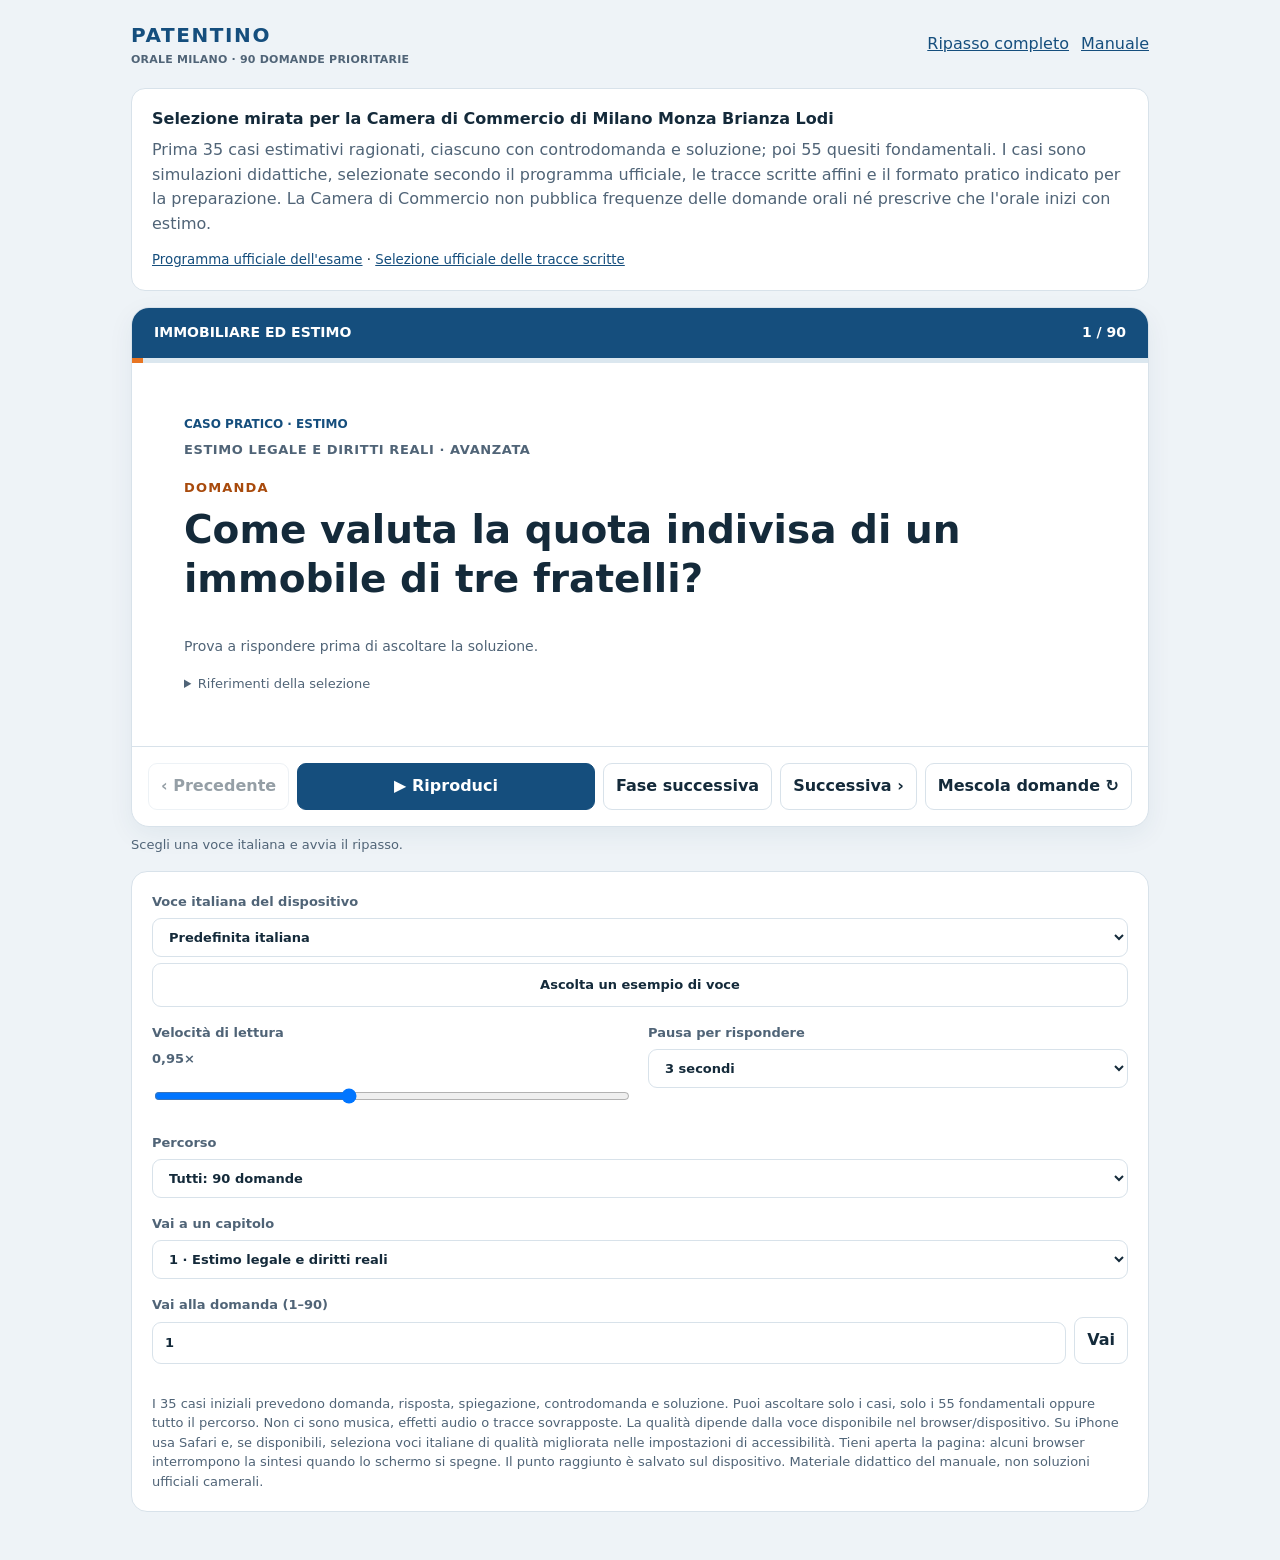
<file: orale-milano.html>
<!doctype html>
<html lang="it"><head><meta charset="utf-8"><meta name="viewport" content="width=device-width,initial-scale=1,viewport-fit=cover"><meta name="theme-color" content="#154e7d"><title>PATENTINO | Orale Milano – Domande prioritarie</title>
<style>
:root{color-scheme:light;--blue:#154e7d;--ink:#142a3a;--orange:#e87522;--paper:#fff;--muted:#506477;--line:#d8e2ea}*{box-sizing:border-box}body{margin:0;font:16px/1.55 system-ui,-apple-system,BlinkMacSystemFont,"Segoe UI",sans-serif;background:#eef3f7;color:var(--ink)}main{max-width:1050px;margin:auto;padding:20px 16px 48px}header{display:flex;align-items:center;justify-content:space-between;gap:16px;margin:0 0 20px}.brand{font-weight:850;letter-spacing:.08em;color:var(--blue);font-size:20px}.brand small{display:block;font-size:11px;letter-spacing:.02em;font-weight:600;color:var(--muted)}a{color:var(--blue)}.screen{background:white;border:1px solid var(--line);border-radius:18px;overflow:hidden;box-shadow:0 8px 26px #173e6010}.top{background:var(--blue);color:#fff;padding:14px 22px;display:flex;justify-content:space-between;gap:12px;font-size:14px;font-weight:600}.progress{height:5px;background:#dbe7ef}.progress b{height:100%;display:block;background:var(--orange);transition:width .2s}.content{padding:clamp(22px,5vw,52px);min-height:340px;display:flex;flex-direction:column;justify-content:center}.module{font-size:13px;font-weight:700;letter-spacing:.045em;color:var(--muted);text-transform:uppercase}.stage{font-size:13px;font-weight:800;color:#a84a0c;margin:18px 0 8px;letter-spacing:.09em}h1{font-size:clamp(23px,3.8vw,39px);line-height:1.25;margin:0 0 20px;overflow-wrap:anywhere}.body{font-size:clamp(17px,2.6vw,25px);line-height:1.6;white-space:pre-wrap;overflow-wrap:anywhere}.hint{font-size:14px;color:var(--muted);margin:12px 0 0}.controls{display:flex;align-items:center;flex-wrap:wrap;gap:8px;padding:16px;border-top:1px solid var(--line)}button,select,input{font:inherit;border:1px solid var(--line);border-radius:9px;background:white;color:var(--ink);padding:10px 12px;max-width:100%}button{cursor:pointer;font-weight:650;min-height:44px}button:disabled{opacity:.45;cursor:default}.primary{background:var(--blue);border-color:var(--blue);color:#fff;flex:1;min-width:145px}.settings{display:grid;grid-template-columns:repeat(2,minmax(0,1fr));gap:16px;background:#fff;padding:20px;margin-top:16px;border:1px solid var(--line);border-radius:16px}label{display:flex;flex-direction:column;gap:6px;font-size:13px;font-weight:650;color:var(--muted)}select{width:100%;color:var(--ink)}.inline{display:flex;align-items:center;gap:8px}.inline input{flex:1;min-width:0}.wide{grid-column:1/-1}.note{color:var(--muted);font-size:13px;line-height:1.5;margin-top:14px}#status{font-size:13px;color:var(--muted);min-height:1.5em;margin:8px 0}.question-picker{display:flex;gap:8px;align-items:end}.question-picker label{flex:1}.question-picker input{width:100%}.error{color:#a52719}button:focus-visible,select:focus-visible,input:focus-visible,a:focus-visible{outline:3px solid #e87522;outline-offset:2px}@media(max-width:600px){.settings{grid-template-columns:1fr}.wide{grid-column:auto}.content{min-height:350px}.top{font-size:12px;padding:12px 15px}.controls button{padding:9px 10px}.brand{font-size:17px}}@media(prefers-reduced-motion:reduce){*{transition:none!important}}
</style></head><body><main><header><div class="brand">PATENTINO<small>ORALE MILANO · 90 DOMANDE PRIORITARIE</small></div><div style="display:flex;gap:12px;flex-wrap:wrap;justify-content:flex-end"><a href="./videoripasso-voce.html">Ripasso completo</a><a href="./index.html">Manuale</a></div></header>
<section style="background:#fff;border:1px solid var(--line);border-radius:14px;padding:18px 20px;margin-bottom:16px"><strong>Selezione mirata per la Camera di Commercio di Milano Monza Brianza Lodi</strong><p style="margin:6px 0 10px;color:var(--muted)">Prima 35 casi estimativi ragionati, ciascuno con controdomanda e soluzione; poi 55 quesiti fondamentali. I casi sono simulazioni didattiche, selezionate secondo il programma ufficiale, le tracce scritte affini e il formato pratico indicato per la preparazione. La Camera di Commercio non pubblica frequenze delle domande orali né prescrive che l'orale inizi con estimo.</p><small><a href="https://www.milomb.camcom.it/materie-e-svolgimento-esame-mediatori" target="_blank" rel="noopener">Programma ufficiale dell'esame</a> · <a href="https://www.milomb.camcom.it/database-esami-selezione-domande-prove-scritte" target="_blank" rel="noopener">Selezione ufficiale delle tracce scritte</a></small></section>
<section class="screen" aria-label="Lettore didattico"><div class="top"><span id="sector">IMMOBILIARE ED ESTIMO</span><span id="counter">1 / 90</span></div><div class="progress"><b id="progress"></b></div><div class="content"><div id="case-type" style="font-size:12px;font-weight:800;color:var(--blue);margin-bottom:7px"></div><div id="module" class="module"></div><div id="stage" class="stage"></div><h1 id="question"></h1><div id="body" class="body"></div><p class="hint" id="hint"></p><details id="evidence" style="margin-top:16px;font-size:13px;color:var(--muted)"><summary>Riferimenti della selezione</summary><div id="evidence-body"></div></details></div><div class="controls"><button id="prev" type="button">‹ Precedente</button><button id="play" class="primary" type="button">▶ Avvia ripasso</button><button id="skip" type="button">Fase successiva</button><button id="next" type="button">Successiva ›</button><button id="mix" type="button" title="Estrai una nuova disposizione casuale delle 90 domande">Mescola domande ↻</button></div></section>
<p id="status" role="status">Scegli una voce italiana e avvia il ripasso.</p>
<section class="settings"><label class="wide">Voce italiana del dispositivo<select id="voice"><option value="">Predefinita italiana</option></select><button id="preview" type="button">Ascolta un esempio di voce</button></label><label>Velocità di lettura <span id="rateLabel">0,95×</span><input id="rate" type="range" min="0.75" max="1.25" step="0.05" value="0.95"></label><label>Pausa per rispondere<select id="delay"><option value="0">Nessuna</option><option value="3" selected>3 secondi</option><option value="5">5 secondi</option><option value="10">10 secondi</option></select></label><label class="wide">Percorso<select id="section"><option value="all">Tutti: 90 domande</option><option value="case">Solo casi estimativi: 35</option><option value="theory">Solo fondamentali: 55</option></select></label><label class="wide">Vai a un capitolo<select id="chapter"></select></label><div class="wide question-picker"><label>Vai alla domanda (1–90)<input type="number" id="jump" min="1" max="90" value="1"></label><button id="go" type="button">Vai</button></div><div class="wide note">I 35 casi iniziali prevedono domanda, risposta, spiegazione, controdomanda e soluzione. Puoi ascoltare solo i casi, solo i 55 fondamentali oppure tutto il percorso. Non ci sono musica, effetti audio o tracce sovrapposte. La qualità dipende dalla voce disponibile nel browser/dispositivo. Su iPhone usa Safari e, se disponibili, seleziona voci italiane di qualità migliorata nelle impostazioni di accessibilità. Tieni aperta la pagina: alcuni browser interrompono la sintesi quando lo schermo si spegne. Il punto raggiunto è salvato sul dispositivo. Materiale didattico del manuale, non soluzioni ufficiali camerali.</div></section></main>
<script id="data" type="application/json">[{"sector":"immobiliare","module":"Immobili speciali e scelta del procedimento","level":"AVANZATA","q":"Come valuterebbe una caserma dei Carabinieri?","a":"Definisco oggetto, scopo, data di stima, proprietà, disponibilità e destinazione legittima. Se è una piccola caserma ricavata in un edificio ordinario, cerco comparabili effettivamente simili, tenendo conto della destinazione e della possibilità di riuso. Se è una caserma privata locata all'amministrazione, posso stimare il reddito immobiliare netto. Per un complesso specialistico senza mercato né redditi attendibili considero il costo di sostituzione deprezzato, cioè valore dell'area più costo di un equivalente funzionale, rettificato per obsolescenze. Per una cascina storica dismessa verifico vincoli e fattibilità di una trasformazione.","e":"La caserma non è una categoria estimativa unica. Un ospedale può fornire dati indiretti su costi o caratteristiche specialistiche, ma non è automaticamente un comparabile di mercato. Verifico anche l'eventuale regime di bene pubblico e l'alienabilità.","follow":"Se è una caserma privata locata allo Stato con reddito netto annuo di 60.000 euro e saggio del 5%, quanto vale? E se la locazione scade tra due anni?","fa":"In capitalizzazione diretta, nell'ipotesi di reddito stabilizzato, 60.000 diviso 0,05 equivale a 1.200.000 euro. Con scadenza imminente analizzo invece i flussi residui, il rinnovo, il possibile sfitto, gli adeguamenti e il valore finale, senza presumere una rendita perpetua.","original":null,"trace":[{"line":498,"topic":"ESTIMO","question":"Che cos'è la comparazione?"},{"line":510,"topic":"ESTIMO","question":"Per l'estimo e gli standards valutativi Internazionali ed europei, il fondamentale metodo di stima consiste nel"},{"line":525,"topic":"ESTIMO","question":"Con quale criterio economico vengono valutati di prassi gli opifici?"},{"line":544,"topic":"ESTIMO","question":"Quando si utilizza la stima per capitalizzazione dei redditi nella valutazione del fabbricati?"}],"source":"https://ivsc.org/wp-content/uploads/2024/01/IVS-effective-31-January-2025.pdf","kind":"caso","n":1},{"sector":"immobiliare","module":"Immobili speciali e scelta del procedimento","level":"AVANZATA","q":"Come stimerebbe un ospedale pubblico ancora in funzione?","a":"Chiarisco se valuto i muri, un diritto d'uso, l'azienda sanitaria o il costo assicurativo. Per un ospedale specialistico privo di transazioni comparabili e di un reddito immobiliare identificabile, il costo di sostituzione deprezzato è un procedimento possibile. Valuto l'area e il costo di una struttura moderna equivalente, compresi impianti e costi accessori, detraendo degrado e obsolescenze. Verifico destinazione sanitaria, regime di proprietà e disponibilità.","e":"Il costo storico e il valore delle attrezzature sanitarie non sono il valore dei muri. Non tratto un bene pubblico non liberamente disponibile come un immobile ordinario.","follow":"E se fosse una clinica privata affittata a un operatore sanitario?","fa":"Cerco compravendite e canoni di strutture analoghe e considero il reddito netto, la durata della locazione, i costi e l'affidabilità del conduttore. L'approccio reddituale può diventare il principale, con il costo come eventuale riscontro.","original":null,"trace":[{"line":477,"topic":"ESTIMO","question":"Cos'è il costo di ricostruzione?"},{"line":498,"topic":"ESTIMO","question":"Che cos'è la comparazione?"},{"line":525,"topic":"ESTIMO","question":"Con quale criterio economico vengono valutati di prassi gli opifici?"},{"line":534,"topic":"ESTIMO","question":"La stima in base al costo di costruzione si utilizza"},{"line":544,"topic":"ESTIMO","question":"Quando si utilizza la stima per capitalizzazione dei redditi nella valutazione del fabbricati?"}],"source":"https://ivsc.org/wp-content/uploads/2024/01/IVS-effective-31-January-2025.pdf","kind":"caso","n":2},{"sector":"immobiliare","module":"Immobili speciali e scelta del procedimento","level":"AVANZATA","q":"Come valuta una chiesa sconsacrata?","a":"Verifico proprietà, cessazione della destinazione al culto, vincoli culturali e destinazioni ammesse. Cerco transazioni di edifici analoghi riconvertibili. Se una trasformazione è lecita, tecnicamente possibile e conveniente, stimo il valore finale meno costi, oneri, tempi, rischio e remunerazione imprenditoriale. Il costo deprezzato può essere pertinente per altre finalità o come controllo.","e":"Il pregio storico non comporta automaticamente un premio. La sconsacrazione non autorizza da sola il cambio d'uso. La tutela culturale può ridurre le alternative e aumentare i costi.","follow":"Un vincolo culturale impedisce sempre la vendita?","fa":"No. Occorre verificare il proprietario e la natura del vincolo. Il D.Lgs. 42/2004 disciplina, secondo il caso, autorizzazione all'alienazione, denuncia e prelazione pubblica. Non ogni bene vincolato è incommerciabile.","original":null,"trace":[{"line":517,"topic":"ESTIMO","question":"Quando si applica la stima in base al valore di trasformazione di un fabbricato?"},{"line":535,"topic":"ESTIMO","question":"Nel caso si voglia verificare la convenienza o meno di effettuare una ristrutturazione di un immobile quale procedimento occorre applicare?"},{"line":598,"topic":"URBANISTICA","question":"E' consentito, in caso di un intervento realizzato abusivamente , il rilascio del permesso in sanatoria al titolare dell'abuso che presenta domanda di sanatoria edilizia?"},{"line":604,"topic":"URBANISTICA","question":"La destinazione urbanistica di un'area cosa rappresenta?"},{"line":605,"topic":"URBANISTICA","question":"La legge n° 431 del 8 agosto 1985 introduceva il vincolo paesaggistico che comporta:"}],"source":"https://www.normattiva.it/","kind":"caso","n":3},{"sector":"immobiliare","module":"Immobili speciali e scelta del procedimento","level":"AVANZATA","q":"Come si stima una scuola privata o un asilo?","a":"Distinguo la proprietà dall'azienda scolastica. Se l'immobile è locato, analizzo il reddito netto e i canoni comparabili; se esiste un mercato di strutture simili confronto le transazioni. Per una struttura altamente specializzata senza mercato considero il costo di sostituzione deprezzato. Esamino dotazioni, accessibilità, sicurezza, aree esterne e destinazione legittima.","e":"Le rette scolastiche sono ricavi dell'attività, non automaticamente reddito dell'immobile. Un edificio funzionale a un solo uso può avere un mercato molto ristretto.","follow":"La scuola chiude e si vuole trasformarla in abitazioni: quale criterio?","fa":"Verifico l'ammissibilità urbanistica, tecnica ed economica. Se il progetto è fattibile, applico il valore di trasformazione, detraendo dal valore finale tutti i costi, tempi e rischi.","original":null,"trace":[{"line":498,"topic":"ESTIMO","question":"Che cos'è la comparazione?"},{"line":517,"topic":"ESTIMO","question":"Quando si applica la stima in base al valore di trasformazione di un fabbricato?"},{"line":534,"topic":"ESTIMO","question":"La stima in base al costo di costruzione si utilizza"},{"line":544,"topic":"ESTIMO","question":"Quando si utilizza la stima per capitalizzazione dei redditi nella valutazione del fabbricati?"},{"line":604,"topic":"URBANISTICA","question":"La destinazione urbanistica di un'area cosa rappresenta?"}],"source":"https://ivsc.org/wp-content/uploads/2024/01/IVS-effective-31-January-2025.pdf","kind":"caso","n":4},{"sector":"immobiliare","module":"Immobili speciali e scelta del procedimento","level":"AVANZATA","q":"Come valuta un albergo di quaranta camere?","a":"Chiarisco se stimo i muri, l'azienda o entrambi. Se l'albergo è locato, posso capitalizzare o attualizzare il canone netto sostenibile; se è gestito direttamente, analizzo la capacità di generare reddito separando costi operativi, compenso del gestore, avviamento e arredi dalla quota imputabile all'immobile. Confronto transazioni di alberghi per posizione, categoria e dotazioni.","e":"Il prezzo per camera è solo un parametro comparativo. Non capitalizzo il fatturato lordo come reddito fondiario; occupazione, stagionalità e investimenti futuri incidono sul valore.","follow":"Fattura un milione di euro l'anno: posso dividerlo per il 5%?","fa":"No. Venti milioni sarebbe il risultato aritmetico, ma il fatturato non è reddito immobiliare. Devo identificare il reddito netto pertinente, il rischio e il saggio coerente.","original":null,"trace":[{"line":498,"topic":"ESTIMO","question":"Che cos'è la comparazione?"},{"line":510,"topic":"ESTIMO","question":"Per l'estimo e gli standards valutativi Internazionali ed europei, il fondamentale metodo di stima consiste nel"},{"line":525,"topic":"ESTIMO","question":"Con quale criterio economico vengono valutati di prassi gli opifici?"},{"line":544,"topic":"ESTIMO","question":"Quando si utilizza la stima per capitalizzazione dei redditi nella valutazione del fabbricati?"}],"source":"https://ivsc.org/wp-content/uploads/2024/01/IVS-effective-31-January-2025.pdf","kind":"caso","n":5},{"sector":"immobiliare","module":"Immobili speciali e scelta del procedimento","level":"AVANZATA","q":"Come valuta un capannone industriale costruito su misura?","a":"Rilevo mercato industriale, superficie, altezza, portate, accessi, impianti, destinazione, ambiente e possibilità di riuso. Se trovo compravendite confrontabili, uso il metodo di mercato. Per un opificio molto specialistico posso ricorrere al costo di sostituzione deprezzato; se è locato analizzo il reddito immobiliare.","e":"Distinguo muri, impianti integrati, macchinari e azienda. Il costo pagato dal proprietario non garantisce un pari valore di mercato.","follow":"Il capannone è ben conservato ma troppo basso per i mezzi moderni. Quale deprezzamento?","fa":"Obsolescenza funzionale. Considero perdita di utilità, costi di adeguamento e minore domanda; non è soltanto vetustà fisica.","original":null,"trace":[{"line":477,"topic":"ESTIMO","question":"Cos'è il costo di ricostruzione?"},{"line":525,"topic":"ESTIMO","question":"Con quale criterio economico vengono valutati di prassi gli opifici?"},{"line":534,"topic":"ESTIMO","question":"La stima in base al costo di costruzione si utilizza"},{"line":543,"topic":"ESTIMO","question":"Quali sono le caratteristiche dei beni influenti sul valore?"}],"source":"https://ivsc.org/wp-content/uploads/2024/01/IVS-effective-31-January-2025.pdf","kind":"caso","n":6},{"sector":"immobiliare","module":"Immobili speciali e scelta del procedimento","level":"AVANZATA","q":"Come valuta un distributore di carburante?","a":"Distinguo area, fabbricati, impianti, autorizzazioni e azienda. Verifico titoli, contratti, accessi, destinazione e rischi ambientali. Confronto vendite o locazioni di impianti analoghi; uso il reddito se quello immobiliare è isolabile, o il costo deprezzato per componenti specialistiche senza mercato.","e":"Il fatturato del carburante non è il reddito dei muri. Serbatoi e contaminazioni possono comportare spese e vincoli importanti.","follow":"Se è chiuso e destinato alla demolizione?","fa":"Accerto la destinazione futura ammissibile e la presenza di obblighi ambientali. Stimo l'area o il progetto al netto di demolizione, smaltimento, bonifica, tempi e rischi.","original":null,"trace":[{"line":474,"topic":"ESTIMO","question":"Che stima si applica nel caso di un immobile da demolire per il suo pessimo stato?"},{"line":493,"topic":"ESTIMO","question":"Il valore di un'area da cosa dipende principalmente?"},{"line":517,"topic":"ESTIMO","question":"Quando si applica la stima in base al valore di trasformazione di un fabbricato?"},{"line":525,"topic":"ESTIMO","question":"Con quale criterio economico vengono valutati di prassi gli opifici?"}],"source":"https://ivsc.org/wp-content/uploads/2024/01/IVS-effective-31-January-2025.pdf","kind":"caso","n":7},{"sector":"immobiliare","module":"Immobili speciali e scelta del procedimento","level":"AVANZATA","q":"Come valuta un cinema o un teatro non più utilizzato?","a":"Verifico destinazioni consentite, vincoli e domanda. Cerco comparabili di immobili simili; per un'attività operativa distinguo reddito dell'impresa e reddito dei muri. Se è dismesso, considero una trasformazione legittima e conveniente, detraendo dal valore finale i costi di adeguamento, demolizione o recupero, tempi e rischi.","e":"Il costo storico del palcoscenico e degli impianti non è necessariamente recuperabile. Un edificio centrale non è automaticamente riconvertibile a residenza.","follow":"Posso applicare direttamente i prezzi delle abitazioni vicine?","fa":"No. Prima dimostro la possibilità di cambio d'uso e la fattibilità tecnica; poi valuto il progetto residuo, non gli appartamenti come se fossero già costruiti.","original":null,"trace":[{"line":474,"topic":"ESTIMO","question":"Che stima si applica nel caso di un immobile da demolire per il suo pessimo stato?"},{"line":517,"topic":"ESTIMO","question":"Quando si applica la stima in base al valore di trasformazione di un fabbricato?"},{"line":524,"topic":"ESTIMO","question":"Che cosa significa, in Estimo, Valore di Mercato\" di un immobile?\""},{"line":535,"topic":"ESTIMO","question":"Nel caso si voglia verificare la convenienza o meno di effettuare una ristrutturazione di un immobile quale procedimento occorre applicare?"}],"source":"https://ivsc.org/wp-content/uploads/2024/01/IVS-effective-31-January-2025.pdf","kind":"caso","n":8},{"sector":"immobiliare","module":"Immobili speciali e scelta del procedimento","level":"AVANZATA","q":"Come valuta un'autorimessa multipiano o un parcheggio a pagamento?","a":"Identifico se stimo i posti auto, l'edificio, la concessione o l'azienda. Per posti con mercato uso comparabili per dimensione, accesso e posizione. Per una gestione unitaria a reddito, stimo i flussi netti pertinenti al diritto, con costi, occupazione, manutenzioni e durata.","e":"Numero di posti e incasso lordo non sono da soli il valore. Una concessione o un diritto temporaneo modifica l'orizzonte reddituale.","follow":"Il diritto di gestione dura ancora dieci anni. Posso usare una rendita perpetua?","fa":"No. Attualizzo i benefici per la durata residua, considerando obblighi ed eventuale valore finale effettivamente spettante al titolare.","original":null,"trace":[{"line":482,"topic":"ESTIMO","question":"Di prassi negli immobili i parametri tecnici sono:"},{"line":498,"topic":"ESTIMO","question":"Che cos'è la comparazione?"},{"line":510,"topic":"ESTIMO","question":"Per l'estimo e gli standards valutativi Internazionali ed europei, il fondamentale metodo di stima consiste nel"},{"line":542,"topic":"ESTIMO","question":"Quali sono i problemi estimativi relativi ad un diritto di superficie?"},{"line":544,"topic":"ESTIMO","question":"Quando si utilizza la stima per capitalizzazione dei redditi nella valutazione del fabbricati?"}],"source":"https://ivsc.org/wp-content/uploads/2024/01/IVS-effective-31-January-2025.pdf","kind":"caso","n":9},{"sector":"immobiliare","module":"Immobili speciali e scelta del procedimento","level":"AVANZATA","q":"Come valuta un castello o una villa storica senza comparabili diretti?","a":"Analizzo vincoli, stato, conservazione, dimensioni, accessibilità e usi leciti. Estendo la ricerca a dimore analoghe anche in mercati più ampi, motivando le rettifiche. Se esiste una riconversione fattibile, ne studio il valore residuo; per finalità di costo considero il procedimento appropriato. Esplicito la maggiore incertezza.","e":"Il pregio storico non equivale a un coefficiente fisso. La manutenzione e la limitata domanda possono incidere negativamente.","follow":"Posso usare i prezzi al metro quadrato di appartamenti di lusso vicini?","fa":"Solo come riferimento indiretto e con motivazione: dimensione, costi, mercato e utilità sono diversi. Non applico automaticamente lo stesso prezzo unitario.","original":null,"trace":[{"line":498,"topic":"ESTIMO","question":"Che cos'è la comparazione?"},{"line":504,"topic":"ESTIMO","question":"Cosa comporta, nella stima analitica, la presenza di finiture di pregio straordinario?"},{"line":517,"topic":"ESTIMO","question":"Quando si applica la stima in base al valore di trasformazione di un fabbricato?"},{"line":521,"topic":"ESTIMO","question":"Una condizione estrinseca influente sul valore degli immobili è:"},{"line":543,"topic":"ESTIMO","question":"Quali sono le caratteristiche dei beni influenti sul valore?"}],"source":"https://ivsc.org/wp-content/uploads/2024/01/IVS-effective-31-January-2025.pdf","kind":"caso","n":10},{"sector":"immobiliare","module":"Trasformazione e terreni edificabili","level":"AVANZATA","q":"Come stima una cascina antica da trasformare in abitazioni?","a":"Accerto proprietà, stato legittimo, vincoli, accessi e possibilità di cambio d'uso. Studio un progetto realistico e stimo i ricavi delle abitazioni finite, detraendo lavori, oneri, tecnici, finanziamento, commercializzazione, tempi, rischio e utile. Verifico il residuo con vendite di immobili da recuperare.","e":"Il valore di trasformazione non è il valore finale meno la sola ristrutturazione. Se parte del complesso deve conservare la destinazione rurale, ne tengo conto.","follow":"Valore finale 900.000 euro, lavori 420.000, altri costi 90.000 e utile 120.000. Qual è il residuo statico?","fa":"270.000 euro. È un calcolo semplificato; per tempi significativi attualizzo i flussi e controllo che il rischio non sia contato due volte.","original":null,"trace":[{"line":474,"topic":"ESTIMO","question":"Che stima si applica nel caso di un immobile da demolire per il suo pessimo stato?"},{"line":517,"topic":"ESTIMO","question":"Quando si applica la stima in base al valore di trasformazione di un fabbricato?"},{"line":535,"topic":"ESTIMO","question":"Nel caso si voglia verificare la convenienza o meno di effettuare una ristrutturazione di un immobile quale procedimento occorre applicare?"},{"line":541,"topic":"ESTIMO","question":"Quali caratteristiche sono da considerare intrinseche per un fondo rustico ?"}],"source":"https://ivsc.org/wp-content/uploads/2024/01/IVS-effective-31-January-2025.pdf","kind":"caso","n":11},{"sector":"immobiliare","module":"Trasformazione e terreni edificabili","level":"AVANZATA","q":"Come stima un rudere da demolire su un lotto edificabile?","a":"Verifico PGT, indici, vincoli, titoli, possibilità di ricostruzione e bonifica. Se demolizione e ricostruzione sono ammissibili e convenienti, confronto terreni simili o stimo il progetto residuo. Il rudere può avere contributo negativo per demolizione, smaltimento e rischi.","e":"Non presumo che tutta la volumetria esistente sia recuperabile. La verifica urbanistica precede il calcolo.","follow":"Un lotto libero comparabile vale 200.000 euro e demolire il rudere costa 35.000. Qual è il valore indicativo?","fa":"165.000 euro, a parità delle altre condizioni e prima di ulteriori costi, tempi e rischi. Devo rettificare per eventuali differenti diritti edificatori.","original":null,"trace":[{"line":474,"topic":"ESTIMO","question":"Che stima si applica nel caso di un immobile da demolire per il suo pessimo stato?"},{"line":493,"topic":"ESTIMO","question":"Il valore di un'area da cosa dipende principalmente?"},{"line":505,"topic":"ESTIMO","question":"Nella stima delle aree fabbricabili quale criterio è generalmente più apprezzato?"},{"line":517,"topic":"ESTIMO","question":"Quando si applica la stima in base al valore di trasformazione di un fabbricato?"},{"line":539,"topic":"ESTIMO","question":"Per un'area fabbricabile, la superficie fondiaria è riferita:"},{"line":621,"topic":"URBANISTICA","question":"Che cosa si intende per area edificabile?"}],"source":"https://ivsc.org/wp-content/uploads/2024/01/IVS-effective-31-January-2025.pdf","kind":"caso","n":12},{"sector":"immobiliare","module":"Trasformazione e terreni edificabili","level":"AVANZATA","q":"Come valuta un terreno edificabile nel comune di Milano?","a":"Verifico CDU, PGT, usi consentiti, indice, superficie fondiaria o territoriale, cessioni, urbanizzazioni e vincoli. Confronto lotti analoghi per superficie fondiaria o capacità edificatoria, utilizzando parametri coerenti. In alternativa stimo il valore residuo del prodotto finito dopo costi, tempi, rischio e remunerazione.","e":"Due lotti di pari estensione possono avere capacità edificatorie diverse. Il catasto non determina la destinazione urbanistica.","follow":"Lotto di 1.000 metri quadrati e indice fondiario 0,8 metri quadrati per metro quadrato: cosa ottengo?","fa":"800 metri quadrati di superficie edificabile teorica, da verificare rispetto alle definizioni del piano, distanze, cessioni e altri vincoli. Non sono automaticamente 800 metri quadrati commerciali vendibili.","original":null,"trace":[{"line":493,"topic":"ESTIMO","question":"Il valore di un'area da cosa dipende principalmente?"},{"line":505,"topic":"ESTIMO","question":"Nella stima delle aree fabbricabili quale criterio è generalmente più apprezzato?"},{"line":539,"topic":"ESTIMO","question":"Per un'area fabbricabile, la superficie fondiaria è riferita:"},{"line":584,"topic":"URBANISTICA","question":"Che cosa si intende per superficie fondiaria?"},{"line":601,"topic":"URBANISTICA","question":"L'indice di edificabilità di un lotto edificabile è:"},{"line":621,"topic":"URBANISTICA","question":"Che cosa si intende per area edificabile?"},{"line":631,"topic":"URBANISTICA","question":"Che cosa sono le NTA?"},{"line":633,"topic":"URBANISTICA","question":"Quale è la differenza fondamentale tra PGT e PRG?"}],"source":"https://ivsc.org/wp-content/uploads/2024/01/IVS-effective-31-January-2025.pdf","kind":"caso","n":13},{"sector":"immobiliare","module":"Trasformazione e terreni edificabili","level":"AVANZATA","q":"Come valuta un appartamento al rustico o un cantiere interrotto?","a":"Cerco vendite comparabili allo stesso stato oppure stimo il bene finito detraendo costi e tempi di completamento, oneri, adeguamenti, rischi e margine necessario. Verifico titoli, stato delle opere, contratti e possibilità di ultimazione.","e":"La percentuale dei lavori eseguiti non corrisponde necessariamente alla percentuale del valore finale.","follow":"L'appartamento finito vale 300.000 euro e mancano 70.000 di lavori: vale 230.000?","fa":"È solo un primo residuo. Vanno considerati ulteriori costi, tempo, rischi e remunerazione, oltre alla reale possibilità di completare l'intervento.","original":null,"trace":[{"line":477,"topic":"ESTIMO","question":"Cos'è il costo di ricostruzione?"},{"line":505,"topic":"ESTIMO","question":"Nella stima delle aree fabbricabili quale criterio è generalmente più apprezzato?"},{"line":517,"topic":"ESTIMO","question":"Quando si applica la stima in base al valore di trasformazione di un fabbricato?"},{"line":535,"topic":"ESTIMO","question":"Nel caso si voglia verificare la convenienza o meno di effettuare una ristrutturazione di un immobile quale procedimento occorre applicare?"}],"source":"https://ivsc.org/wp-content/uploads/2024/01/IVS-effective-31-January-2025.pdf","kind":"caso","n":14},{"sector":"immobiliare","module":"Trasformazione e terreni edificabili","level":"AVANZATA","q":"Come valuta un negozio da trasformare in abitazione?","a":"Confronto valore commerciale attuale e valore residuo di una conversione lecita. Verifico PGT, cambio d'uso, requisiti igienico-sanitari, titolo edilizio e regolamento condominiale. Stimo il valore residenziale finale al netto di tutti i costi, tempi e rischi.","e":"Un C/1 non diventa abitazione mediante la sola variazione catastale. Il valore residenziale non è applicabile prima di verificare la conversione.","follow":"Se i costi superano l'incremento di valore ottenibile?","fa":"La trasformazione non è conveniente nelle ipotesi analizzate. Si valuta l'uso lecito, realizzabile ed economicamente più conveniente, non il ricavo lordo massimo.","original":null,"trace":[{"line":517,"topic":"ESTIMO","question":"Quando si applica la stima in base al valore di trasformazione di un fabbricato?"},{"line":535,"topic":"ESTIMO","question":"Nel caso si voglia verificare la convenienza o meno di effettuare una ristrutturazione di un immobile quale procedimento occorre applicare?"},{"line":589,"topic":"URBANISTICA","question":"Cosa significa SCIA?"},{"line":604,"topic":"URBANISTICA","question":"La destinazione urbanistica di un'area cosa rappresenta?"}],"source":"https://ivsc.org/wp-content/uploads/2024/01/IVS-effective-31-January-2025.pdf","kind":"caso","n":15},{"sector":"immobiliare","module":"Trasformazione e terreni edificabili","level":"AVANZATA","q":"Come stima un appartamento con abuso edilizio?","a":"Richiedo a un tecnico la ricostruzione dello stato legittimo e l'identificazione della difformità. Verifico tolleranze, possibilità di sanatoria o necessità di ripristino. Stimo nello stato effettivo considerando costi, tempi, rischio, limiti alla commerciabilità e al finanziamento.","e":"Catasto e agibilità non sanano l'abuso. Non considero certo un esito di sanatoria senza verificarne i presupposti.","follow":"La planimetria catastale rappresenta l'abuso e il Comune ha rilasciato agibilità: è urbanisticamente conforme?","fa":"Non necessariamente. Occorre verificare i titoli e lo stato legittimo secondo il DPR 380/2001; il mediatore deve comunicare le circostanze rilevanti conosciute o conoscibili con la dovuta diligenza.","original":null,"trace":[{"line":484,"topic":"ESTIMO","question":"Cosa hanno consentito di regolarizzare i condoni edilizi previsti dalla legge?"},{"line":520,"topic":"ESTIMO","question":"Un fabbricato abusivo presenta un proprio valore di mercato?"},{"line":598,"topic":"URBANISTICA","question":"E' consentito, in caso di un intervento realizzato abusivamente , il rilascio del permesso in sanatoria al titolare dell'abuso che presenta domanda di sanatoria edilizia?"},{"line":609,"topic":"URBANISTICA","question":"Per quali interventi, eseguiti in difformità delle normative urbanistiche, si incorre in sanzioni amministrative e penali?"},{"line":626,"topic":"URBANISTICA","question":"Cosa attesta il certificato di agibilità?"}],"source":"https://www.normattiva.it/","kind":"caso","n":16},{"sector":"immobiliare","module":"Immobili ordinari e a reddito","level":"AVANZATA","q":"Come valuta un attico di lusso senza vendite recenti nello stesso palazzo?","a":"Definisco il segmento e cerco transazioni assimilabili anche in zone vicine, confrontando piano, vista, esposizione, terrazzi, ascensore, stato e pertinenze. Rettifico le differenze con evidenza di mercato e dichiaro l'incertezza quando i dati sono scarsi.","e":"Non applico coefficienti universali al pregio né uso la media di annunci generici.","follow":"Il proprietario ha speso 150.000 euro di finiture: il valore aumenta della stessa somma?","fa":"No. Il costo sostenuto non misura necessariamente il contributo al valore. Stimo quanto un acquirente del segmento riconoscerebbe in più.","original":null,"trace":[{"line":480,"topic":"ESTIMO","question":"Costituisce una caratteristica intrinseca di una unità immobiliare residenziale"},{"line":498,"topic":"ESTIMO","question":"Che cos'è la comparazione?"},{"line":502,"topic":"ESTIMO","question":"Nella stesura della stima di un appartamento, le opere di finitura, l'ampiezza dei vani, gli infissi, si identificano con:"},{"line":504,"topic":"ESTIMO","question":"Cosa comporta, nella stima analitica, la presenza di finiture di pregio straordinario?"},{"line":512,"topic":"ESTIMO","question":"Qual è la differenza tra prezzo di mercato e valore di stima di un bene?"},{"line":521,"topic":"ESTIMO","question":"Una condizione estrinseca influente sul valore degli immobili è:"}],"source":"https://ivsc.org/wp-content/uploads/2024/01/IVS-effective-31-January-2025.pdf","kind":"caso","n":17},{"sector":"immobiliare","module":"Immobili ordinari e a reddito","level":"AVANZATA","q":"Come valuta un appartamento con terrazzo, cantina e box?","a":"Misuro superfici principali e accessorie e applico ragguagli coerenti con la finalità e i comparabili. Se il mercato valorizza il box separatamente, lo stimo a parte. Dichiaro i criteri utilizzati e controllo che il prezzo unitario non comprenda già le pertinenze.","e":"Superficie commerciale e catastale non sono necessariamente uguali. I coefficienti non sono automaticamente validi in ogni mercato.","follow":"Casa 100 metri quadrati, terrazzo 20 al 25%, cantina 10 al 20%, prezzo 2.000 euro al metro quadrato, box separato 18.000: quanto vale?","fa":"Superficie ragguagliata 107 metri quadrati; 107 per 2.000 dà 214.000, più 18.000 uguale 232.000 euro, nelle ipotesi indicate.","original":null,"trace":[{"line":482,"topic":"ESTIMO","question":"Di prassi negli immobili i parametri tecnici sono:"},{"line":500,"topic":"ESTIMO","question":"La superficie lorda complessiva di pavimento è:"},{"line":501,"topic":"ESTIMO","question":"Nel calcolo della superficie commerciale , come vengono conteggiati i muri interni di un'unità abitativa ?"},{"line":514,"topic":"ESTIMO","question":"Quali sono i principali parametri tecnici?"}],"source":"https://ivsc.org/wp-content/uploads/2024/01/IVS-effective-31-January-2025.pdf","kind":"caso","n":18},{"sector":"immobiliare","module":"Immobili ordinari e a reddito","level":"AVANZATA","q":"Come stima un appartamento locato a un canone inferiore al mercato?","a":"Esamino il diritto gravato da locazione, durata residua, opponibilità, canone, costi, rischio e condizioni di rilascio. Confronto vendite di immobili locati oppure attualizzo reddito contrattuale, spese e valore futuro alla scadenza.","e":"Non presumo che il bene sia libero né che il canone ridotto duri indefinitamente. Durata e differenza di canone incidono sul valore.","follow":"L'acquirente può far uscire subito l'inquilino?","fa":"No, se la locazione è opponibile: normalmente subentra nella posizione del locatore. La vendita non è di per sé causa di rilascio.","original":null,"trace":[{"line":510,"topic":"ESTIMO","question":"Per l'estimo e gli standards valutativi Internazionali ed europei, il fondamentale metodo di stima consiste nel"},{"line":544,"topic":"ESTIMO","question":"Quando si utilizza la stima per capitalizzazione dei redditi nella valutazione del fabbricati?"},{"line":573,"topic":"PUBBLICITÀ IMMOBILIARE","question":"I contratti di locazione di beni immobili, di durata superiore ai nove anni, devono essere trascritti?"}],"source":"https://ivsc.org/wp-content/uploads/2024/01/IVS-effective-31-January-2025.pdf","kind":"caso","n":19},{"sector":"immobiliare","module":"Immobili ordinari e a reddito","level":"AVANZATA","q":"Come valuta un negozio affittato a 2.000 euro mensili?","a":"Parto dal canone annuo e ricavo il reddito netto ordinario dopo costi del locatore, sfitto e rischio pertinente. Utilizzo un saggio ricavato da immobili comparabili o attualizzo i flussi se variabili. Controllo contratto, durata e rischio del conduttore.","e":"Il saggio deve essere coerente con il reddito. Nelle locazioni commerciali verifico anche eventuali prelazioni e indennità di avviamento nei casi previsti.","follow":"Canone lordo 24.000 euro, costi 4.000, saggio netto 5%: quale valore?","fa":"400.000 euro, pari a 20.000 diviso 0,05, assumendo reddito netto stabilizzato. Se la locazione scade presto, considero flussi e valore futuro.","original":null,"trace":[{"line":510,"topic":"ESTIMO","question":"Per l'estimo e gli standards valutativi Internazionali ed europei, il fondamentale metodo di stima consiste nel"},{"line":533,"topic":"ESTIMO","question":"La determinazione del saggio medio di capitalizzazione si ottiene"},{"line":544,"topic":"ESTIMO","question":"Quando si utilizza la stima per capitalizzazione dei redditi nella valutazione del fabbricati?"}],"source":"https://ivsc.org/wp-content/uploads/2024/01/IVS-effective-31-January-2025.pdf","kind":"caso","n":20},{"sector":"immobiliare","module":"Immobili ordinari e a reddito","level":"AVANZATA","q":"Come valuta un intero fabbricato di dieci appartamenti venduto in blocco?","a":"Valuto proprietà, occupazione, contratti, manutenzioni e parti comuni. Confronto compravendite in blocco o capitalizzo e attualizzo i redditi netti. Analizzo anche l'eventuale vendita frazionata, sottraendo tempi, costi di commercializzazione e rischi, se lecita e fattibile.","e":"La somma dei valori al dettaglio non coincide necessariamente con il valore di un compendio unitario.","follow":"Ogni appartamento vale singolarmente 150.000 euro. Il blocco vale necessariamente 1,5 milioni?","fa":"No. È un ricavo lordo potenziale da vendita frazionata. Le condizioni di un acquirente in blocco e i costi e tempi della vendita separata possono cambiare il valore.","original":null,"trace":[{"line":498,"topic":"ESTIMO","question":"Che cos'è la comparazione?"},{"line":510,"topic":"ESTIMO","question":"Per l'estimo e gli standards valutativi Internazionali ed europei, il fondamentale metodo di stima consiste nel"},{"line":515,"topic":"ESTIMO","question":"Quali sono le fasi principali nelle quali si articola la stima a valore di mercato?"},{"line":544,"topic":"ESTIMO","question":"Quando si utilizza la stima per capitalizzazione dei redditi nella valutazione del fabbricati?"}],"source":"https://ivsc.org/wp-content/uploads/2024/01/IVS-effective-31-January-2025.pdf","kind":"caso","n":21},{"sector":"immobiliare","module":"Immobili ordinari e a reddito","level":"AVANZATA","q":"Come valuta la nuda proprietà di un appartamento con usufruttuario anziano?","a":"Stimo piena proprietà e beneficio economico dell'usufrutto, considerando durata, redditi o utilità, spese, dati demografici e saggio appropriato. La nuda proprietà riflette la futura disponibilità del bene. Confronto eventuali transazioni di diritti analoghi.","e":"I coefficienti fiscali non sono automaticamente valori di mercato. L'usufrutto di una persona fisica non può eccederne la vita.","follow":"Piena proprietà 300.000 euro e usufrutto economicamente stimato 110.000. Quanto vale la nuda proprietà?","fa":"190.000 euro come differenza teorica, se le basi e le ipotesi coincidono. Il prezzo effettivo della nuda proprietà va confrontato con il suo mercato.","original":null,"trace":[{"line":470,"topic":"ESTIMO","question":"A cosa corrisponde il reddito netto dell'usufruttuario?"},{"line":490,"topic":"ESTIMO","question":"Il valore del diritto di usufrutto si ottiene:"},{"line":545,"topic":"ESTIMO","question":"Un alloggio gravato da diritto di usufrutto ha un valore di mercato pari al :"},{"line":55,"topic":"DIRITTO CIVILE","question":"Che cosa attribuisce l’usufrutto al titolare del diritto?"},{"line":62,"topic":"DIRITTO CIVILE","question":"La durata dell’usufrutto può eccedere la vita dell’usufruttuario?"}],"source":"https://ivsc.org/wp-content/uploads/2024/01/IVS-effective-31-January-2025.pdf","kind":"caso","n":22},{"sector":"immobiliare","module":"Estimo legale e diritti reali","level":"AVANZATA","q":"Come valuta un immobile gravato da ipoteca?","a":"Distinguo il valore immobiliare dal debito del proprietario. Stimo il bene con il procedimento appropriato e verifico iscrizione, grado, debito residuo e modalità di liberazione. Le condizioni particolari del diritto trasferito devono essere esplicitate.","e":"L'importo dell'iscrizione può essere superiore al debito. L'ipoteca non impedisce automaticamente la vendita e non va sottratta meccanicamente dal valore.","follow":"Casa da 250.000 euro, ipoteca iscritta per 300.000 e debito residuo 100.000: quali valori?","fa":"Il bene vale 250.000 nelle ipotesi date; la posizione netta teorica del proprietario è 150.000 prima di spese. Per il rogito verifico conteggio estintivo e modalità di cancellazione o accordo.","original":null,"trace":[{"line":9,"topic":"DIRITTO CIVILE","question":"Cosa determina il grado di un'ipoteca?"},{"line":32,"topic":"DIRITTO CIVILE","question":"Da che cosa dipende il grado dell’ipoteca?"},{"line":519,"topic":"ESTIMO","question":"Se si vende un immobile ipotecato, si deve necessariamente estinguere il relativo mutuo?"},{"line":566,"topic":"MUTUI","question":"Nel caso in cui su un immobile gravi un mutuo ipotecario, il suo valore, come può essere determinato?"},{"line":574,"topic":"PUBBLICITÀ IMMOBILIARE","question":"Con quale atto può essere ottenuta la cancellazione dell'ipoteca volontaria dopo il 03/04/2007?"}],"source":"https://ivsc.org/wp-content/uploads/2024/01/IVS-effective-31-January-2025.pdf","kind":"caso","n":23},{"sector":"immobiliare","module":"Estimo legale e diritti reali","level":"AVANZATA","q":"Come stima un terreno attraversato da una servitù di passaggio?","a":"Verifico titolo, localizzazione, esercizio, ampiezza, opponibilità e impatto. Confronto il valore del fondo senza servitù e quello gravato, considerando accesso, privacy, edificabilità e utilizzabilità del residuo. Per la servitù coattiva verifico anche la disciplina dell'indennità.","e":"Non si perde automaticamente la proprietà della striscia gravata. Il pregiudizio può interessare l'intero fondo.","follow":"La servitù occupa 50 metri quadrati: basta moltiplicare per il prezzo unitario?","fa":"No. Il danno dipende dall'effettiva perdita di utilità e può riguardare anche il residuo; l'indennità legale segue le disposizioni applicabili.","original":null,"trace":[{"line":12,"topic":"DIRITTO CIVILE","question":"E' ammissibile una servitù fra due fondi appartenenti allo stesso proprietario?"},{"line":13,"topic":"DIRITTO CIVILE","question":"E' possibile che una servitù sia costituita su un fondo senza il volere del proprietario?"},{"line":471,"topic":"ESTIMO","question":"Attribuire un valore complementare ad un bene immobile significa:"},{"line":494,"topic":"ESTIMO","question":"In caso di esproprio parziale di un bene per pubblica utilità è rispondente ricercare:"},{"line":529,"topic":"ESTIMO","question":"Il valore complementare come criterio di stima è normalmente utilizzato in caso di:"}],"source":"https://www.normattiva.it/","kind":"caso","n":24},{"sector":"immobiliare","module":"Estimo legale e diritti reali","level":"AVANZATA","q":"Come valuta una porzione di terreno espropriata per una strada?","a":"Distinguo valore di mercato e indennità di esproprio. Nell'esproprio parziale, se ricorrono i presupposti, confronto il valore del bene prima con quello del residuo dopo l'esproprio, ai sensi dell'art. 33 del DPR 327/2001. Verifico natura del fondo, accesso, forma e produttività residua.","e":"L'indennità non è necessariamente il semplice valore della superficie sottratta: dipende dalla disciplina specifica.","follow":"Fondo intero 500.000 euro, residuo dopo l'esproprio 380.000. Qual è il decremento?","fa":"120.000 euro nell'esempio. È il differenziale estimativo; l'indennità concreta richiede l'applicazione della normativa pertinente.","original":null,"trace":[{"line":471,"topic":"ESTIMO","question":"Attribuire un valore complementare ad un bene immobile significa:"},{"line":494,"topic":"ESTIMO","question":"In caso di esproprio parziale di un bene per pubblica utilità è rispondente ricercare:"},{"line":529,"topic":"ESTIMO","question":"Il valore complementare come criterio di stima è normalmente utilizzato in caso di:"}],"source":"https://www.normattiva.it/","kind":"caso","n":25},{"sector":"immobiliare","module":"Estimo legale e diritti reali","level":"AVANZATA","q":"Come valuta il danno di un immobile dopo un incendio?","a":"Definisco se si tratta di risarcimento, assicurazione o stima post-sinistro. Rilevo danni e costi di ripristino, eventuali miglioramenti, perdita di utilizzabilità e minor valore dopo il ripristino. Confronto valori ante e post se pertinente e applico legge o polizza.","e":"Non sommo due volte lo stesso pregiudizio. Il costo di ricostruzione e il danno economico sono grandezze diverse.","follow":"Ripristino 30.000 euro e perdita di valore prima dei lavori 30.000: danno totale 60.000?","fa":"No, se il ripristino elimina interamente la perdita, le due misure rappresentano lo stesso danno. Ulteriori pregiudizi devono essere autonomi e dimostrati.","original":null,"trace":[{"line":477,"topic":"ESTIMO","question":"Cos'è il costo di ricostruzione?"},{"line":495,"topic":"ESTIMO","question":"In un fabbricato danneggiato (p.e. da un incendio) la parte danneggiata si stima sulla base del valore di:"},{"line":534,"topic":"ESTIMO","question":"La stima in base al costo di costruzione si utilizza"}],"source":"https://ivsc.org/wp-content/uploads/2024/01/IVS-effective-31-January-2025.pdf","kind":"caso","n":26},{"sector":"immobiliare","module":"Estimo legale e diritti reali","level":"AVANZATA","q":"Come valuta il diritto di sopraelevare un condominio?","a":"Verifico titolo, art. 1127 c.c., capacità statica, aspetto architettonico, aria e luce, e fattibilità urbanistica. Stimo il valore della superficie nuova al netto di costi, oneri, tempi, rischio, utile e indennità spettante agli altri condomini.","e":"Il diritto civilistico non garantisce il permesso edilizio. Valore del diritto e indennità sono distinti.","follow":"Come si determina in generale l'indennità di sopraelevazione?","fa":"Secondo l'art. 1127, valore attuale dell'area occupata dalla nuova fabbrica diviso per il numero dei piani compreso quello da edificare, detratta la quota spettante a chi sopraeleva. Il caso concreto va ricostruito in base ai titoli.","original":null,"trace":[{"line":426,"topic":"CONDOMINIO","question":"Che cosa si intende per valore attuale dell'area\" nel calcolo dell'indennizzo nel caso di sopraelevazione?\""},{"line":434,"topic":"CONDOMINIO","question":"Il valore di sopraelevazione di un fabbricato corrisponde:"},{"line":437,"topic":"CONDOMINIO","question":"In caso di sopraelevazione , l'indennità da corrispondere agli altri proprietari ha ragione d'essere perché"},{"line":441,"topic":"CONDOMINIO","question":"In un edificio condominiale si può sopraelevare di due piani?"},{"line":461,"topic":"CONDOMINIO","question":"Se l'unità immobiliare è in usufrutto, chi ha diritto di voto all'assemblea?"},{"line":464,"topic":"CONDOMINIO","question":"L'ammontare dell'indennizzo spettante a tutti i condomini, in caso di sopraelevazione, scaturisce da"}],"source":"https://www.normattiva.it/","kind":"caso","n":27},{"sector":"immobiliare","module":"Estimo legale e diritti reali","level":"AVANZATA","q":"Come valuta la quota indivisa di un immobile di tre fratelli?","a":"Stimo l'intero immobile e distinguo valore proporzionale, valore della quota ceduta separatamente e massa da dividere. Considero possibilità di accordo e divisione, godimento, costi, tempi e domanda di quote indivise.","e":"La quota ideale non identifica una porzione materiale. Non applico una percentuale di sconto arbitraria.","follow":"L'immobile intero vale 360.000 euro: quanto vale un terzo?","fa":"120.000 euro è il valore proporzionale; il valore di mercato della quota separata può differire. Per la divisione verifico comoda divisibilità, assegnazioni e conguagli.","original":null,"trace":[{"line":77,"topic":"DIRITTO CIVILE","question":"La stima della massa dividenda dei beni, nelle successioni , viene fatta secondo il probabile valore di"},{"line":512,"topic":"ESTIMO","question":"Qual è la differenza tra prezzo di mercato e valore di stima di un bene?"},{"line":524,"topic":"ESTIMO","question":"Che cosa significa, in Estimo, Valore di Mercato\" di un immobile?\""}],"source":"https://ivsc.org/wp-content/uploads/2024/01/IVS-effective-31-January-2025.pdf","kind":"caso","n":28},{"sector":"immobiliare","module":"Estimo legale e diritti reali","level":"AVANZATA","q":"Come valuta un appartamento in diritto di superficie con durata residua ventennale?","a":"Accerto proprietà del terreno, convenzione, durata, canoni, vincoli al prezzo e condizioni di scadenza. Confronto diritti analoghi o attualizzo i benefici economici per il periodo residuo, includendo soltanto l'eventuale valore finale spettante.","e":"Un diritto a termine non equivale a piena proprietà perpetua. Le convenzioni edilizie possono imporre limiti specifici.","follow":"Alla scadenza il superficiario mantiene sempre il fabbricato?","fa":"No. In linea generale, alla scadenza il proprietario del suolo acquista la costruzione ai sensi dell'art. 953 c.c., ferme le condizioni applicabili al caso.","original":null,"trace":[{"line":29,"topic":"DIRITTO CIVILE","question":"In che cosa consiste il diritto di superficie?"},{"line":542,"topic":"ESTIMO","question":"Quali sono i problemi estimativi relativi ad un diritto di superficie?"},{"line":583,"topic":"URBANISTICA","question":"Che cosa si intende per edilizia convenzionata?"},{"line":622,"topic":"URBANISTICA","question":"Chi concede il diritto di superficie per l'edilizia economica popolare?"}],"source":"https://www.normattiva.it/","kind":"caso","n":29},{"sector":"immobiliare","module":"Estimo agrario e mercato","level":"AVANZATA","q":"Come valuta un fondo agricolo irriguo con fabbricati rurali?","a":"Rilevo suolo, colture, irrigazione, produttività, accesso, forma, contratti e vincoli. Confronto vendite di fondi simili o capitalizzo il reddito fondiario netto ordinario, distinto dal reddito dell'impresa. Valuto i fabbricati per il contributo al fondo ed eventuali usi autonomi leciti.","e":"Rendite catastali e valori agricoli medi non equivalgono automaticamente al prezzo di mercato. Evito di contare due volte i fabbricati.","follow":"Il fondo è affittato a un coltivatore diretto: quali verifiche aggiunge?","fa":"Durata, canone, opponibilità e condizioni per eventuale prelazione agraria; non presumo che il terreno sia liberamente disponibile.","original":null,"trace":[{"line":350,"topic":"CATASTO","question":"Chi è tenuto a pagare le imposte relative al reddito agrario nel caso di fondo affittato?"},{"line":358,"topic":"CATASTO","question":"Che cosa rappresenta il reddito agrario?"},{"line":475,"topic":"ESTIMO","question":"Come si può valutare un fabbricato agricolo eccedente l'ordinarietà?"},{"line":541,"topic":"ESTIMO","question":"Quali caratteristiche sono da considerare intrinseche per un fondo rustico ?"}],"source":"https://ivsc.org/wp-content/uploads/2024/01/IVS-effective-31-January-2025.pdf","kind":"caso","n":30},{"sector":"immobiliare","module":"Estimo agrario e mercato","level":"AVANZATA","q":"Come valuta un vigneto o un frutteto produttivo?","a":"Considero terreno, varietà, età e durata produttiva residua, rendimenti, accessi, irrigazione, vincoli e costi futuri. Confronto fondi analoghi oppure attualizzo il reddito fondiario netto lungo il ciclo, includendo il rinnovo se pertinente. Distinguo suolo, impianto e azienda.","e":"Il reddito di un'annata non è necessariamente ordinario. Le piante hanno durata finita e non si può capitalizzare all'infinito il reddito corrente senza considerare il rinnovo.","follow":"Due vigneti della stessa estensione, uno nuovo e uno a fine ciclo, hanno lo stesso valore?","fa":"Non necessariamente: investimenti, tempi di entrata in produzione, produttività e sostituzione delle piante modificano i flussi e l'utilità.","original":null,"trace":[{"line":498,"topic":"ESTIMO","question":"Che cos'è la comparazione?"},{"line":533,"topic":"ESTIMO","question":"La determinazione del saggio medio di capitalizzazione si ottiene"},{"line":541,"topic":"ESTIMO","question":"Quali caratteristiche sono da considerare intrinseche per un fondo rustico ?"},{"line":543,"topic":"ESTIMO","question":"Quali sono le caratteristiche dei beni influenti sul valore?"}],"source":"https://ivsc.org/wp-content/uploads/2024/01/IVS-effective-31-January-2025.pdf","kind":"caso","n":31},{"sector":"immobiliare","module":"Estimo agrario e mercato","level":"AVANZATA","q":"Come valuta un fondo con colture già in maturazione?","a":"Distinguo valore del terreno e valore dei frutti pendenti, evitando duplicazioni. Per i frutti considero ricavi attesi meno costi ancora necessari, rischio e tempo; per anticipazioni colturali considero le spese sostenute secondo fase e scopo. Verifico a chi spettano i prodotti.","e":"Costo già sostenuto e valore futuro sono diversi; conta la data di stima.","follow":"Ricavi attesi 28.000 euro, costi futuri 8.000: quale risultato preliminare?","fa":"20.000 euro prima delle ulteriori rettifiche. Non si aggiunge automaticamente al valore del fondo se questo già comprende le colture.","original":null,"trace":[{"line":526,"topic":"ESTIMO","question":"Cosa si intende per momento di stima?"},{"line":541,"topic":"ESTIMO","question":"Quali caratteristiche sono da considerare intrinseche per un fondo rustico ?"},{"line":543,"topic":"ESTIMO","question":"Quali sono le caratteristiche dei beni influenti sul valore?"}],"source":"https://ivsc.org/wp-content/uploads/2024/01/IVS-effective-31-January-2025.pdf","kind":"caso","n":32},{"sector":"immobiliare","module":"Estimo agrario e mercato","level":"AVANZATA","q":"Come valuta un terreno agricolo che potrebbe diventare edificabile?","a":"Parto dalla destinazione vigente. Se il mercato riconosce un premio per una concreta prospettiva di cambio di destinazione, considero probabilità, tempi, costi e rischio con comparabili appropriati. Distinguo il valore attuale da una stima condizionata a futura edificabilità.","e":"Una semplice aspettativa non crea un diritto edificatorio. Il PGT vigente e gli atti realmente approvati sono decisivi.","follow":"Posso applicare il prezzo dei lotti già edificabili vicini?","fa":"No: i diritti sono differenti. Posso usare terreni agricoli con prospettive analoghe oppure sviluppare scenari separati e motivati.","original":null,"trace":[{"line":493,"topic":"ESTIMO","question":"Il valore di un'area da cosa dipende principalmente?"},{"line":539,"topic":"ESTIMO","question":"Per un'area fabbricabile, la superficie fondiaria è riferita:"},{"line":604,"topic":"URBANISTICA","question":"La destinazione urbanistica di un'area cosa rappresenta?"},{"line":621,"topic":"URBANISTICA","question":"Che cosa si intende per area edificabile?"},{"line":633,"topic":"URBANISTICA","question":"Quale è la differenza fondamentale tra PGT e PRG?"}],"source":"https://ivsc.org/wp-content/uploads/2024/01/IVS-effective-31-January-2025.pdf","kind":"caso","n":33},{"sector":"immobiliare","module":"Estimo agrario e mercato","level":"AVANZATA","q":"Come valuta un bosco con legname utilizzabile e vincoli ambientali?","a":"Rilevo specie, età, quantità legnosa, accessibilità, pendenza, piano di gestione e vincoli. Confronto fondi forestali analoghi o attualizzo i ricavi netti di utilizzazioni consentite, con costi e tempi. Distinguo suolo e soprassuolo quando richiesto.","e":"Il valore del legname al prezzo di vendita non è il valore del bosco. Vanno considerati costi di taglio, esbosco, trasporto e cicli produttivi.","follow":"Se il vincolo impedisce il taglio ipotizzato?","fa":"Non posso capitalizzare quei ricavi come certi. Rivedo le utilizzazioni consentite, l'orizzonte di stima e gli altri benefici economicamente pertinenti.","original":null,"trace":[{"line":493,"topic":"ESTIMO","question":"Il valore di un'area da cosa dipende principalmente?"},{"line":526,"topic":"ESTIMO","question":"Cosa si intende per momento di stima?"},{"line":541,"topic":"ESTIMO","question":"Quali caratteristiche sono da considerare intrinseche per un fondo rustico ?"},{"line":543,"topic":"ESTIMO","question":"Quali sono le caratteristiche dei beni influenti sul valore?"}],"source":"https://ivsc.org/wp-content/uploads/2024/01/IVS-effective-31-January-2025.pdf","kind":"caso","n":34},{"sector":"immobiliare","module":"Estimo agrario e mercato","level":"AVANZATA","q":"Come valuta un immobile in una zona dove trova soltanto annunci e quotazioni OMI?","a":"Cerco transazioni verificabili e dati in mercati assimilabili, utilizzando le quotazioni OMI come informazione orientativa. Analizzo prezzi richiesti, tempi di esposizione, differenze e possibili sconti supportati da evidenza. Se i dati sono scarsi confronto altri procedimenti pertinenti e dichiaro incertezza e limiti.","e":"Le quotazioni OMI non sono una stima puntuale, e gli annunci non dimostrano il prezzo effettivo di scambio.","follow":"Cinque annunci chiedono in media 3.000 euro al metro quadrato: può garantire quel prezzo?","fa":"No. Devo controllare che siano comparabili e che i valori siano compatibili con transazioni reali. Una stima è un giudizio motivato, non una garanzia di vendita.","original":null,"trace":[{"line":498,"topic":"ESTIMO","question":"Che cos'è la comparazione?"},{"line":511,"topic":"ESTIMO","question":"Che cosa si intende per prezzo di mercato?"},{"line":512,"topic":"ESTIMO","question":"Qual è la differenza tra prezzo di mercato e valore di stima di un bene?"},{"line":515,"topic":"ESTIMO","question":"Quali sono le fasi principali nelle quali si articola la stima a valore di mercato?"},{"line":524,"topic":"ESTIMO","question":"Che cosa significa, in Estimo, Valore di Mercato\" di un immobile?\""}],"source":"https://ivsc.org/wp-content/uploads/2024/01/IVS-effective-31-January-2025.pdf","kind":"caso","n":35},{"n":36,"sector":"immobiliare","module":"Estimo generale e urbano","level":"STANDARD","q":"Che cos'è l'estimo e quali sono i principali aspetti economici di un bene?","a":"L'estimo è la disciplina che formula giudizi motivati di valore riferiti a uno scopo, una data e condizioni definite. I criteri classici sono valore di mercato, di costo, di trasformazione, complementare e di surrogazione; la capitalizzazione dei redditi è un procedimento di stima e nella tradizione didattica viene anche esaminata come aspetto economico.","e":"Il criterio si sceglie in base al quesito. Un appartamento ordinario si confronta con il mercato; per la convenienza di una trasformazione si confrontano valore finale e costi. I criteri non sono valori da sommare.","original":298,"trace":[{"line":497,"topic":"ESTIMO","question":"L'estimo è una disciplina che"},{"line":518,"topic":"ESTIMO","question":"Quanti sono gli aspetti economici o criteri di valutazione ?"},{"line":524,"topic":"ESTIMO","question":"Che cosa significa, in Estimo, Valore di Mercato\" di un immobile?\""}],"kind":"teoria"},{"n":37,"sector":"immobiliare","module":"Estimo generale e urbano","level":"STANDARD","q":"Spiega stima sintetica e analitica e risolvi un caso applicativo.","a":"La stima sintetica usa confronti o parametri; quella analitica esplicita componenti e passaggi. La stima sintetica monoparametrica usa V = S × p quando superficie e prezzo sono omogenei; la pluriparametrica controlla più attributi. Analitica può significare calcolo reddituale, computo costi o flussi attualizzati. L'affidabilità non dipende dal numero delle formule.","e":"95 m² × 2.080 euro/m² = 197.600 euro, prima di verifica di pertinenze e aggiustamenti. Attenzione: Una media aritmetica senza fonti resta una congettura.","original":337,"trace":[{"line":513,"topic":"ESTIMO","question":"Quale tra le seguenti metodologie estimative si può definire analitica?"},{"line":538,"topic":"ESTIMO","question":"Cosa si intende per procedimento di stima?"}],"kind":"teoria"},{"n":38,"sector":"immobiliare","module":"Estimo generale e urbano","level":"STANDARD","q":"Qual è la differenza tra valore e prezzo?","a":"Il prezzo è l’importo concretamente pattuito nello scambio; il valore è un giudizio estimativo riferito a scopo, data e condizioni definite.","e":"Un immobile pubblicizzato a 250.000 euro e venduto a 225.000 euro presenta un prezzo richiesto diverso dal prezzo effettivo; nessuno dei due, isolatamente, dimostra il valore di mercato di un altro bene.","original":249,"trace":[{"line":511,"topic":"ESTIMO","question":"Che cosa si intende per prezzo di mercato?"},{"line":512,"topic":"ESTIMO","question":"Qual è la differenza tra prezzo di mercato e valore di stima di un bene?"}],"kind":"teoria"},{"n":39,"sector":"immobiliare","module":"Estimo generale e urbano","level":"STANDARD","q":"Spiega ordinarietà e normalità di mercato e risolvi un caso applicativo.","a":"L'ordinarietà richiama condizioni usuali nel segmento esaminato. Finiture fuori standard, condizioni eccezionali e vantaggi specifici possono richiedere rettifiche motivate. Le caratteristiche intrinseche riguardano il bene; quelle estrinseche il contesto. I coefficienti non sono tariffe universali.","e":"Una piscina costata 90.000 euro non comporta necessariamente un identico aumento di valore. Attenzione: Non trasferire il costo di un miglioramento direttamente sul valore.","original":335,"trace":[{"line":537,"topic":"ESTIMO","question":"Nell'estimo, da un punto di vista statistico, per ordinarietà si intende:"}],"kind":"teoria"},{"n":40,"sector":"immobiliare","module":"Estimo generale e urbano","level":"STANDARD","q":"Spiega valore di costo e ricostruzione e risolvi un caso applicativo.","a":"Importo necessario per produrre, ricostruire o sostituire un bene secondo ipotesi definite. Costo a nuovo, di riproduzione e di sostituzione possono differire; un fabbricato esistente richiede deprezzamento quando appropriato. Il costo storico non coincide con costo attuale o valore di mercato.","e":"Ricostruzione a nuovo 300.000 euro; obsolescenza motivata 70.000: contributo 230.000 prima del valore dell'area. Attenzione: Non confondere preventivo dei lavori e valore complessivo del fabbricato.","original":342,"trace":[{"line":477,"topic":"ESTIMO","question":"Cos'è il costo di ricostruzione?"},{"line":487,"topic":"ESTIMO","question":"Che cos'è il costo di un bene economico?"},{"line":534,"topic":"ESTIMO","question":"La stima in base al costo di costruzione si utilizza"}],"kind":"teoria"},{"n":41,"sector":"immobiliare","module":"Estimo generale e urbano","level":"STANDARD","q":"Spiega valore di trasformazione e risolvi un caso applicativo.","a":"Valore ricavato dal prodotto finale al netto delle componenti economiche necessarie alla trasformazione. Nel modello residuale si considerano ricavi dopo trasformazione, opere, professionisti, permessi, commercializzazione, tempi, finanza, rischio e utile. A progetti pluriennali si applica opportunamente una forma dinamica.","e":"Prodotto finito 1.200.000 euro; costi e remunerazione complessivi 940.000: residuo statico 260.000. Attenzione: Non sottrarre soltanto il prezzo dell'impresa edile.","original":343,"trace":[{"line":517,"topic":"ESTIMO","question":"Quando si applica la stima in base al valore di trasformazione di un fabbricato?"},{"line":535,"topic":"ESTIMO","question":"Nel caso si voglia verificare la convenienza o meno di effettuare una ristrutturazione di un immobile quale procedimento occorre applicare?"}],"kind":"teoria"},{"n":42,"sector":"immobiliare","module":"Estimo generale e urbano","level":"STANDARD","q":"Spiega valore complementare e risolvi un caso applicativo.","a":"Differenza di valore tra intero prima e parte residua dopo una sottrazione o modificazione. È importante per espropri parziali, danni, servitù e distacchi quando il residuo cambia utilità. La perdita non è automaticamente proporzionale ai metri quadrati sottratti.","e":"Terreno completo 180.000 euro, residuo dopo esproprio 137.000: valore complementare 43.000. Attenzione: Non trascurare perdita di accesso o peggioramento funzionale.","original":344,"trace":[{"line":471,"topic":"ESTIMO","question":"Attribuire un valore complementare ad un bene immobile significa:"},{"line":494,"topic":"ESTIMO","question":"In caso di esproprio parziale di un bene per pubblica utilità è rispondente ricercare:"},{"line":529,"topic":"ESTIMO","question":"Il valore complementare come criterio di stima è normalmente utilizzato in caso di:"}],"kind":"teoria"},{"n":43,"sector":"immobiliare","module":"Estimo generale e urbano","level":"STANDARD","q":"Spiega valore di surrogazione e risolvi un caso applicativo.","a":"Valore ricercato mediante un bene alternativo di utilità equivalente. La surrogazione richiede equivalenza sostanziale della funzione, tempi e rischi comparabili e una base economica motivata. È utile dove un bene identico ha pochi confronti ma l'utilità si può ottenere con altre soluzioni.","e":"Un manufatto speciale può essere surrogato dal costo della soluzione alternativa di medesima utilità. Attenzione: Un sostituto di forma simile ma utilità diversa non è equivalente.","original":345,"trace":[{"line":530,"topic":"ESTIMO","question":"Per quali beni è applicabile il valore di surrogazione?"}],"kind":"teoria"},{"n":44,"sector":"immobiliare","module":"Estimo generale e urbano","level":"STANDARD","q":"Spiega capitalizzazione diretta v = r / i e risolvi un caso applicativo.","a":"Per reddito annuale stabilizzato e durevole un modello semplice è V = R/i. R è reddito netto annuo e i saggio in forma decimale; l'ipotesi di reddito costante e perpetuo non è adatta a qualsiasi situazione. Diritti temporanei richiedono specifici fattori di attualizzazione.","e":"R = 12.600 euro e i = 4,5% → V = 12.600/0,045 = 280.000 euro. Attenzione: Non dividere 12.600 per 4,5 e non trattare canone temporaneo come perpetuo.","original":364,"trace":[{"line":510,"topic":"ESTIMO","question":"Per l'estimo e gli standards valutativi Internazionali ed europei, il fondamentale metodo di stima consiste nel"},{"line":544,"topic":"ESTIMO","question":"Quando si utilizza la stima per capitalizzazione dei redditi nella valutazione del fabbricati?"}],"kind":"teoria"},{"n":45,"sector":"immobiliare","module":"Estimo generale e urbano","level":"STANDARD","q":"Spiega determinazione del saggio e risolvi un caso applicativo.","a":"Il saggio deve riflettere i rendimenti del segmento e il rischio. Un procedimento semplificato è i = R/V per immobili comparabili con prezzi e redditi omogenei, dopo eventuali correzioni. Non coincide col tasso legale, con il TAN del mutuo o con un numero nazionale fisso.","e":"Comparabile venduto 240.000 euro con reddito netto 12.000 → i apparente 5%. Attenzione: Non applicare il 5% per ogni immobile senza verificare contesto e condizioni.","original":365,"trace":[{"line":533,"topic":"ESTIMO","question":"La determinazione del saggio medio di capitalizzazione si ottiene"}],"kind":"teoria"},{"n":46,"sector":"immobiliare","module":"Mercato immobiliare urbano e agrario","level":"STANDARD","q":"Come useresti le quotazioni OMI?","a":"L’Osservatorio del Mercato Immobiliare dell’Agenzia delle Entrate pubblica intervalli di quotazioni semestrali per zone e tipologie. Le quotazioni OMI sono informazioni di contesto: non costituiscono una perizia puntuale, né sempre si riferiscono a transazioni specifiche comparabili. Servono a leggere tendenze e range, accompagnate da comparabili, stato del bene, pertinenze e data. Distingui numero di compravendite, prezzi, quotazioni e tempi di assorbimento.","e":"OMI indica 1.500–1.900 €/m²: un attico ristrutturato non è automaticamente valutabile al massimo del range. Attenzione: Non vendere il range OMI come “prezzo certo” di un immobile.","original":159,"trace":[],"kind":"teoria"},{"n":47,"sector":"immobiliare","module":"Mercato immobiliare urbano e agrario","level":"STANDARD","q":"Come descriveresti il mercato immobiliare di Milano e come valuteresti prezzi e usi del mercato urbano e agrario?","a":"Partirei da dati aggiornati e verificabili: compravendite e quotazioni OMI, prezzi effettivi e comparabili per microzona, destinazione, qualità e data. Nel mercato urbano distinguerei centro, semicentro e periferia, nuove costruzioni e usato, accessibilità e caratteristiche del bene. Per i terreni agricoli considererei coltura, fertilità, irrigazione, accessi, produttività, contratti e vincoli.","e":"Non presenterei un prezzo medio cittadino come valore certo. Per i prezzi attuali consultare le pubblicazioni OMI dell'Agenzia delle Entrate; per gli usi e le consuetudini locali consultare la raccolta degli usi della Camera di Commercio. Le condizioni specifiche della trattativa prevalgono sulle semplici abitudini, nei limiti di legge.","original":null,"trace":[],"source":"Programma ufficiale dell'orale – mercato urbano e agrario, prezzi e usi","kind":"teoria"},{"n":48,"sector":"diritto","module":"Professione e provvigione","level":"STANDARD","q":"Qual è la differenza tra mediatore e mandatario?","a":"Il mediatore ex art. 1754 c.c. mette in relazione due o più parti per concludere un affare senza vincoli di collaborazione, dipendenza o rappresentanza.","e":"Il mandatario, invece, è obbligato a compiere atti giuridici nell’interesse del mandante, con o senza rappresentanza. La differenza fondamentale è tra terzietà della mediazione tipica e obbligo di agire per il mandante.","original":1,"trace":[{"line":272,"topic":"PROFESSIONALE","question":"Qual è il carattere distintivo del mediatore?"},{"line":33,"topic":"DIRITTO CIVILE","question":"Che cosa si obbliga a compiere una parte nel contratto di mandato?"}],"kind":"teoria"},{"n":49,"sector":"diritto","module":"Professione e provvigione","level":"STANDARD","q":"Quando matura la provvigione?","a":"Il diritto alla provvigione nasce, ai sensi dell’art. 1755 c.c., quando l’affare è concluso per effetto dell’intervento del mediatore.","e":"Non occorre necessariamente il rogito: un preliminare vincolante può essere sufficiente. Vanno considerate le condizioni sospensive e la concreta efficacia dell’accordo; la prescrizione è ordinariamente annuale ex art. 2950 c.c.","original":2,"trace":[{"line":43,"topic":"DIRITTO CIVILE","question":"In quanto tempo si prescrive il diritto del mediatore al pagamento della provvigione?"},{"line":326,"topic":"PROFESSIONALE","question":"In quanto tempo si prescrive il diritto alla provvigione dell'agente immobiliare ?"}],"kind":"teoria"},{"n":50,"sector":"diritto","module":"Professione e provvigione","level":"STANDARD","q":"Quali circostanze il mediatore deve comunicare alle parti?","a":"L’art. 1759 c.c. impone al mediatore di comunicare alle parti le circostanze note relative alla valutazione e alla sicurezza dell’affare.","e":"La diligenza professionale impedisce di ignorare informazioni che si era tenuti a conoscere; per esempio gravami o elementi rilevanti della situazione dell’immobile.","original":3,"trace":[{"line":336,"topic":"PROFESSIONALE","question":"Nelle fase delle trattative mediate dall'agente immobiliare qual è la più facile violazione del dovere di buona fede da parte del mediatore?"}],"kind":"teoria"},{"n":51,"sector":"diritto","module":"Professione e provvigione","level":"AVANZATA","q":"Una proposta accettata è subordinata al mutuo. L'agente sostiene che la provvigione è già esigibile perché il preliminare è concluso. Ha ragione?","a":"No: l'art. 1757 c.c. fa sorgere il diritto alla provvigione al verificarsi della condizione sospensiva. Occorre distinguere la conclusione del contratto dalla maturazione del compenso. Se la condizione non si avvera, il diritto non sorge secondo questa regola.","e":"Non confondere proposta accettata con condizione avverata.","original":4,"trace":[{"line":280,"topic":"PROFESSIONALE","question":"E' possibile sottoporre il pagamento della provvigione immobiliare ad una condizione potestativa?"}],"kind":"teoria"},{"n":52,"sector":"diritto","module":"Professione e provvigione","level":"AVANZATA","q":"Quando spettano al mediatore il rimborso delle spese e la provvigione? E se intervengono due mediatori?","a":"La provvigione ex art. 1755 presuppone l'affare concluso per effetto dell'intervento. L'art. 1756 prevede separatamente, salvo patti o usi contrari, il rimborso delle spese da parte del soggetto per incarico del quale sono state eseguite anche se l'affare non si conclude. L'art. 1758 c.c. prevede che, se l'affare si conclude per l'intervento di più mediatori, ciascuno abbia diritto a una quota della provvigione. Si deve accertare il contributo causale di ciascuno e il rapporto concreto; non basta avere avuto un incarico.","e":"Gli artt. 1755–1758 c.c. distinguono compenso, spese e pluralità di mediatori: il solo incarico o una visita non bastano per la provvigione.","original":7,"trace":[{"line":292,"topic":"PROFESSIONALE","question":"L'agente immobiliare ha diritto alle spese?"}],"kind":"teoria"},{"n":53,"sector":"diritto","module":"Professione e provvigione","level":"STANDARD","q":"Quali requisiti servono per esercitare l’attività?","a":"Occorrono i requisiti personali e professionali previsti dalla legge 39/1989, il superamento dell’esame e gli adempimenti di avvio al Registro imprese/REA, inclusa la SCIA secondo il caso.","e":"Vanno mantenuti i requisiti, rispettate le incompatibilità e gli obblighi relativi a polizza RC e deposito dei formulari.","original":69,"trace":[{"line":309,"topic":"PROFESSIONALE","question":"Quali caratteristiche necessarie e indispensabili deve avere, secondo la vigente normativa, l'agente d'affari in mediazione?"},{"line":288,"topic":"PROFESSIONALE","question":"In quale momento l'agente d'affari in mediazione deve dimostrare la stipula della polizza assicurativa?"},{"line":284,"topic":"PROFESSIONALE","question":"Il mediatore immobiliare che intende utilizzare, nell'esercizio della sua attività, moduli e formulari\" ha l'obbligo di depositarli a quale ufficio della Camera di commercio?\""}],"kind":"teoria"},{"n":54,"sector":"diritto","module":"Professione e provvigione","level":"STANDARD","q":"Quali sono gli obblighi antiriciclaggio di un’agenzia?","a":"Ai sensi del d.lgs. 231/2007, quando ricorrono i presupposti, l’agente deve effettuare adeguata verifica della clientela, identificare il titolare effettivo, valutare il rischio, conservare le informazioni e segnalare le operazioni sospette all’UIF.","e":"La segnalazione è riservata e non coincide con una denuncia penale.","original":68,"trace":[{"line":271,"topic":"PROFESSIONALE","question":"Ai fini dell'antiriciclaggio chi è il titolare effettivo nell'ambito societario?"},{"line":303,"topic":"PROFESSIONALE","question":"Le agenzie immobiliari conservano i documenti acquisiti sia per assolvere agli obblighi di adeguata verifica della clientela che quelli riguardanti l'operazione, per un periodo di?"},{"line":306,"topic":"PROFESSIONALE","question":"Qual è la legge in materia di antiriciclaggio?"}],"kind":"teoria"},{"n":55,"sector":"diritto","module":"Professione e provvigione","level":"STANDARD","q":"Quali sono le incompatibilità dell'agente immobiliare e quali conseguenze ha l'esercizio abusivo?","a":"L'art. 5 della legge 39/1989 prevede incompatibilità con attività imprenditoriali di produzione, vendita, rappresentanza o promozione dei beni dello stesso settore, con determinati rapporti di lavoro e professioni dello stesso settore, nonché con situazioni di conflitto d'interessi. Occorre verificare le eccezioni e la disciplina vigente. Chi esercita senza i requisiti e gli adempimenti richiesti è soggetto a sanzioni e non ha diritto alla provvigione.","e":"Non confondere il superamento dell'esame con l'avvio dell'attività mediante SCIA e iscrizione al Registro imprese/REA. L'esercizio abusivo può comportare restituzione delle provvigioni e, nei casi previsti, conseguenze penali.","original":null,"trace":[{"line":275,"topic":"PROFESSIONALE","question":"Con cosa è incompatibile l'attività di mediazione immobiliare?"},{"line":318,"topic":"PROFESSIONALE","question":"Chi ha svolto operazioni di mediazione senza essere iscritto al REA ha l'obbligo di restituire la provvigione riscossa?"},{"line":320,"topic":"PROFESSIONALE","question":"Dopo quante sanzioni amministrative per lo svolgimento abusivo dell'attività si applicano le pene previste dall'art. 348 C.P. (esercizio abusivo di una professione)"}],"source":"Legge 3 febbraio 1989, n. 39, artt. 5, 6 e 8","kind":"teoria"},{"n":56,"sector":"diritto","module":"Proprietà, diritti reali e obbligazioni","level":"STANDARD","q":"Quali sono i diritti reali di godimento? Spiega in particolare usufrutto, nuda proprietà e servitù.","a":"Tra i diritti reali di godimento rientrano usufrutto, uso, abitazione, superficie, enfiteusi e servitù. L’usufrutto consente di godere del bene altrui rispettandone la destinazione; uso e abitazione hanno contenuto più ristretto; la superficie separa la costruzione dalla proprietà del suolo, mentre la servitù è un peso a vantaggio di un altro fondo. Per l’enfiteusi si veda anche il modulo di estimo legale.","e":"L'usufrutto di una persona fisica non può eccedere la sua vita; alla sua estinzione la proprietà si consolida. Le servitù gravano su un fondo a vantaggio di un altro fondo.","original":12,"trace":[{"line":29,"topic":"DIRITTO CIVILE","question":"In che cosa consiste il diritto di superficie?"},{"line":55,"topic":"DIRITTO CIVILE","question":"Che cosa attribuisce l’usufrutto al titolare del diritto?"},{"line":62,"topic":"DIRITTO CIVILE","question":"La durata dell’usufrutto può eccedere la vita dell’usufruttuario?"}],"kind":"teoria"},{"n":57,"sector":"diritto","module":"Proprietà, diritti reali e obbligazioni","level":"STANDARD","q":"Qual è la differenza tra possesso e detenzione? Come funziona l'usucapione?","a":"Il possesso è il potere sulla cosa manifestato in un’attività corrispondente alla proprietà o a un altro diritto reale; la detenzione implica il riconoscimento del potere altrui. Un conduttore detiene normalmente l’immobile del locatore. Il possesso utile può condurre all’usucapione se sussistono i requisiti di legge.","e":"L'usucapione ordinaria degli immobili richiede possesso utile protratto per venti anni; esistono fattispecie con termini differenti. Gli atti di tolleranza non bastano.","original":13,"trace":[{"line":39,"topic":"DIRITTO CIVILE","question":"Di che cosa si compone il possesso?"},{"line":27,"topic":"DIRITTO CIVILE","question":"Il diritto di proprietà si estingue per prescrizione?"}],"kind":"teoria"},{"n":58,"sector":"diritto","module":"Proprietà, diritti reali e obbligazioni","level":"STANDARD","q":"Qual è la differenza tra pegno, ipoteca e fideiussione?","a":"Pegno e ipoteca sono garanzie reali e attribuiscono prelazione: il pegno riguarda tipicamente mobili o crediti, l’ipoteca beni immobili e altri beni previsti, mediante iscrizione.","e":"La fideiussione è invece una garanzia personale: un terzo si obbliga verso il creditore a garantire il debito altrui.","original":18,"trace":[{"line":38,"topic":"DIRITTO CIVILE","question":"Che cos’è il pegno?"},{"line":64,"topic":"DIRITTO CIVILE","question":"Che cos'è la fideiussione?"},{"line":311,"topic":"PROFESSIONALE","question":"Quali sono le garanzie reali che la legge prevede per i contratti ?"}],"kind":"teoria"},{"n":59,"sector":"diritto","module":"Proprietà, diritti reali e obbligazioni","level":"STANDARD","q":"Illustra ipoteca volontaria, giudiziale e legale e applicalo a un caso immobiliare.","a":"L’ipoteca è un diritto reale di garanzia che richiede pubblicità immobiliare. L’ipoteca può avere titolo volontario, giudiziale o legale secondo la disciplina. L’iscrizione nei registri immobiliari è essenziale; il grado conta nel rapporto fra creditori ipotecari. Non coincide con la proprietà del bene e non impedisce in assoluto il suo trasferimento, pur esponendo l’acquirente ai rischi della garanzia se non cancellata o gestita. Durata dell’efficacia dell’iscrizione e rinnovazione seguono regole proprie. La cancellazione deve risultare nei registri e può seguire procedure differenti in funzione del tipo di finanziamento.","e":"Un venditore estingue il mutuo: occorre verificare il procedimento applicabile per la cancellazione dell’ipoteca. Attenzione: Estinzione del debito e cancellazione formale dell’ipoteca non sono sempre simultanee.","original":106,"trace":[{"line":9,"topic":"DIRITTO CIVILE","question":"Cosa determina il grado di un'ipoteca?"},{"line":32,"topic":"DIRITTO CIVILE","question":"Da che cosa dipende il grado dell’ipoteca?"},{"line":579,"topic":"PUBBLICITÀ IMMOBILIARE","question":"A seconda delle fonti, l'ipoteca si distingue in:"}],"kind":"teoria"},{"n":60,"sector":"diritto","module":"Contratti e compravendita","level":"STANDARD","q":"Quali sono gli elementi essenziali del contratto?","a":"Gli elementi essenziali sono accordo delle parti, causa, oggetto e forma quando prescritta a pena di nullità.","e":"Il contratto è l’accordo diretto a costituire, regolare o estinguere un rapporto giuridico patrimoniale; la vendita immobiliare richiede forma scritta.","original":26,"trace":[{"line":5,"topic":"DIRITTO CIVILE","question":"Come si perfeziona un contratto consensuale?"},{"line":312,"topic":"PROFESSIONALE","question":"Quando un contratto può dirsi concluso?"}],"kind":"teoria"},{"n":61,"sector":"diritto","module":"Contratti e compravendita","level":"AVANZATA","q":"Il venditore firma una proposta modificando soltanto il termine del rogito. Si è concluso il contratto?","a":"No, se la modifica costituisce accettazione non conforme: l'art. 1326 c.c. la considera nuova proposta. Occorre una successiva accettazione conforme comunicata al proponente della nuova proposta.","e":"Una firma non equivale sempre ad accettazione.","original":28,"trace":[{"line":16,"topic":"DIRITTO CIVILE","question":"E' revocabile l'accettazione di una proposta contrattuale?"},{"line":45,"topic":"DIRITTO CIVILE","question":"L'accordo contrattuale normalmente è concluso nel momento in cui"}],"kind":"teoria"},{"n":62,"sector":"diritto","module":"Contratti e compravendita","level":"AVANZATA","q":"Una caparra di 15.000 euro è stata consegnata; il venditore è inadempiente. L'acquirente può chiedere 30.000 euro e il risarcimento integrale per lo stesso inadempimento?","a":"Con il recesso ex art. 1385 può esigere il doppio, pari a 30.000 euro. Se invece sceglie esecuzione o risoluzione, il danno si liquida secondo le regole ordinarie. Non si sommano automaticamente il rimedio del doppio e il risarcimento integrale.","e":"I rimedi della caparra non sono automaticamente cumulabili.","original":30,"trace":[{"line":7,"topic":"DIRITTO CIVILE","question":"Cos'è la caparra confirmatoria?"},{"line":57,"topic":"DIRITTO CIVILE","question":"Qual è la distinzione tra caparra e penale?"},{"line":276,"topic":"PROFESSIONALE","question":"Cosa s'intende per clausola penale?"}],"kind":"teoria"},{"n":63,"sector":"diritto","module":"Contratti e compravendita","level":"STANDARD","q":"Qual è la differenza tra preliminare e definitivo?","a":"Il preliminare obbliga le parti a stipulare il definitivo e normalmente non trasferisce la proprietà.","e":"Il definitivo di vendita immobiliare trasferisce il diritto mediante il consenso validamente manifestato nella forma richiesta. Il preliminare richiede forma scritta; la sua trascrizione, nelle forme previste, ha efficacia prenotativa temporanea.","original":32,"trace":[{"line":22,"topic":"DIRITTO CIVILE","question":"Con quale tipo di contratto le parti si obbligano a compierne uno successivo?"},{"line":23,"topic":"DIRITTO CIVILE","question":"Il contratto nullo può essere sanato?"}],"kind":"teoria"},{"n":64,"sector":"diritto","module":"Contratti e compravendita","level":"STANDARD","q":"Che differenza c’è fra mandato e procura?","a":"Il mandato è il contratto che obbliga il mandatario a compiere atti giuridici nell’interesse del mandante; la procura conferisce invece il potere di rappresentanza, cioè di agire in nome altrui.","e":"Il mandato può essere con o senza rappresentanza; la procura deve avere forma idonea all’atto.","original":84,"trace":[{"line":8,"topic":"DIRITTO CIVILE","question":"Cosa comporta una procura?"},{"line":33,"topic":"DIRITTO CIVILE","question":"Che cosa si obbliga a compiere una parte nel contratto di mandato?"},{"line":72,"topic":"DIRITTO CIVILE","question":"Che cos'è la procura?"}],"kind":"teoria"},{"n":65,"sector":"diritto","module":"Contratti e compravendita","level":"STANDARD","q":"Qual è la differenza tra nullità e annullabilità di un contratto?","a":"La nullità riguarda vizi particolarmente gravi, come mancanza di elementi essenziali o contrarietà a norme imperative nei casi previsti. L'annullabilità riguarda ad esempio incapacità o vizi del consenso: il contratto produce effetti sino all'annullamento.","e":"L'azione di nullità è generalmente imprescrittibile, salvi gli effetti previsti dall'art. 1422 c.c.; quella di annullamento si prescrive ordinariamente in cinque anni. La nullità non è normalmente convalidabile, mentre l'annullabilità può essere convalidata.","original":97,"trace":[{"line":23,"topic":"DIRITTO CIVILE","question":"Il contratto nullo può essere sanato?"},{"line":46,"topic":"DIRITTO CIVILE","question":"L'annullabilità di un contratto:"},{"line":49,"topic":"DIRITTO CIVILE","question":"In quanti anni si prescrive l’azione di annullamento?"},{"line":69,"topic":"DIRITTO CIVILE","question":"La nullità di un atto può essere rilevata d'ufficio dal giudice?"}],"kind":"teoria"},{"n":66,"sector":"diritto","module":"Contratti e compravendita","level":"AVANZATA","q":"Il promissario venditore rifiuta il rogito. Il giudice può trasferire l'immobile anche senza la firma del venditore?","a":"L'art. 2932 c.c. consente, quando possibile e non escluso dal titolo, una sentenza che produca gli effetti del contratto non concluso. Per i trasferimenti occorre anche l'adempimento o l'offerta della controprestazione nei termini previsti. Non è un effetto automatico del preliminare.","e":"Esecuzione specifica non significa trasferimento già avvenuto.","original":104,"trace":[{"line":76,"topic":"DIRITTO CIVILE","question":"Che tipo di sentenza è quella che dà esecuzione al contratto preliminare?"}],"kind":"teoria"},{"n":67,"sector":"diritto","module":"Contratti e compravendita","level":"AVANZATA","q":"Il preliminare è registrato ma non trascritto. Il venditore vende a un terzo che trascrive: la registrazione protegge come la trascrizione?","a":"No. La registrazione adempie principalmente funzioni fiscali e non produce l'effetto prenotativo dell'art. 2645-bis. Il preliminare trascritto nelle forme prescritte può tutelare contro formalità successive nei termini previsti.","e":"Registrazione e trascrizione non sono sinonimi.","original":38,"trace":[{"line":270,"topic":"PROFESSIONALE","question":"A cosa serve la trascrizione del contratto preliminare?"},{"line":580,"topic":"PUBBLICITÀ IMMOBILIARE","question":"In quali casi è obbligatoria la trascrizione dei contratti preliminari?"}],"kind":"teoria"},{"n":68,"sector":"diritto","module":"Contratti e compravendita","level":"STANDARD","q":"Che cos'è l'evizione nella compravendita e che differenza c'è rispetto ai vizi della cosa?","a":"L'evizione è la perdita totale o parziale del bene acquistato per effetto di un diritto prevalente di un terzo. Il venditore è tenuto alla garanzia nei limiti e alle condizioni di legge.","e":"I vizi della cosa riguardano difetti che la rendono inidonea all'uso o ne diminuiscono apprezzabilmente il valore. Sono garanzie distinte: artt. 1483 e seguenti e 1490 e seguenti del codice civile.","original":null,"trace":[{"line":2,"topic":"DIRITTO CIVILE","question":"Che cos'è l'evizione:"}],"source":"Codice civile, artt. 1483–1495","kind":"teoria"},{"n":69,"sector":"diritto","module":"Locazioni, successioni e impresa","level":"STANDARD","q":"Spiegami la differenza fra 4+4 e 3+2.","a":"Il 4+4 abitativo a canone libero ha durata ordinaria di quattro anni più quattro, con le regole di rinnovo e disdetta previste.","e":"Il 3+2 ordinario a canone concordato ha durata di tre anni più due e deve rispettare gli accordi territoriali applicabili per la determinazione del canone. Entrambi sono disciplinati dalla legge 431/1998.","original":43,"trace":[],"kind":"teoria"},{"n":70,"sector":"diritto","module":"Locazioni, successioni e impresa","level":"AVANZATA","q":"Il proprietario vende l'appartamento locato. Il nuovo proprietario può far uscire immediatamente l'inquilino?","a":"No. Occorre verificare l'opponibilità della locazione all'acquirente secondo artt. 1599 e seguenti e la disciplina speciale. La vendita non estingue automaticamente il rapporto; possono rilevare data certa, trascrizione e durata.","e":"Vendita dell'immobile e cessazione della locazione sono distinte.","original":50,"trace":[{"line":573,"topic":"PUBBLICITÀ IMMOBILIARE","question":"I contratti di locazione di beni immobili, di durata superiore ai nove anni, devono essere trascritti?"}],"kind":"teoria"},{"n":71,"sector":"diritto","module":"Locazioni, successioni e impresa","level":"STANDARD","q":"Che differenza c’è tra successione legittima e testamentaria?","a":"La successione legittima opera quando manca una valida disposizione testamentaria per i beni interessati; quella testamentaria deriva dalle disposizioni del defunto.","e":"Anche il testamento deve rispettare le quote riservate ai legittimari, ove previste. L’eredità si acquista con accettazione.","original":52,"trace":[{"line":4,"topic":"DIRITTO CIVILE","question":"Come si acquista la qualità di erede?"},{"line":26,"topic":"DIRITTO CIVILE","question":"Il diritto di accettare l'eredità si prescrive?"}],"kind":"teoria"},{"n":72,"sector":"diritto","module":"Locazioni, successioni e impresa","level":"STANDARD","q":"Che cos’è l’accettazione con beneficio d’inventario?","a":"L’accettazione con beneficio d’inventario consente all’erede di limitare la responsabilità per i debiti ereditari secondo le regole di legge, mantenendo distinta la massa ereditaria dal patrimonio personale.","e":"È diversa dall’accettazione pura e semplice e richiede gli adempimenti previsti.","original":51,"trace":[{"line":51,"topic":"DIRITTO CIVILE","question":"L'erede può limitare la sua responsabilità rispetto ai debiti ereditari?"}],"kind":"teoria"},{"n":73,"sector":"diritto","module":"Locazioni, successioni e impresa","level":"STANDARD","q":"Come differenzi S.n.c., S.a.s. e S.r.l.?","a":"Nella S.n.c. i soci rispondono solidalmente e illimitatamente secondo legge.","e":"Nella S.a.s. gli accomandatari hanno responsabilità illimitata e amministrano, mentre gli accomandanti hanno responsabilità limitata nei limiti della disciplina. La S.r.l. è società di capitali con autonomia patrimoniale perfetta, salvi casi specifici.","original":62,"trace":[],"kind":"teoria"},{"n":74,"sector":"economia","module":"Fiscalità immobiliare","level":"STANDARD","q":"Quando applicheresti registro e quando IVA?","a":"Nella vendita di abitazione da privato, fuori IVA, si applica di regola il registro proporzionale (9% ordinario o 2% prima casa), con ipotecaria e catastale fisse.","e":"Se la vendita è soggetta a IVA, questa si calcola normalmente sul corrispettivo e le tre imposte d’atto sono generalmente fisse a 200 euro ciascuna. Per le imprese occorre verificare tipo di cedente, ultimazione e opzione IVA.","original":145,"trace":[{"line":249,"topic":"FISCO","question":"Nella compravendita di un alloggio è prevista l'applicazione dell'imposta di registro?"},{"line":253,"topic":"FISCO","question":"Quali sono le condizioni per usufruire dell'IVA al 4% nelle transazioni di unità immobiliari residenziali nell'ipotesi in cui una delle parti sia un'impresa?"},{"line":558,"topic":"MUTUI","question":"Nel piano di ammortamento di un mutuo a rata costante (metodo alla francese), la quota capitale è costante?"}],"kind":"teoria"},{"n":75,"sector":"economia","module":"Fiscalità immobiliare","level":"STANDARD","q":"Che cos’è il prezzo-valore?","a":"Il prezzo-valore consente, quando ricorrono i requisiti previsti per acquisti di abitazioni e pertinenze da persone fisiche che non agiscono nell’attività commerciale o professionale, di determinare la base imponibile delle imposte interessate in base al valore catastale anziché al corrispettivo.","e":"Non si applica indistintamente a ogni compravendita.","original":146,"trace":[{"line":267,"topic":"FISCO","question":"Quando nella compravendita di abitazione tra persone fisiche si dichiara un prezzo superiore al valore catastale è possibile chiedere la tassazione più favorevole?"}],"kind":"teoria"},{"n":76,"sector":"economia","module":"Fiscalità immobiliare","level":"AVANZATA","q":"Rendita 350 euro, acquisto da privato con prima casa e prezzo-valore. Il registro è 808,50 euro?","a":"Il calcolo proporzionale dà 350 × 1,05 × 110 × 2% = 808,50 euro, ma l'imposta di registro ha in questo caso il minimo ordinario di 1.000 euro. Ipotecaria e catastale sono 50 euro ciascuna; eventuali scomputi vanno trattati separatamente.","e":"Non dimenticare il minimo di registro.","original":147,"trace":[{"line":552,"topic":"MUTUI","question":"Dal primo gennaio 2014, per l'acquisto prima casa, l' imposta catastale dovuta è del:"}],"kind":"teoria"},{"n":77,"sector":"economia","module":"Fiscalità immobiliare","level":"STANDARD","q":"Spiegami la cedolare secca e le sue conseguenze.","a":"La cedolare secca è un regime opzionale sostitutivo di alcune imposte sul reddito e sulla registrazione delle locazioni abitative ammesse.","e":"Le aliquote ordinarie indicate nel manuale sono 21% per molti canoni liberi e 10% per il concordato con i requisiti; gli affitti brevi seguono disciplina propria. Il locatore rinuncia agli aggiornamenti del canone, incluso ISTAT, per il periodo dell’opzione.","original":151,"trace":[],"kind":"teoria"},{"n":78,"sector":"economia","module":"Fiscalità immobiliare","level":"STANDARD","q":"Un immobile rivenduto dopo tre anni genera sempre plusvalenza tassabile?","a":"No. Una rivendita entro cinque anni può generare una plusvalenza imponibile, ma esistono eccezioni, tra cui acquisti per successione e uso come abitazione principale per la maggior parte del periodo nei casi previsti.","e":"Terreni edificabili e immobili interessati da determinati interventi agevolati hanno regole speciali. Occorre verificare il caso concreto.","original":152,"trace":[{"line":243,"topic":"FISCO","question":"La plusvalenza realizzata nella vendita di un negozio, acquistato nei cinque anni precedenti la cessione, è soggetta ad imposte?"},{"line":247,"topic":"FISCO","question":"Come devono essere dichiarate le plusvalenze realizzate da privati nella vendita di immobili acquistati o costruiti da meno di 5 anni?"}],"kind":"teoria"},{"n":79,"sector":"economia","module":"Fiscalità immobiliare","level":"STANDARD","q":"Quali requisiti occorrono per le agevolazioni prima casa? E quali pertinenze possono essere agevolate?","a":"Occorre un'abitazione ammessa al beneficio, esclusi A/1, A/8 e A/9, e rispettare i requisiti soggettivi della nota II-bis all'art. 1 della Tariffa del DPR 131/1986. In generale rilevano residenza o attività nel comune, diritti su altre abitazioni nello stesso comune e precedenti acquisti agevolati.","e":"In caso di trasferimento della residenza il termine ordinario è 18 mesi. Sono ammesse, alle condizioni di legge, una pertinenza per ciascuna categoria C/2, C/6 e C/7. Prima casa fiscale e abitazione principale IMU sono concetti distinti.","original":null,"trace":[{"line":234,"topic":"FISCO","question":"A chi è richiesto il requisito della residenza per fruire delle agevolazioni prima casa?"},{"line":253,"topic":"FISCO","question":"Quali sono le condizioni per usufruire dell'IVA al 4% nelle transazioni di unità immobiliari residenziali nell'ipotesi in cui una delle parti sia un'impresa?"},{"line":257,"topic":"FISCO","question":"Un box è stato acquistato con atto separato successivamente all'acquisto della prima casa. E' possibile applicare l'aliquota ridotta dell'IVA?"},{"line":562,"topic":"MUTUI","question":"Un privato, che acquista una prima casa di lusso, ha diritto alle agevolazioni fiscali?"}],"source":"https://www1.agenziaentrate.gov.it/web_app_entrate/guida_acquisto_casa.html","kind":"teoria"},{"n":80,"sector":"economia","module":"Fiscalità immobiliare","level":"STANDARD","q":"Quando si registra un contratto di locazione e quali adempimenti seguono?","a":"In generale la registrazione deve avvenire entro trenta giorni dalla stipula o dalla decorrenza se anteriore, salvo i casi esclusi. Il modello RLI permette di registrare il contratto e comunicare gli adempimenti successivi, come proroga, risoluzione e cessione.","e":"La cedolare secca non esonera dalla registrazione. Vanno distinti imposta di registro, bollo e tassazione del reddito da locazione.","original":232,"trace":[{"line":17,"topic":"DIRITTO CIVILE","question":"Entro quanto tempo dalla data del contratto si deve registrare un contratto di locazione?"},{"line":570,"topic":"PUBBLICITÀ IMMOBILIARE","question":"A chi vanno versate le imposte di registro per i contratti di Locazione?"}],"kind":"teoria"},{"n":81,"sector":"economia","module":"Mutui e credito","level":"STANDARD","q":"Differenza tra TAN, TAEG e spread?","a":"Il TAN è il tasso annuo nominale degli interessi; il TAEG è l’indicatore annuo del costo complessivo del credito comprensivo degli oneri previsti; lo spread è il margine applicato dalla banca al parametro di riferimento, ad esempio nel tasso variabile.","e":"Due mutui con identico TAN possono avere TAEG differente per spese accessorie.","original":156,"trace":[],"kind":"teoria"},{"n":82,"sector":"economia","module":"Mutui e credito","level":"STANDARD","q":"Spiega rata costante e debito residuo e applicalo a un esempio concreto.","a":"Il piano francese distribuisce quota capitale e interessi lungo le rate. Con capitale C, tasso periodale i, n rate, rata costante A=C×i/[1−(1+i)^(-n)] nell’ipotesi di tasso costante. Quota interessi del periodo = debito residuo × tasso periodale; quota capitale = rata − interessi. Il debito residuo diminuisce dopo ogni pagamento. Per mutui a tasso variabile cambiano le condizioni di calcolo contrattuali.","e":"Capitale 100.000 €, 120 rate mensili al tasso 0,5% mensile: rata teorica circa 1.110,21 €. Attenzione: Non applicare TAN annuale come tasso di un singolo mese.","original":180,"trace":[{"line":551,"topic":"MUTUI","question":"Ci sono diversi metodi per l'estinzione del debito, in Italia si utilizza?"},{"line":557,"topic":"MUTUI","question":"La quota capitale, nel piano di ammortamento di un mutuo (metodo francese), è costante?"},{"line":558,"topic":"MUTUI","question":"Nel piano di ammortamento di un mutuo a rata costante (metodo alla francese), la quota capitale è costante?"}],"kind":"teoria"},{"n":83,"sector":"economia","module":"Mutui e credito","level":"STANDARD","q":"Che cos'è il mutuo ipotecario e cosa si intende per credito fondiario?","a":"Il mutuo è il contratto con cui una parte consegna una quantità di denaro o altre cose fungibili e l'altra si obbliga a restituirne altrettante della stessa specie e qualità. Nel mutuo ipotecario il credito è garantito da un'ipoteca. Il credito fondiario, disciplinato dall'art. 38 del TUB, riguarda finanziamenti bancari a medio e lungo termine garantiti da ipoteca di primo grado su immobili.","e":"Per l'acquisto di abitazioni le banche finanziano normalmente fino all'80% del valore di perizia, con possibili importi superiori in presenza di ulteriori garanzie. Non confondere il contratto di mutuo con la garanzia ipotecaria.","original":null,"trace":[{"line":528,"topic":"ESTIMO","question":"Che cos'è il mutuo?"},{"line":554,"topic":"MUTUI","question":"Che cos'è il mutuo?"},{"line":563,"topic":"MUTUI","question":"Chi è il mutuante?"}],"source":"https://economiapertutti.bancaditalia.it/aree-tematiche/prestiti/mutuo-ipotecario/index.html","kind":"teoria"},{"n":84,"sector":"immobiliare","module":"Catasto e pubblicità immobiliare","level":"STANDARD","q":"Leggimi una visura catastale.","a":"Una visura catastale del fabbricato riporta Comune, sezione se presente, foglio, particella e subalterno, che identificano l’unità; categoria, classe, consistenza e rendita ne descrivono il classamento fiscale.","e":"Ad esempio foglio 12, particella 345, subalterno 7 individua una specifica unità. L’intestazione catastale non costituisce normalmente prova definitiva della proprietà.","original":242,"trace":[{"line":371,"topic":"CATASTO","question":"Negli atti del catasto dei fabbricati ogni unità immobiliare viene identificata dal numero del Comune di ubicazione e dal:"},{"line":388,"topic":"CATASTO","question":"Quali dati fornisce una visura attuale catastale per immobile?"},{"line":411,"topic":"CATASTO","question":"Nei rogiti notarili l'unità immobiliare urbana come viene individuata univocamente?"}],"kind":"teoria"},{"n":85,"sector":"immobiliare","module":"Catasto e pubblicità immobiliare","level":"STANDARD","q":"Che differenza c’è tra DOCFA e PREGEO?","a":"DOCFA è la procedura per dichiarare o aggiornare le unità del Catasto fabbricati, ad esempio una variazione della distribuzione interna; PREGEO serve per gli aggiornamenti geometrici del Catasto terreni, come frazionamenti e tipi mappali.","e":"La voltura, invece, aggiorna l’intestazione catastale.","original":243,"trace":[{"line":357,"topic":"CATASTO","question":"Che cos'è il Catasto dei fabbricati?"},{"line":355,"topic":"CATASTO","question":"Da un punto di vista catastale, chi esegue il frazionamento di una particella?"},{"line":368,"topic":"CATASTO","question":"Le mutazioni oggettive si comunicano al catasto tramite una denuncia di:"}],"kind":"teoria"},{"n":86,"sector":"immobiliare","module":"Catasto e pubblicità immobiliare","level":"STANDARD","q":"Che cosa distingue visura catastale e ipotecaria?","a":"La visura catastale identifica e classifica l’immobile ai fini tecnici e fiscali; l’ispezione ipotecaria permette di ricostruire formalità, passaggi di proprietà e gravami nei registri immobiliari.","e":"La prima non costituisce normalmente prova definitiva della proprietà; la seconda consente di verificare trascrizioni, iscrizioni e annotazioni.","original":71,"trace":[{"line":382,"topic":"CATASTO","question":"Qual è lo scopo fondamentale e istituzionale del catasto?"},{"line":400,"topic":"CATASTO","question":"Presso quale Ufficio è accertato il diritto di proprietà di un immobile?"},{"line":575,"topic":"PUBBLICITÀ IMMOBILIARE","question":"In che luogo si rileva la proprietà di un immobile?"}],"kind":"teoria"},{"n":87,"sector":"immobiliare","module":"Catasto e pubblicità immobiliare","level":"STANDARD","q":"Che cos'è il catasto, come si classificano i fabbricati e cosa indica la rendita?","a":"Il catasto è l'inventario degli immobili, con finalità tecniche e fiscali. Le categorie del gruppo A comprendono abitazioni e uffici; B immobili a destinazione collettiva; C unità ordinarie come negozi, depositi e autorimesse; D immobili speciali; E particolari destinazioni; F categorie fittizie. La rendita catastale è una grandezza fiscale determinata secondo le regole di classamento o stima.","e":"A/2 indica abitazione civile, A/3 economica, A/10 uffici e studi privati, C/1 negozi, C/2 depositi, C/6 autorimesse. Per le unità ordinarie categoria, classe e consistenza concorrono alla rendita. Catasto e registri immobiliari hanno funzioni diverse.","original":null,"trace":[{"line":341,"topic":"CATASTO","question":"A quale tipo di immobile corrisponde, nel catasto fabbricati, la categoria A/2?"},{"line":348,"topic":"CATASTO","question":"Che cosa si intende per classamento catastale?"},{"line":357,"topic":"CATASTO","question":"Che cos'è il Catasto dei fabbricati?"},{"line":373,"topic":"CATASTO","question":"Nel Catasto dei fabbricati la classe rappresenta:"},{"line":382,"topic":"CATASTO","question":"Qual è lo scopo fondamentale e istituzionale del catasto?"},{"line":418,"topic":"CATASTO","question":"Quali beni immobili, nel catasto dei fabbricati, appartengono al gruppo A?"}],"source":"Banca camerale – Catasto","kind":"teoria"},{"n":88,"sector":"immobiliare","module":"Urbanistica ed edilizia","level":"STANDARD","q":"Come controlleresti la conformità urbanistica di una casa?","a":"Richiederei i titoli edilizi e gli elaborati assentiti, ricostruirei lo stato legittimo e farei confrontare da un tecnico lo stato reale con la documentazione comunale.","e":"Eventuali difformità vanno esaminate secondo le norme applicabili: tolleranze, sanatoria, condono o impossibilità di regolarizzazione. Una planimetria catastale aggiornata non dimostra da sola la conformità urbanistica.","original":247,"trace":[{"line":598,"topic":"URBANISTICA","question":"E' consentito, in caso di un intervento realizzato abusivamente , il rilascio del permesso in sanatoria al titolare dell'abuso che presenta domanda di sanatoria edilizia?"},{"line":609,"topic":"URBANISTICA","question":"Per quali interventi, eseguiti in difformità delle normative urbanistiche, si incorre in sanzioni amministrative e penali?"}],"kind":"teoria"},{"n":89,"sector":"immobiliare","module":"Urbanistica ed edilizia","level":"STANDARD","q":"Che cos'è il PGT in Lombardia e quali sono i suoi tre atti?","a":"Il Piano di Governo del Territorio definisce l'assetto del territorio comunale. Ai sensi dell'art. 7 della legge regionale Lombardia 12/2005 è composto dal Documento di Piano, dal Piano dei Servizi e dal Piano delle Regole.","e":"Il Documento di Piano individua quadro conoscitivo e strategie; il Piano dei Servizi programma dotazioni e attrezzature pubbliche; il Piano delle Regole disciplina gli aspetti regolativi del tessuto urbano. L'edificabilità va verificata negli elaborati vigenti, non nella sola visura catastale.","original":null,"trace":[{"line":586,"topic":"URBANISTICA","question":"Cos'è un Piano Regolatore Generale?"},{"line":625,"topic":"URBANISTICA","question":"Gli strumenti urbanistici obbligatori in ogni comune sono:"},{"line":633,"topic":"URBANISTICA","question":"Quale è la differenza fondamentale tra PGT e PRG?"}],"source":"https://www.regione.lombardia.it/ambiente-e-territorio/pianificazione-territoriale/pianificazione-comunale-e-provinciale/piani-di-governo-del-territorio-pgt","kind":"teoria"},{"n":90,"sector":"immobiliare","module":"Condominio","level":"STANDARD","q":"Quando nasce un condominio e quando sono obbligatori amministratore e regolamento? Come si ripartiscono le spese?","a":"Il condominio nasce quando nello stesso edificio coesistono proprietà esclusive di soggetti diversi e parti comuni. L'amministratore è obbligatorio quando i condomini sono più di otto; il regolamento quando sono più di dieci. Le spese generali seguono normalmente i millesimi di proprietà, salvo diversa convenzione o criteri specifici previsti dalla legge.","e":"Scale e ascensori seguono l'art. 1124 c.c.: metà in ragione del valore delle unità, metà in proporzione all'altezza del piano. Per i lastrici di uso esclusivo che svolgono funzione di copertura, l'art. 1126 prevede un terzo a carico dell'usuario esclusivo e due terzi degli altri condomini interessati dalla copertura.","original":null,"trace":[{"line":427,"topic":"CONDOMINIO","question":"Come sono ripartite le spese di un terrazzo che è copertura a tetto del condominio e di cui un condomino ha l'uso esclusivo?"},{"line":429,"topic":"CONDOMINIO","question":"Come vengono ripartite le spese condominiali?"},{"line":430,"topic":"CONDOMINIO","question":"Come viene redatta la tabella millesimale, per la ripartizione delle spese di scale ed ascensore art. 1.124 c.c.?"},{"line":433,"topic":"CONDOMINIO","question":"Quando è obbligatorio il regolamento condominiale?"},{"line":459,"topic":"CONDOMINIO","question":"Quando si costituisce un condominio?"},{"line":460,"topic":"CONDOMINIO","question":"Quando è obbligatorio l'amministratore condominiale?"}],"source":"Codice civile, artt. 1117, 1123–1126, 1129 e 1138","kind":"teoria"}]</script>
<script>
'use strict';
const originalData=JSON.parse(document.getElementById('data').textContent);
const MILAN_ORDER_KEY='patentino-milano-oral-deck-v1';
function milanShuffle(a){
 const b=[...a];
 for(let i=b.length-1;i>0;i--){const j=Math.floor(Math.random()*(i+1));[b[i],b[j]]=[b[j],b[i]];}
 return b;
}
function milanValidOrder(a){
 return Array.isArray(a)&&a.length===originalData.length&&new Set(a).size===a.length&&
  a.every((n,i)=>Number.isInteger(n)&&n>=0&&n<originalData.length&&(i<35?n<35:n>=35));
}
function milanNewOrder(){
 return [...milanShuffle(Array.from({length:35},(_,i)=>i)),
  ...milanShuffle(Array.from({length:originalData.length-35},(_,i)=>i+35))];
}
let milanOrder;
try{milanOrder=JSON.parse(localStorage.getItem(MILAN_ORDER_KEY)||'null')}catch{}
if(!milanValidOrder(milanOrder))milanOrder=milanNewOrder();
try{localStorage.setItem(MILAN_ORDER_KEY,JSON.stringify(milanOrder))}catch{}
const data=milanOrder.map(i=>originalData[i]);
const $=id=>document.getElementById(id), synth=window.speechSynthesis;
const sectorNames={diritto:'DIRITTO',economia:'ECONOMIA',immobiliare:'IMMOBILIARE ED ESTIMO'};
let idx=0,phase=0,chunk=0,running=false,token=0,timer=null,current=null,voices=[],previewing=false,finished=false;
const stages=['DOMANDA','RISPOSTA','SPIEGAZIONE','CONTRODOMANDA','SOLUZIONE DELLA CONTRODOMANDA'];
let section='all';
function phaseMax(r){return r.follow?4:2;}
function bounds(){return section==='case'?[0,34]:section==='theory'?[35,data.length-1]:[0,data.length-1];}
try{let saved=JSON.parse(localStorage.getItem('patentino-milano-casi-v2')||'{}');if(Number.isInteger(saved.idx))idx=Math.max(0,Math.min(data.length-1,saved.idx));if(['all','case','theory'].includes(saved.section))section=saved.section;let [lo,hi]=bounds();idx=Math.max(lo,Math.min(hi,idx));if(Number.isInteger(saved.phase))phase=Math.max(0,Math.min(phaseMax(data[idx]),saved.phase));}catch(e){}
function save(){try{localStorage.setItem('patentino-milano-casi-v2',JSON.stringify({idx,phase,section}));}catch(e){}}
function render(){let r=data[idx];const [lo,hi]=bounds();$('case-type').textContent=r.kind==='caso'?'CASO PRATICO · ESTIMO':'FONDAMENTALI · RIPASSO MIRATO';$('section').value=section;const ev=$('evidence-body');ev.replaceChildren();$('evidence').open=false;const intro=document.createElement('p');intro.textContent=r.trace.length?'Tracce affini della selezione scritta pubblica milanese (non attestano che questo caso sia stato chiesto all’orale):':'Argomento prioritario ricavato dal programma ufficiale e dal manuale.';ev.append(intro);for(const t of r.trace){const d=document.createElement('div');d.textContent='N. '+t.line+' · '+t.topic+' — '+t.question;ev.append(d);}if(r.original){const d=document.createElement('p');const a=document.createElement('a');a.href='./videoripasso-voce.html?q='+r.original;a.textContent='Corrispondente nel ripasso completo: domanda '+r.original;d.append(a);ev.append(d);}if(r.source){const d=document.createElement('p');if(r.source.startsWith('https://')){const a=document.createElement('a');a.href=r.source;a.target='_blank';a.rel='noopener';a.textContent='Fonte di approfondimento';d.append(a);}else d.textContent='Riferimento: '+r.source;ev.append(d);}$('sector').textContent=sectorNames[r.sector]||r.sector;$('counter').textContent=(idx+1)+' / '+data.length+(section==='all'?'':' · '+(idx-lo+1)+'/'+(hi-lo+1));$('progress').style.width=((idx-lo+1)/(hi-lo+1)*100)+'%';$('module').textContent=r.module+(r.level==='AVANZATA'?' · AVANZATA':'');$('stage').textContent=stages[phase];$('question').textContent=phase>=3?r.follow:r.q;$('body').textContent=phase===0||phase===3?'':phase===1?r.a:phase===2?r.e:r.fa;$('hint').textContent=phase===0||phase===3?'Prova a rispondere prima di ascoltare la soluzione.':'';$('jump').value=idx+1;$('play').textContent=running?'Ⅱ Pausa':finished?'▶ Ricomincia':'▶ Riproduci';$('prev').disabled=idx===lo;$('next').disabled=idx===hi;save();}
function status(s){$('status').textContent=s;}
function voiceScore(v){return (/enhanced|premium|migliorat|siri|natural|neural|online/i.test(v.name)?10:0)+(v.lang.toLowerCase()==='it-it'?3:0)+(v.localService?1:0);}
function loadVoices(){if(!synth)return;const old=$('voice').value;voices=synth.getVoices().filter(v=>/^it(?:[-_]|$)/i.test(v.lang)).sort((a,b)=>voiceScore(b)-voiceScore(a));$('voice').replaceChildren(new Option('Predefinita italiana',''));for(const v of voices)$('voice').add(new Option(v.name+' · '+v.lang,v.voiceURI));if(voices.some(v=>v.voiceURI===old))$('voice').value=old;else if(voices.length)$('voice').value=voices[0].voiceURI;}
if(synth){loadVoices();synth.addEventListener('voiceschanged',loadVoices);}else{status('Questo browser non supporta la sintesi vocale. Apri la pagina in Safari o Edge.');$('play').disabled=true;$('preview').disabled=true;}
function fillChapters(){const [lo,hi]=bounds();$('chapter').replaceChildren();const seen=new Set();let start=lo;for(let i=lo;i<=hi;i++){const key=data[i].module+'|'+data[i].sector;if(!seen.has(key)){seen.add(key);$('chapter').add(new Option((i+1)+' · '+data[i].module,i));}if(data[i].module===data[idx].module&&data[i].sector===data[idx].sector)start=i;}const valid=[...$('chapter').options].some(o=>o.value===String(start));$('chapter').value=String(valid?start:lo);$('jump').min=lo+1;$('jump').max=hi+1;}
fillChapters();$('section').onchange=()=>{section=$('section').value;const [lo,hi]=bounds();jump(idx>=lo&&idx<=hi?idx:lo);};
$('chapter').addEventListener('change',()=>jump(Number($('chapter').value)));
function normalize(t){return t.replace(/artt\./gi,'articoli ').replace(/art\./gi,'articolo ').replace(/c\.c\./gi,'codice civile').replace(/d\.lgs\./gi,'decreto legislativo').replace(/DPR/gi,'decreto del Presidente della Repubblica').replace(/€/g,' euro ').replace(/m²/g,' metri quadrati ').replace(/×/g,' per ').replace(/÷/g,' diviso ').replace(/≈/g,' circa ').replace(/%/g,' per cento ').replace(/Σ/g,' somma di ').replace(/²/g,' al quadrato ').replace(/³/g,' al cubo ').replace(/−/g,' meno ');}
function pieces(t){const s=normalize(t), out=[];let rest=s.trim();while(rest.length>220){let cut=-1;for(const mark of ['. ','; ',': ', ', ']){let at=rest.lastIndexOf(mark,200);if(at>=65){cut=at+1;break;}}if(cut<0)cut=rest.lastIndexOf(' ',200);if(cut<1)cut=200;out.push(rest.slice(0,cut).trim());rest=rest.slice(cut).trim();}if(rest)out.push(rest);return out;}
function utterance(t){let u=new SpeechSynthesisUtterance(t);u.lang='it-IT';u.rate=Number($('rate').value);u.pitch=1;u.volume=1;let v=voices.find(v=>v.voiceURI===$('voice').value);if(v)u.voice=v;return u;}
function cancel(){token++;clearTimeout(timer);timer=null;current=null;if(synth)synth.cancel();previewing=false;}
function pause(){cancel();running=false;render();status('In pausa. Riprendi dalla frase corrente.');}
function texts(){let r=data[idx];return pieces(phase===0?'Domanda '+r.n+'. '+r.q:phase===1?'Risposta. '+r.a:phase===2?'Spiegazione. '+r.e:phase===3?'Controdomanda. '+r.follow:'Soluzione della controdomanda. '+r.fa);}
function speak(){if(!running||!synth)return;let items=texts();if(chunk>=items.length){let wait=phase===0||phase===3?Number($('delay').value)*1000:650;let id=token;status(phase===0||phase===3?'Pausa per riflettere…':'');timer=setTimeout(()=>{if(id===token&&running)advance(true);},wait);return;}let id=token,u=utterance(items[chunk]);current=u;status('In riproduzione · '+stages[phase].toLowerCase());u.onend=()=>{if(id!==token||!running)return;current=null;chunk++;speak();};u.onerror=e=>{if(id!==token)return;running=false;current=null;render();status('Riproduzione interrotta ('+e.error+'). Tocca Riproduci o cambia voce.');};synth.speak(u);}
function advance(auto){cancel();if(phase<phaseMax(data[idx])){phase++;}else if(idx<bounds()[1]){idx++;phase=0;fillChapters();}else{running=false;finished=true;render();status('Ripasso terminato. Percorso selezionato completato.');return;}chunk=0;render();if(running&&auto)speak();}
function jump(i){$('evidence').open=false;cancel();const [lo,hi]=bounds();idx=Math.max(lo,Math.min(hi,i));phase=0;chunk=0;finished=false;fillChapters();render();if(running)speak();}
$('mix').onclick=()=>{cancel();running=false;finished=false;phase=0;chunk=0;const next=milanNewOrder();milanOrder=next;data.splice(0,data.length,...next.map(i=>originalData[i]));try{localStorage.setItem(MILAN_ORDER_KEY,JSON.stringify(next))}catch{}idx=bounds()[0];fillChapters();render();status('Nuova estrazione casuale: 35 casi e 55 fondamentali mescolati, senza perdere le risposte.');};
$('play').onclick=()=>{if(!synth)return;if(running){pause();return;}cancel();if(finished){idx=bounds()[0];phase=0;chunk=0;finished=false;fillChapters();}running=true;render();speak();};
$('skip').onclick=()=>advance(true);$('prev').onclick=()=>jump(idx-1);$('next').onclick=()=>jump(idx+1);$('go').onclick=()=>{let n=Number($('jump').value);if(Number.isFinite(n))jump(Math.round(n)-1);};
$('rate').oninput=()=>{$('rateLabel').textContent=Number($('rate').value).toFixed(2).replace('.',',')+'×';};
$('voice').onchange=()=>{if(running){cancel();speak();}else if(previewing)cancel();};
$('preview').onclick=()=>{if(!synth)return;pause();previewing=true;const id=token;const u=utterance('Qual è la differenza tra mediatore e mandatario? Il mediatore mette in relazione le parti, senza vincoli di collaborazione, dipendenza o rappresentanza. Il mandatario, invece, agisce nell’interesse del mandante.');current=u;status('Anteprima della voce selezionata…');u.onend=()=>{if(id===token){previewing=false;current=null;status('Anteprima terminata. Puoi avviare il ripasso.');}};u.onerror=e=>{if(id===token){previewing=false;status('Voce non disponibile: scegli un’altra voce italiana.');}};synth.speak(u);};
window.addEventListener('pagehide',()=>{cancel();running=false;save();});
render();
</script></body></html>
</file>
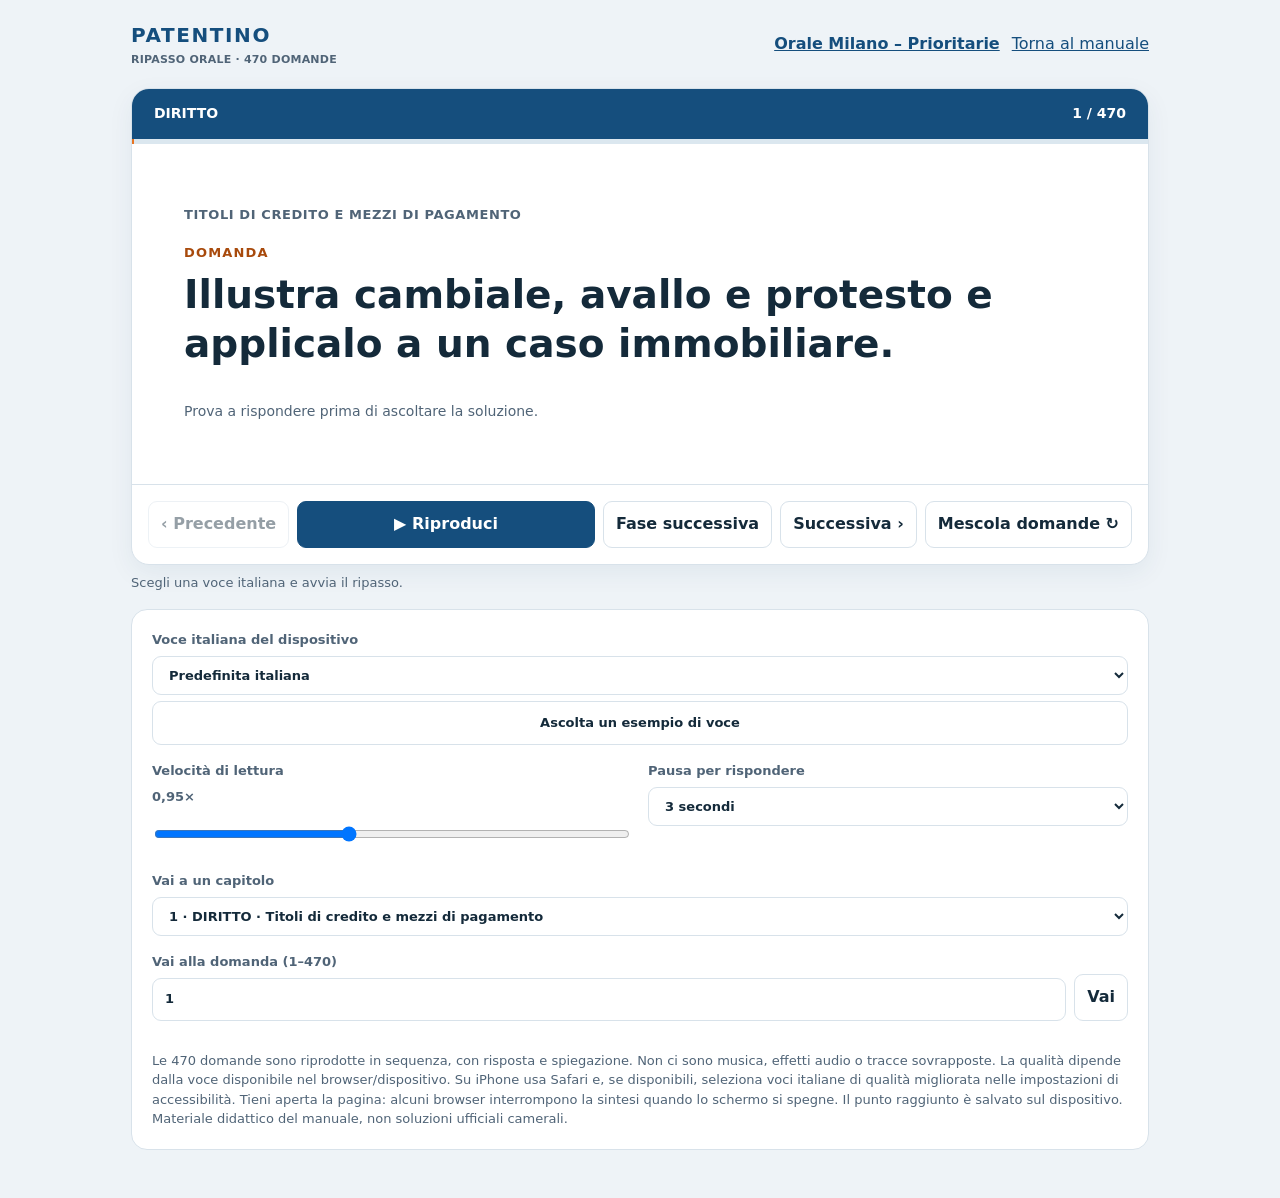
<file: videoripasso-voce.html>
<!doctype html>
<html lang="it"><head><meta charset="utf-8"><meta name="viewport" content="width=device-width,initial-scale=1,viewport-fit=cover"><meta name="theme-color" content="#154e7d"><title>PATENTINO | Videoripasso con voce</title>
<style>
:root{color-scheme:light;--blue:#154e7d;--ink:#142a3a;--orange:#e87522;--paper:#fff;--muted:#506477;--line:#d8e2ea}*{box-sizing:border-box}body{margin:0;font:16px/1.55 system-ui,-apple-system,BlinkMacSystemFont,"Segoe UI",sans-serif;background:#eef3f7;color:var(--ink)}main{max-width:1050px;margin:auto;padding:20px 16px 48px}header{display:flex;align-items:center;justify-content:space-between;gap:16px;margin:0 0 20px}.brand{font-weight:850;letter-spacing:.08em;color:var(--blue);font-size:20px}.brand small{display:block;font-size:11px;letter-spacing:.02em;font-weight:600;color:var(--muted)}a{color:var(--blue)}.screen{background:white;border:1px solid var(--line);border-radius:18px;overflow:hidden;box-shadow:0 8px 26px #173e6010}.top{background:var(--blue);color:#fff;padding:14px 22px;display:flex;justify-content:space-between;gap:12px;font-size:14px;font-weight:600}.progress{height:5px;background:#dbe7ef}.progress b{height:100%;display:block;background:var(--orange);transition:width .2s}.content{padding:clamp(22px,5vw,52px);min-height:340px;display:flex;flex-direction:column;justify-content:center}.module{font-size:13px;font-weight:700;letter-spacing:.045em;color:var(--muted);text-transform:uppercase}.stage{font-size:13px;font-weight:800;color:#a84a0c;margin:18px 0 8px;letter-spacing:.09em}h1{font-size:clamp(23px,3.8vw,39px);line-height:1.25;margin:0 0 20px;overflow-wrap:anywhere}.body{font-size:clamp(17px,2.6vw,25px);line-height:1.6;white-space:pre-wrap;overflow-wrap:anywhere}.hint{font-size:14px;color:var(--muted);margin:12px 0 0}.controls{display:flex;align-items:center;flex-wrap:wrap;gap:8px;padding:16px;border-top:1px solid var(--line)}button,select,input{font:inherit;border:1px solid var(--line);border-radius:9px;background:white;color:var(--ink);padding:10px 12px;max-width:100%}button{cursor:pointer;font-weight:650;min-height:44px}button:disabled{opacity:.45;cursor:default}.primary{background:var(--blue);border-color:var(--blue);color:#fff;flex:1;min-width:145px}.settings{display:grid;grid-template-columns:repeat(2,minmax(0,1fr));gap:16px;background:#fff;padding:20px;margin-top:16px;border:1px solid var(--line);border-radius:16px}label{display:flex;flex-direction:column;gap:6px;font-size:13px;font-weight:650;color:var(--muted)}select{width:100%;color:var(--ink)}.inline{display:flex;align-items:center;gap:8px}.inline input{flex:1;min-width:0}.wide{grid-column:1/-1}.note{color:var(--muted);font-size:13px;line-height:1.5;margin-top:14px}#status{font-size:13px;color:var(--muted);min-height:1.5em;margin:8px 0}.question-picker{display:flex;gap:8px;align-items:end}.question-picker label{flex:1}.question-picker input{width:100%}.error{color:#a52719}button:focus-visible,select:focus-visible,input:focus-visible,a:focus-visible{outline:3px solid #e87522;outline-offset:2px}@media(max-width:600px){.settings{grid-template-columns:1fr}.wide{grid-column:auto}.content{min-height:350px}.top{font-size:12px;padding:12px 15px}.controls button{padding:9px 10px}.brand{font-size:17px}}@media(prefers-reduced-motion:reduce){*{transition:none!important}}
</style></head><body><main><header><div class="brand">PATENTINO<small>RIPASSO ORALE · 470 DOMANDE</small></div><div style="display:flex;flex-wrap:wrap;gap:12px;justify-content:flex-end"><a href="./orale-milano.html" style="font-weight:700">Orale Milano – Prioritarie</a><a href="./index.html">Torna al manuale</a></div></header>
<section class="screen" aria-label="Lettore didattico"><div class="top"><span id="sector">DIRITTO</span><span id="counter">1 / 470</span></div><div class="progress"><b id="progress"></b></div><div class="content"><div id="module" class="module"></div><div id="stage" class="stage"></div><h1 id="question"></h1><div id="body" class="body"></div><p class="hint" id="hint"></p></div><div class="controls"><button id="prev" type="button">‹ Precedente</button><button id="play" class="primary" type="button">▶ Avvia ripasso</button><button id="skip" type="button">Fase successiva</button><button id="next" type="button">Successiva ›</button><button id="mix" type="button" title="Mescola tutte le domande in un nuovo ordine casuale">Mescola domande ↻</button></div></section>
<p id="status" role="status">Scegli una voce italiana e avvia il ripasso.</p>
<section class="settings"><label class="wide">Voce italiana del dispositivo<select id="voice"><option value="">Predefinita italiana</option></select><button id="preview" type="button">Ascolta un esempio di voce</button></label><label>Velocità di lettura <span id="rateLabel">0,95×</span><input id="rate" type="range" min="0.75" max="1.25" step="0.05" value="0.95"></label><label>Pausa per rispondere<select id="delay"><option value="0">Nessuna</option><option value="3" selected>3 secondi</option><option value="5">5 secondi</option><option value="10">10 secondi</option></select></label><label class="wide">Vai a un capitolo<select id="chapter"></select></label><div class="wide question-picker"><label>Vai alla domanda (1–470)<input type="number" id="jump" min="1" max="470" value="1"></label><button id="go" type="button">Vai</button></div><div class="wide note">Le 470 domande sono riprodotte in sequenza, con risposta e spiegazione. Non ci sono musica, effetti audio o tracce sovrapposte. La qualità dipende dalla voce disponibile nel browser/dispositivo. Su iPhone usa Safari e, se disponibili, seleziona voci italiane di qualità migliorata nelle impostazioni di accessibilità. Tieni aperta la pagina: alcuni browser interrompono la sintesi quando lo schermo si spegne. Il punto raggiunto è salvato sul dispositivo. Materiale didattico del manuale, non soluzioni ufficiali camerali.</div></section></main>
<script id="data" type="application/json">[{"n":1,"sector":"diritto","module":"La professione di mediatore","level":"STANDARD","q":"Qual è la differenza tra mediatore e mandatario?","a":"Il mediatore ex art. 1754 c.c. mette in relazione due o più parti per concludere un affare senza vincoli di collaborazione, dipendenza o rappresentanza.","e":"Il mandatario, invece, è obbligato a compiere atti giuridici nell’interesse del mandante, con o senza rappresentanza. La differenza fondamentale è tra terzietà della mediazione tipica e obbligo di agire per il mandante."},{"n":2,"sector":"diritto","module":"La professione di mediatore","level":"STANDARD","q":"Quando matura la provvigione?","a":"Il diritto alla provvigione nasce, ai sensi dell’art. 1755 c.c., quando l’affare è concluso per effetto dell’intervento del mediatore.","e":"Non occorre necessariamente il rogito: un preliminare vincolante può essere sufficiente. Vanno considerate le condizioni sospensive e la concreta efficacia dell’accordo; la prescrizione è ordinariamente annuale ex art. 2950 c.c."},{"n":3,"sector":"diritto","module":"La professione di mediatore","level":"STANDARD","q":"Quali circostanze il mediatore deve comunicare alle parti?","a":"L’art. 1759 c.c. impone al mediatore di comunicare alle parti le circostanze note relative alla valutazione e alla sicurezza dell’affare.","e":"La diligenza professionale impedisce di ignorare informazioni che si era tenuti a conoscere; per esempio gravami o elementi rilevanti della situazione dell’immobile."},{"n":4,"sector":"diritto","module":"La professione di mediatore","level":"AVANZATA","q":"Una proposta accettata è subordinata al mutuo. L'agente sostiene che la provvigione è già esigibile perché il preliminare è concluso. Ha ragione?","a":"No: l'art. 1757 c.c. fa sorgere il diritto alla provvigione al verificarsi della condizione sospensiva. Occorre distinguere la conclusione del contratto dalla maturazione del compenso. Se la condizione non si avvera, il diritto non sorge secondo questa regola.","e":"Non confondere proposta accettata con condizione avverata."},{"n":5,"sector":"diritto","module":"La professione di mediatore","level":"AVANZATA","q":"La vendita viene meno per una condizione risolutiva. Il mediatore deve restituire automaticamente la provvigione?","a":"No. L'art. 1757 c.c. stabilisce che il diritto alla provvigione non viene meno al verificarsi della condizione risolutiva. Il contratto aveva già prodotto effetti. Restano da esaminare eventuali pattuizioni e altre cause di contestazione.","e":"La condizione risolutiva non è quella sospensiva."},{"n":6,"sector":"diritto","module":"La professione di mediatore","level":"AVANZATA","q":"Un contratto annullabile dà sempre diritto alla provvigione? E uno nullo?","a":"L'art. 1757 estende la regola di conservazione della provvigione al contratto annullabile o rescindibile quando il mediatore ignorava la causa di invalidità. La nullità è diversa: non opera quella specifica previsione e di norma non si realizza un affare validamente concluso.","e":"Non equiparare nullità e annullabilità."},{"n":7,"sector":"diritto","module":"La professione di mediatore","level":"AVANZATA","q":"L'agente ha fatto numerose visite ma nessuna parte conclude l'affare. Può pretendere la provvigione? E le spese?","a":"La provvigione ex art. 1755 presuppone l'affare concluso per effetto dell'intervento. L'art. 1756 prevede separatamente, salvo patti o usi contrari, il rimborso delle spese da parte del soggetto per incarico del quale sono state eseguite anche se l'affare non si conclude.","e":"Rimborso spese e provvigione hanno presupposti diversi."},{"n":8,"sector":"diritto","module":"La professione di mediatore","level":"AVANZATA","q":"Due mediatori contribuiscono causalmente alla stessa vendita: ognuno può chiedere l'intera provvigione?","a":"L'art. 1758 c.c. prevede che, se l'affare si conclude per l'intervento di più mediatori, ciascuno abbia diritto a una quota della provvigione. Si deve accertare il contributo causale di ciascuno e il rapporto concreto; non basta avere avuto un incarico.","e":"La pluralità non moltiplica automaticamente il compenso intero."},{"n":9,"sector":"diritto","module":"Fondamenti di diritto civile","level":"STANDARD","q":"Distinguimi capacità giuridica e capacità di agire.","a":"La capacità giuridica è l’idoneità a essere titolare di diritti e doveri e si acquista con la nascita.","e":"La capacità di agire è l’idoneità a compiere validamente atti giuridici e si acquista di regola a 18 anni. Un minore può essere proprietario di una casa ereditata senza poterla vendere autonomamente."},{"n":10,"sector":"diritto","module":"Fondamenti di diritto civile","level":"STANDARD","q":"Che differenza c’è tra prescrizione e decadenza?","a":"La prescrizione estingue in generale un diritto per il suo mancato esercizio durante il termine previsto dalla legge; quella ordinaria è decennale, salve eccezioni.","e":"La decadenza comporta invece la perdita della possibilità di esercitare un diritto o potere se non si compie l’attività richiesta nel termine previsto. I due istituti hanno discipline differenti."},{"n":11,"sector":"diritto","module":"Fondamenti di diritto civile","level":"AVANZATA","q":"Un proprietario non usa la casa per vent'anni: perde la proprietà per prescrizione?","a":"No, la proprietà non si estingue per semplice non uso. Altro soggetto potrebbe acquistare per usucapione se ricorrono i requisiti del possesso e del tempo previsti. I due meccanismi non sono la stessa cosa.","e":"Inattività del proprietario non basta."},{"n":12,"sector":"diritto","module":"Proprietà e diritti reali","level":"STANDARD","q":"Quali diritti reali di godimento conosci?","a":"Tra i diritti reali di godimento rientrano usufrutto, uso, abitazione, superficie, enfiteusi e servitù.","e":"L’usufrutto consente di godere del bene altrui rispettandone la destinazione; uso e abitazione hanno contenuto più ristretto; la superficie separa la costruzione dalla proprietà del suolo, mentre la servitù è un peso a vantaggio di un altro fondo. Per l’enfiteusi si veda anche il modulo di estimo legale."},{"n":13,"sector":"diritto","module":"Proprietà e diritti reali","level":"STANDARD","q":"Qual è la differenza tra possesso e detenzione?","a":"Il possesso è il potere sulla cosa manifestato in un’attività corrispondente alla proprietà o a un altro diritto reale; la detenzione implica il riconoscimento del potere altrui.","e":"Un conduttore detiene normalmente l’immobile del locatore. Il possesso utile può condurre all’usucapione se sussistono i requisiti di legge."},{"n":14,"sector":"diritto","module":"Proprietà e diritti reali","level":"AVANZATA","q":"Un usufruttuario persona fisica muore prima della scadenza di un usufrutto ventennale. Gli eredi subentrano per gli anni residui?","a":"No. L'usufrutto non può eccedere la vita dell'usufruttuario persona fisica (art. 979); alla morte si estingue e la nuda proprietà si consolida. Il limite per persona giuridica è di trenta anni.","e":"Una durata convenuta non supera il limite della vita."},{"n":15,"sector":"diritto","module":"Proprietà e diritti reali","level":"AVANZATA","q":"Un vicino usa per vent'anni un passaggio per mera cortesia del proprietario. Può invocare automaticamente l'usucapione?","a":"No. Gli atti di tolleranza non possono servire di fondamento all'acquisto del possesso (art. 1144). Occorre inoltre verificare i requisiti dell'usucapione, compresa l'apparenza per la servitù acquistabile in tal modo.","e":"Tempo trascorso non equivale a possesso utile."},{"n":16,"sector":"diritto","module":"Proprietà e diritti reali","level":"AVANZATA","q":"Una servitù non apparente può acquistarsi per usucapione solo perché esercitata da molti anni?","a":"No. L'art. 1061 esclude l'acquisto per usucapione e per destinazione del padre di famiglia delle servitù non apparenti. Occorre distinguere opere visibili e permanenti destinate all'esercizio da meri comportamenti.","e":"Non tutte le servitù hanno gli stessi modi di acquisto."},{"n":17,"sector":"diritto","module":"Obbligazioni e garanzie","level":"STANDARD","q":"Che cos’è un’obbligazione solidale?","a":"Nella solidarietà passiva più debitori sono tenuti alla medesima prestazione e il creditore può pretendere l’intero da ciascuno.","e":"Chi adempie libera gli altri verso il creditore, salvi i rapporti interni e il diritto di regresso secondo la disciplina applicabile."},{"n":18,"sector":"diritto","module":"Obbligazioni e garanzie","level":"STANDARD","q":"Qual è la differenza tra pegno, ipoteca e fideiussione?","a":"Pegno e ipoteca sono garanzie reali e attribuiscono prelazione: il pegno riguarda tipicamente mobili o crediti, l’ipoteca beni immobili e altri beni previsti, mediante iscrizione.","e":"La fideiussione è invece una garanzia personale: un terzo si obbliga verso il creditore a garantire il debito altrui."},{"n":19,"sector":"diritto","module":"Obbligazioni e garanzie","level":"STANDARD","q":"Spiega mora del debitore e mora del creditore e applica la regola a un caso immobiliare concreto.","a":"Ritardo, imputabilità e cooperazione del creditore producono effetti diversi. La mora debendi si collega all’inadempimento ritardato e ai presupposti dell’art. 1219 c.c.; non sempre serve un’intimazione formale nei casi previsti dalla legge. La mora accipiendi attiene invece alla mancata cooperazione del creditore quando il debitore offre correttamente la prestazione nei modi richiesti. Gli effetti possono riguardare rischio, spese, interessi e responsabilità, con disciplina differente per obbligazioni pecuniarie. Un semplice sollecito commerciale non va confuso automaticamente con un atto di costituzione in mora idoneo a tutti gli effetti.","e":"L’acquirente offre il saldo nei tempi e modi pattuiti ma il venditore non collabora al rogito: occorre distinguere le rispettive posizioni. Attenzione: Mora del debitore e mora del creditore non sono due nomi per lo stesso ritardo."},{"n":20,"sector":"diritto","module":"Obbligazioni e garanzie","level":"STANDARD","q":"Spiega interessi corrispettivi, moratori e anatocismo e applica la regola a un caso immobiliare concreto.","a":"Gli interessi possono remunerare capitale oppure risarcire il ritardo nel pagamento. Gli interessi corrispettivi remunerano l’uso di denaro; gli interessi moratori maturano per il ritardo secondo la disciplina applicabile. Il tasso legale varia nel tempo; i tassi convenzionali devono rispettare forma, trasparenza e limiti antiusura nei casi previsti. L’anatocismo, cioè interessi su interessi, è soggetto a limiti e discipline speciali, specie bancarie. Nell’esame calcolare sempre la base, il tempo, il tipo di interesse e il tasso corretto prima di applicare una formula. Un tasso annuo non può essere applicato integralmente a un ritardo di soli tre mesi senza ragguaglio.","e":"Rata di 1.000 euro pagata in ritardo: gli interessi di mora non sono automaticamente identici agli interessi corrispettivi contrattuali. Attenzione: Non confondere TAN, TAEG, tasso legale e tasso di mora."},{"n":21,"sector":"diritto","module":"Obbligazioni e garanzie","level":"STANDARD","q":"Spiega clausola penale, caparra e risarcimento e applica la regola a un caso immobiliare concreto.","a":"Tre strumenti possono incidere sull’inadempimento, ma hanno meccanismi diversi. La clausola penale ex art. 1382 c.c. predetermina una prestazione dovuta in caso di inadempimento o ritardo; opera secondo il patto e può essere soggetta a riduzione giudiziale nei casi previsti dall’art. 1384. La caparra confirmatoria ex art. 1385 è una somma o quantità di cose fungibili consegnata con specifica funzione di garanzia, con diversi rimedi secondo chi è inadempiente. L’acconto prezzo è invece imputazione anticipata al corrispettivo. Il risarcimento ordinario è altro istituto e richiede la verifica del danno secondo le relative regole. La combinazione di rimedi non è sempre cumulabile a discrezione.","e":"Preliminare con caparra di 10.000 euro e penale per ritardo: occorre leggere quali inadempimenti copre ciascuna clausola. Attenzione: Non trattare qualsiasi somma incassata come caparra o penale."},{"n":22,"sector":"diritto","module":"Obbligazioni e garanzie","level":"STANDARD","q":"Spiega cessione del credito, delegazione, espromissione e accollo e applica la regola a un caso immobiliare concreto.","a":"Modifica del lato attivo o passivo dell’obbligazione non equivale necessariamente a estinguere il debito originario. La cessione del credito trasferisce in via generale la posizione creditoria senza richiedere il consenso del debitore, salvo limiti di legge e opponibilità. Delegazione, espromissione e accollo riguardano invece il lato passivo e differiscono per iniziativa e rapporti tra debitore, terzo e creditore. L’accollo del mutuo nell’acquisto di un immobile richiede particolare attenzione: può avere struttura interna o esterna e non libera automaticamente il debitore originario senza il consenso del creditore nei presupposti di legge. L’adesione della banca incide sulle posizioni dei soggetti e non è sostituita dalla sola clausola tra venditore e acquirente.","e":"L’acquirente assume il mutuo del venditore con accordo tra loro, ma la banca non libera il venditore: occorre valutare l’accollo cumulativo. Attenzione: Trasferimento dell’immobile e liberazione dal debito bancario sono effetti distinti."},{"n":23,"sector":"diritto","module":"Obbligazioni e garanzie","level":"STANDARD","q":"Spiega adempimento del terzo e prestazione in luogo dell’adempimento e applica la regola a un caso immobiliare concreto.","a":"Un terzo può pagare il debito, ma pagare con altra prestazione richiede una disciplina differente. L’art. 1180 c.c. prevede in generale la possibilità di adempimento del terzo, salvi casi particolari. La datio in solutum ex art. 1197 riguarda invece prestazione diversa da quella originariamente dovuta, che il creditore può accettare e che produce l’effetto liberatorio alle condizioni previste. Nel rapporto immobiliare, trasferire un bene per estinguere una somma può essere prestazione sostitutiva, da distinguere da cessione del credito o compensazione. Va analizzata l’esistenza del consenso e il momento in cui l’obbligazione si estingue.","e":"Debitore deve 90.000 euro e propone di trasferire un box in soddisfazione del credito: non può imporre unilateralmente al creditore il bene. Attenzione: Pagamento del terzo non coincide con l’assunzione permanente del debito da parte del terzo."},{"n":24,"sector":"diritto","module":"Obbligazioni e garanzie","level":"AVANZATA","q":"Il credito viene ceduto a un terzo. Il debitore deve necessariamente dare il consenso perché la cessione sia valida?","a":"Di regola il credito può essere ceduto anche senza consenso del debitore, salvo natura strettamente personale o divieti applicabili (art. 1260). La notificazione o accettazione rileva per l'efficacia verso il debitore secondo l'art. 1264.","e":"Consenso alla cessione e opponibilità al debitore sono distinti."},{"n":25,"sector":"diritto","module":"Obbligazioni e garanzie","level":"AVANZATA","q":"Il debitore offre un immobile invece del pagamento in denaro. Il creditore è obbligato ad accettarlo se vale altrettanto?","a":"No. L'art. 1197 prevede che il debitore non possa liberarsi eseguendo una prestazione diversa, anche di valore uguale o maggiore, senza consenso del creditore. La liberazione avviene secondo le regole della prestazione in luogo dell'adempimento.","e":"Identico valore economico non significa identica prestazione."},{"n":26,"sector":"diritto","module":"Teoria generale del contratto","level":"STANDARD","q":"Quali sono gli elementi essenziali del contratto?","a":"Gli elementi essenziali sono accordo delle parti, causa, oggetto e forma quando prescritta a pena di nullità.","e":"Il contratto è l’accordo diretto a costituire, regolare o estinguere un rapporto giuridico patrimoniale; la vendita immobiliare richiede forma scritta."},{"n":27,"sector":"diritto","module":"Teoria generale del contratto","level":"STANDARD","q":"Che cosa accade se una condizione sospensiva non si verifica?","a":"La condizione sospensiva subordina gli effetti del contratto a un evento futuro e incerto.","e":"Se l’evento non si verifica, gli effetti sospesi non diventano operativi secondo la disciplina e il contenuto della clausola. Ad esempio, se non viene concesso entro il termine il mutuo previsto dalla condizione, va applicato quanto pattuito sulla sorte dell’accordo e delle somme."},{"n":28,"sector":"diritto","module":"Teoria generale del contratto","level":"AVANZATA","q":"Il venditore firma una proposta modificando soltanto il termine del rogito. Si è concluso il contratto?","a":"No, se la modifica costituisce accettazione non conforme: l'art. 1326 c.c. la considera nuova proposta. Occorre una successiva accettazione conforme comunicata al proponente della nuova proposta.","e":"Una firma non equivale sempre ad accettazione."},{"n":29,"sector":"diritto","module":"Teoria generale del contratto","level":"AVANZATA","q":"Un preliminare contiene la data del rogito e una clausola mutuo: sono entrambe condizioni?","a":"No. Il termine riguarda un evento futuro certo, mentre la condizione riguarda un evento futuro incerto. Il giorno fissato per il definitivo è normalmente un termine di adempimento; la concessione del finanziamento può essere condizione sospensiva.","e":"Non confondere il termine della condizione con l'evento condizionante."},{"n":30,"sector":"diritto","module":"Teoria generale del contratto","level":"AVANZATA","q":"Una caparra di 15.000 euro è stata consegnata; il venditore è inadempiente. L'acquirente può chiedere 30.000 euro e il risarcimento integrale per lo stesso inadempimento?","a":"Con il recesso ex art. 1385 può esigere il doppio, pari a 30.000 euro. Se invece sceglie esecuzione o risoluzione, il danno si liquida secondo le regole ordinarie. Non si sommano automaticamente il rimedio del doppio e il risarcimento integrale.","e":"I rimedi della caparra non sono automaticamente cumulabili."},{"n":31,"sector":"diritto","module":"Teoria generale del contratto","level":"AVANZATA","q":"Una somma di 10.000 euro è qualificata soltanto come acconto. L'acquirente può esigerne il doppio in caso di inadempimento del venditore?","a":"No. L'acconto è anticipazione della prestazione, non caparra confirmatoria. Può dover essere restituito se viene meno il titolo del pagamento, mentre i rimedi risarcitori seguono le regole generali. Il doppio richiede una caparra effettivamente convenuta.","e":"Conta la funzione pattuita, non il semplice versamento."},{"n":32,"sector":"diritto","module":"Compravendita e preliminare","level":"STANDARD","q":"Qual è la differenza tra preliminare e definitivo?","a":"Il preliminare obbliga le parti a stipulare il definitivo e normalmente non trasferisce la proprietà.","e":"Il definitivo di vendita immobiliare trasferisce il diritto mediante il consenso validamente manifestato nella forma richiesta. Il preliminare richiede forma scritta; la sua trascrizione, nelle forme previste, ha efficacia prenotativa temporanea."},{"n":33,"sector":"diritto","module":"Compravendita e preliminare","level":"STANDARD","q":"Come verifichi i rischi principali prima di una vendita?","a":"Verifico titolarità e provenienza, continuità delle trascrizioni, ipoteche e pignoramenti, conformità catastale e urbanistico-edilizia, agibilità quando rilevante, APE, condominio, servitù, vincoli, prelazioni, occupazione e locazioni.","e":"I controlli catastali, ipotecari e urbanistici sono distinti."},{"n":34,"sector":"diritto","module":"Compravendita e preliminare","level":"STANDARD","q":"Spiega immobile da costruire: fideiussione obbligatoria e applica la regola a un caso immobiliare concreto.","a":"Nelle ipotesi del d.lgs. 122/2005, l’acquirente persona fisica dispone di una tutela sulle somme anticipate. Il costruttore deve fornire una fideiussione bancaria o assicurativa che garantisca le somme e gli altri corrispettivi riscossi o da riscuotere prima del trasferimento del diritto, se ricorrono i presupposti soggettivi e oggettivi della normativa. Per gli immobili coperti dalle novità 2019 il preliminare va stipulato in forma notarile, così da consentirne la trascrizione. La disciplina tutela specificamente l’acquirente di immobile da costruire da costruttore, non ogni compravendita tra privati. L’omissione della garanzia comporta una nullità di protezione azionabile dall’acquirente nei casi previsti. Occorre verificare la data di richiesta del titolo edilizio, lo stato dei lavori e il perimetro effettivo della tutela.","e":"Il costruttore chiede 40.000 euro alla firma del preliminare per appartamento ancora non ultimato: verifica i presupposti e la fideiussione obbligatoria prima del pagamento. Attenzione: Non confondere la fideiussione dell’acquirente da costruttore con la fideiussione dei genitori per il mutuo."},{"n":35,"sector":"diritto","module":"Compravendita e preliminare","level":"STANDARD","q":"Spiega polizza decennale postuma e garanzie edilizie e applica la regola a un caso immobiliare concreto.","a":"La polizza decennale postuma copre determinati danni gravi successivi al trasferimento. Il costruttore, nei casi previsti dal d.lgs. 122/2005, deve consegnare al definitivo una polizza assicurativa indennitaria decennale a copertura dei danni materiali e diretti all’immobile derivanti da rovina totale o parziale o da gravi difetti costruttivi alle condizioni legali. Questa garanzia non coincide con la fideiussione sugli anticipi, che opera nella fase precedente al trasferimento e secondo differenti presupposti. La tutela va inoltre distinta dalla responsabilità dell’appaltatore per gravi difetti ex art. 1669 c.c. e dalle garanzie per vizi nella compravendita. Il mediatore deve indirizzare al notaio e al tecnico le verifiche sulla documentazione e sulla copertura.","e":"L’acquirente riceve chiavi e rogito di un immobile nuovo: occorre verificare l’esistenza della polizza, non soltanto della fideiussione usata per gli acconti. Attenzione: Polizza decennale postuma, APE e assicurazione incendio del mutuo hanno oggetti e beneficiari differenti."},{"n":36,"sector":"diritto","module":"Compravendita e preliminare","level":"STANDARD","q":"Spiega prezzo depositato dal notaio e tracciabilità e applica la regola a un caso immobiliare concreto.","a":"Il deposito del prezzo è un meccanismo diverso dalla caparra e dall’assegno custodito dal mediatore. In determinati trasferimenti immobiliari il notaio può gestire il deposito del saldo prezzo su conto dedicato secondo le norme applicabili, su richiesta nei casi disciplinati. La regolazione del pagamento può essere coordinata con la trascrizione e con gli adempimenti concordati tra le parti. È necessario distinguere deposito prezzo notarile, escrow privata, caparra confirmatoria e deposito fiduciario dell’assegno in agenzia; cambiano soggetto custode, presupposti e momento di liberazione delle somme. In presenza di ipoteche da estinguere occorre coordinare notaio, banca e venditore.","e":"L’acquirente vuole liberare il saldo solo dopo esito di formalità: il notaio valuta se e come utilizzare il deposito prezzo. Attenzione: Non dedurre che l’assegno consegnato all’agente sia automaticamente depositato su conto dedicato notarile."},{"n":37,"sector":"diritto","module":"Compravendita e preliminare","level":"STANDARD","q":"Spiega accollo del mutuo e liberazione del venditore e applica la regola a un caso immobiliare concreto.","a":"Il pagamento del mutuo da parte del compratore non libera sempre il venditore originario. L’accollo può essere interno, con effetti essenzialmente tra le parti, oppure esterno se intervengono i presupposti per il creditore; può inoltre rimanere cumulativo o diventare liberatorio quando il creditore libera espressamente il debitore originario o ricorrono i presupposti legali. L’ipoteca sul bene è una garanzia reale distinta dall’obbligazione personale di rimborso. La banca verifica il merito creditizio e non è obbligata ad accettare qualsiasi impostazione contrattuale proposta da venditore e acquirente. Occorre leggere saldo residuo, rate, tasso, arretrati e disciplina dell’operazione prima di indicare il ‘mutuo incluso nel prezzo’.","e":"Acquirente paga direttamente le rate residue ma il venditore rimane obbligato verso la banca: l’accollo non è liberatorio. Attenzione: Il trasferimento della casa non trasferisce automaticamente il ruolo di mutuatario né estingue l’ipoteca."},{"n":38,"sector":"diritto","module":"Compravendita e preliminare","level":"AVANZATA","q":"Il preliminare è registrato ma non trascritto. Il venditore vende a un terzo che trascrive: la registrazione protegge come la trascrizione?","a":"No. La registrazione adempie principalmente funzioni fiscali e non produce l'effetto prenotativo dell'art. 2645-bis. Il preliminare trascritto nelle forme prescritte può tutelare contro formalità successive nei termini previsti.","e":"Registrazione e trascrizione non sono sinonimi."},{"n":39,"sector":"diritto","module":"Compravendita e preliminare","level":"AVANZATA","q":"Un preliminare trascritto fissa il definitivo dopo quattro anni. La protezione dura automaticamente fino al rogito?","a":"No. L'effetto prenotativo cessa se non viene trascritto il definitivo, altro atto esecutivo o la domanda ex art. 2932 entro un anno dalla data convenuta per il definitivo e comunque entro tre anni dalla trascrizione del preliminare. Vale il limite più breve applicabile.","e":"Tre anni sono il limite massimo, non sempre la durata effettiva."},{"n":40,"sector":"diritto","module":"Compravendita e preliminare","level":"AVANZATA","q":"Una persona fisica versa acconti a un costruttore per un immobile da costruire. Il fatto che esista già un'ipoteca bancaria sostituisce la fideiussione prevista dalla disciplina speciale?","a":"No. L'ipoteca bancaria garantisce normalmente il credito della banca; la garanzia del d.lgs. 122/2005 tutela le somme riscosse o da riscuotere prima del trasferimento nei casi previsti dalla disciplina. Verificare soggetti, titolo edilizio, momento e ambito di applicazione.","e":"La tutela del finanziatore non è la tutela dell'acquirente."},{"n":41,"sector":"diritto","module":"Compravendita e preliminare","level":"AVANZATA","q":"Il costruttore consegna la fideiussione e sostiene di non dover fornire la polizza decennale postuma. È corretto?","a":"No: sono strumenti con funzioni e momenti distinti. La fideiussione tutela le somme anticipate nelle ipotesi previste, mentre la polizza decennale riguarda i danni materiali e diretti all'immobile nei limiti della disciplina speciale ed è prevista al trasferimento nei casi applicabili.","e":"Una garanzia non assorbe l'altra."},{"n":42,"sector":"diritto","module":"Compravendita e preliminare","level":"AVANZATA","q":"L'acquirente si accolla il mutuo residuo. Il venditore è automaticamente liberato nei confronti della banca?","a":"No. L'accollo non comporta automaticamente liberazione del debitore originario. Occorre verificare se il creditore aderisce e se la liberazione risulta espressamente prevista o dichiarata secondo art. 1273 c.c.","e":"Accollo cumulativo e liberatorio sono differenti."},{"n":43,"sector":"diritto","module":"Locazioni e affitti","level":"STANDARD","q":"Spiegami la differenza fra 4+4 e 3+2.","a":"Il 4+4 abitativo a canone libero ha durata ordinaria di quattro anni più quattro, con le regole di rinnovo e disdetta previste.","e":"Il 3+2 ordinario a canone concordato ha durata di tre anni più due e deve rispettare gli accordi territoriali applicabili per la determinazione del canone. Entrambi sono disciplinati dalla legge 431/1998."},{"n":44,"sector":"diritto","module":"Locazioni e affitti","level":"STANDARD","q":"Quali sono gli obblighi del locatore e del conduttore?","a":"Il locatore deve consegnare la cosa in buono stato, mantenerla idonea all’uso convenuto e garantirne il pacifico godimento.","e":"Il conduttore deve utilizzarla con diligenza, corrispondere il canone e restituirla alla fine del rapporto."},{"n":45,"sector":"diritto","module":"Locazioni e affitti","level":"STANDARD","q":"Spiega fideiussione locatizia e deposito cauzionale e applica la regola a un caso immobiliare concreto.","a":"Il garante del canone e il deposito cauzionale proteggono il locatore con strumenti giuridici differenti. Il deposito cauzionale è una somma consegnata al locatore, soggetta alla disciplina e ai limiti applicabili, mentre la fideiussione impegna un terzo a soddisfare obbligazioni del conduttore nei limiti del contratto. Possono essere garantiti canoni, oneri accessori, danni e obblighi di rilascio se formulati e ammissibili; vanno verificati durata, massimale, operatività a prima richiesta e restituzione o liberazione. Una garanzia bancaria o assicurativa non equivale automaticamente a una cauzione in denaro. L’eventuale modifica, proroga o rinnovo della locazione può creare questioni sull’estensione della garanzia.","e":"Affitto commerciale: conduttore versa tre mensilità e offre fideiussione per dodici canoni; sono due coperture con disciplina diversa. Attenzione: Non applicare meccanicamente il limite del deposito cauzionale a qualsiasi fideiussione senza analizzarne natura e disciplina."},{"n":46,"sector":"diritto","module":"Locazioni e affitti","level":"STANDARD","q":"Spiega rinnovo, disdetta e recesso nelle locazioni e applica la regola a un caso immobiliare concreto.","a":"Scadenza contrattuale, rinnovo legale, disdetta e recesso anticipato sono istituti diversi. Nei contratti abitativi le durate minime e le condizioni per impedire determinati rinnovi derivano dalla disciplina speciale. Occorre distinguere il diniego del locatore alla prima scadenza nei casi consentiti dalla legge, il successivo rinnovo e il recesso del conduttore per gravi motivi secondo regole e patti applicabili. Nei contratti non abitativi sono rilevanti ulteriori durate minime, indennità per perdita dell’avviamento ove spettante e particolari regole di preavviso. La formula ‘6 mesi di preavviso’ non descrive da sola tutte le fattispecie.","e":"Un 4+4 arriva alla prima scadenza: il locatore non può sempre impedire il rinnovo solo perché vuole aumentare il canone. Attenzione: Non confondere diniego di rinnovo del locatore e recesso del conduttore per gravi motivi."},{"n":47,"sector":"diritto","module":"Locazioni e affitti","level":"STANDARD","q":"Spiega morosità, sfratto e rilascio dell’immobile e applica la regola a un caso immobiliare concreto.","a":"La risoluzione per morosità non equivale alla liberazione materiale immediata dell’immobile. Il mancato pagamento può determinare rimedi contrattuali e procedimenti giudiziari specifici per convalida dello sfratto o altre azioni, con termini, sanatorie e tutele variabili per tipologia di rapporto. La riconsegna effettiva non coincide automaticamente con la comunicazione di disdetta né con l’emissione di un primo provvedimento. Per vendere una casa locata occorre quindi verificare contratto registrato, durata, eventuali pendenze, titolo di occupazione e tempi realistici di rilascio. La presenza di un garante non autorizza il locatore a cambiare serratura o sgomberare senza titolo.","e":"Un acquirente compra una casa occupata da inquilino moroso: la prospettiva di rilascio richiede verifica legale, non semplice data indicata dal venditore. Attenzione: Il mediatore non deve promettere un rilascio entro una data senza titolo e riscontri."},{"n":48,"sector":"diritto","module":"Locazioni e affitti","level":"AVANZATA","q":"Il conduttore versa tre mensilità a titolo di deposito. Il proprietario può trattenerle automaticamente perché il contratto è terminato?","a":"No. Il deposito è garanzia delle obbligazioni del conduttore, non un ricavo aggiuntivo; va restituito secondo il rapporto e le eventuali pretese fondate per danni o inadempimenti. Distinguere deposito da canoni e caparra.","e":"Il termine del contratto non trasforma il deposito in penale."},{"n":49,"sector":"diritto","module":"Locazioni e affitti","level":"AVANZATA","q":"Disdetta e recesso anticipato del conduttore sono lo stesso istituto?","a":"No. La disdetta impedisce il rinnovo alla scadenza secondo la disciplina applicabile; il recesso scioglie anticipatamente il rapporto nei presupposti di legge o di contratto. Termini, motivi e soggetti legittimati possono differire.","e":"Non usare un unico preavviso per tutte le fattispecie."},{"n":50,"sector":"diritto","module":"Locazioni e affitti","level":"AVANZATA","q":"Il proprietario vende l'appartamento locato. Il nuovo proprietario può far uscire immediatamente l'inquilino?","a":"No. Occorre verificare l'opponibilità della locazione all'acquirente secondo artt. 1599 e seguenti e la disciplina speciale. La vendita non estingue automaticamente il rapporto; possono rilevare data certa, trascrizione e durata.","e":"Vendita dell'immobile e cessazione della locazione sono distinte."},{"n":51,"sector":"diritto","module":"Successioni e famiglia","level":"STANDARD","q":"Che cos’è l’accettazione con beneficio d’inventario?","a":"L’accettazione con beneficio d’inventario consente all’erede di limitare la responsabilità per i debiti ereditari secondo le regole di legge, mantenendo distinta la massa ereditaria dal patrimonio personale.","e":"È diversa dall’accettazione pura e semplice e richiede gli adempimenti previsti."},{"n":52,"sector":"diritto","module":"Successioni e famiglia","level":"STANDARD","q":"Che differenza c’è tra successione legittima e testamentaria?","a":"La successione legittima opera quando manca una valida disposizione testamentaria per i beni interessati; quella testamentaria deriva dalle disposizioni del defunto.","e":"Anche il testamento deve rispettare le quote riservate ai legittimari, ove previste. L’eredità si acquista con accettazione."},{"n":53,"sector":"diritto","module":"Successioni e famiglia","level":"STANDARD","q":"Spiega accettazione, rinuncia e possesso dei beni ereditari e applica la regola a un caso immobiliare concreto.","a":"Il comportamento del chiamato può incidere sui termini e sulle forme dell’acquisto ereditario. L’accettazione dell’eredità può essere espressa o tacita quando un atto presuppone necessariamente la qualità di erede. La rinuncia è formale e segue le modalità stabilite; il chiamato che si trovi nel possesso dei beni ereditari è soggetto a precisi obblighi e termini per l’inventario e la scelta successiva. La dichiarazione fiscale di successione, l’intestazione catastale e la trascrizione sono adempimenti o pubblicità di natura diversa. In una vendita si deve ricostruire la catena dei titoli e valutare i casi in cui occorra documentare o trascrivere un’accettazione.","e":"Un figlio vende l’appartamento del defunto dopo avere già compiuto atti dispositivi: occorre distinguere accettazione tacita e formalità di pubblicità. Attenzione: Non qualificare il semplice pagamento di una bolletta come accettazione tacita in ogni circostanza senza valutazione concreta."},{"n":54,"sector":"diritto","module":"Successioni e famiglia","level":"STANDARD","q":"Spiega legittima, collazione e riduzione delle disposizioni e applica la regola a un caso immobiliare concreto.","a":"La devoluzione ereditaria deve rispettare i diritti riservati ai legittimari secondo la legge. Le quote di riserva spettano a categorie individuate dalla legge, in rapporto a composizione della famiglia e patrimonio. Donazioni in vita e disposizioni testamentarie possono richiedere riunione fittizia per calcolare lesioni; la collazione riguarda conferimenti tra determinati coeredi, mentre l’azione di riduzione è un rimedio distinto a tutela della legittima. Nella circolazione di immobili provenienti da donazioni o successioni occorre verificare provenienza e rischi giuridici senza presumere che qualunque testamento o donazione impedisca il trasferimento. Le regole dipendono dal caso e dalla disciplina vigente.","e":"Il de cuius ha donato una casa al figlio anni prima e dispone del residuo a favore di terzi: va esaminata la posizione di coniuge e discendenti. Attenzione: Non identificare collazione e riduzione: la prima opera tra coeredi nei casi previsti, la seconda protegge la riserva lesa."},{"n":55,"sector":"diritto","module":"Successioni e famiglia","level":"STANDARD","q":"Spiega rappresentazione, accrescimento e trasmissione del diritto di accettare e applica la regola a un caso immobiliare concreto.","a":"Il subentro degli eredi non segue sempre una semplice divisione aritmetica per teste. La rappresentazione consente in determinate linee familiari il subentro dei discendenti nel luogo e grado dell’ascendente che non può o non vuole accettare. L’accrescimento opera in differenti condizioni tra chiamati; la trasmissione del diritto di accettare interviene quando il chiamato muore senza aver ancora accettato. L’individuazione degli aventi diritto dipende da testamento, grado di parentela, rinunce, premorienza e regole specifiche. Una visura con quote apparentemente coerenti non sostituisce l’analisi della devoluzione successoria.","e":"Un figlio premuore al proprietario lasciando due figli: va verificato il meccanismo della rappresentazione. Attenzione: Non assumere che i nipoti subentrino sempre direttamente per semplice accordo familiare."},{"n":56,"sector":"diritto","module":"Successioni e famiglia","level":"STANDARD","q":"Spiega legato, eredità e debiti del defunto e applica la regola a un caso immobiliare concreto.","a":"Il legatario e l’erede non assumono necessariamente la stessa posizione giuridica. L’erede succede a titolo universale nell’intero patrimonio o in una quota, il legatario riceve invece una attribuzione a titolo particolare, salvo qualificazioni concrete. L’acquisto del legato avviene in generale senza bisogno di accettazione, restando salva la facoltà di rinuncia e la disciplina applicabile. Responsabilità per debiti, oneri e formalità immobiliari richiedono quindi un’analisi differenziata. Nelle pratiche di compravendita il testamento può attribuire una casa a un legatario e altri beni agli eredi: chi ha potere dispositivo va verificato sul titolo e sulle regole specifiche.","e":"Il testatore lascia ‘il mio appartamento di via X’ a un amico e il restante patrimonio ai figli: occorre qualificare l’attribuzione. Attenzione: Non identificare il legatario con un erede universale ai fini della responsabilità per tutti i debiti."},{"n":57,"sector":"diritto","module":"Successioni e famiglia","level":"AVANZATA","q":"La dichiarazione di successione è stata presentata ma il chiamato ha rinunciato validamente. La dichiarazione fiscale lo rende erede comunque?","a":"No. La dichiarazione di successione è un adempimento tributario e non coincide di per sé con accettazione civilistica. Occorre verificare se siano intervenuti atti di accettazione espressa o tacita e se la rinuncia sia efficace.","e":"Dichiarazione fiscale e qualità di erede sono distinte."},{"n":58,"sector":"diritto","module":"Successioni e famiglia","level":"AVANZATA","q":"Il legatario di un appartamento deve accettare come l'erede per acquistarlo?","a":"No. Il legato si acquista di regola senza bisogno di accettazione, salva la facoltà di rinunciare (art. 649). Il legatario deve chiedere il possesso all'onerato secondo la disciplina. L'eredità invece si acquista con accettazione.","e":"Il legatario non è necessariamente erede."},{"n":59,"sector":"diritto","module":"Successioni e famiglia","level":"AVANZATA","q":"Il chiamato muore senza aver accettato l'eredità. È sempre un caso di rappresentazione?","a":"No. L'art. 479 prevede la trasmissione del diritto di accettare agli eredi del chiamato morto prima di accettare. La rappresentazione opera invece nei propri presupposti, consentendo a determinati discendenti di subentrare nel luogo e grado del loro ascendente.","e":"Trasmissione del diritto e rappresentazione non coincidono."},{"n":60,"sector":"diritto","module":"Successioni e famiglia","level":"AVANZATA","q":"Tutti i figli ricevono identica quota testamentaria, ma uno ha già ricevuto una donazione. Perché non basta confrontare le quote scritte nel testamento?","a":"Perché occorre ricostruire la massa rilevante, comprese le donazioni nei modi previsti, verificare le quote riservate e distinguere collazione, imputazione e riduzione. L'uguaglianza nominale delle disposizioni non dimostra da sola rispetto della legittima.","e":"Collazione e azione di riduzione hanno funzioni diverse."},{"n":61,"sector":"diritto","module":"Diritto commerciale e aziende","level":"STANDARD","q":"Che cos’è l’azienda?","a":"L’azienda, ai sensi dell’art. 2555 c.c., è il complesso dei beni organizzati dall’imprenditore per l’esercizio dell’impresa.","e":"È distinta dall’impresa, che è l’attività economica, e dall’avviamento, che esprime la capacità dell’organizzazione di generare risultati."},{"n":62,"sector":"diritto","module":"Diritto commerciale e aziende","level":"STANDARD","q":"Come differenzi S.n.c., S.a.s. e S.r.l.?","a":"Nella S.n.c. i soci rispondono solidalmente e illimitatamente secondo legge.","e":"Nella S.a.s. gli accomandatari hanno responsabilità illimitata e amministrano, mentre gli accomandanti hanno responsabilità limitata nei limiti della disciplina. La S.r.l. è società di capitali con autonomia patrimoniale perfetta, salvi casi specifici."},{"n":63,"sector":"diritto","module":"Diritto commerciale e aziende","level":"STANDARD","q":"Spiega rappresentanza delle società e limiti dei poteri e applica la regola a un caso immobiliare concreto.","a":"Il nome del firmatario non basta: vanno verificati i poteri di impegnare l’ente. Amministratori, legali rappresentanti, procuratori e soci non hanno sempre le stesse attribuzioni. La visura del Registro delle imprese, lo statuto, la delibera dell’organo competente e le procure possono essere necessari per verificare la legittimazione al trasferimento immobiliare. Nelle società di persone occorre distinguere le responsabilità e i poteri dei soci; nelle società di capitali la rappresentanza deve essere valutata secondo disciplina e assetto concreto. Restrizioni interne e opponibilità ai terzi seguono regole specifiche. Un preliminare sottoscritto da soggetto privo di poteri genera rischi sulla vincolatività.","e":"Una S.r.l. vende un immobile e firma un socio non amministratore: va cercata procura o altro titolo di rappresentanza. Attenzione: Non equiparare automaticamente partecipazione al capitale e potere di firma."},{"n":64,"sector":"diritto","module":"Diritto commerciale e aziende","level":"STANDARD","q":"Spiega cessione d’azienda, avviamento e contratti pendenti e applica la regola a un caso immobiliare concreto.","a":"L’azienda è un complesso organizzato di beni, non necessariamente il fabbricato che la ospita. La cessione d’azienda implica possibili successioni nei contratti, questioni sui crediti e sui debiti e una componente di avviamento economico. La proprietà o il godimento dell’immobile utilizzato dall’impresa costituiscono rapporti da analizzare separatamente. La cessione di quote societarie è ancora diversa dalla cessione del complesso aziendale: cambia il soggetto titolare dei beni e possono cambiare rischi e garanzie. L’agente deve distinguere vendita delle mura, vendita dell’attività e cessione delle partecipazioni, soprattutto per licenze, locazioni, personale e fiscalità.","e":"Si vende un bar comprensivo di arredi e avviamento, ma i muri sono in locazione: l’acquirente non diventa proprietario dell’immobile. Attenzione: Non usare l’espressione ‘vendo il locale’ senza precisare se si cede proprietà, azienda o quote."},{"n":65,"sector":"diritto","module":"Diritto commerciale e aziende","level":"STANDARD","q":"Spiega procedure di liquidazione volontaria e liquidazione giudiziale e applica la regola a un caso immobiliare concreto.","a":"‘Società in liquidazione’ può descrivere situazioni molto diverse. La liquidazione volontaria segue il percorso societario con nomina dei liquidatori e poteri rivolti al realizzo dell’attivo e al pagamento dei debiti. La liquidazione giudiziale è invece una procedura concorsuale disciplinata dal CCII con organi e vincoli propri. Per un acquisto immobiliare è essenziale leggere i dati del Registro imprese e gli atti che conferiscono poteri. Non basta la parola liquidazione a concludere che l’atto di vendita sia nullo o che il curatore sia necessariamente coinvolto.","e":"Società in liquidazione volontaria vende un magazzino tramite liquidatore; non si presume l’esistenza di un curatore giudiziale. Attenzione: Non confondere liquidatore volontario, amministratore e curatore."},{"n":66,"sector":"diritto","module":"Diritto commerciale e aziende","level":"AVANZATA","q":"Il socio accomandante decide di amministrare stabilmente la S.a.s. conservando sempre la responsabilità limitata. È possibile?","a":"L'art. 2320 vieta agli accomandanti gli atti di amministrazione e la trattazione o conclusione di affari in nome della società salvo procura speciale per singoli affari; la violazione comporta responsabilità illimitata e solidale verso terzi per le obbligazioni sociali, oltre agli altri effetti previsti.","e":"Il ruolo di accomandante non rende irrilevante l'ingerenza."},{"n":67,"sector":"diritto","module":"Diritto commerciale e aziende","level":"AVANZATA","q":"Acquistare tutte le quote di una S.r.l. proprietaria di un capannone equivale a comprare direttamente il capannone?","a":"No. Con la cessione di quote cambia la titolarità delle partecipazioni, mentre l'immobile resta della società. Occorre distinguere patrimonio sociale, passività, garanzie e oggetto negoziale dall'acquisto diretto dell'immobile.","e":"Quote societarie e beni sociali sono oggetti diversi."},{"n":68,"sector":"diritto","module":"Obblighi professionali e antiriciclaggio","level":"STANDARD","q":"Quali sono gli obblighi antiriciclaggio di un’agenzia?","a":"Ai sensi del d.lgs. 231/2007, quando ricorrono i presupposti, l’agente deve effettuare adeguata verifica della clientela, identificare il titolare effettivo, valutare il rischio, conservare le informazioni e segnalare le operazioni sospette all’UIF.","e":"La segnalazione è riservata e non coincide con una denuncia penale."},{"n":69,"sector":"diritto","module":"Obblighi professionali e antiriciclaggio","level":"STANDARD","q":"Quali requisiti servono per esercitare l’attività?","a":"Occorrono i requisiti personali e professionali previsti dalla legge 39/1989, il superamento dell’esame e gli adempimenti di avvio al Registro imprese/REA, inclusa la SCIA secondo il caso.","e":"Vanno mantenuti i requisiti, rispettate le incompatibilità e gli obblighi relativi a polizza RC e deposito dei formulari."},{"n":70,"sector":"diritto","module":"Obblighi professionali e antiriciclaggio","level":"AVANZATA","q":"Un cliente è identificato con un documento valido. L'adeguata verifica antiriciclaggio è automaticamente conclusa?","a":"No. Occorre, secondo il rischio e i presupposti, identificare anche il titolare effettivo, comprendere scopo e natura del rapporto o operazione, valutare il rischio e adempiere agli obblighi pertinenti. Un documento non esaurisce l'intera verifica.","e":"Identificazione e adeguata verifica non coincidono."},{"n":71,"sector":"diritto","module":"Conservatoria e pubblicità immobiliare","level":"STANDARD","q":"Che cosa distingue visura catastale e ipotecaria?","a":"La visura catastale identifica e classifica l’immobile ai fini tecnici e fiscali; l’ispezione ipotecaria permette di ricostruire formalità, passaggi di proprietà e gravami nei registri immobiliari.","e":"La prima non costituisce normalmente prova definitiva della proprietà; la seconda consente di verificare trascrizioni, iscrizioni e annotazioni."},{"n":72,"sector":"diritto","module":"Conservatoria e pubblicità immobiliare","level":"STANDARD","q":"Perché trascrivere il preliminare?","a":"La trascrizione del preliminare, nelle forme richieste, produce un effetto prenotativo temporaneo: tutela l’acquirente dalle formalità pregiudizievoli successive nei limiti e nei termini di legge.","e":"È distinta dalla registrazione fiscale del preliminare e non trasferisce di per sé la proprietà."},{"n":73,"sector":"diritto","module":"Conservatoria e pubblicità immobiliare","level":"AVANZATA","q":"Tizio vende lo stesso immobile prima a Caio e poi a Sempronio. Chi prevale nei registri?","a":"Nel conflitto tra aventi causa dal medesimo autore, prevale di regola chi trascrive per primo il proprio acquisto secondo l'art. 2644 c.c., anche se il suo contratto è successivo. Bisogna verificare titoli e presupposti, separando i rapporti tra le parti dalla tutela verso terzi.","e":"Anteriorità del contratto non coincide con priorità della trascrizione."},{"n":74,"sector":"diritto","module":"Conservatoria e pubblicità immobiliare","level":"AVANZATA","q":"Un'ipoteca è iscritta per 400.000 euro a garanzia di un mutuo di 200.000. Il proprietario deve necessariamente 400.000 euro?","a":"No. La somma iscritta individua il limite della garanzia secondo il titolo e può comprendere interessi e accessori. Il debito residuo si accerta separatamente dal finanziamento e dai pagamenti.","e":"Importo iscrizione, capitale originario e residuo sono tre dati differenti."},{"n":75,"sector":"diritto","module":"Conservatoria e pubblicità immobiliare","level":"AVANZATA","q":"Un erede compare nella visura catastale. Perché il notaio verifica ancora l'accettazione e la sua trascrizione?","a":"La voltura è aggiornamento catastale, non prova definitiva della titolarità. L'acquisto ereditario richiede accettazione e, per gli immobili, la trascrizione può essere necessaria per la continuità ex artt. 2648 e 2650. Dichiarazione di successione, voltura e accettazione hanno funzioni distinte.","e":"Non trattare la successione fiscale come titolo automaticamente sufficiente."},{"n":76,"sector":"diritto","module":"Condominio e comunione","level":"STANDARD","q":"Che cosa sono le tabelle millesimali?","a":"Le tabelle millesimali esprimono il valore proporzionale delle singole unità ai fini dei riparti e delle deliberazioni previsti dalla legge.","e":"Si distinguono millesimi generali, tabelle speciali e criteri di ripartizione legati all’uso. Non tutte le spese sono ripartite con la stessa tabella."},{"n":77,"sector":"diritto","module":"Condominio e comunione","level":"STANDARD","q":"Come controlli le pendenze condominiali prima del rogito?","a":"Chiederei all’amministratore informazioni su contributi, morosità, delibere e lavori straordinari, fondi e contenziosi.","e":"L’art. 63 disp. att. c.c. prevede la responsabilità solidale dell’acquirente con il venditore per i contributi dell’anno in corso e di quello precedente, salvi i rapporti interni."},{"n":78,"sector":"diritto","module":"Condominio e comunione","level":"AVANZATA","q":"L'acquirente ha comprato a novembre: risponde solo delle spese maturate dopo il rogito?","a":"Non verso il condominio: l'art. 63 disp. att. c.c. prevede solidarietà con il precedente condomino per i contributi dell'anno in corso e precedente (periodi di gestione). Il riparto interno tra venditore e acquirente è distinto e va regolato secondo legge e accordi.","e":"La data del rogito non esclude automaticamente tutti i debiti anteriori."},{"n":79,"sector":"diritto","module":"Condominio e comunione","level":"AVANZATA","q":"Un appartamento rappresenta 200 millesimi. Il proprietario paga necessariamente il 20% di qualsiasi spesa?","a":"No. Le spese generali seguono normalmente il valore proporzionale salvo diversa convenzione; altre spese dipendono da uso, utilità o criteri specifici. Le tabelle speciali possono essere diverse da quella generale (artt. 1123 e seguenti).","e":"Millesimi generali non sono una tariffa unica."},{"n":80,"sector":"diritto","module":"Fonti del diritto e interpretazione","level":"STANDARD","q":"Come si interpreta una disposizione?","a":"L’interpretazione considera il significato delle parole nella loro connessione e l’intenzione del legislatore.","e":"Quando manca una disposizione per il caso, si può ricorrere all’analogia nei limiti consentiti; leggi penali ed eccezionali pongono limiti specifici. Occorre anche verificare efficacia e applicabilità temporale della norma."},{"n":81,"sector":"diritto","module":"Fonti del diritto e interpretazione","level":"STANDARD","q":"Che differenza c’è tra legge e regolamento?","a":"La legge è una fonte primaria nelle rispettive competenze; il regolamento è una fonte subordinata che deve rispettare le fonti superiori.","e":"Occorre distinguere anche i regolamenti dell’Unione europea, direttamente applicabili, dai regolamenti interni."},{"n":82,"sector":"diritto","module":"Fonti del diritto e interpretazione","level":"AVANZATA","q":"Una norma eccezionale può essere applicata per analogia a una situazione simile non prevista?","a":"No. L'art. 14 delle preleggi esclude l'applicazione analogica delle leggi penali e di quelle che fanno eccezione a regole generali o ad altre leggi. L'analogia ordinaria ha presupposti e limiti.","e":"Interpretazione e analogia non sono equivalenti."},{"n":83,"sector":"diritto","module":"Soggetti, capacità e rappresentanza","level":"STANDARD","q":"Chi può vendere per una società?","a":"Per vendere in nome di una società occorre il potere di rappresentanza idoneo all’atto: verifico Registro imprese, statuto, organi e poteri di firma, eventuali delibere o procura speciale.","e":"La sola qualità di socio non dimostra il potere di disporre dell’immobile."},{"n":84,"sector":"diritto","module":"Soggetti, capacità e rappresentanza","level":"STANDARD","q":"Che differenza c’è fra mandato e procura?","a":"Il mandato è il contratto che obbliga il mandatario a compiere atti giuridici nell’interesse del mandante; la procura conferisce invece il potere di rappresentanza, cioè di agire in nome altrui.","e":"Il mandato può essere con o senza rappresentanza; la procura deve avere forma idonea all’atto."},{"n":85,"sector":"diritto","module":"Soggetti, capacità e rappresentanza","level":"AVANZATA","q":"Un beneficiario di amministrazione di sostegno è automaticamente incapace di vendere qualsiasi immobile?","a":"No. Occorre leggere il decreto di nomina e verificare poteri di rappresentanza, assistenza e autorizzazioni eventualmente necessarie. Il beneficiario conserva la capacità per gli atti non riservati secondo il decreto e la legge.","e":"Amministrazione di sostegno non equivale automaticamente a interdizione."},{"n":86,"sector":"diritto","module":"Soggetti, capacità e rappresentanza","level":"AVANZATA","q":"Un agente ha ricevuto mandato a trovare un acquirente. Può sottoscrivere il rogito in nome del proprietario?","a":"Non per il solo mandato. Occorre un idoneo potere di rappresentanza conferito mediante procura nella forma richiesta per l'atto (art. 1392). L'incarico di mediazione, il mandato e la procura sono distinti.","e":"Incarico non è procura a vendere."},{"n":87,"sector":"diritto","module":"Responsabilità civile e tutela dei diritti","level":"STANDARD","q":"Che cos’è il nesso causale?","a":"Il nesso causale è il collegamento tra condotta e danno: consente di stabilire se il pregiudizio sia riconducibile al fatto o all’inadempimento esaminato.","e":"È uno degli elementi da valutare nell’accertamento della responsabilità contrattuale o extracontrattuale, insieme agli altri presupposti."},{"n":88,"sector":"diritto","module":"Responsabilità civile e tutela dei diritti","level":"STANDARD","q":"Quali rimedi ha il creditore in caso di inadempimento?","a":"Il creditore può chiedere adempimento, risarcimento e, nei contratti a prestazioni corrispettive, risoluzione quando ne ricorrono le condizioni.","e":"Può inoltre utilizzare diffida ad adempiere ed esecuzione forzata; revocatoria e surrogatoria tutelano la garanzia patrimoniale nei rispettivi presupposti."},{"n":89,"sector":"diritto","module":"Responsabilità civile e tutela dei diritti","level":"AVANZATA","q":"Un danno si verifica subito dopo un comportamento negligente: il nesso causale è dimostrato dalla sola successione temporale?","a":"No. Occorre dimostrare il collegamento causale secondo i criteri giuridici applicabili e distinguere la successione cronologica dal rapporto causa-effetto. Vanno accertati anche gli altri elementi della responsabilità.","e":"Post hoc non significa necessariamente causa."},{"n":90,"sector":"diritto","module":"Contratti speciali e rapporti d’impresa","level":"STANDARD","q":"Confronta comodato e locazione.","a":"La locazione attribuisce il godimento di un bene per un tempo determinato dietro corrispettivo; il comodato consiste nella consegna essenzialmente gratuita di una cosa da usare e restituire.","e":"Il canone distingue normalmente la locazione dal comodato."},{"n":91,"sector":"diritto","module":"Contratti speciali e rapporti d’impresa","level":"STANDARD","q":"Che differenza c’è tra appalto e opera?","a":"Nell’appalto l’appaltatore realizza un’opera o servizio mediante organizzazione dei mezzi e gestione a proprio rischio.","e":"Nel contratto d’opera il prestatore svolge l’attività prevalentemente con lavoro proprio e senza subordinazione."},{"n":92,"sector":"diritto","module":"Comunione, possesso e vicinato","level":"STANDARD","q":"Che differenza c’è fra luce e veduta?","a":"Le luci sono aperture che consentono passaggio di aria e luce senza permettere l’affaccio sul fondo vicino; le vedute consentono di affacciarsi e guardare sul fondo altrui.","e":"La disciplina civilistica prevede requisiti e distanze differenti, da coordinare con le eventuali regole urbanistiche."},{"n":93,"sector":"diritto","module":"Comunione, possesso e vicinato","level":"STANDARD","q":"Spiega azione di reintegrazione e rivendicazione.","a":"La reintegrazione è un’azione possessoria che tutela il possesso contro lo spoglio nei casi previsti.","e":"La rivendicazione è un’azione petitoria mediante la quale il proprietario chiede il riconoscimento del proprio diritto e la restituzione del bene. La prima protegge la situazione possessoria, la seconda la titolarità."},{"n":94,"sector":"diritto","module":"Comunione, possesso e vicinato","level":"AVANZATA","q":"Un conduttore smette di pagare e dichiara di considerarsi proprietario. Da quel giorno inizia necessariamente l'usucapione?","a":"No. La detenzione non si trasforma in possesso per mera volontà interna. Occorre interversione del possesso secondo art. 1141, con i presupposti richiesti, e poi possesso utile per il termine di legge.","e":"Mancato pagamento non equivale da solo a interversione."},{"n":95,"sector":"diritto","module":"Famiglia, successioni e trasferimenti","level":"STANDARD","q":"Che cosa significa accettazione tacita?","a":"L’accettazione tacita si verifica quando il chiamato compie un atto che presuppone necessariamente la volontà di accettare e che non avrebbe diritto di compiere se non come erede.","e":"Per esempio la vendita di un bene ereditario può integrare accettazione tacita; la relativa trascrizione rileva per la continuità."},{"n":96,"sector":"diritto","module":"Famiglia, successioni e trasferimenti","level":"STANDARD","q":"Quando una donazione crea problemi successori?","a":"Una donazione può incidere sulle quote di riserva dei legittimari e rilevare nelle operazioni successorie, tra cui collazione e riunione fittizia.","e":"Se la riserva risulta lesa può sorgere un problema di riduzione. In una vendita di bene donato si verifica la normativa applicabile e la concreta situazione successoria, senza presumere automaticamente l’invalidità della vendita."},{"n":97,"sector":"diritto","module":"Invalidità e patologie del contratto","level":"STANDARD","q":"Illustra nullità: cause, effetti e azioni e applicalo a un caso immobiliare.","a":"Un contratto nullo non produce normalmente gli effetti negoziali voluti dalle parti. La nullità può derivare, secondo la disciplina applicabile, da contrarietà a norme imperative, mancanza di un requisito essenziale, illiceità di causa o motivi comuni determinanti, indeterminatezza dell’oggetto e altri casi espressi. L’azione di nullità è di regola imprescrittibile, salvi gli effetti dell’usucapione e delle azioni di ripetizione. La nullità può essere fatta valere da chi vi ha interesse e rilevata d’ufficio nei casi consentiti. Esistono nullità speciali e di protezione con regole particolari. Non tutte le irregolarità di un immobile producono automaticamente la nullità della vendita: bisogna individuare la disposizione specifica.","e":"Un preliminare immobiliare privo dei requisiti di forma imposti per il definitivo può porre un problema di nullità. Attenzione: Nullità, invalidità urbanistica e mancata conformità tecnica non sono sinonimi."},{"n":98,"sector":"diritto","module":"Invalidità e patologie del contratto","level":"STANDARD","q":"Illustra annullabilità, incapacità e vizi del consenso e applicalo a un caso immobiliare.","a":"Un contratto annullabile produce effetti finché non interviene il rimedio previsto. Sono rilevanti l’incapacità secondo le regole applicabili e i vizi del consenso: errore essenziale e riconoscibile, violenza e dolo determinante. L’azione compete ai soggetti legittimati e segue termini propri, ordinariamente quinquennali ma con decorrenze che dipendono dal vizio. La convalida può rendere stabile un contratto annullabile nei casi ammessi. Nel diritto immobiliare è decisivo distinguere un errore sulle qualità essenziali del bene da un semplice ripensamento economico successivo.","e":"L’acquirente firma perché il venditore ha occultato deliberatamente una caratteristica essenziale: verifica i presupposti del dolo. Attenzione: Non considerare qualunque valutazione sbagliata un errore giuridicamente essenziale."},{"n":99,"sector":"diritto","module":"Invalidità e patologie del contratto","level":"STANDARD","q":"Illustra rescissione e risoluzione e applicalo a un caso immobiliare.","a":"Sono rimedi diversi, che riguardano momenti e presupposti differenti. La rescissione può operare per contratto concluso in stato di pericolo o per lesione in presenza dei rigorosi presupposti legali. La risoluzione riguarda invece, fra le principali ipotesi, inadempimento, impossibilità sopravvenuta ed eccessiva onerosità sopravvenuta nei contratti cui si applica. L’inadempimento non deve essere di scarsa importanza, avuto riguardo all’interesse dell’altra parte, quando questa regola è richiesta. Studia diffida ad adempiere, clausola risolutiva espressa, termine essenziale e restituzioni.","e":"Il venditore non si presenta al rogito dopo un preliminare valido: la parte non inadempiente valuta adempimento o risoluzione secondo i presupposti. Attenzione: La rescissione non è un rimedio generale contro ogni affare poco conveniente."},{"n":100,"sector":"diritto","module":"Invalidità e patologie del contratto","level":"STANDARD","q":"Illustra caparra, penale, acconto e tutela specifica e applicalo a un caso immobiliare.","a":"Gli importi consegnati durante una trattativa hanno funzioni giuridiche differenti. L’acconto è pagamento anticipato del prezzo; la caparra confirmatoria, se validamente pattuita, segue l’art. 1385 c.c. e consente rimedi speciali in caso d’inadempimento. La caparra penitenziale è collegata a un diritto di recesso convenzionale. La clausola penale determina preventivamente le conseguenze economiche dell’inadempimento con regole di possibile riduzione. L’art. 2932 c.c. prevede, quando possibile e ricorrendone i presupposti, una sentenza che produce gli effetti del contratto non concluso.","e":"Un assegno versato con proposta non è automaticamente caparra: verifica quando e a quale titolo diventa tale. Attenzione: Non dire che in ogni inadempimento spetta sempre e comunque il doppio della somma versata."},{"n":101,"sector":"diritto","module":"Invalidità e patologie del contratto","level":"AVANZATA","q":"Un contratto nullo viene eseguito volontariamente da entrambe le parti. È automaticamente convalidato?","a":"No. Ai sensi dell'art. 1423 c.c. il contratto nullo non può essere convalidato, salvo che la legge disponga diversamente. La convalida ordinaria riguarda il contratto annullabile. Vanno distinti eventuali fenomeni di conversione e altre fattispecie.","e":"Esecuzione spontanea non sana normalmente la nullità."},{"n":102,"sector":"diritto","module":"Invalidità e patologie del contratto","level":"AVANZATA","q":"L'azione di annullamento ha lo stesso regime temporale dell'azione di nullità?","a":"No. L'azione di annullamento si prescrive in cinque anni secondo la decorrenza stabilita dall'art. 1442; l'azione di nullità è imprescrittibile, salvi gli effetti dell'usucapione e della prescrizione delle azioni di ripetizione. Sono diversi anche legittimazione e convalida.","e":"Non dire che ogni azione d'invalidità è imprescrittibile."},{"n":103,"sector":"diritto","module":"Invalidità e patologie del contratto","level":"AVANZATA","q":"Il contratto era perfettamente valido alla firma ma l'acquirente non paga il prezzo. Si tratta di nullità o risoluzione?","a":"È un problema di inadempimento di un contratto valido: possono ricorrere adempimento, risoluzione e danni secondo l'art. 1453 e i relativi presupposti. La nullità riguarda vizi originari del negozio.","e":"Vizio originario e patologia sopravvenuta non coincidono."},{"n":104,"sector":"diritto","module":"Invalidità e patologie del contratto","level":"AVANZATA","q":"Il promissario venditore rifiuta il rogito. Il giudice può trasferire l'immobile anche senza la firma del venditore?","a":"L'art. 2932 c.c. consente, quando possibile e non escluso dal titolo, una sentenza che produca gli effetti del contratto non concluso. Per i trasferimenti occorre anche l'adempimento o l'offerta della controprestazione nei termini previsti. Non è un effetto automatico del preliminare.","e":"Esecuzione specifica non significa trasferimento già avvenuto."},{"n":105,"sector":"diritto","module":"Garanzie, prelazioni e tutela del credito","level":"STANDARD","q":"Illustra responsabilità patrimoniale e parità dei creditori e applicalo a un caso immobiliare.","a":"Il patrimonio del debitore è la garanzia generica delle obbligazioni. L’art. 2740 c.c. afferma il principio della responsabilità patrimoniale, salve limitazioni di legge. L’art. 2741 disciplina il concorso e le cause legittime di prelazione. Un creditore chirografario non ha per ciò solo un diritto di priorità rispetto ad altri. Privilegi, pegno e ipoteca sono cause di prelazione, ma differiscono per oggetto, fonte, pubblicità e modalità di esercizio. Le operazioni immobiliari impongono di distinguere titolarità, libertà da pesi e ordine delle formalità.","e":"Due creditori vantano somme contro lo stesso proprietario: la presenza di un’ipoteca cambia l’ordine di soddisfazione secondo i presupposti. Attenzione: Un credito elevato non diventa automaticamente ipotecario."},{"n":106,"sector":"diritto","module":"Garanzie, prelazioni e tutela del credito","level":"STANDARD","q":"Illustra ipoteca volontaria, giudiziale e legale e applicalo a un caso immobiliare.","a":"L’ipoteca è un diritto reale di garanzia che richiede pubblicità immobiliare. L’ipoteca può avere titolo volontario, giudiziale o legale secondo la disciplina. L’iscrizione nei registri immobiliari è essenziale; il grado conta nel rapporto fra creditori ipotecari. Non coincide con la proprietà del bene e non impedisce in assoluto il suo trasferimento, pur esponendo l’acquirente ai rischi della garanzia se non cancellata o gestita. Durata dell’efficacia dell’iscrizione e rinnovazione seguono regole proprie. La cancellazione deve risultare nei registri e può seguire procedure differenti in funzione del tipo di finanziamento.","e":"Un venditore estingue il mutuo: occorre verificare il procedimento applicabile per la cancellazione dell’ipoteca. Attenzione: Estinzione del debito e cancellazione formale dell’ipoteca non sono sempre simultanee."},{"n":107,"sector":"diritto","module":"Garanzie, prelazioni e tutela del credito","level":"STANDARD","q":"Illustra pignoramento e procedure esecutive e applicalo a un caso immobiliare.","a":"Il pignoramento è un atto del processo di espropriazione forzata. L’esecuzione immobiliare può condurre a vendita giudiziaria con regole proprie. Trascrizione del pignoramento, iscrizioni pregiudizievoli, custodia, perizia, ordinanza di vendita e decreto di trasferimento sono passaggi distinti. Una proposta privata su bene pignorato non si tratta come una compravendita libera da vincoli senza coordinamento giuridico. Il decreto di trasferimento può comportare ordini di cancellazione delle formalità nei limiti di legge; la distribuzione del ricavato segue la graduazione dei crediti.","e":"Un appartamento risulta pignorato in ispezione ipotecaria: il mediatore deve segnalare la circostanza e richiedere assistenza specialistica. Attenzione: Il prezzo di mercato stimato non equivale al valore di aggiudicazione in asta."},{"n":108,"sector":"diritto","module":"Garanzie, prelazioni e tutela del credito","level":"STANDARD","q":"Illustra revocatoria, surrogatoria e sequestro conservativo e applicalo a un caso immobiliare.","a":"Il creditore dispone anche di strumenti di conservazione della garanzia patrimoniale. L’azione revocatoria ordinaria è diretta a far dichiarare inefficaci verso il creditore determinati atti di disposizione pregiudizievoli, nei limiti di legge. L’azione surrogatoria permette di esercitare alcuni diritti del debitore che questi trascura, purché sussistano i presupposti. Il sequestro conservativo richiede intervento giudiziale e specifici requisiti. Distingui inefficacia relativa dell’atto, nullità e annullamento: sono conseguenze profondamente differenti per il traffico giuridico.","e":"Il debitore dona un immobile sottraendo garanzia ai creditori: potrebbero emergere i presupposti per un’azione revocatoria. Attenzione: Non confondere l’effetto della revocatoria con il ritorno automatico della proprietà al debitore."},{"n":109,"sector":"diritto","module":"Garanzie, prelazioni e tutela del credito","level":"STANDARD","q":"Spiega fideiussione: struttura, funzione e accessorietà e applica la regola a un caso immobiliare concreto.","a":"La fideiussione è una garanzia personale di un’obbligazione altrui, non un diritto reale su un immobile. L’art. 1936 c.c. disciplina il soggetto che si obbliga personalmente verso il creditore a garantire il debito di un altro. La garanzia può essere prestata anche senza che il debitore principale ne sia a conoscenza. È normalmente accessoria: segue l’obbligazione garantita e non può eccedere quanto dovuto né essere assunta a condizioni più onerose (art. 1941), salva la riduzione nei limiti previsti. Diversamente dall’ipoteca, il creditore non acquisisce per effetto della sola fideiussione un diritto di prelazione su uno specifico immobile: il garante risponde con il proprio patrimonio secondo la disciplina applicabile. Il debitore garantito, il fideiussore e il creditore sono figure da distinguere.","e":"Banca concede 180.000 euro a Tizio e Caio garantisce il rimborso: Caio assume un impegno personale; se è iscritta anche ipoteca, quella è una garanzia distinta. Attenzione: Non confondere fideiussione, mutuo cointestato e ipoteca: possono coesistere ma hanno effetti diversi."},{"n":110,"sector":"diritto","module":"Garanzie, prelazioni e tutela del credito","level":"STANDARD","q":"Spiega volontà espressa, forma e oggetto garantito e applica la regola a un caso immobiliare concreto.","a":"La dichiarazione del fideiussore deve esprimere inequivocabilmente l’impegno a garantire. L’art. 1937 c.c. richiede volontà espressa: non basta dedurre la garanzia dalla semplice parentela, dalla presenza a un incontro o da un generico interesse economico. Occorre individuare quale obbligazione viene garantita, chi siano creditore e debitore, il massimale se richiesto e le condizioni delle eventuali clausole. La fideiussione è un contratto distinto dall’obbligazione principale, pur essendone legata nella struttura accessoria. La legge può richiedere forme o documentazioni particolari in determinati settori e prodotti. Per l’esame distinguere il requisito dell’espressa volontà dalla necessità di una forma solenne che non può essere affermata indistintamente in ogni fideiussione.","e":"Il padre dell’acquirente accompagna il figlio in banca, ma non sottoscrive alcun impegno: la sola presenza non costituisce una fideiussione. Attenzione: Non dire che ogni fideiussione richiede sempre un atto pubblico notarile; separa prova, dichiarazione espressa ed eventuali regole speciali."},{"n":111,"sector":"diritto","module":"Garanzie, prelazioni e tutela del credito","level":"STANDARD","q":"Spiega fideiussione omnibus e obbligazioni future e applica la regola a un caso immobiliare concreto.","a":"È possibile garantire debiti futuri o condizionati, ma il contenuto dell’impegno non è illimitato per definizione. L’art. 1938 c.c. ammette la fideiussione per obbligazioni future o condizionali; per quelle future va indicato l’importo massimo garantito. Nel rapporto bancario una clausola omnibus può riferirsi a più esposizioni derivanti da rapporti individuati, ma occorre verificare massimale, durata, maturazione dei debiti, modifiche del rapporto principale, clausole contrattuali e disciplina di trasparenza. Una garanzia rilasciata per un mutuo specifico non equivale automaticamente alla copertura di qualsiasi obbligazione del debitore verso la banca. La valutazione della validità di clausole standardizzate richiede attenzione anche alla disciplina concorrenziale e alle decisioni applicabili.","e":"Un garante sottoscrive una fideiussione bancaria per debiti futuri sino a 100.000 euro: va verificato il massimale e il perimetro dei rapporti garantiti. Attenzione: Non confondere plafond di credito al debitore e importo massimo del rischio assunto dal fideiussore."},{"n":112,"sector":"diritto","module":"Garanzie, prelazioni e tutela del credito","level":"STANDARD","q":"Spiega solidarietà e beneficio della preventiva escussione e applica la regola a un caso immobiliare concreto.","a":"Normalmente il creditore può chiedere il pagamento al fideiussore senza dover prima agire contro il debitore. L’art. 1944 c.c. prevede in via generale obbligazione solidale del fideiussore con il debitore principale. Le parti possono però pattuire il beneficio di escussione: il fideiussore convenuto deve allora indicare i beni del debitore principale sui quali procedere secondo la regola legale. Non si deve confondere questo beneficio con il beneficio della divisione nella pluralità di fideiussori. Il termine ‘garante’ non consente quindi di sapere da solo se il creditore debba agire prima sul debitore: serve leggere la clausola e verificare la disciplina applicabile. La solidarietà è un effetto sulla possibilità di richiesta del pagamento, non un trasferimento automatico dell’immobile del garante.","e":"Due obbligati, debitore e fideiussore: senza beneficio di escussione pattuito, il creditore può rivolgersi direttamente al fideiussore. Attenzione: Errore frequente: ritenere sempre necessaria una preventiva sentenza o esecuzione infruttuosa contro il debitore."},{"n":113,"sector":"diritto","module":"Garanzie, prelazioni e tutela del credito","level":"STANDARD","q":"Spiega eccezioni opponibili dal fideiussore e applica la regola a un caso immobiliare concreto.","a":"Il fideiussore può far valere molte difese che spettano al debitore principale. Ai sensi dell’art. 1945 c.c. il fideiussore può opporre al creditore tutte le eccezioni che spettano al debitore principale, salva quella derivante dall’incapacità. Sono rilevanti, secondo il caso, pagamento già eseguito, estinzione o invalida pretesa del credito principale. Il garante dispone inoltre delle proprie eccezioni inerenti al contratto di garanzia. L’accessorietà va distinta da una garanzia autonoma a prima richiesta, la cui struttura e opponibilità delle eccezioni possono essere diverse. Davanti a un quesito d’esame, leggere attentamente se il problema riguarda l’obbligazione principale, il rapporto fideiussorio o una clausola a prima richiesta.","e":"La banca chiede 50.000 euro al garante nonostante il mutuo sia stato interamente estinto: il pagamento è fatto potenzialmente opponibile. Attenzione: Non sostenere che il fideiussore non possa mai contestare l’esistenza o la misura del debito principale."},{"n":114,"sector":"diritto","module":"Garanzie, prelazioni e tutela del credito","level":"STANDARD","q":"Spiega surrogazione, regresso e rapporti interni e applica la regola a un caso immobiliare concreto.","a":"Il fideiussore che paga non deve necessariamente sopportare in via definitiva il debito altrui. Il pagamento del garante può determinare surrogazione nei diritti del creditore verso il debitore principale (art. 1949 c.c.) e il diritto di regresso (art. 1950 c.c.) per capitale, interessi e spese nei limiti stabiliti. Surrogazione e regresso non sono concetti identici: la prima riguarda il subentro nella posizione creditoria e nelle garanzie trasmissibili, il secondo la pretesa di rimborso nei rapporti interni. Vi sono specifici obblighi informativi e limitazioni in ipotesi particolari. Per applicare la regola in un caso immobiliare occorre considerare se il credito pagato fosse assistito da ipoteca e quali effetti derivino dall’eventuale surrogazione.","e":"Il padre paga il residuo debito garantito del figlio: deve valutare il regresso e l’eventuale subentro nei diritti del creditore. Attenzione: Pagamento del garante non equivale automaticamente a donazione definitiva al debitore."},{"n":115,"sector":"diritto","module":"Garanzie, prelazioni e tutela del credito","level":"STANDARD","q":"Spiega liberazione del garante: artt. 1955, 1956 e 1957 e applica la regola a un caso immobiliare concreto.","a":"La garanzia può estinguersi o liberare il fideiussore per ragioni ulteriori al pagamento. Art. 1955 c.c.: il garante è liberato quando il creditore, con fatto proprio, ha reso impossibile la surrogazione nei suoi diritti, pegni, ipoteche e privilegi. Art. 1956: specifiche conseguenze per l’ulteriore concessione di credito a un terzo in condizioni patrimoniali divenute notevolmente peggiori e conosciute dal creditore, senza speciale autorizzazione del garante, nell’ambito dell’obbligazione futura. Art. 1957: dopo la scadenza dell’obbligazione principale, il mantenimento della garanzia è collegato all’attivazione diligente del creditore nei termini legali, da valutare anche in rapporto alle clausole e alla giurisprudenza. I sei mesi costituiscono il termine ordinario previsto dal primo comma, ma non vanno applicati meccanicamente a qualunque fattispecie.","e":"Il creditore rinuncia volontariamente a un’ipoteca essenziale per il recupero del garante: occorre valutare l’art. 1955. Attenzione: Non affermare che tutte le fideiussioni cessano automaticamente sei mesi dopo la firma."},{"n":116,"sector":"diritto","module":"Garanzie, prelazioni e tutela del credito","level":"STANDARD","q":"Spiega pluralità di fideiussori e beneficio della divisione e applica la regola a un caso immobiliare concreto.","a":"Più garanti dello stesso debito possono essere chiamati ciascuno per l’intero salvo patto diverso. Gli artt. 1946-1947 c.c. disciplinano la fideiussione prestata da più persone a garanzia del medesimo debito. In via generale ciascuna risponde dell’intero; il beneficio della divisione deve essere pattuito ed è cosa diversa dal beneficio di escussione del debitore principale. La ripartizione nei rapporti interni tra fideiussori può poi generare azioni di regresso e dipende dalla loro posizione concreta. Se in un contratto di mutuo tre familiari sono garanti, la presenza di tre firme non significa automaticamente che ciascuno debba solo un terzo alla banca. Leggi sempre eventuali massimali individuali.","e":"Tre fideiussori garantiscono 120.000 euro; senza beneficio della divisione la banca potrebbe rivolgersi per l’intero a uno nei limiti dell’impegno assunto. Attenzione: Divisione tra garanti non coincide con preventiva escussione del debitore."},{"n":117,"sector":"diritto","module":"Garanzie, prelazioni e tutela del credito","level":"STANDARD","q":"Spiega garanzia autonoma e fideiussione: differenze e applica la regola a un caso immobiliare concreto.","a":"Il contratto autonomo di garanzia può essere strutturalmente diverso dalla fideiussione accessoria. Nel contratto autonomo di garanzia, usualmente a prima richiesta, l’impegno del garante può essere concepito come autonomo rispetto alle vicende del rapporto principale, secondo le clausole e i limiti applicabili. La formula ‘a prima richiesta’ da sola non esaurisce la qualificazione: occorre leggere l’intero contratto e la giurisprudenza rilevante. La fideiussione tipica mantiene accessorietà e regole sulle eccezioni; nella garanzia autonoma l’eccezione di abuso o frode manifesta e le difese proprie sono questioni distinte. In locazioni commerciali e contratti con imprese la distinzione incide sul rischio assunto da banca o assicurazione.","e":"Una polizza bancaria garantisce il pagamento immediato su richiesta del locatore: prima di definirla fideiussione tipica esamina le clausole. Attenzione: Non classificare qualsiasi garanzia bancaria come ipoteca o qualsiasi ‘prima richiesta’ come identica struttura giuridica."},{"n":118,"sector":"diritto","module":"Garanzie, prelazioni e tutela del credito","level":"AVANZATA","q":"La banca ha un fideiussore e nessuna ipoteca: il fideiussore risponde soltanto con l'immobile che possiede?","a":"No. La fideiussione è garanzia personale: il garante assume un'obbligazione verso il creditore e risponde secondo la garanzia patrimoniale generale, nei limiti dell'obbligazione. Non attribuisce per sé un diritto di prelazione su uno specifico bene.","e":"Garanzia personale non equivale a ipoteca."},{"n":119,"sector":"diritto","module":"Garanzie, prelazioni e tutela del credito","level":"AVANZATA","q":"Il debitore non ha mai autorizzato la fideiussione concessa dal fratello. È per questo invalida?","a":"No. L'art. 1936 prevede che la fideiussione sia efficace anche se il debitore non ne ha conoscenza. È invece necessario che la volontà di garantire sia espressa, come stabilisce l'art. 1937.","e":"Il rapporto di garanzia intercorre tra garante e creditore."},{"n":120,"sector":"diritto","module":"Garanzie, prelazioni e tutela del credito","level":"AVANZATA","q":"Un garante firma una fideiussione per debiti futuri senza indicazione di un massimo. Quale requisito manca?","a":"Per obbligazioni future l'art. 1938 c.c. richiede la previsione dell'importo massimo garantito. L'indicazione del massimale limita il rischio assunto; non si deve confondere il debito effettivamente maturato con il tetto della garanzia.","e":"La garanzia omnibus non è illimitata per definizione."},{"n":121,"sector":"diritto","module":"Garanzie, prelazioni e tutela del credito","level":"AVANZATA","q":"Il creditore deve sempre tentare l'esecuzione contro il debitore prima di rivolgersi al fideiussore?","a":"No. Ex art. 1944 il fideiussore è obbligato in solido, salvo patto di preventiva escussione. Quando il beneficio è pattuito, il garante deve indicare i beni del debitore da sottoporre a esecuzione secondo le condizioni di legge.","e":"Il beneficio di escussione non si presume."},{"n":122,"sector":"diritto","module":"Garanzie, prelazioni e tutela del credito","level":"AVANZATA","q":"Il debitore principale è incapace: il fideiussore può sempre opporre al creditore tutte le sue eccezioni?","a":"L'art. 1945 consente di opporre le eccezioni spettanti al debitore principale, con esclusione di quella derivante dall'incapacità. Occorre inoltre distinguere fideiussione accessoria e garanzia autonoma.","e":"La regola delle eccezioni ha un'eccezione precisa."},{"n":123,"sector":"diritto","module":"Garanzie, prelazioni e tutela del credito","level":"AVANZATA","q":"Un fideiussore paga l'intero debito. Perché surrogazione e regresso non sono la stessa cosa?","a":"La surrogazione ex art. 1949 fa subentrare il garante nei diritti del creditore soddisfatto. Il regresso ex art. 1950 è la pretesa verso il debitore per recuperare quanto pagato e le voci ammesse. Sono strumenti distinti che evitano un doppio recupero.","e":"Il pagamento non lascia il garante privo di tutela."},{"n":124,"sector":"diritto","module":"Garanzie, prelazioni e tutela del credito","level":"AVANZATA","q":"La banca aumenta il credito futuro pur sapendo che il debitore è diventato molto meno solvibile. Il fideiussore può essere liberato?","a":"L'art. 1956 prevede la liberazione del garante per obbligazione futura se il creditore, senza speciale autorizzazione del fideiussore, fa credito conoscendo il peggioramento patrimoniale tale da rendere notevolmente più difficile il soddisfacimento. La rinuncia preventiva alla liberazione non è valida.","e":"Non basta un qualsiasi peggioramento: servono i presupposti della norma."},{"n":125,"sector":"diritto","module":"Garanzie, prelazioni e tutela del credito","level":"AVANZATA","q":"Il debitore non paga alla scadenza e il creditore rimane inerte. Quanto conta l'art. 1957 per il fideiussore?","a":"Di regola il creditore deve proporre le proprie istanze contro il debitore entro sei mesi dalla scadenza e proseguirle diligentemente per conservare l'obbligo del fideiussore. Per il caso specifico della garanzia limitata allo stesso termine dell'obbligazione l'articolo prevede due mesi. Occorre verificare clausole e fattispecie.","e":"Non è il termine ordinario di prescrizione del credito."},{"n":126,"sector":"diritto","module":"Garanzie, prelazioni e tutela del credito","level":"AVANZATA","q":"Tre fideiussori garantiscono lo stesso debito. Il creditore può chiedere a uno soltanto l'intero?","a":"Di regola sì: art. 1946, ciascuno è obbligato per l'intero salvo patto del beneficio della divisione. Chi paga ha poi i rimedi interni verso gli altri secondo la disciplina, compresi i limiti di legge.","e":"La pluralità di garanti non implica automaticamente riparto in terzi."},{"n":127,"sector":"diritto","module":"Garanzie, prelazioni e tutela del credito","level":"AVANZATA","q":"Una garanzia bancaria contiene la clausola «a prima richiesta». Basta questa espressione per risolvere ogni dubbio sulla natura della garanzia?","a":"No. Va interpretato il complesso delle clausole e la funzione del contratto. La garanzia autonoma tende a rendere il pagamento indipendente dalle eccezioni del rapporto principale, diversamente dalla fideiussione accessoria; non basta isolare un'etichetta.","e":"Non trattare ogni fideiussione bancaria come garanzia autonoma."},{"n":128,"sector":"diritto","module":"Garanzie, prelazioni e tutela del credito","level":"AVANZATA","q":"Il mutuo è estinto, ma l'iscrizione ipotecaria risulta ancora visibile. Il debito esiste necessariamente?","a":"No. Estinzione dell'obbligazione garantita e cancellazione della formalità pubblicitaria sono profili distinti. Occorre verificare l'estinzione e la procedura di cancellazione, senza dedurre dal dato formale che il capitale sia ancora dovuto.","e":"Gravame risultante e debito residuo non coincidono."},{"n":129,"sector":"diritto","module":"Garanzie, prelazioni e tutela del credito","level":"AVANZATA","q":"L'azione revocatoria ordinaria annulla la vendita fatta dal debitore a un terzo?","a":"No. L'art. 2901 prevede, nei presupposti di legge, l'inefficacia dell'atto nei confronti del creditore che agisce. L'atto non viene automaticamente annullato per tutti. Il creditore può ottenere tutela esecutiva sul bene secondo le condizioni previste.","e":"Inefficacia relativa non è nullità."},{"n":130,"sector":"diritto","module":"Titoli di credito e mezzi di pagamento","level":"STANDARD","q":"Illustra titoli di credito: principi e applicalo a un caso immobiliare.","a":"Il titolo di credito incorpora una posizione giuridica secondo la disciplina del titolo. Tradizionalmente si studiano letteralità, autonomia e legittimazione, con differenze per titoli al portatore, all’ordine e nominativi. La girata riguarda i titoli che la ammettono e non è equivalente alla cessione ordinaria del credito. La dematerializzazione e le discipline speciali possono modificare la circolazione pratica. Nelle compravendite è essenziale capire che un titolo e l’effettiva disponibilità della somma sono concetti distinti.","e":"Un assegno consegnato in deposito al mediatore non produce gli stessi effetti di denaro già incassato dal venditore. Attenzione: L’apparenza formale del titolo non garantisce la solvibilità dell’emittente."},{"n":131,"sector":"diritto","module":"Titoli di credito e mezzi di pagamento","level":"STANDARD","q":"Illustra assegno bancario e assegno circolare e applicalo a un caso immobiliare.","a":"I due strumenti comportano strutture differenti di pagamento. L’assegno bancario è normalmente un ordine del traente alla banca di pagare una somma al beneficiario; la disponibilità effettiva va controllata. L’assegno circolare è emesso dalla banca secondo i presupposti e presenta una diversa struttura di garanzia del pagamento. Termini di presentazione, clausole di non trasferibilità, limiti di legge e procedure di richiamo sono questioni distinte e soggette ad aggiornamenti. Nel preliminare bisogna documentare intestazione, consegna, eventuale deposito fiduciario e condizioni di incasso.","e":"L’acquirente consegna un assegno allegato a una proposta: si definisce chi lo custodisce e quando può essere consegnato al venditore. Attenzione: Assegno circolare e bonifico non sono forme di pagamento identiche."},{"n":132,"sector":"diritto","module":"Titoli di credito e mezzi di pagamento","level":"STANDARD","q":"Illustra cambiale, avallo e protesto e applicalo a un caso immobiliare.","a":"La cambiale è un titolo di credito con disciplina formale peculiare. La cambiale tratta e il vaglia cambiario hanno strutture diverse. Sono rilevanti forma, sottoscrizioni, accettazione ove prevista, girata, avallo, scadenza e azioni cambiarie. Il protesto documenta in particolari casi il mancato pagamento o la mancata accettazione con effetti regolati dalla legge. Il titolo può essere esecutivo se sono rispettati i requisiti legali. Nell’esame le differenze fra avallo, fideiussione e garanzia ipotecaria sono ricorrenti.","e":"Un soggetto garantisce il pagamento di una cambiale mediante avallo: non sta necessariamente assumendo un’ipoteca. Attenzione: Non confondere protesto con una sentenza di condanna o con iscrizione ipotecaria."},{"n":133,"sector":"diritto","module":"Titoli di credito e mezzi di pagamento","level":"STANDARD","q":"Illustra bonifici, tracciabilità e dichiarazioni in atto e applicalo a un caso immobiliare.","a":"La prova del pagamento richiede la ricostruzione dei flussi e dei soggetti. Distingui ordine di bonifico, esecuzione, accredito e contabile bancaria. In sede notarile il quadro delle modalità di pagamento del corrispettivo e degli interventi di mediazione ha obblighi dichiarativi specifici. Gli adempimenti antiriciclaggio e i limiti al contante cambiano nel tempo e vanno verificati alla data dell’operazione. Il frazionamento artificioso di pagamenti non elimina di per sé gli obblighi di legge.","e":"L’acquirente invia uno screenshot del bonifico: non è automaticamente prova definitiva dell’accredito al destinatario. Attenzione: Non indicare limiti di contante o tempi bancari come immutabili senza consultare la legge vigente."},{"n":134,"sector":"diritto","module":"Titoli di credito e mezzi di pagamento","level":"STANDARD","q":"Spiega avallo cambiario e fideiussione: confronto e applica la regola a un caso immobiliare concreto.","a":"L’avallo garantisce un’obbligazione cambiaria, la fideiussione garantisce un’obbligazione altrui secondo il Codice civile. L’avallo è una dichiarazione su titolo cambiario e segue i principi di autonomia e formalità previsti dalla disciplina cambiaria. La fideiussione ordinaria è accessoria all’obbligazione principale e consente specifiche eccezioni del debitore. La garanzia personale rilasciata in banca non diventa avallo perché firmata su un foglio o perché usa la parola ‘garante’. Nell’esame distinguere forma, oggetto garantito, eccezioni opponibili e mezzo di circolazione del diritto.","e":"Una persona appone avallo su pagherò cambiario mentre un’altra firma una garanzia per mutuo: gli effetti non sono identici. Attenzione: Non confondere avallo, girata, fideiussione e coobbligazione."},{"n":135,"sector":"diritto","module":"Titoli di credito e mezzi di pagamento","level":"AVANZATA","q":"Un avallante può essere trattato esattamente come un fideiussore civilistico?","a":"No. L'avallo è garanzia cambiaria soggetta alla disciplina cartolare e al principio di autonomia; la fideiussione è normalmente accessoria. I rapporti con il debito garantito e le eccezioni opponibili seguono regole differenti.","e":"Non trasferire automaticamente le regole della fideiussione all'avallo."},{"n":136,"sector":"diritto","module":"Crisi d’impresa, procedure e rappresentanza","level":"STANDARD","q":"Illustra crisi e insolvenza: lessico attuale e applicalo a un caso immobiliare.","a":"La disciplina italiana della crisi è raccolta nel Codice della crisi d’impresa e dell’insolvenza. La crisi indica una situazione prospettica di difficoltà nei flussi economico-finanziari secondo la definizione vigente; l’insolvenza riguarda l’incapacità di soddisfare regolarmente le obbligazioni. Studia la distinzione fra strumenti negoziali, percorsi di ristrutturazione e procedure concorsuali. Il termine storico fallimento è stato sostituito in molte disposizioni da liquidazione giudiziale: nei vecchi quiz può comparire la terminologia pre-riforma. Non tutte le imprese in difficoltà sono sottoposte a liquidazione giudiziale.","e":"Una società costruttrice attraversa difficoltà: occorre verificare in quale procedura si trovi, non assumere che sia già insolvente. Attenzione: La parola fallimento in una banca storica non descrive da sola il quadro normativo attuale."},{"n":137,"sector":"diritto","module":"Crisi d’impresa, procedure e rappresentanza","level":"STANDARD","q":"Illustra curatore, autorizzazioni e vendita degli immobili e applicalo a un caso immobiliare.","a":"Nella liquidazione giudiziale la disponibilità del patrimonio segue regole speciali. Il curatore amministra il patrimonio compreso nella procedura secondo i poteri e i controlli del Codice. La vendita di beni immobili richiede il percorso liquidatorio e le autorizzazioni previste; non basta la firma personale del debitore. Possono rilevare programma di liquidazione, stima, pubblicità, modalità competitive, provvedimenti del giudice delegato e cancellazioni delle formalità. La vendita sotto controllo giudiziale non coincide sempre con una normale vendita privata intermediata.","e":"Un immobile è intestato a una società in liquidazione giudiziale: si chiede quale organo è legittimato a stipulare e con quali autorizzazioni. Attenzione: Il curatore non è automaticamente il proprietario dell’immobile: esercita poteri nell’ambito della procedura."},{"n":138,"sector":"diritto","module":"Crisi d’impresa, procedure e rappresentanza","level":"STANDARD","q":"Illustra amministratore di sostegno, tutela e vendite e applicalo a un caso immobiliare.","a":"La capacità di disporre dipende anche dalla protezione delle persone. Minori, persone tutelate e beneficiari di amministrazione di sostegno possono essere proprietari; la vendita può richiedere rappresentanza, assistenza e autorizzazioni giudiziali secondo il provvedimento concreto e la normativa. La semplice nomina di un amministratore di sostegno non rende automaticamente incapace il beneficiario per ogni atto. Il notaio verifica poteri e documenti necessari. Per gli incapaci l’accettazione ereditaria e le autorizzazioni alle alienazioni hanno regimi dedicati.","e":"Un immobile proviene da successione a favore di un minore: la proposta va impostata tenendo conto della titolarità e delle autorizzazioni necessarie. Attenzione: Non considerare una procura generica sufficiente a superare l’esigenza di autorizzazione giudiziale."},{"n":139,"sector":"diritto","module":"Crisi d’impresa, procedure e rappresentanza","level":"STANDARD","q":"Illustra società, poteri di firma e registro imprese e applicalo a un caso immobiliare.","a":"La firma su un contratto societario dipende dai poteri di rappresentanza. Una società è un soggetto distinto dai soci quando ha autonomia giuridica secondo il tipo. Amministratori, procuratori e liquidatori hanno funzioni diverse. La visura camerale e gli atti societari servono a ricostruire poteri e limitazioni, ma vanno interpretati nel quadro legale. Nelle società di persone, di capitali o nelle società in liquidazione cambiano responsabilità e struttura degli organi. Prima di ricevere una proposta occorre identificare correttamente la controparte e il firmatario.","e":"Una SRL vende un capannone: chiedi visura aggiornata, identità del legale rappresentante e verifica degli eventuali atti autorizzativi. Attenzione: Non confondere l’amministratore con il socio di maggioranza."},{"n":140,"sector":"diritto","module":"Crisi d’impresa, procedure e rappresentanza","level":"STANDARD","q":"Spiega codice della crisi: procedure e termini da distinguere e applica la regola a un caso immobiliare concreto.","a":"La disciplina moderna della crisi d’impresa non coincide con il vecchio linguaggio fallimentare. Il d.lgs. 14/2019 ha introdotto il Codice della crisi d’impresa e dell’insolvenza, progressivamente entrato in vigore e modificato. Per l’esame occorre distinguere stato di crisi, insolvenza, strumenti di regolazione negoziale, concordato, liquidazione giudiziale e procedure rivolte ai debitori non assoggettabili alla stessa. Gli effetti su atti, creditori, rappresentanza e beni immobili variano secondo la procedura e il momento del suo avvio. La formula ‘il venditore è in procedura’ non basta a sapere chi abbia potere di vendere o quali autorizzazioni servano.","e":"Una S.r.l. in liquidazione giudiziale è proprietaria di un capannone: occorre accertare organi e procedura di dismissione prima di acquisire l’incarico. Attenzione: Non usare ‘fallimento’ come sinonimo tecnico universale di qualunque situazione di crisi."},{"n":141,"sector":"diritto","module":"Crisi d’impresa, procedure e rappresentanza","level":"STANDARD","q":"Spiega composizione negoziata e misure protettive e applica la regola a un caso immobiliare concreto.","a":"La composizione negoziata mira al risanamento in situazioni che lo consentono. L’imprenditore può accedere alla composizione negoziata con l’ausilio di un esperto indipendente alle condizioni previste dal CCII. Non equivale automaticamente a una liquidazione né comporta di per sé il trasferimento dei beni a un curatore. Possono intervenire misure protettive o autorizzazioni giudiziali in ipotesi specifiche. Nel campo immobiliare va verificato se l’impresa possa vendere beni non strategici, se l’operazione richieda particolari passaggi e quale posizione assumano i creditori garantiti. La due diligence deve essere affidata a professionisti competenti quando l’atto può interferire con la tutela della massa.","e":"L’impresa vende un immobile per sostenere il piano di risanamento: la validità operativa va valutata nel quadro della specifica procedura. Attenzione: Non assimilare l’esperto della composizione negoziata al curatore della liquidazione giudiziale."},{"n":142,"sector":"diritto","module":"Crisi d’impresa, procedure e rappresentanza","level":"STANDARD","q":"Spiega liquidazione giudiziale, massa e vendita immobiliare e applica la regola a un caso immobiliare concreto.","a":"La liquidazione giudiziale comporta regole specifiche di gestione e realizzo dell’attivo. L’apertura della procedura incide sulla disponibilità e amministrazione dei beni del debitore nei limiti e modi stabiliti dal Codice della crisi. Curatore, giudice delegato e altri organi hanno competenze differenti; la vendita immobiliare avviene secondo le regole della procedura e con verifiche su stima, pubblicità, competitività e cancellazione delle formalità quando applicabile. Per un mediatore il primo passo è acquisire il documento che individua la procedura, il soggetto autorizzato e le condizioni di vendita. Le garanzie reali e i crediti privilegiati incidono sulla distribuzione, non eliminano le regole procedurali.","e":"Un curatore propone la vendita di un appartamento: bisogna verificare incarico, autorizzazioni e procedura di realizzo prima di annunciare l’immobile. Attenzione: Non trattare il curatore come semplice proprietario privato che firma liberamente qualsiasi proposta."},{"n":143,"sector":"diritto","module":"Crisi d’impresa, procedure e rappresentanza","level":"STANDARD","q":"Spiega esdebitazione: significato e limiti e applica la regola a un caso immobiliare concreto.","a":"L’esdebitazione consente, al ricorrere dei presupposti, la liberazione da determinati debiti residui. Il CCII disciplina l’esdebitazione in rapporto alle procedure e ai requisiti del debitore. L’effetto concerne l’inesigibilità di determinati crediti rimasti insoddisfatti nei confronti del debitore beneficiario, non la cancellazione indistinta di tutti i rapporti giuridici e delle garanzie di terzi. Alcuni debiti possono essere esclusi dalla liberazione secondo la legge; vanno inoltre distinti gli effetti per debitore, coobbligati e fideiussori. Nell’esame la domanda può giocare sulla confusione fra chiusura della liquidazione, cancellazione della società e liberazione personale del debitore.","e":"Persona fisica ottiene l’esdebitazione dopo procedura: occorre verificare effetti sul creditore e su un eventuale garante distinto. Attenzione: Non concludere che ogni fideiussore sia automaticamente liberato dall’esdebitazione del debitore principale."},{"n":144,"sector":"diritto","module":"Crisi d’impresa, procedure e rappresentanza","level":"AVANZATA","q":"Il proprietario di un immobile è assoggettato a liquidazione giudiziale. È sufficiente che firmi personalmente una proposta per vendere il bene della massa?","a":"No. Bisogna verificare gli effetti della procedura, la legittimazione del curatore, gli atti autorizzativi e le modalità di liquidazione. La firma del debitore da sola non sostituisce il procedimento di vendita applicabile.","e":"La proprietà formale non garantisce il potere di disporre."},{"n":145,"sector":"economia","module":"Imposte sulla compravendita","level":"STANDARD","q":"Quando applicheresti registro e quando IVA?","a":"Nella vendita di abitazione da privato, fuori IVA, si applica di regola il registro proporzionale (9% ordinario o 2% prima casa), con ipotecaria e catastale fisse.","e":"Se la vendita è soggetta a IVA, questa si calcola normalmente sul corrispettivo e le tre imposte d’atto sono generalmente fisse a 200 euro ciascuna. Per le imprese occorre verificare tipo di cedente, ultimazione e opzione IVA."},{"n":146,"sector":"economia","module":"Imposte sulla compravendita","level":"STANDARD","q":"Che cos’è il prezzo-valore?","a":"Il prezzo-valore consente, quando ricorrono i requisiti previsti per acquisti di abitazioni e pertinenze da persone fisiche che non agiscono nell’attività commerciale o professionale, di determinare la base imponibile delle imposte interessate in base al valore catastale anziché al corrispettivo.","e":"Non si applica indistintamente a ogni compravendita."},{"n":147,"sector":"economia","module":"Imposte sulla compravendita","level":"AVANZATA","q":"Rendita 350 euro, acquisto da privato con prima casa e prezzo-valore. Il registro è 808,50 euro?","a":"Il calcolo proporzionale dà 350 × 1,05 × 110 × 2% = 808,50 euro, ma l'imposta di registro ha in questo caso il minimo ordinario di 1.000 euro. Ipotecaria e catastale sono 50 euro ciascuna; eventuali scomputi vanno trattati separatamente.","e":"Non dimenticare il minimo di registro."},{"n":148,"sector":"economia","module":"Imposte sulla compravendita","level":"AVANZATA","q":"Una prima casa da costruttore soggetta a IVA costa 180.000 euro e ha rendita 500 euro. Si usa il valore catastale per calcolare IVA?","a":"No. Se ricorrono i requisiti dell'IVA prima casa al 4%, la base è normalmente il corrispettivo: 180.000 × 4% = 7.200 euro. Registro, ipotecaria e catastale sono generalmente 200 euro ciascuna. Il prezzo-valore non si applica alle cessioni soggette a IVA.","e":"L'agevolazione prima casa non rende catastale la base IVA."},{"n":149,"sector":"economia","module":"Imposte sulla compravendita","level":"AVANZATA","q":"Due acquirenti acquistano metà ciascuno: uno prima casa e l'altro no. Rendita complessiva 800 euro. Quanto registro proporzionale con prezzo-valore?","a":"Con requisiti e richiesta validi, per metà prima casa: 800 × 0,5 × 1,05 × 110 × 2% = 924 euro; per metà ordinaria: 800 × 0,5 × 1,05 × 120 × 9% = 4.536 euro. Totale proporzionale 5.460 euro; il minimo d'imposta va verificato sull'atto, insieme ad altri oneri e scomputi.","e":"Non applicare l'aliquota prima casa all'intera rendita."},{"n":150,"sector":"economia","module":"Imposte sulla compravendita","level":"AVANZATA","q":"Una S.r.l. acquista un'abitazione da un privato. Può chiedere il prezzo-valore perché l'immobile è abitativo?","a":"No. Il prezzo-valore richiede, tra l'altro, un acquirente persona fisica che non agisca nell'esercizio di attività commerciale, artistica o professionale. La sola categoria abitativa non soddisfa tutti i requisiti.","e":"Requisito oggettivo e soggettivo sono entrambi necessari."},{"n":151,"sector":"economia","module":"Fisco della proprietà e delle locazioni","level":"STANDARD","q":"Spiegami la cedolare secca e le sue conseguenze.","a":"La cedolare secca è un regime opzionale sostitutivo di alcune imposte sul reddito e sulla registrazione delle locazioni abitative ammesse.","e":"Le aliquote ordinarie indicate nel manuale sono 21% per molti canoni liberi e 10% per il concordato con i requisiti; gli affitti brevi seguono disciplina propria. Il locatore rinuncia agli aggiornamenti del canone, incluso ISTAT, per il periodo dell’opzione."},{"n":152,"sector":"economia","module":"Fisco della proprietà e delle locazioni","level":"STANDARD","q":"Un immobile rivenduto dopo tre anni genera sempre plusvalenza tassabile?","a":"No. Una rivendita entro cinque anni può generare una plusvalenza imponibile, ma esistono eccezioni, tra cui acquisti per successione e uso come abitazione principale per la maggior parte del periodo nei casi previsti.","e":"Terreni edificabili e immobili interessati da determinati interventi agevolati hanno regole speciali. Occorre verificare il caso concreto."},{"n":153,"sector":"economia","module":"Fisco della proprietà e delle locazioni","level":"AVANZATA","q":"Un immobile comprato per 100.000 e rivenduto a 150.000 dopo tre anni genera sempre una base imponibile di 50.000 euro?","a":"No. Si verificano imponibilità, eccezioni e costi inerenti fiscalmente riconosciuti. La differenza nominale è 50.000 euro, non necessariamente la plusvalenza imponibile. Possono rilevare provenienza, abitazione principale, terreni edificabili e regimi speciali.","e":"Prezzo meno prezzo non esaurisce la determinazione fiscale."},{"n":154,"sector":"economia","module":"Fisco della proprietà e delle locazioni","level":"AVANZATA","q":"Nudo proprietario e usufruttuario: quale soggetto è normalmente passivo IMU?","a":"L'usufruttuario, in quanto titolare del diritto reale rilevante; la sola nuda proprietà non rende normalmente soggetto passivo. Occorre verificare eventuali esenzioni e fattispecie specifiche.","e":"Proprietario catastale e soggetto passivo non coincidono sempre."},{"n":155,"sector":"economia","module":"Fisco della proprietà e delle locazioni","level":"AVANZATA","q":"Il locatore in cedolare secca vuole applicare l'aumento ISTAT per l'anno in cui l'opzione è efficace. Può?","a":"No, durante il periodo di efficacia dell'opzione rinuncia alla facoltà di chiedere aggiornamenti del canone, incluso l'adeguamento ISTAT, secondo la disciplina. Distinguere il regime ordinario e gli effetti dell'opzione.","e":"La cedolare non è soltanto un'aliquota d'imposta."},{"n":156,"sector":"economia","module":"Mutui e credito immobiliare","level":"STANDARD","q":"Differenza tra TAN, TAEG e spread?","a":"Il TAN è il tasso annuo nominale degli interessi; il TAEG è l’indicatore annuo del costo complessivo del credito comprensivo degli oneri previsti; lo spread è il margine applicato dalla banca al parametro di riferimento, ad esempio nel tasso variabile.","e":"Due mutui con identico TAN possono avere TAEG differente per spese accessorie."},{"n":157,"sector":"economia","module":"Mutui e credito immobiliare","level":"STANDARD","q":"Che cosa significa mutuo all’80% LTV?","a":"LTV (Loan to Value) = importo finanziato / valore di riferimento del bene.","e":"Un LTV dell’80% significa, ad esempio, mutuo di 160.000 euro su un valore di 200.000 euro. Non garantisce la concessione del credito: contano anche perizia, merito creditizio e disciplina applicabile."},{"n":158,"sector":"economia","module":"Mercato urbano, OMI e prezzi","level":"STANDARD","q":"Quali fattori incidono sul prezzo di una casa?","a":"Incidono domanda e offerta, redditi, occupazione, accesso al credito, tassi, demografia, servizi, infrastrutture, disponibilità di immobili e aspettative.","e":"Sul singolo bene contano microzona, dimensione, stato, piano, dotazioni, diritti e data della stima."},{"n":159,"sector":"economia","module":"Mercato urbano, OMI e prezzi","level":"STANDARD","q":"Come useresti le quotazioni OMI?","a":"L’Osservatorio del Mercato Immobiliare dell’Agenzia delle Entrate pubblica intervalli di quotazioni semestrali per zone e tipologie. Le quotazioni OMI sono informazioni di contesto: non costituiscono una perizia puntuale, né sempre si riferiscono a transazioni specifiche comparabili. Servono a leggere tendenze e range, accompagnate da comparabili, stato del bene, pertinenze e data. Distingui numero di compravendite, prezzi, quotazioni e tempi di assorbimento.","e":"OMI indica 1.500–1.900 €/m²: un attico ristrutturato non è automaticamente valutabile al massimo del range. Attenzione: Non vendere il range OMI come “prezzo certo” di un immobile."},{"n":160,"sector":"economia","module":"Formule e calcoli d’esame","level":"STANDARD","q":"Calcola il valore catastale da una rendita di 900 €.","a":"Per un’abitazione ammessa al prezzo-valore: con benefici prima casa, 900 × 1,05 × 110 = 103.950 euro; senza benefici, nel caso ordinario di molte abitazioni, 900 × 1,05 × 120 = 113.400 euro.","e":"La domanda non specifica il regime, perciò occorre distinguerli; questi moltiplicatori non sono universali."},{"n":161,"sector":"economia","module":"Formule e calcoli d’esame","level":"STANDARD","q":"Esegui una stima sintetica con comparabili.","a":"Esempio del manuale: 85 m² principali, balcone 10 m² al 30% e cantina 8 m² al 25%. S commerciale = 85 + 3 + 2 = 90 m². Prezzo unitario del comparabile corretto = 2.100 euro/m².","e":"Valore indicativo = 90 × 2.100 = 189.000 euro. I coefficienti e il comparabile sono ipotesi didattiche."},{"n":162,"sector":"economia","module":"Economia: concetti fondamentali","level":"STANDARD","q":"Spiega come i tassi incidono sulla domanda.","a":"Un aumento dei tassi rende generalmente più oneroso il credito, riducendo a parità di altre condizioni la capacità di acquisto finanziata e quindi la domanda immobiliare.","e":"Una diminuzione dei tassi può avere l’effetto opposto. Redditi, aspettative, occupazione e offerta possono modificare il risultato."},{"n":163,"sector":"economia","module":"Economia: concetti fondamentali","level":"STANDARD","q":"Cos’è il costo opportunità?","a":"Il costo opportunità è il valore della migliore alternativa cui si rinuncia scegliendo un determinato impiego delle risorse.","e":"Nell’investimento immobiliare, ad esempio, il capitale impiegato nell’acquisto non può contemporaneamente essere destinato all’investimento alternativo."},{"n":164,"sector":"economia","module":"Economia aziendale e contabilità","level":"STANDARD","q":"Come calcoli il punto di pareggio?","a":"Punto di pareggio in unità = costi fissi / (prezzo unitario − costo variabile unitario), se il margine unitario è positivo.","e":"Il punto di pareggio indica il volume al quale ricavi e costi complessivi si equivalgono, nell’intervallo di attività considerato."},{"n":165,"sector":"economia","module":"Economia aziendale e contabilità","level":"STANDARD","q":"Qual è la differenza tra fatturato e utile?","a":"Il fatturato rappresenta i ricavi delle vendite o prestazioni; l’utile è il risultato economico positivo dopo i costi e gli altri componenti pertinenti.","e":"Il conto economico rileva ricavi e costi per competenza; utile, fatturato e liquidità non coincidono."},{"n":166,"sector":"economia","module":"Economia aziendale e contabilità","level":"AVANZATA","q":"Costi fissi 90.000 euro, ricavo medio per vendita 7.500, costo variabile 1.500. Quante vendite servono per il pareggio?","a":"Margine di contribuzione 6.000 euro; 90.000/6.000 = 15 vendite, nell'intervallo in cui costi e ricavi unitari sono validi. Se il margine fosse nullo o negativo non esisterebbe un pareggio ottenibile aumentando il volume.","e":"Il divisore non è il ricavo lordo."},{"n":167,"sector":"economia","module":"Matematica finanziaria applicata","level":"STANDARD","q":"Come calcoli valore attuale?","a":"Il valore attuale di una somma futura M è VA = M/(1+i)^n, con tasso e numero di periodi coerenti.","e":"Riporta un capitale futuro alla data iniziale. Per una rendita composta da più flussi si attualizzano separatamente i flussi secondo il modello."},{"n":168,"sector":"economia","module":"Matematica finanziaria applicata","level":"STANDARD","q":"Perché TAN e TAEG differiscono?","a":"Il TAN misura il tasso nominale degli interessi; il TAEG esprime il costo complessivo annuo del credito includendo gli oneri previsti dalla disciplina.","e":"Per questo due finanziamenti con lo stesso TAN possono avere TAEG differenti."},{"n":169,"sector":"economia","module":"Macroeconomia e ciclo immobiliare","level":"STANDARD","q":"Spiega pil, reddito e occupazione e applicalo a un esempio concreto.","a":"Le variabili aggregate influenzano la domanda e la capacità di acquistare immobili. Il PIL misura il valore della produzione finale di beni e servizi in un periodo; il reddito disponibile condiziona i consumi e il risparmio. Occupazione, salari, demografia e fiducia delle famiglie incidono sulla domanda abitativa. Non dedurre che crescita del PIL equivalga necessariamente a crescita dei prezzi delle case in ogni città. Studia differenza fra grandezze nominali e reali, variazioni percentuali e indici.","e":"Redditi familiari in crescita del 2% con inflazione del 3% indicano perdita approssimativa di potere d’acquisto. Attenzione: Non confondere il tasso di crescita del PIL con l’inflazione."},{"n":170,"sector":"economia","module":"Macroeconomia e ciclo immobiliare","level":"STANDARD","q":"Spiega politica monetaria e mutui e applicalo a un esempio concreto.","a":"Il costo del denaro è un meccanismo di trasmissione all’economia reale. Le banche centrali fissano tassi di riferimento e impiegano strumenti di politica monetaria. Nei mutui, condizioni del mercato dei capitali, rischio di credito, durata e spread incidono sui tassi applicati. Euribor ed Eurirs sono riferimenti diversi e non coincidenti con il tasso ufficiale. Una variazione dei tassi può influenzare rata, accessibilità e rendimenti richiesti agli investimenti.","e":"Se aumenta il tasso variabile applicato, la rata o la durata possono cambiare secondo il contratto. Attenzione: Il tasso BCE non coincide automaticamente con il TAN offerto dalla banca."},{"n":171,"sector":"economia","module":"Macroeconomia e ciclo immobiliare","level":"STANDARD","q":"Spiega inflazione e rendimento reale e applicalo a un esempio concreto.","a":"Un investimento va valutato al netto della perdita di potere d’acquisto. Distingui tassi nominali e reali. Formula esatta: (1+nominale)/(1+inflazione)-1. Gli immobili possono reagire all’inflazione in modi diversi secondo mercato, canoni, indicizzazione consentita, costi e finanziamento. La presenza della cedolare secca può escludere aggiornamenti ISTAT nel periodo di opzione. Considera anche costi di manutenzione crescenti.","e":"5% nominale e 3% inflazione: reale circa 1,94%, non 5%. Attenzione: Un bene reale non costituisce automaticamente copertura perfetta dall’inflazione."},{"n":172,"sector":"economia","module":"Macroeconomia e ciclo immobiliare","level":"AVANZATA","q":"Il rendimento nominale è 5% e l'inflazione 6%. Il rendimento reale è esattamente −1%?","a":"La differenza è approssimativa. Formula esatta: (1,05/1,06) − 1 = circa −0,943%. Il potere d'acquisto diminuisce.","e":"Usa composizione per il tasso reale esatto."},{"n":173,"sector":"economia","module":"Microeconomia e mercati","level":"STANDARD","q":"Spiega curve di domanda e offerta e applicalo a un esempio concreto.","a":"Domanda e offerta descrivono relazioni tra prezzo e quantità, a parità di altre condizioni. Un movimento lungo una curva è diverso da uno spostamento della curva: prezzo e reddito sono variabili distinte. Elasticità della domanda al prezzo = variazione percentuale della quantità / variazione percentuale del prezzo. Nel settore immobiliare l’offerta è poco elastica nel breve periodo per tempi edilizi e scarsità di suolo. Studia sostituti, complementarietà e segmentazione.","e":"Un aumento del reddito può spostare la domanda di abitazioni senza ridurre subito il prezzo. Attenzione: Non dire che ogni aumento di prezzo riduce la domanda totale per lo stesso motivo."},{"n":174,"sector":"economia","module":"Microeconomia e mercati","level":"STANDARD","q":"Spiega mercato concorrenziale e asimmetrie e applicalo a un esempio concreto.","a":"Il mercato degli immobili presenta informazione imperfetta e beni non identici. Ogni casa differisce per posizione, diritti, stato e tempi di disponibilità. L’asimmetria informativa riguarda informazioni non equamente distribuite; il ruolo del mediatore include informazione corretta nei limiti degli obblighi professionali. Costi di ricerca, intermediazione e transazione incidono sui prezzi netti. Considera differenza tra prezzo richiesto, accordato e incassato.","e":"Due immobili apparentemente simili possono avere diverso prezzo per un vincolo non subito visibile. Attenzione: La media dei prezzi degli annunci non equivale alla media dei prezzi rogati."},{"n":175,"sector":"economia","module":"Microeconomia e mercati","level":"STANDARD","q":"Spiega rendita fondiaria ed esternalità e applicalo a un esempio concreto.","a":"La localizzazione produce vantaggi e svantaggi economici. Accessibilità a servizi, infrastrutture, scuole e trasporto può creare differenziali di rendita. Rumore, congestione, inquinamento e rischio ambientale possono essere esternalità negative. La rendita di posizione non deriva necessariamente dal costo di costruzione. Gli interventi pubblici possono modificare domanda e valori in modo differenziato.","e":"Un immobile vicino a stazione e servizi può avere un premio di posizione, da verificare nei comparabili. Attenzione: Non quantificare un premio di zona senza dati di mercato."},{"n":176,"sector":"economia","module":"Microeconomia e mercati","level":"STANDARD","q":"Spiega elasticità della domanda e offerta di immobili e applica la regola a un caso immobiliare concreto.","a":"Le reazioni a variazioni di prezzo dipendono dal tempo e dalla sostituibilità. L’elasticità-prezzo della domanda misura la variazione percentuale della quantità domandata in rapporto alla variazione percentuale del prezzo, con segno normalmente negativo per la domanda ordinaria. Nel mercato immobiliare l’offerta di nuove abitazioni può reagire lentamente per vincoli urbanistici e tempi di costruzione. Differenze tra mercato della prima casa, investimenti e immobili di pregio influiscono sulla sensibilità ai prezzi. Una domanda relativamente rigida nel breve periodo non significa che il prezzo possa crescere senza limiti.","e":"Se il prezzo sale del 10% e le compravendite scendono del 15%, elasticità semplice in valore assoluto 1,5. Attenzione: Non confondere elasticità con crescita nominale del prezzo o con tasso di capitalizzazione."},{"n":177,"sector":"economia","module":"Microeconomia e mercati","level":"AVANZATA","q":"Prezzo aumenta del 10% e quantità domandata diminuisce del 20%, con variazioni riferite ai valori iniziali. Qual è l'elasticità?","a":"Elasticità prezzo della domanda = −20%/10% = −2 (valore assoluto 2). La domanda è elastica in questo calcolo. Con metodo del punto medio si userebbero denominatori diversi.","e":"Distinguere segno e valore assoluto; dichiarare la base."},{"n":178,"sector":"economia","module":"Matematica finanziaria avanzata","level":"STANDARD","q":"Spiega tassi equivalenti e capitalizzazione e applicalo a un esempio concreto.","a":"Un tasso annuo effettivo non si converte in mensile dividendo sempre per dodici. In capitalizzazione composta, per tasso annuo effettivo i, il tasso mensile equivalente è (1+i)^(1/12)-1. Il montante di C dopo n periodi al tasso periodale j è C(1+j)^n. Per interesse semplice il montante segue C(1+i×t). La coerenza tra unità temporali è essenziale nei quiz di calcolo.","e":"Tasso annuo effettivo 12%: mensile equivalente circa 0,949%, non esattamente 1%. Attenzione: Non sommare tassi composti senza considerare la base temporale."},{"n":179,"sector":"economia","module":"Matematica finanziaria avanzata","level":"STANDARD","q":"Spiega valore attuale e rendite e applicalo a un esempio concreto.","a":"Il valore di una serie di flussi futuri è la somma dei valori attuali dei singoli pagamenti. Per rendita posticipata costante R, n periodi e tasso i positivo, VA=R×[1−(1+i)^(-n)]/i. Una rendita anticipata ha un fattore aggiuntivo (1+i). Rendita perpetua costante: VA=R/i, nel modello teorico. Confrontare somme disponibili oggi e domani richiede stesso rischio e tasso coerente.","e":"Rendita annua 1.000 per 3 anni al 5%: VA ≈ 2.723,25 euro se posticipata. Attenzione: Non trattare una rendita di durata finita come perpetua."},{"n":180,"sector":"economia","module":"Matematica finanziaria avanzata","level":"STANDARD","q":"Spiega rata costante e debito residuo e applicalo a un esempio concreto.","a":"Il piano francese distribuisce quota capitale e interessi lungo le rate. Con capitale C, tasso periodale i, n rate, rata costante A=C×i/[1−(1+i)^(-n)] nell’ipotesi di tasso costante. Quota interessi del periodo = debito residuo × tasso periodale; quota capitale = rata − interessi. Il debito residuo diminuisce dopo ogni pagamento. Per mutui a tasso variabile cambiano le condizioni di calcolo contrattuali.","e":"Capitale 100.000 €, 120 rate mensili al tasso 0,5% mensile: rata teorica circa 1.110,21 €. Attenzione: Non applicare TAN annuale come tasso di un singolo mese."},{"n":181,"sector":"economia","module":"Matematica finanziaria avanzata","level":"AVANZATA","q":"Tasso effettivo annuo 12%. Il tasso mensile equivalente è esattamente 1%?","a":"No. In capitalizzazione composta il tasso mensile equivalente è (1,12)^(1/12) − 1, circa 0,949%. Dividere per 12 dà l'1%, coerente con un tasso nominale annuo convertibile mensilmente, non con un effettivo annuo del 12%.","e":"Nominale e effettivo non sono intercambiabili."},{"n":182,"sector":"economia","module":"Matematica finanziaria avanzata","level":"AVANZATA","q":"Un credito di 121.000 euro tra due anni e un credito di 110.000 tra un anno, tasso 10%: quale vale di più oggi?","a":"Entrambi valgono 100.000 euro: 121.000/1,10² e 110.000/1,10. La comparazione richiede la stessa data e lo stesso tasso coerente.","e":"Non confrontare i flussi nominali senza sconto."},{"n":183,"sector":"economia","module":"Matematica finanziaria avanzata","level":"AVANZATA","q":"Mutuo 100.000 euro, prima rata 1.200 euro, tasso periodale 0,5%. Qual è il capitale residuo dopo la rata?","a":"Interessi del periodo = 100.000 × 0,005 = 500 euro; quota capitale = 1.200 − 500 = 700 euro; residuo = 99.300 euro. Si assumono assenza di altri oneri nella rata e calcolo sul capitale iniziale.","e":"Non sottrarre l'intera rata dal capitale."},{"n":184,"sector":"economia","module":"Investimenti immobiliari e rendimenti","level":"STANDARD","q":"Spiega rendimento lordo e netto da locazione e applicalo a un esempio concreto.","a":"Il rendimento pubblicitario di un immobile non è il rendimento effettivo. Canone annuo teorico diviso prezzo esprime rendimento lordo semplice. Per il netto sottrai imposte, spese non recuperabili, manutenzione, sfitto, assicurazioni e altri oneri pertinenti; confronta il reddito coerentemente con il capitale investito. I costi iniziali d’acquisto aumentano il capitale impiegato. L’uso di mutuo modifica il rendimento sul capitale proprio, ma aumenta il rischio finanziario.","e":"Affitto 900 €/mese su prezzo 180.000 €: lordo 6%; con oneri 3.000 €/anno, netto sul solo prezzo 4,33%. Attenzione: Non confondere rendimento dell’immobile con rendimento del capitale proprio finanziato."},{"n":185,"sector":"economia","module":"Investimenti immobiliari e rendimenti","level":"STANDARD","q":"Spiega van, tir e attualizzazione e applicalo a un esempio concreto.","a":"I progetti di investimento hanno costi iniziali e flussi distribuiti nel tempo. Il VAN è la somma dei flussi futuri attualizzati meno l’esborso iniziale. Un VAN positivo al tasso richiesto segnala convenienza nel modello, non certezza del risultato. Il TIR è il tasso che azzera il VAN, con possibili ambiguità per flussi non convenzionali. Le decisioni devono considerare rischio, scenari e costi di uscita.","e":"Investimento 100.000 €, incasso 110.000 € dopo un anno e tasso richiesto 8%: VAN ≈ 1.851,85 €. Attenzione: Un utile nominale positivo non implica VAN positivo al tasso di rendimento atteso."},{"n":186,"sector":"economia","module":"Investimenti immobiliari e rendimenti","level":"STANDARD","q":"Spiega rischio, liquidità e leva finanziaria e applicalo a un esempio concreto.","a":"Un rendimento atteso maggiore può riflettere rischio maggiore. Rischi tipici: vacanza locativa, morosità, manutenzioni straordinarie, tassi, prezzi di rivendita, regolamentazione e tempi di disinvestimento. La leva permette di acquistare un asset maggiore con capitale proprio minore, ma amplifica guadagni e perdite. Analizza rapporto debito/valore, sostenibilità delle rate e riserve di liquidità.","e":"Se la rendita copre appena la rata, un mese sfitto può richiedere capitale aggiuntivo. Attenzione: La presenza di garanzia ipotecaria non elimina il rischio per l’acquirente o il finanziatore."},{"n":187,"sector":"economia","module":"Investimenti immobiliari e rendimenti","level":"STANDARD","q":"Spiega valore attuale netto (van/npv) e applica la regola a un caso immobiliare concreto.","a":"Il VAN misura la differenza tra investimenti e flussi futuri attualizzati. In un modello semplificato VAN = somma dei flussi di cassa attesi scontati al costo del capitale meno esborso iniziale. Occorre definire durata, flussi netti, tempi, valore finale e tasso di sconto coerente con il rischio. Un VAN positivo al tasso prescelto indica che il progetto supera quel rendimento richiesto nelle ipotesi usate; non garantisce guadagni certi. Per il settore immobiliare vanno inclusi costi di acquisto, lavori, vacanza locativa, manutenzioni e costi di uscita quando rilevanti.","e":"Acquisto 200.000, flussi attualizzati 170.000, rivendita attualizzata 60.000: VAN semplificato +30.000 prima di altri costi. Attenzione: Non confrontare euro futuri e euro odierni senza attualizzazione."},{"n":188,"sector":"economia","module":"Investimenti immobiliari e rendimenti","level":"STANDARD","q":"Spiega tir/irr e confronto con il costo del capitale e applica la regola a un caso immobiliare concreto.","a":"Il TIR è il tasso che rende nullo il VAN dei flussi del progetto. Il tasso interno di rendimento considera tempi e segno dei flussi e viene confrontato con un rendimento minimo richiesto coerente per rischio e durata. Può dare risultati ambigui con flussi non convenzionali o progetti di diversa scala: quindi il VAN resta uno strumento di confronto complementare. In una compravendita d’investimento le plusvalenze ipotizzate, le imposte e le spese devono essere esplicitate. Il rendimento lordo da canone non è uguale al TIR dell’intero investimento.","e":"Un locale ha rendimento lordo annuo del 7%, ma il TIR può essere diverso per spese iniziali, vacancy e rivendita. Attenzione: Non chiamare TIR il semplice rapporto canone annuo/prezzo."},{"n":189,"sector":"economia","module":"Investimenti immobiliari e rendimenti","level":"STANDARD","q":"Spiega vacancy, costi di gestione e reddito netto normalizzato e applica la regola a un caso immobiliare concreto.","a":"La capitalizzazione richiede un reddito coerente con il rischio e il tasso applicato. Il canone potenziale annuo deve essere rettificato per periodi di sfitto prevedibili, morosità attesa, costi non recuperabili, manutenzioni ordinarie, amministrazione e altre uscite secondo il perimetro di stima. La scelta fra reddito lordo, netto operativo e flusso dopo il servizio del debito cambia le grandezze da usare. Un saggio derivato da redditi netti comparabili non può essere applicato a un canone lordo senza normalizzarlo. L’esame può chiedere la distinzione tra reddito netto della proprietà e cash flow dell’investitore indebitato.","e":"Canone annuo 18.000; vacancy 5% = 900; spese 2.100; reddito operativo ipotetico 15.000 prima di altre componenti. Attenzione: Non trattare 12 mensilità contrattuali come 12 mensilità certamente incassate."},{"n":190,"sector":"economia","module":"Investimenti immobiliari e rendimenti","level":"STANDARD","q":"Spiega leva finanziaria e rischio immobiliare e applica la regola a un caso immobiliare concreto.","a":"Il debito può amplificare sia il rendimento sul capitale proprio sia le perdite. La leva si analizza confrontando capitale proprio investito e capitale preso a prestito. Se il rendimento dell’attivo supera il costo effettivo del debito, l’effetto sul rendimento dell’equity può essere positivo; al contrario, tassi e costi più elevati possono comprimere o rendere negativo il flusso. Il valore del bene può ridursi senza una riduzione equivalente del debito, aumentando il rischio patrimoniale dell’investitore. Un basso equity iniziale non rende per definizione l’operazione più redditizia in termini di rischio.","e":"Casa da 250.000 con mutuo 200.000: una diminuzione del valore di 30.000 incide fortemente sui 50.000 iniziali di capitale proprio. Attenzione: Non confondere rendimento dell’immobile e rendimento dell’equity dopo rate e interessi."},{"n":191,"sector":"economia","module":"Investimenti immobiliari e rendimenti","level":"AVANZATA","q":"Investimento iniziale 100.000, incasso unico 110.000 dopo un anno, tasso richiesto 12%. Il progetto è conveniente perché incassa 10.000 in più?","a":"VAN = −100.000 + 110.000/1,12 = −1.785,71 euro circa. Il progetto non remunera il capitale al tasso richiesto, malgrado l'utile nominale positivo.","e":"Profitto nominale positivo non garantisce VAN positivo."},{"n":192,"sector":"economia","module":"Investimenti immobiliari e rendimenti","level":"AVANZATA","q":"Due investimenti hanno TIR del 12% e del 10%. Il primo crea necessariamente più valore assoluto?","a":"No. TIR è un rendimento relativo e può essere fuorviante per progetti di scala, durata o flussi differenti. Per progetti alternativi occorre confrontare VAN a un tasso coerente, rischio e vincoli.","e":"Non classificare sempre i progetti in base al solo TIR."},{"n":193,"sector":"economia","module":"Investimenti immobiliari e rendimenti","level":"AVANZATA","q":"Prezzo 250.000, canone potenziale 18.000 annui, sfitto 10%, costi del proprietario 4.200. Calcola rendimento lordo e netto.","a":"Lordo potenziale: 18.000/250.000 = 7,2%. Incasso atteso 16.200; netto operativo 12.000; rendimento netto operativo 12.000/250.000 = 4,8%. Si escludono oneri non indicati, in particolare finanziamento e costi iniziali.","e":"Non chiamare netto il canone lordo al netto del solo sfitto."},{"n":194,"sector":"economia","module":"Investimenti immobiliari e rendimenti","level":"AVANZATA","q":"Un immobile rende il 3% netto operativo e il costo del debito è 5%. La leva aumenta necessariamente il rendimento del capitale proprio?","a":"No. In un modello semplice a parità di altre condizioni, quando il rendimento del bene è inferiore al costo del debito, la leva tende a ridurre il rendimento del capitale proprio e aumenta il rischio. Occorre considerare struttura dei flussi e costi.","e":"La leva amplifica anche gli effetti sfavorevoli."},{"n":195,"sector":"economia","module":"Bilancio e analisi aziendale","level":"STANDARD","q":"Spiega bilancio civilistico di base e applicalo a un esempio concreto.","a":"Lo stato patrimoniale rappresenta risorse e fonti di finanziamento a una data. Attivo: immobilizzazioni e circolante; passivo: debiti e fondi; patrimonio netto: capitale e risultati accumulati secondo i principi applicabili. Il conto economico presenta ricavi e costi di competenza; la liquidità segue incassi e pagamenti. Il rendiconto finanziario, quando previsto, descrive flussi finanziari. Conoscere ammortamenti, svalutazioni e ratei/risconti.","e":"Un cliente compra un servizio oggi ma paga dopo: nasce un credito, non immediatamente cassa. Attenzione: Non considerare il valore di un immobile di bilancio automaticamente pari al prezzo di mercato."},{"n":196,"sector":"economia","module":"Bilancio e analisi aziendale","level":"STANDARD","q":"Spiega roi, roe e margini e applicalo a un esempio concreto.","a":"Gli indici confrontano risultati con basi economiche differenti. ROI rapporta risultato operativo e capitale investito secondo definizioni coerenti; ROE utile netto e patrimonio netto. ROS esprime redditività operativa sulle vendite. L’indebitamento può accrescere il ROE in anni favorevoli ma aumenta la fragilità. Confrontare indici di aziende diverse richiede omogeneità di periodo, settore e criteri contabili.","e":"Utile netto 12.000 € e patrimonio netto 100.000 €: ROE = 12% nell’esempio. Attenzione: Un ROE alto può derivare da capitale proprio molto basso e non solo da elevata efficienza."},{"n":197,"sector":"economia","module":"Bilancio e analisi aziendale","level":"STANDARD","q":"Spiega liquidità, solvibilità e punto di pareggio e applicalo a un esempio concreto.","a":"La redditività non garantisce sempre la capacità di pagare le scadenze. La liquidità corrente confronta attività correnti e passività correnti, con limiti di interpretazione. Il cash flow operativo dipende da incassi, pagamenti e capitale circolante. Il punto di pareggio si raggiunge quando margine di contribuzione totale copre costi fissi: Q=CF/(P−CVu) per prodotti omogenei. Le agenzie hanno costi di sede, pubblicità, personale e franchising.","e":"CF=90.000 €, ricavo medio netto per pratica 4.000 €, costo variabile 1.000 €: break-even 30 pratiche. Attenzione: Un’impresa può essere in utile ma non avere liquidità per pagare i debiti immediati."},{"n":198,"sector":"economia","module":"Bilancio e analisi aziendale","level":"STANDARD","q":"Spiega stato patrimoniale, conto economico e flussi di cassa e applica la regola a un caso immobiliare concreto.","a":"Le tre rappresentazioni aziendali rispondono a domande diverse. Lo stato patrimoniale mostra attività, passività e patrimonio netto a una data; il conto economico sintetizza ricavi e costi di un periodo; il rendiconto finanziario ricostruisce i movimenti di liquidità. Un’impresa può essere redditizia ma avere difficoltà di cassa, o liquidità temporanea senza redditività strutturale. Nella vendita di un’azienda immobiliare è necessario distinguere utile contabile, debiti verso banche e capitale circolante. Ammortamenti sono costi economici ma non necessariamente uscite di cassa del periodo.","e":"Società registra utile 50.000 ma incassa crediti dopo sei mesi e deve pagare subito fornitori: reddito positivo non equivale a cassa disponibile. Attenzione: Non confondere ricavi fatturati, incassi e profitto netto."},{"n":199,"sector":"economia","module":"Bilancio e analisi aziendale","level":"STANDARD","q":"Spiega dscr e sostenibilità del debito aziendale e applica la regola a un caso immobiliare concreto.","a":"Il rapporto di copertura del servizio del debito usa flussi disponibili e rate dovute. In forma semplificata DSCR = flusso di cassa disponibile per servizio del debito / servizio del debito nel periodo. Le definizioni operative dipendono da finanziatore, modello e contratto. Un valore sopra uno indica nel modello copertura del servizio previsto, ma non dimostra da solo l’assenza di rischio. Il mediatore che esamina un acquirente società deve evitare di equiparare utile fiscale o EBITDA alla liquidità liberamente disponibile. L’analisi va collegata a debiti scaduti, capitale circolante, investimenti e scadenze.","e":"Cash flow disponibile 120.000, rate capitale+interessi 100.000: DSCR semplificato 1,20. Attenzione: Non usare il canone lordo immobiliare come DSCR senza sottrarre costi pertinenti."},{"n":200,"sector":"economia","module":"Bilancio e analisi aziendale","level":"STANDARD","q":"Spiega capitale circolante netto e liquidità e applica la regola a un caso immobiliare concreto.","a":"La struttura temporale degli incassi e pagamenti influenza l’equilibrio finanziario. Il capitale circolante netto operativo combina crediti commerciali, scorte e debiti verso fornitori in un quadro semplificato. Un aumento dei crediti non incassati può assorbire liquidità pur facendo crescere il fatturato. Nei cicli immobiliari i lavori, le caparre, gli acconti e i tempi notarili possono produrre fabbisogni di cassa molto diversi dal risultato economico del progetto. Gli anticipi dei clienti non sono sempre risorse liberamente utilizzabili a prescindere da obblighi di garanzia e restituzione.","e":"Impresa costruisce tre appartamenti e paga imprese subito ma incassa saldi soltanto ai rogiti: serve copertura finanziaria del ciclo. Attenzione: Non trattare un acconto incassato come utile netto definitivo."},{"n":201,"sector":"economia","module":"Bilancio e analisi aziendale","level":"AVANZATA","q":"Flussi disponibili per servizio del debito 42.000 euro, rate annue complessive 50.000. Un DSCR di 1,19 dimostra sostenibilità?","a":"Il rapporto è invertito: DSCR = 42.000/50.000 = 0,84. In quel periodo i flussi indicati non coprono il servizio del debito. Valutare periodicità e definizione esatta del flusso.","e":"Il denominatore è il servizio del debito."},{"n":202,"sector":"economia","module":"Bilancio e analisi aziendale","level":"AVANZATA","q":"Attivo corrente 100.000, passivo corrente 140.000. L'azienda ha utile positivo: il capitale circolante netto è positivo?","a":"No. CCN = 100.000 − 140.000 = −40.000. L'utile economico non implica liquidità sufficiente e non cambia automaticamente questa misura patrimoniale.","e":"Utile e equilibrio finanziario sono distinti."},{"n":203,"sector":"economia","module":"Bilancio e analisi aziendale","level":"AVANZATA","q":"Risultato operativo 60.000, capitale investito 500.000, utile netto 24.000, patrimonio netto 200.000. ROI e ROE coincidono?","a":"In questo esempio numericamente sì: ROI = 60.000/500.000 = 12%; ROE = 24.000/200.000 = 12%. Sono però indicatori diversi per numeratore e denominatore e non necessariamente coincidono in altri casi.","e":"Stesso numero non significa stesso indice."},{"n":204,"sector":"economia","module":"Credito, banche e finanziamenti","level":"STANDARD","q":"Spiega istruttoria e merito creditizio e applicalo a un esempio concreto.","a":"La banca valuta sia il debitore sia il bene a garanzia. L’istruttoria può includere redditi, stabilità occupazionale, debiti preesistenti, andamento creditizio, patrimonio e documentazione dell’immobile. Il finanziatore valuta capacità di rimborso e rischio; perizia tecnica e delibera creditizia svolgono funzioni distinte. Il fatto che la casa abbia un certo prezzo non determina automaticamente il mutuo ottenibile.","e":"Un acquirente con reddito elevato ma molte rate in corso potrebbe avere capacità residua limitata. Attenzione: Il broker non garantisce l’approvazione del finanziamento da parte della banca."},{"n":205,"sector":"economia","module":"Credito, banche e finanziamenti","level":"STANDARD","q":"Spiega ltv, rapporto rata/reddito e dscr e applicalo a un esempio concreto.","a":"Gli indicatori mettono in relazione debito, garanzia e flussi. Loan-to-value (LTV) = importo finanziato/valore dell’immobile considerato dalla banca, espresso in percentuale. Il rapporto rata/reddito confronta l’impegno mensile con il reddito secondo criteri dell’istituto. Il DSCR rapporta flusso disponibile per il servizio del debito e servizio del debito nel periodo: è spesso usato in analisi d’impresa. Le soglie non sono universali.","e":"Mutuo 160.000 € su valore periziato 200.000 €: LTV 80%. Attenzione: Non dire che qualsiasi banca approvi obbligatoriamente tutti i mutui con LTV 80%."},{"n":206,"sector":"economia","module":"Credito, banche e finanziamenti","level":"STANDARD","q":"Spiega garanzie, surroga e ammortamento e applicalo a un esempio concreto.","a":"Mutuo e ipoteca sono istituti differenti anche se spesso associati. L’ipoteca garantisce il credito e richiede iscrizione nei registri. La surrogazione del mutuo e altre operazioni di trasferimento o sostituzione del finanziamento hanno discipline specifiche. Il piano alla francese presenta rate tendenzialmente costanti a tasso invariato, quota interessi inizialmente maggiore e quota capitale crescente. Confronta TAN, TAEG, spese, durata, penali dove consentite e condizioni contrattuali.","e":"Due mutui con rata iniziale uguale possono avere costo totale diverso per durata e spese. Attenzione: La cancellazione dell’ipoteca non coincide automaticamente con il mero rimborso di una rata."},{"n":207,"sector":"economia","module":"Credito, banche e finanziamenti","level":"STANDARD","q":"Spiega merito creditizio: capacità di rimborso e garanzie e applica la regola a un caso immobiliare concreto.","a":"La banca valuta la solvibilità del richiedente oltre al valore dell’immobile. Il merito creditizio deriva da reddito disponibile, continuità lavorativa, altri impegni, esposizioni esistenti, patrimonio, spese e caratteristiche del finanziamento. L’ipoteca migliora la posizione del creditore sul bene ma non sostituisce la capacità prospettica di pagare le rate. Fideiussori e coobbligati assumono ruoli diversi, da leggere nel contratto. Un mutuo richiesto all’80% del prezzo non viene approvato automaticamente se il reddito è insufficiente. All’esame conviene distinguere valutazione del collaterale, merito creditizio e sostenibilità del piano di rimborso.","e":"Immobile stimato 300.000 euro, mutuo richiesto 180.000 euro, rata molto alta rispetto al reddito: il basso LTV non elimina il problema. Attenzione: Non dedurre che qualsiasi finanziamento sotto l’80% LTV sia obbligatoriamente erogato."},{"n":208,"sector":"economia","module":"Credito, banche e finanziamenti","level":"STANDARD","q":"Spiega ltv, dsti e tasso di sforzo: indicatori distinti e applica la regola a un caso immobiliare concreto.","a":"Loan-to-value e rapporto rata/reddito misurano rischi diversi. LTV si calcola come capitale finanziato diviso per valore di riferimento dell’immobile, moltiplicato per cento. Il rapporto rata/reddito o debt-service-to-income confronta invece oneri di rimborso con reddito secondo la definizione utilizzata. Le banche applicano metriche e politiche differenti, quindi una percentuale non è una soglia legale universale per tutti i mutui. Un’alta percentuale di anticipo riduce il LTV; l’aumento della rata può peggiorare la sostenibilità anche senza variazione del valore della casa. In un esame attenzione al denominatore e a eventuali altri finanziamenti.","e":"Mutuo 180.000 euro su perizia 240.000 = 75% LTV; rata 900 su reddito netto 3.000 = 30% rapporto semplice rata/reddito. Attenzione: Non dividere il mutuo per il reddito annuo quando la domanda chiede LTV."},{"n":209,"sector":"economia","module":"Credito, banche e finanziamenti","level":"STANDARD","q":"Spiega centrale dei rischi, sic e segnalazioni e applica la regola a un caso immobiliare concreto.","a":"Le banche utilizzano diverse fonti informative sul credito. La Centrale dei Rischi della Banca d’Italia è distinta dai sistemi di informazione creditizia privati (SIC). I dati riguardano rapporti e segnalazioni secondo soglie e criteri propri; una segnalazione non equivale sempre a un’insolvenza o a una ‘lista dei cattivi pagatori’. Il mutuatario può esercitare i diritti di accesso e contestazione nei modi previsti. In una trattativa immobiliare l’agente non deve promettere che un mutuo sarà approvato perché il cliente non conosce segnalazioni a suo carico.","e":"Il cliente presenta buste paga solide ma segnala un precedente ritardo: la banca valuta dati e politiche applicabili. Attenzione: Non chiamare Centrale dei Rischi qualsiasi database privato del credito."},{"n":210,"sector":"economia","module":"Credito, banche e finanziamenti","level":"STANDARD","q":"Spiega tasso fisso, variabile, spread e parametri e applica la regola a un caso immobiliare concreto.","a":"Il costo del mutuo dipende dalla struttura del tasso e dalle clausole. Il tasso fisso viene convenuto secondo la disciplina contrattuale e rende prevedibile la rata di capitale e interessi nel caso standard; il variabile segue un indice di riferimento con spread bancario, secondo periodicità e regole. TAN e TAEG non sono sinonimi: quest’ultimo comprende specifiche componenti di costo e ipotesi legali di calcolo. In un mutuo variabile possono esistere floor, cap, opzioni o altre clausole. Il tasso di riferimento può variare e produrre aumento del servizio del debito, anche se il prezzo della casa è stabile.","e":"Euribor ipotetico 3% + spread 1,5% = TAN nominale 4,5% se contratto così previsto; il TAEG incorpora altri costi. Attenzione: Non sommare in modo indifferenziato tutte le spese al TAN come se fosse il TAEG."},{"n":211,"sector":"economia","module":"Credito, banche e finanziamenti","level":"STANDARD","q":"Spiega crediti deteriorati, sofferenze e recupero e applica la regola a un caso immobiliare concreto.","a":"Un credito problematico può essere classificato secondo il grado di deterioramento. La classificazione delle esposizioni bancarie comprende categorie diverse di crediti deteriorati, con criteri prudenziali. La sofferenza è una classificazione specifica, non sinonimo di ogni singola rata tardiva. Cessione del credito a terzi, cartolarizzazioni, procedure esecutive e accordi di ristrutturazione possono incidere sul recupero, ma la vendita del credito non implica automaticamente cancellazione dell’ipoteca o trasformazione della proprietà. Per un immobile gravato da procedura esecutiva è cruciale verificare titolarità del credito e formalità.","e":"Il mutuo è stato ceduto a un servicer: occorre verificare chi sia legittimato a rilasciare conteggi e quietanze. Attenzione: Non dire che una banca perde ogni garanzia reale appena cede il credito."},{"n":212,"sector":"economia","module":"Credito, banche e finanziamenti","level":"AVANZATA","q":"Acquirente con prezzo 200.000, perizia 180.000 e mutuo richiesto 160.000. LTV è 80% o 88,89%?","a":"Se il valore di riferimento del finanziatore è la perizia, LTV = 160.000/180.000 = 88,89%. L'80% è il rapporto rispetto al prezzo. Va dichiarata la base del rapporto.","e":"Prezzo e valore di garanzia possono differire."},{"n":213,"sector":"economia","module":"Credito, banche e finanziamenti","level":"AVANZATA","q":"Reddito netto mensile 2.500, nuova rata 700 e altri debiti mensili 200. Il DSTI è 28%?","a":"Considerando tutto il servizio mensile del debito indicato, DSTI = (700 + 200)/2.500 = 36%. Il 28% rappresenta la sola nuova rata rispetto al reddito. Le definizioni e soglie applicate vanno verificate.","e":"Non omettere i debiti preesistenti."},{"n":214,"sector":"economia","module":"Credito, banche e finanziamenti","level":"AVANZATA","q":"Un mutuo viene surrogato: significa necessariamente ottenere liquidità aggiuntiva?","a":"No. La surroga trasferisce il finanziamento residuo e la relativa garanzia a un nuovo finanziatore secondo la disciplina applicabile. Un finanziamento sostitutivo con liquidità aggiuntiva è un'operazione distinta.","e":"Surroga, sostituzione e rinegoziazione non sono sinonimi."},{"n":215,"sector":"economia","module":"Credito, banche e finanziamenti","level":"AVANZATA","q":"L'assenza di segnalazioni in una banca dati garantisce l'approvazione del mutuo?","a":"No. L'istruttoria considera reddito, debiti, capacità di rimborso, garanzie, storia creditizia e politiche del finanziatore. Centrale dei Rischi e sistemi di informazioni creditizie forniscono dati, non un diritto automatico al finanziamento.","e":"Una sola fonte non determina il merito creditizio."},{"n":216,"sector":"economia","module":"Tributi immobiliari: esercizi","level":"STANDARD","q":"Spiega imposte indirette e base imponibile e applicalo a un esempio concreto.","a":"L’imposizione dipende da venditore, tipologia, agevolazioni e regime dell’atto. Imposta di registro, ipotecaria e catastale seguono regole differenti per acquisti soggetti a registro o IVA. Nel sistema prezzo-valore, quando ne ricorrono i presupposti, la base imponibile è determinata su valore catastale anziché corrispettivo dichiarato. Le aliquote e le esenzioni devono essere verificate sul testo vigente. Calcoli con coefficienti catastali richiedono rivalutazioni corrette e categoria appropriata.","e":"Per un acquisto agevolato non si applica automaticamente il 2% al prezzo: verifica se ricorrono i presupposti del prezzo-valore. Attenzione: Non applicare contemporaneamente l’imposta proporzionale di registro e l’IVA come se fossero sempre entrambe dovute sul medesimo atto."},{"n":217,"sector":"economia","module":"Tributi immobiliari: esercizi","level":"STANDARD","q":"Spiega imu e rendita catastale e applicalo a un esempio concreto.","a":"L’IMU utilizza una base imponibile ottenuta secondo regole fiscali, non il valore di mercato. Per numerosi fabbricati la rendita catastale è rivalutata del 5% e moltiplicata per il coefficiente previsto per la categoria; l’aliquota e le eventuali esenzioni dipendono dalla normativa e dalla delibera comunale applicabile. Periodi di possesso, quote e caratteristiche dell’immobile incidono sul tributo. L’abitazione principale può avere trattamenti diversi secondo categoria e presupposti.","e":"Rendita 600 € in categoria con moltiplicatore 160: base imponibile ordinaria 600×1,05×160=100.800 €. Attenzione: Base IMU 100.800 € non significa imposta di 100.800 €."},{"n":218,"sector":"economia","module":"Tributi immobiliari: esercizi","level":"STANDARD","q":"Spiega locazioni, cedolare e redditi e applicalo a un esempio concreto.","a":"Regime ordinario e cedolare secca comportano tassazione e adempimenti differenti. La cedolare secca sostituisce determinate imposte sul canone nei casi previsti e comporta rinuncia agli aggiornamenti del canone per la durata dell’opzione. Il regime ordinario segue regole IRPEF e registro, con specificità secondo contratto. Per il canone concordato servono i requisiti dell’accordo territoriale e, ove richiesto, attestazione. Plusvalenze immobiliari e redditi da locazione sono fattispecie diverse.","e":"Canone mensile 750 €: canone annuo contrattuale 9.000 €, prima di ogni valutazione fiscale. Attenzione: Non scegliere la cedolare per un locatore o un contratto che non ne ha i presupposti."},{"n":219,"sector":"economia","module":"Statistica e analisi del mercato","level":"STANDARD","q":"Spiega media, mediana e comparabili e applicalo a un esempio concreto.","a":"Gli indicatori sintetici possono essere distorti da osservazioni estreme. La media aritmetica somma le osservazioni e divide per il numero. La mediana è il valore centrale della serie ordinata; è robusta rispetto agli estremi. Per il mercato immobiliare va distinta la media dei valori unitari dalla media dei prezzi complessivi. Il campione deve essere omogeneo per zona, tipologia, epoca e stato.","e":"Prezzi al m²: 1.500, 1.600 e 5.000. Media = 2.700, mediana = 1.600 €/m². Attenzione: Un campione di tre annunci non dimostra il valore medio di tutto un quartiere."},{"n":220,"sector":"economia","module":"Statistica e analisi del mercato","level":"STANDARD","q":"Spiega variazioni percentuali e numeri indice e applicalo a un esempio concreto.","a":"Un aumento percentuale e una diminuzione della stessa percentuale non si annullano. Variazione = (valore finale/iniziale−1)×100%. Indice base 100 facilita confronti temporali; distinguere variazioni nominali e reali. Le serie storiche richiedono attenzione a composizione del campione e stagionalità. La differenza tra tassi percentuali si esprime in punti percentuali.","e":"Prezzo da 200.000 a 220.000 euro: +10%; successivo ritorno a 200.000 euro: −9,09% dal nuovo livello. Attenzione: Non sommare incrementi concatenati senza capitalizzazione."},{"n":221,"sector":"economia","module":"Statistica e analisi del mercato","level":"STANDARD","q":"Spiega dispersione, outlier e intervalli e applicalo a un esempio concreto.","a":"La media non comunica da sola quanto variino i dati. Range, quartili e deviazione standard descrivono dispersione, con sensibilità diversa ai valori estremi. Un outlier va indagato, non eliminato automaticamente: può essere dato errato oppure segmento differente. Per stime usa intervalli motivati e scenari, distinguendo incertezza dal valore effettivamente osservato. Le quotazioni OMI sono indicatori territoriali e non sostituiscono comparabili specifici.","e":"Su cinque compravendite, una villa di lusso non dovrebbe essere mescolata senza criterio a bilocali economici. Attenzione: Molti dati non omogenei non sono necessariamente migliori di pochi dati buoni."},{"n":222,"sector":"economia","module":"Impresa immobiliare e organizzazione","level":"STANDARD","q":"Spiega budget di agenzia e costi e applicalo a un esempio concreto.","a":"La previsione economica collega obiettivi di affari e risorse impiegate. Distingui costi di sede, personale, pubblicità, portali, franchising, software, assicurazioni, imposte e formazione. I costi variabili aumentano all’aumentare delle pratiche; quelli fissi restano relativamente stabili nel breve termine. Un budget efficace distingue fatturato imponibile, ricavi incassati, margine e risultato.","e":"20 operazioni annue a ricavo medio di 5.000 € generano 100.000 € di ricavi teorici prima dei costi e delle imposte. Attenzione: Non confondere volume degli immobili intermediati e fatturato dell’agenzia."},{"n":223,"sector":"economia","module":"Impresa immobiliare e organizzazione","level":"STANDARD","q":"Spiega pipeline, conversione e produttività e applicalo a un esempio concreto.","a":"Il risultato dipende anche da quante opportunità diventano incarichi e compravendite. Tassi di conversione confrontano eventi consecutivi in una pipeline omogenea: contatti, appuntamenti, valutazioni, incarichi, visite, proposte e affari conclusi. Lavorare con percentuali richiede denominatori corretti e intervalli temporali comparabili. Una conversione maggiore non è sempre preferibile se il costo per acquisizione cresce troppo.","e":"100 valutazioni, 30 incarichi: conversione 30%; 6 vendite sugli incarichi: conversione 20%. Attenzione: Non dire che 6 vendite su 100 valutazioni equivalgono a 20%: sono il 6%."},{"n":224,"sector":"economia","module":"Impresa immobiliare e organizzazione","level":"STANDARD","q":"Spiega rischi economici e controllo di gestione e applicalo a un esempio concreto.","a":"Il controllo di gestione serve ad accorgersi tempestivamente delle deviazioni dal budget. Analizza scostamenti ricavi/costi, ricavo medio pratica, costo per acquisizione, cassa disponibile e tempi di incasso. Diversificare le fonti di incarichi può limitare il rischio commerciale, ma non lo elimina. Il rischio operativo comprende errori documentali, reclami, responsabilità e cyber-sicurezza. Nel franchising occorre distinguere obblighi contrattuali e gestione dell’impresa affiliata.","e":"Un aumento del numero di incarichi senza aumento delle vendite può segnalare sovrastima dei prezzi richiesti o scarsa conversione. Attenzione: La quantità di attività svolte non equivale automaticamente a redditività."},{"n":225,"sector":"economia","module":"Impresa immobiliare e organizzazione","level":"AVANZATA","q":"L'agenzia acquisisce 40 incarichi, vende 10 immobili e incassa 80.000 euro di provvigioni. La conversione è 25%: questo prova redditività?","a":"No. Conversione vendite/incarichi = 10/40 = 25%, ricavo medio per vendita = 8.000 euro. Per redditività occorre dedurre costi e valutare tempi, qualità degli incarichi, commissioni e liquidità.","e":"Conversione non è margine di profitto."},{"n":226,"sector":"economia","module":"Economia dei pagamenti e intermediazione","level":"STANDARD","q":"Illustra liquidità, solvibilità e rischio di controparte e applicalo a un caso immobiliare.","a":"Avere un patrimonio consistente non significa poter pagare immediatamente. Liquidità è capacità di disporre di mezzi di pagamento nel breve termine; solvibilità riguarda la possibilità complessiva di far fronte alle obbligazioni. La banca considera capacità reddituale, indebitamento, storia creditizia, valore della garanzia e rischio. Nell’intermediazione bisogna distinguere fondi propri, disponibilità condizionata al mutuo, tempi di erogazione, caparra e saldo prezzo. Il valore dell’immobile non garantisce che una banca conceda il finanziamento richiesto.","e":"Un acquirente ha reddito stabile ma nessun capitale disponibile per la caparra: l’operazione richiede una struttura finanziaria diversa. Attenzione: Pre-delibera reddituale e delibera definitiva sullo specifico immobile non sono la stessa cosa."},{"n":227,"sector":"economia","module":"Economia dei pagamenti e intermediazione","level":"STANDARD","q":"Illustra sconto finanziario e valore attuale e applicalo a un caso immobiliare.","a":"Denaro oggi e denaro futuro non hanno uguale valore economico. La capitalizzazione composta è VF=C(1+i)^n; l’attualizzazione è VA=VF/(1+i)^n. Per flussi di cassa multipli il valore attuale è la somma degli importi scontati alle rispettive scadenze. Il tasso deve essere coerente con periodicità, inflazione, rischio e tipo di flussi. Se i pagamenti sono mensili, converti con criterio il tasso rispetto alla frequenza. Queste nozioni aiutano a confrontare dilazioni e canoni.","e":"10.000 € ricevibili fra due anni, al tasso annuo del 5%, valgono oggi circa 9.070,29 € secondo il modello composto. Attenzione: Non moltiplicare un flusso futuro per (1+i)^n quando devi invece attualizzarlo."},{"n":228,"sector":"economia","module":"Economia dei pagamenti e intermediazione","level":"STANDARD","q":"Illustra rata, piano francese e debito residuo e applicalo a un caso immobiliare.","a":"La rata costante del mutuo contiene quote capitale e interesse variabili nel tempo. Nel piano di ammortamento alla francese, con tasso periodale costante, la rata è C·i/[1−(1+i)^−n]. All’inizio la quota interessi è maggiore e il capitale si riduce più lentamente; successivamente la quota capitale cresce. Per confrontare finanziamenti occorre considerare TAN, TAEG, durata, spese, eventuali assicurazioni, indicizzazione e condizioni di estinzione. Tasso fisso e variabile trasferiscono rischi differenti alle parti.","e":"Su un capitale di 100.000 € a 20 anni, anche una variazione moderata del tasso può modificare sensibilmente il totale degli interessi. Attenzione: TAN e TAEG non coincidono e il TAEG non è una misura dell’inflazione."},{"n":229,"sector":"economia","module":"Economia dei pagamenti e intermediazione","level":"STANDARD","q":"Illustra ricavi, costi e margine dell’agenzia e applicalo a un caso immobiliare.","a":"Il fatturato da provvigioni non coincide con l’utile dell’impresa. Ricavi per competenza, costi variabili, costi fissi, margine di contribuzione, risultato operativo e imposte sono livelli diversi di analisi. Il punto di pareggio esprime quante operazioni o quanto fatturato occorre per coprire la struttura. Le provvigioni possono essere soggette a rettifiche, tempi di incasso e costi commerciali. Per la gestione di un’agenzia servono anche indicatori di conversione fra acquisizioni, appuntamenti, proposte e rogiti, senza confondere numero di incarichi e ricavo effettivo.","e":"Costi fissi annui di 100.000 € e margine medio per pratica di 4.000 € richiedono 25 pratiche per raggiungere il pareggio teorico. Attenzione: Non confondere provvigione lorda, ricavo netto IVA e reddito personale del collaboratore."},{"n":230,"sector":"economia","module":"Fiscalità immobiliare: metodo e adempimenti","level":"STANDARD","q":"Illustra imposte del trasferimento e soggetti e applicalo a un caso immobiliare.","a":"L’imposta dipende anche da chi vende e dal regime dell’operazione. Distingui vendita soggetta a IVA e operazioni soggette a registro secondo l’alternatività e le eccezioni previste. Le imposte ipotecaria e catastale seguono regole con importi fissi o proporzionali a seconda del caso. Le agevolazioni prima casa richiedono requisiti del compratore, caratteristiche dell’immobile, residenza, precedenti acquisti e dichiarazioni da valutare alla data del rogito. Non basta sapere che l’acquirente non possiede altre case per garantire il beneficio.","e":"Un privato compra da una società costruttrice: prima di calcolare le imposte verifica se la cessione è imponibile IVA o esente e il regime conseguente. Attenzione: Le aliquote più ricordate dai quiz non descrivono tutti i casi di compravendita."},{"n":231,"sector":"economia","module":"Fiscalità immobiliare: metodo e adempimenti","level":"STANDARD","q":"Illustra prezzo-valore e base imponibile e applicalo a un caso immobiliare.","a":"Il prezzo dichiarato e la base imponibile del registro possono essere diversi nei casi previsti. Il regime prezzo-valore può consentire, per trasferimenti a determinate persone fisiche e categorie di immobili in presenza dei requisiti, una base commisurata al valore catastale anziché al corrispettivo. L’applicabilità dipende dal caso e dalla richiesta nell’atto; non vale indiscriminatamente per ogni trasferimento immobiliare. Rendita catastale, rivalutazioni, moltiplicatori e arrotondamenti devono essere applicati secondo la normativa vigente. Lo scopo estimativo resta distinto dal valore fiscale.","e":"Un appartamento viene comprato per 190.000 €: in presenza dei requisiti il registro può essere calcolato con la base catastale, non direttamente sul prezzo. Attenzione: Il valore catastale non rappresenta automaticamente il valore di mercato."},{"n":232,"sector":"economia","module":"Fiscalità immobiliare: metodo e adempimenti","level":"STANDARD","q":"Illustra locazioni, registrazione e opzioni fiscali e applicalo a un caso immobiliare.","a":"La registrazione contrattuale e la tassazione del reddito da locazione sono piani distinti. Studia obblighi di registrazione, termini, modello RLI, proroghe, risoluzioni, cessioni e adempimenti successivi secondo il regime prescelto. La cedolare secca, quando applicabile, sostituisce specifiche imposte e comporta rinuncia agli aggiornamenti del canone per il periodo di opzione. Non tutti i locatori, conduttori o tipi di immobile rientrano nelle medesime condizioni. I contratti abitativi liberi, concordati, transitori e per studenti hanno discipline civilistiche e fiscali che vanno coordinate.","e":"Un proprietario proroga una locazione 3+2: verifica se deve comunicare la proroga e come prosegue l’opzione fiscale. Attenzione: Cedolare secca non significa che un contratto non debba essere registrato."},{"n":233,"sector":"economia","module":"Fiscalità immobiliare: metodo e adempimenti","level":"STANDARD","q":"Illustra plusvalenze, imposte patrimoniali e successioni e applicalo a un caso immobiliare.","a":"Il trattamento fiscale dipende da provenienza, uso e durata del possesso. Una plusvalenza immobiliare può essere imponibile in base alla natura del bene, alla data e modalità di acquisto, all’utilizzo e a norme speciali; non è corretto applicare indistintamente la regola dei cinque anni a ogni immobile. L’IMU distingue soggetti passivi, quote e immobili secondo la normativa vigente e le delibere locali. Successione e donazione hanno basi imponibili, franchigie e aliquote specifiche che cambiano secondo rapporti di parentela e beni. Le disposizioni speciali recenti vanno sempre verificate.","e":"Un immobile ereditato viene rivenduto: il trattamento della plusvalenza va analizzato diversamente rispetto a quello di un immobile acquistato a titolo oneroso. Attenzione: Non considerare l’IMU sempre dovuta o sempre esente semplicemente perché il contribuente possiede una sola casa."},{"n":234,"sector":"economia","module":"Analisi quantitativa e prezzi del mercato","level":"STANDARD","q":"Illustra media, mediana e distribuzione dei prezzi e applicalo a un caso immobiliare.","a":"Una sintesi statistica valida richiede dati omogenei. La media aritmetica è somma dei valori divisa per il numero di osservazioni. La mediana è il valore centrale della distribuzione ordinata e risente meno di prezzi estremi. La moda è il valore più frequente. Varianza, scarto quadratico medio e coefficiente di variazione aiutano a descrivere dispersione e precisione del campione. In un mercato con pochi scambi occorre evitare una falsa precisione dei valori unitari.","e":"Prezzi al m² di 1.500, 1.600, 1.700 e 4.900 €: la media è molto influenzata dall’ultimo dato, la mediana molto meno. Attenzione: Un prezzo medio cittadino non rappresenta automaticamente la microzona e la tipologia."},{"n":235,"sector":"economia","module":"Analisi quantitativa e prezzi del mercato","level":"STANDARD","q":"Illustra mercato primario, secondario e segmentazione e applicalo a un caso immobiliare.","a":"La domanda di immobili nuovi e usati segue dinamiche e costi diversi. Segmenta gli immobili per area, classe, superficie, epoca, destinazione, stato e target. Le compravendite effettive costituiscono un’informazione diversa dagli annunci in pubblicazione. Gli indici dei prezzi rappresentano variazioni aggregate e non vanno confusi con valore di uno specifico bene. Un mercato poco liquido può richiedere tempi lunghi e sconti sulle richieste; qualità del dato e data della compravendita sono essenziali.","e":"Due trilocali in zone vicine, uno nuovo e uno da ristrutturare, appartengono a segmenti non perfettamente equivalenti. Attenzione: Non correggere prezzi per zona senza esaminare differenze di qualità e composizione delle vendite."},{"n":236,"sector":"economia","module":"Analisi quantitativa e prezzi del mercato","level":"STANDARD","q":"Illustra assorbimento, stock e tempi medi e applicalo a un caso immobiliare.","a":"La velocità con cui si vende è una misura distinta dal livello dei prezzi. L’assorbimento osserva il rapporto fra immobili scambiati e stock disponibile in un intervallo, adottando definizioni e fonti coerenti. Giorni sul mercato, ribasso medio e numero di nuove inserzioni possono fornire indicazioni complementari. Le stime devono tener conto di annunci duplicati, prezzi modificati e annunci ritirati. Un alto numero di annunci non dimostra da solo domanda debole se il mercato ha anche molti scambi.","e":"In un quartiere ci sono 80 immobili in vendita e si concludono 10 transazioni mensili: lo stock equivale teoricamente a otto mesi al ritmo osservato, salvo variazioni. Attenzione: Non chiamare mesi di offerta una previsione certa del tempo necessario per vendere ogni immobile."},{"n":237,"sector":"economia","module":"Analisi quantitativa e prezzi del mercato","level":"STANDARD","q":"Illustra analisi di sensibilità e scenari e applicalo a un caso immobiliare.","a":"Le valutazioni dipendono da ipotesi che vanno messe alla prova. Costruisci scenari per prezzo realizzabile, tasso, costi, sfitto e tempi di vendita. Sensibilità significa misurare quanto varia il risultato modificando una sola ipotesi alla volta; gli scenari combinano più ipotesi coerenti. Distingui rischio misurabile e incertezza non quantificata. Nell’estimo e nell’investimento immobiliare presentare un intervallo motivato può essere più informativo di un valore con cifre decimali ingiustificate.","e":"In una valutazione residuale un aumento del 10% dei costi di costruzione può ridurre sensibilmente il valore teorico del terreno. Attenzione: Non presentare un unico scenario ottimistico come valore certo."},{"n":238,"sector":"economia","module":"Analisi quantitativa e prezzi del mercato","level":"STANDARD","q":"Spiega media, mediana e valori anomali nel mercato immobiliare e applica la regola a un caso immobiliare concreto.","a":"La media dei prezzi può essere distorta da poche compravendite estreme. La media aritmetica somma i valori e divide per il numero delle osservazioni; la mediana è il valore centrale della distribuzione ordinata. In mercati con campioni piccoli o immobili eterogenei, la mediana può descrivere meglio il prezzo tipico ma non sostituisce l’analisi comparativa del singolo bene. È necessario distinguere euro totali da euro al metro quadrato, controllare qualità delle fonti, data, posizione e stato degli immobili. Un valore anomalo non va scartato senza una ragione documentata.","e":"Prezzi 100, 110, 120, 130 e 500 mila euro: media 192 mila, mediana 120 mila. Attenzione: Non calcolare la media di prezzi assoluti di superfici molto diverse come stima €/m²."},{"n":239,"sector":"economia","module":"Analisi quantitativa e prezzi del mercato","level":"STANDARD","q":"Spiega campione, bias di selezione e prezzi di offerta e applica la regola a un caso immobiliare concreto.","a":"I dati di annunci e atti notarili descrivono popolazioni diverse. Le richieste di prezzo negli annunci non coincidono necessariamente con prezzi di transazione; immobili rimasti invenduti possono essere sovrarappresentati nel portale. Selezionare soltanto gli immobili più simili per metratura ma ignorare zona, piano, stato e data crea distorsioni. Una stima affidabile richiede fonti verificabili, criteri di campionamento, documentazione delle rettifiche e analisi delle incertezze. I range OMI sono strumenti informativi territoriali, non quotazioni vincolanti per ogni singola unità.","e":"Nella stessa strada compaiono dieci annunci a 3.000 €/m² ma tre rogiti a 2.500 €/m²: la differenza deve essere indagata. Attenzione: Non trattare una mediana di annunci come prezzo medio effettivo di vendita."},{"n":240,"sector":"economia","module":"Analisi quantitativa e prezzi del mercato","level":"STANDARD","q":"Spiega regressione, correlazione e causalità e applica la regola a un caso immobiliare concreto.","a":"Una correlazione nei dati immobiliari non prova automaticamente un rapporto causale. Una regressione può tentare di stimare l’effetto marginale di superfici, posizione, piano, condizioni e altri caratteri sul prezzo, ma richiede campione adeguato, qualità dei dati e controllo delle variabili confondenti. La correlazione tra prezzo e metratura è normalmente attesa, ma non determina da sola il valore unitario corretto. Modelli complessi possono adattarsi bene ai dati osservati e funzionare male fuori campione. All’esame conta saper interpretare il risultato, non solo calcolare un coefficiente.","e":"Un modello attribuisce 8.000 euro a un piano più alto: verifica presenza di ascensore, vista e altre caratteristiche. Attenzione: Non interpretare un R² alto come garanzia che la stima del singolo immobile sia corretta."},{"n":241,"sector":"economia","module":"Analisi quantitativa e prezzi del mercato","level":"AVANZATA","q":"Tutti i comparabili sono annunci invenduti da oltre un anno. Posso considerarne la media un prezzo di mercato dimostrato?","a":"No. Il campione seleziona stock non assorbito e prezzi richiesti, non transazioni concluse. Si deve analizzare bias di selezione, tempi di esposizione, segmentazione e prezzi effettivi disponibili.","e":"Molte osservazioni non correggono automaticamente un campione distorto."},{"n":242,"sector":"immobiliare","module":"Catasto fabbricati","level":"STANDARD","q":"Leggimi una visura catastale.","a":"Una visura catastale del fabbricato riporta Comune, sezione se presente, foglio, particella e subalterno, che identificano l’unità; categoria, classe, consistenza e rendita ne descrivono il classamento fiscale.","e":"Ad esempio foglio 12, particella 345, subalterno 7 individua una specifica unità. L’intestazione catastale non costituisce normalmente prova definitiva della proprietà."},{"n":243,"sector":"immobiliare","module":"Catasto fabbricati","level":"STANDARD","q":"Che differenza c’è tra DOCFA e PREGEO?","a":"DOCFA è la procedura per dichiarare o aggiornare le unità del Catasto fabbricati, ad esempio una variazione della distribuzione interna; PREGEO serve per gli aggiornamenti geometrici del Catasto terreni, come frazionamenti e tipi mappali.","e":"La voltura, invece, aggiorna l’intestazione catastale."},{"n":244,"sector":"immobiliare","module":"Catasto fabbricati","level":"AVANZATA","q":"La visura catastale è intestata all'acquirente, ma la compravendita non è stata trascritta. L'intestazione gli assicura priorità verso terzi?","a":"No. Il catasto ha funzione tecnico-fiscale, mentre la pubblicità immobiliare disciplina opponibilità e priorità nei registri. Bisogna verificare il titolo e la formalità ipotecaria.","e":"La voltura non sostituisce la trascrizione."},{"n":245,"sector":"immobiliare","module":"Catasto terreni e agrario","level":"STANDARD","q":"A cosa serve il CDU?","a":"Il Certificato di Destinazione Urbanistica (CDU) certifica la destinazione urbanistica del terreno secondo gli strumenti di pianificazione.","e":"È necessario negli atti relativi a terreni nei casi previsti dalla legge. Consente di inquadrare destinazione e disciplina urbanistica, da completare con verifica di indici, vincoli, accessi e potenzialità edificatoria."},{"n":246,"sector":"immobiliare","module":"Catasto terreni e agrario","level":"STANDARD","q":"Qual è la differenza tra qualità catastale e zona urbanistica?","a":"La qualità catastale descrive la natura colturale della particella (ad esempio seminativo o vigneto); la zona urbanistica deriva invece dagli strumenti urbanistici e regola gli usi e le trasformazioni consentite.","e":"Un terreno censito come seminativo può avere una destinazione urbanistica edificabile."},{"n":247,"sector":"immobiliare","module":"Urbanistica ed edilizia","level":"STANDARD","q":"Come controlleresti la conformità urbanistica di una casa?","a":"Richiederei i titoli edilizi e gli elaborati assentiti, ricostruirei lo stato legittimo e farei confrontare da un tecnico lo stato reale con la documentazione comunale.","e":"Eventuali difformità vanno esaminate secondo le norme applicabili: tolleranze, sanatoria, condono o impossibilità di regolarizzazione. Una planimetria catastale aggiornata non dimostra da sola la conformità urbanistica."},{"n":248,"sector":"immobiliare","module":"Urbanistica ed edilizia","level":"STANDARD","q":"Cosa cambia tra CILA, SCIA e permesso di costruire?","a":"CILA, SCIA e permesso di costruire sono regimi diversi in relazione all’intervento: la CILA riguarda in generale determinati interventi residuali, la SCIA interventi soggetti a segnalazione certificata, il permesso di costruire gli interventi che richiedono un titolo autorizzativo.","e":"La classificazione concreta dipende dal DPR 380/2001 e dalla normativa applicabile; va verificata da un tecnico."},{"n":249,"sector":"immobiliare","module":"Estimo: le basi","level":"STANDARD","q":"Qual è la differenza tra valore e prezzo?","a":"Il prezzo è l’importo concretamente pattuito nello scambio; il valore è un giudizio estimativo riferito a scopo, data e condizioni definite.","e":"Un immobile pubblicizzato a 250.000 euro e venduto a 225.000 euro presenta un prezzo richiesto diverso dal prezzo effettivo; nessuno dei due, isolatamente, dimostra il valore di mercato di un altro bene."},{"n":250,"sector":"immobiliare","module":"Estimo: le basi","level":"STANDARD","q":"Come stimeresti un trilocale in una determinata zona?","a":"Definirei il segmento residenziale della zona considerata, rileverei superficie commerciale, piano, ascensore, stato, pertinenze e diritti.","e":"Raccoglierei transazioni recenti omogenee, correggerei le differenze e formulerei un valore motivato; userei le quotazioni OMI come controllo orientativo, non come unica base. Non assegnerei un valore senza dati aggiornati."},{"n":251,"sector":"immobiliare","module":"Estimo: calcoli e superfici","level":"STANDARD","q":"Come calcoli una superficie commerciale?","a":"Sommerei la superficie principale alle superfici accessorie ragguagliate: S commerciale = S principale + Σ(S accessoria × coefficiente).","e":"Ad esempio 100 m² principali e 10 m² di balcone con coefficiente ipotetico 30% danno 103 m². Il criterio di misura e i coefficienti devono essere dichiarati, motivati e coerenti con i comparabili, senza doppi conteggi."},{"n":252,"sector":"immobiliare","module":"Estimo: calcoli e superfici","level":"STANDARD","q":"Calcola il valore a reddito con R=12.000 e i=6%.","a":"V = R/i = 12.000/0,06 = 200.000 euro.","e":"R deve rappresentare il reddito netto ordinario annuo, mentre i è il saggio di capitalizzazione espresso in forma decimale. Il risultato vale nel modello semplificato con reddito stabilizzato e ipotesi coerenti."},{"n":253,"sector":"immobiliare","module":"Edifici, impianti ed energia","level":"STANDARD","q":"Quali sono le cause frequenti di umidità?","a":"Tra le cause frequenti vi sono umidità di risalita dal terreno, infiltrazioni da coperture o impermeabilizzazioni difettose e condensazione legata a ponti termici o condizioni di ventilazione.","e":"La diagnosi richiede controlli tecnici: la semplice presenza di una macchia non permette di individuare con certezza la causa."},{"n":254,"sector":"immobiliare","module":"Edifici, impianti ed energia","level":"STANDARD","q":"Che cosa indica l’APE?","a":"L’Attestato di Prestazione Energetica descrive la prestazione energetica dell’immobile attraverso indicatori, tra cui EPgl,nren, e assegna una classe da G ad A4. Involucro, isolamento, serramenti e impianti incidono sul risultato.","e":"La validità ordinaria è dieci anni, subordinata alle condizioni di aggiornamento e controllo previste. Non certifica la conformità urbanistica."},{"n":255,"sector":"immobiliare","module":"Pratica di compravendita","level":"STANDARD","q":"Quali documenti chiedi per acquisire un immobile?","a":"Verificherei identità, capacità e legittimazione dei venditori; titoli di provenienza, visure e planimetrie, ispezioni ipotecarie, titoli edilizi e conformità, APE, documentazione condominiale, impianti, locazioni, servitù e vincoli.","e":"Se pertinenti, acquisirei CDU e documenti societari. La lista va adattata al bene e alla provenienza."},{"n":256,"sector":"immobiliare","module":"Pratica di compravendita","level":"STANDARD","q":"Descrivi una compravendita dalla proposta al rogito.","a":"Identifico parti e immobile, raccolgo il dossier, formulo una proposta con prezzo, termini, condizioni e pagamenti; l’accettazione conforme comunicata può formare il preliminare.","e":"Seguo registrazione ed eventuale trascrizione, istruttoria del mutuo, verifiche notarili e tecniche, imposte, estinzione dei gravami, saldo, stipula e consegna."},{"n":257,"sector":"immobiliare","module":"Estimo agrario e mercati rurali","level":"STANDARD","q":"Come valuteresti un terreno agricolo?","a":"Rileverei superficie, qualità colturale, fertilità, irrigazione, accessi, forma, fabbricati, contratti, vincoli e servitù.","e":"Applicherei il confronto con vendite di fondi realmente omogenei o, se pertinente, la capitalizzazione del reddito netto ordinario con un saggio coerente. Distinguerei il valore agricolo attuale dalla mera aspettativa di edificabilità."},{"n":258,"sector":"immobiliare","module":"Estimo agrario e mercati rurali","level":"STANDARD","q":"Che cosa si intende per prelazione agraria?","a":"La prelazione agraria attribuisce a soggetti qualificati, quando sussistono i requisiti previsti dalla legge, la preferenza nell’acquisto di un fondo agricolo alle condizioni offerte al terzo.","e":"Prima della vendita occorre verificare i titolari, gli eventuali rapporti agrari, la destinazione del terreno e la procedura applicabile."},{"n":259,"sector":"immobiliare","module":"Preparazione alla prova orale","level":"STANDARD","q":"Simula una vendita di immobile proveniente da successione.","a":"Partirei dalla morte del precedente proprietario, dalla devoluzione e dall’accettazione dell’eredità.","e":"Accerterei chi è legittimato a vendere, titoli e continuità delle trascrizioni, eventuali coeredi, ipoteche e altri gravami; controllerei locazione, catasto, urbanistica, APE e spese condominiali. Completate le verifiche, predisporrei proposta, preliminare e rogito con il notaio."},{"n":260,"sector":"immobiliare","module":"Preparazione alla prova orale","level":"STANDARD","q":"Fai un esempio di proposta subordinata al mutuo.","a":"Esempio: proposta di acquisto per 180.000 euro subordinata alla concessione, entro un termine espresso, di un mutuo di 140.000 euro.","e":"La clausola indica importo, scadenza, modalità di comunicazione dell’esito e sorte delle somme depositate. La condizione sospende gli effetti fino al verificarsi dell’evento; va formulata in modo preciso."},{"n":261,"sector":"immobiliare","module":"Topografia e lettura degli elaborati","level":"STANDARD","q":"Spiega scale e unità di misura e applicalo a un esempio concreto.","a":"Una scala grafica è un rapporto tra distanza su carta e distanza reale. A scala 1:100, un centimetro sul disegno corrisponde a un metro nella realtà; a 1:200, due metri. Il rapporto vale per lunghezze: per le aree occorre elevarlo al quadrato. Distinguere piante, prospetti, sezioni, planimetrie catastali, estratti di mappa e rilievi topografici. Il disegno può essere stampato con ingrandimenti: controlla una quota nota prima di misurare con il righello.","e":"1,96 cm in scala 1:200 corrispondono a 3,92 metri reali. Attenzione: Non applicare il fattore lineare direttamente alle superfici."},{"n":262,"sector":"immobiliare","module":"Topografia e lettura degli elaborati","level":"STANDARD","q":"Spiega coordinate, mappe e sistemi cartografici e applicalo a un esempio concreto.","a":"La posizione di un punto può essere rappresentata in diversi sistemi di riferimento. Latitudine e longitudine descrivono coordinate geografiche; altri sistemi proiettati utilizzano coordinate metriche. Le mappe catastali hanno finalità fiscali e identificative; un confine giuridico può dipendere da titoli, elementi materiali e accertamenti specifici. La misura GIS è utile per preanalisi ma non sostituisce un rilievo sul campo. Studia precisione, scala, sovrapposizione dei tematismi e fonti delle informazioni.","e":"Due estratti sovrapposti possono apparire disallineati per differenze di sistema cartografico o precisione. Attenzione: La linea catastale visualizzata non è automaticamente prova definitiva del confine civilistico."},{"n":263,"sector":"immobiliare","module":"Topografia e lettura degli elaborati","level":"STANDARD","q":"Spiega rilievi, frazionamenti e tipi mappali e applicalo a un esempio concreto.","a":"Il Catasto terreni conserva una rappresentazione che può essere modificata con atti tecnici. PREGEO gestisce atti di aggiornamento geometrici come tipi di frazionamento e mappali, a cura dei professionisti abilitati. DOCFA riguarda invece il Catasto fabbricati. Prima di vendere una porzione di terreno servono identificazione, accessi, eventuali servitù e controlli sul frazionamento consentito. Non confondere superficie catastale con superficie misurata e con superficie edificabile.","e":"Si propone di vendere solo una parte del giardino: occorre verificare la fattibilità del frazionamento e il nuovo accesso. Attenzione: Non promettere l’autonomia di una particella solo perché è tracciabile a penna su una mappa."},{"n":264,"sector":"immobiliare","module":"Topografia e lettura degli elaborati","level":"AVANZATA","q":"Un terreno sulla carta 1:2.000 ha area 5 cm². Quanti m² reali rappresenta?","a":"5 × 2.000² = 20.000.000 cm² = 2.000 m². Il fattore di scala va elevato al quadrato e si convertono cm² in m² dividendo per 10.000.","e":"Non moltiplicare soltanto per 2.000."},{"n":265,"sector":"immobiliare","module":"Pianificazione urbanistica avanzata","level":"STANDARD","q":"Spiega indici territoriali e fondiari e applicalo a un esempio concreto.","a":"Gli indici urbanistici esprimono capacità edificatoria secondo unità e definizioni locali. L’indice territoriale fa riferimento alla superficie territoriale, quello fondiario alla superficie fondiaria; non si possono scambiare perché strade, standard e cessioni possono incidere sulla superficie rilevante. I piani indicano talvolta superficie lorda, utile o volume, con definizioni specifiche. Verificare rapporto di copertura, altezze, distacchi e destinazioni ammesse. Il calcolo teorico non prova da solo la possibilità di ottenere un titolo.","e":"Terreno 1.000 m², indice fondiario 0,5 m³/m²: volume teorico 500 m³, salve altre regole. Attenzione: Non convertire automaticamente metri cubi in metri quadrati senza altezza e definizioni normative corrette."},{"n":266,"sector":"immobiliare","module":"Pianificazione urbanistica avanzata","level":"STANDARD","q":"Spiega titoli edilizi, tolleranze e sanatorie e applicalo a un esempio concreto.","a":"Il regime edilizio dipende dalla natura dell’intervento e dalla legge vigente. Conoscere edilizia libera, CILA, SCIA, SCIA alternativa, permesso di costruire e procedimenti autorizzatori specifici. La sanatoria non è il condono: la prima si valuta secondo presupposti di legge e conformità richiesta, il secondo dipende da leggi straordinarie storiche. Le tolleranze costruttive o esecutive hanno regole proprie. Lo stato legittimo si ricostruisce mediante titoli e documentazione pertinente: la planimetria catastale da sola non sana difformità.","e":"Una veranda chiusa deve essere controllata sul piano urbanistico prima di includerla come superficie regolare. Attenzione: Una SCIA non è sempre un permesso di costruire e un’accettazione catastale non è titolo edilizio."},{"n":267,"sector":"immobiliare","module":"Pianificazione urbanistica avanzata","level":"STANDARD","q":"Spiega vincoli e pianificazione attuativa e applicalo a un esempio concreto.","a":"Una previsione edificatoria può essere subordinata a condizioni ulteriori. Le norme tecniche comunali possono richiedere piani attuativi, convenzioni, urbanizzazioni o cessioni. Vincoli culturali, paesaggistici, idrogeologici, idraulici e fasce di rispetto possono limitare trasformazioni. Il CDU attesta la destinazione urbanistica nei casi di legge, ma non garantisce da solo ogni aspetto della concreta edificabilità. Occorre esaminare il regime temporale dei vincoli e gli elaborati vigenti.","e":"Un lotto in area di espansione non è necessariamente immediatamente edificabile se manca un piano attuativo richiesto. Attenzione: Non dedurre la commerciabilità o il prezzo da una sola colorazione della mappa urbanistica."},{"n":268,"sector":"immobiliare","module":"Pianificazione urbanistica avanzata","level":"AVANZATA","q":"Una difformità è rappresentata in planimetria catastale e il Comune ha rilasciato agibilità. Posso concludere che ogni intervento sia urbanisticamente legittimo?","a":"No. Catasto, agibilità e stato legittimo rispondono a profili differenti. Occorre ricostruire titoli e interventi con un tecnico e verificare le specifiche norme su difformità, tolleranze e sanatorie.","e":"Non usare un documento come prova universale di conformità."},{"n":269,"sector":"immobiliare","module":"Superfici, consistenze e ragguagli","level":"STANDARD","q":"Spiega superficie utile, lorda e commerciale e applicalo a un esempio concreto.","a":"Le definizioni di superficie cambiano secondo lo scopo della misura. La superficie netta o utile considera generalmente gli spazi calpestabili secondo criteri specifici; la lorda incorpora elementi murari come stabilito dalle regole applicabili; la superficie commerciale è una convenzione estimativa che ragguaglia spazi diversi. Consultare standard di misurazione dichiarati, delibere, norme urbanistiche e criteri valutativi. Non confondere la consistenza catastale in vani con i metri quadrati di superficie commerciale.","e":"80 m² interni e un terrazzo da 20 m² non fanno necessariamente 100 m² commerciali. Attenzione: I coefficienti di balconi, giardini e cantine non sono universali e vanno motivati."},{"n":270,"sector":"immobiliare","module":"Superfici, consistenze e ragguagli","level":"STANDARD","q":"Spiega misurare irregolarità e parti comuni e applicalo a un esempio concreto.","a":"Una misura professionale richiede piante corrette e trattamento coerente delle aree. Suddividi geometrie irregolari in rettangoli e triangoli; per un triangolo A=b×h/2. Esamina muri perimetrali, muri in comunione, vani scala, cavedi, soppalchi, sottotetti e altezze minime. Gli immobili su più livelli richiedono una lettura distinta delle superfici. Per le parti comuni la quota inclusa deve seguire lo standard scelto e non produrre doppio conteggio.","e":"Stanza trapezoidale: misura basi parallele e altezza, quindi A=(B+b)×h/2. Attenzione: Un disegno senza quote non va trattato automaticamente come rilievo affidabile."},{"n":271,"sector":"immobiliare","module":"Superfici, consistenze e ragguagli","level":"STANDARD","q":"Spiega ragguagliare balconi, terrazzi e pertinenze e applicalo a un esempio concreto.","a":"Le superfici accessorie contribuiscono al valore secondo utilità e mercato. Un box, una cantina, un terrazzo o un giardino possono essere stimati con valori unitari propri o ragguagliati con coefficienti. Evitare di applicare lo stesso peso a un balconcino e a una terrazza panoramica. Il metodo scelto deve riflettere i comparabili e l’utilità effettiva, non soltanto una tabella. La superficie commerciale può differire da quella usata dal Catasto per finalità fiscali.","e":"Cantina di 10 m² ragguagliata al 25%: 2,5 m² equivalenti solo nell’esempio adottato. Attenzione: Il 25% è un coefficiente esemplificativo, non un obbligo legale universale."},{"n":272,"sector":"immobiliare","module":"Tecnologia delle costruzioni","level":"STANDARD","q":"Spiega sistemi strutturali e materiali e applicalo a un esempio concreto.","a":"La struttura resistente influenza sicurezza, distribuzione e possibilità di intervento. Distingui muratura portante, telaio in cemento armato, acciaio, legno e sistemi misti. Elementi strutturali tipici: fondazioni, pilastri, travi, solai, pareti portanti e controventi. La semplice presenza di un muro spesso non basta a classificarlo. Prima di demolizioni o aperture serve verifica di professionista qualificato e del titolo edilizio. Distinguere tramezzi non portanti da elementi resistenti anche nelle ristrutturazioni storiche.","e":"Un acquirente vuole aprire il soggiorno abbattendo un muro: non puoi garantire la fattibilità senza progetto strutturale. Attenzione: La pianta catastale non certifica la natura portante o meno delle pareti."},{"n":273,"sector":"immobiliare","module":"Tecnologia delle costruzioni","level":"STANDARD","q":"Spiega coperture, impermeabilizzazioni e umidità e applicalo a un esempio concreto.","a":"Le infiltrazioni possono derivare da difetti diversi, con rimedi e costi differenti. Coperture a falda o piane, manti, membrane, scarichi, lattonerie e giunti hanno funzioni diverse. Distingui infiltrazione meteorica, risalita capillare, condensa superficiale e perdite impiantistiche. Le efflorescenze e muffe sono indizi, non diagnosi univoche. Una valutazione economica può richiedere sopralluogo del tecnico, individuazione della causa e preventivo di ripristino.","e":"Una macchia vicino al soffitto dell’ultimo piano può dipendere da copertura, condensa o tubazione: serve indagine. Attenzione: Non definire «semplice pittura» un problema d’umidità senza diagnosi della causa."},{"n":274,"sector":"immobiliare","module":"Tecnologia delle costruzioni","level":"STANDARD","q":"Spiega isolamento, ponti termici e degrado e applicalo a un esempio concreto.","a":"Prestazione energetica e comfort dipendono dall’involucro oltre che dagli impianti. Pareti opache, serramenti, nodi strutturali e coperture determinano dispersioni termiche. Il ponte termico è una discontinuità che può aumentare perdite e rischio di condensa. Riconosci vetrocamera, taglio termico, cappotto, isolamento interno e tetto ventilato, con vantaggi e limiti. Prestazione dichiarata, realizzazione e manutenzione vanno distinti. L’APE è una valutazione energetica standardizzata, non una perizia completa sui difetti.","e":"Un serramento nuovo può migliorare la tenuta, ma una posa scorretta lascia problemi al nodo parete-finestra. Attenzione: Non confondere isolamento acustico, termico e impermeabilizzazione."},{"n":275,"sector":"immobiliare","module":"Tecnologia delle costruzioni","level":"AVANZATA","q":"Una parete fredda presenta muffa in corrispondenza di un pilastro. È certamente infiltrazione da pioggia?","a":"No. Può trattarsi di condensazione superficiale favorita da ponte termico e umidità interna. Bisogna valutare anche infiltrazioni e altre cause con rilievi e accertamenti tecnici.","e":"Il sintomo da solo non prova la causa."},{"n":276,"sector":"immobiliare","module":"Impianti e sicurezza degli edifici","level":"STANDARD","q":"Spiega riscaldamento e generatori e applicalo a un esempio concreto.","a":"La distribuzione e la generazione del calore sono aspetti distinti. Impianti centralizzati e autonomi possono usare caldaie, pompe di calore, teleriscaldamento o altre tecnologie. Distingui generatori e terminali (radiatori, ventilconvettori, pannelli radianti), potenza, rendimento stagionale e controllo. La manutenzione e i controlli variano secondo impianto e norme. Il libretto e la documentazione energetica non sostituiscono la verifica del professionista abilitato.","e":"Due case in classe energetica simile possono avere costi d’uso diversi per comportamenti e contratti energetici. Attenzione: La presenza di una pompa di calore non garantisce automaticamente classe A."},{"n":277,"sector":"immobiliare","module":"Impianti e sicurezza degli edifici","level":"STANDARD","q":"Spiega impianti elettrici, idrici e scarichi e applicalo a un esempio concreto.","a":"Gli impianti devono essere verificati rispetto a sicurezza, funzionamento e documentazione. Per impianti elettrici esamina quadro, protezioni, messa a terra, differenziali e adeguatezza alle norme pertinenti; per idraulici, alimentazione, pressioni, scarichi e perdite. Dichiarazione di conformità e dichiarazione di rispondenza rispondono a presupposti differenti. La presenza di contatori separati non implica automaticamente indipendenza funzionale o catastale dell’immobile.","e":"In un appartamento ristrutturato chiedi documentazione degli impianti e verifica interventi dichiarati. Attenzione: Non qualificare un impianto «a norma» osservando solo prese e interruttori nuovi."},{"n":278,"sector":"immobiliare","module":"Impianti e sicurezza degli edifici","level":"STANDARD","q":"Spiega ventilazione, climatizzazione ed energia e applicalo a un esempio concreto.","a":"Benessere e qualità dell’aria sono influenzati da ricambi e umidità. Ventilazione naturale e meccanica controllata hanno caratteristiche differenti. La climatizzazione può essere ad aria, idronica o ibrida. Distingui potenza termica ed energia consumata; i kW misurano potenza, i kWh energia. Per confrontare costi considera efficienze stagionali, tariffe e profilo d’uso. Il fotovoltaico produce elettricità, il solare termico principalmente energia termica.","e":"Un impianto da 3 kW in funzione un’ora al massimo consuma teoricamente 3 kWh. Attenzione: Non confondere il valore di picco nominale con consumo annuale certo."},{"n":279,"sector":"immobiliare","module":"Impianti e sicurezza degli edifici","level":"AVANZATA","q":"L'impianto elettrico funziona: questo dimostra che esiste una dichiarazione di conformità valida?","a":"No. Funzionamento e documentazione di conformità sono piani distinti. Occorre verificare documenti, epoca, interventi e possibilità di eventuale dichiarazione di rispondenza nei casi ammessi.","e":"Una prova di funzionamento non è certificazione."},{"n":280,"sector":"immobiliare","module":"Estimo speciale e legale","level":"STANDARD","q":"Spiega valutazione dei diritti reali e applicalo a un esempio concreto.","a":"Il valore della piena proprietà può essere scomposto in diritti con utilità e durata differenti. Per usufrutto e nuda proprietà considerare aspettativa di vita secondo tavole e coefficienti appropriati, frutti, spese e tasso; eventuali coefficienti fiscali rispondono a finalità diverse da una valutazione di mercato. Servitù e vincoli possono generare diminuzione di valore da analizzare con il criterio del prima e dopo, dove pertinente.","e":"La vendita della sola nuda proprietà a un soggetto di 85 anni non ha lo stesso valore di quella gravata da usufrutto di trentenne. Attenzione: Non applicare automaticamente un coefficiente fiscale come prezzo di mercato."},{"n":281,"sector":"immobiliare","module":"Estimo speciale e legale","level":"STANDARD","q":"Spiega danni ed espropriazioni e applicalo a un esempio concreto.","a":"L’estimo legale studia valori e indennità nelle condizioni definite dalla legge. Per danni ad immobili considera situazione ante e post evento, costo di ripristino, deprezzamento residuo e eventuali mancate utilità ammissibili. Nelle espropriazioni per pubblica utilità la disciplina e i criteri di indennità dipendono da tipologia del bene e normativa vigente, non da un unico prezzo standard. Occorre distinguere indennità da risarcimento per illecito.","e":"Un sinistro da infiltrazione può richiedere stima dei lavori e del danno residuo documentato. Attenzione: Non confondere costi di riparazione con perdita di valore se il ripristino non elimina ogni effetto."},{"n":282,"sector":"immobiliare","module":"Estimo speciale e legale","level":"STANDARD","q":"Spiega valore di trasformazione e costo e applicalo a un esempio concreto.","a":"La stima di un bene trasformabile tiene conto del progetto economicamente sostenibile. Il valore di trasformazione deriva dal valore presumibile del bene trasformato meno costi, oneri, tempi, rischio e profitto appropriati, attualizzati se necessario. Il costo di ricostruzione deve considerare caratteristiche, vetustà e deprezzamenti; non è automaticamente il valore di mercato. Per aree edificabili una stima residuale richiede controllo delle quantità effettivamente autorizzabili.","e":"Valore vendite ipotizzate 1,5 milioni e costi/oneri/profitti complessivi 1,2 milioni: residuo semplificato 300.000 euro. Attenzione: Non dimenticare oneri, finanziamento, tempi commerciali, imprevisti e rischio."},{"n":283,"sector":"immobiliare","module":"Analisi comparativa e valutazione","level":"STANDARD","q":"Spiega selezione dei comparabili e applicalo a un esempio concreto.","a":"Una stima credibile usa immobili davvero confrontabili. Definisci segmento, zona, tipologia, epoca, piano, ascensore, superficie, stato e data di transazione. Preferisci compravendite effettive documentabili; gli annunci sono dati di offerta con possibili sconti e selezione non casuale. Scarta comparabili con differenze non correggibili e indica le fonti. Il mercato va analizzato alla data della stima.","e":"Per un trilocale al secondo piano senza ascensore evita di usare come unico confronto un attico ristrutturato con terrazzo. Attenzione: Non trasformare una quotazione OMI in prezzo puntuale di un immobile specifico."},{"n":284,"sector":"immobiliare","module":"Analisi comparativa e valutazione","level":"STANDARD","q":"Spiega correzioni e market comparison e applicalo a un esempio concreto.","a":"Nel confronto estimativo le differenze di caratteristiche producono aggiustamenti motivati. Il metodo comparativo può usare prezzi marginali attribuiti alle caratteristiche. Se il comparabile ha una caratteristica migliore dell’oggetto, il suo prezzo va rettificato verso il basso per quella differenza, e viceversa. Occorre evitare duplicazioni tra superficie, piano, stato e pertinenze. Più comparabili permettono controllo degli scarti.","e":"Comparabile venduto a 200.000 euro con box stimato 15.000 euro, oggetto senza box: prezzo corretto indicativo 185.000 euro, a parità delle altre condizioni. Attenzione: Un aggiustamento non motivato è una supposizione, non una valutazione tecnica."},{"n":285,"sector":"immobiliare","module":"Analisi comparativa e valutazione","level":"STANDARD","q":"Spiega intervalli, assorbimento e report estimativo e applicalo a un esempio concreto.","a":"Una stima non è necessariamente un singolo numero esatto. Documenta ipotesi, fonti, comparabili, correzioni, incertezza e intervallo conclusivo. Analizza tempi di vendita, offerta concorrente, liquidità e differenza fra prezzo richiesto, negoziato e concluso. La valutazione può indicare valore di mercato, valore di investimento o altri valori: definisci sempre la base. OMI aiuta a contestualizzare, non sostituisce il procedimento estimativo.","e":"Tre comparabili corretti a 185, 192 e 198 mila euro supportano una conclusione motivata, non la certezza di vendere domani a 192 mila. Attenzione: Non descrivere l’intervallo come garanzia di vendita."},{"n":286,"sector":"immobiliare","module":"Estimo rurale e aziende agricole","level":"STANDARD","q":"Spiega valutazione del fondo rustico e applicalo a un esempio concreto.","a":"Un terreno agricolo non si valuta unicamente moltiplicando gli ettari per una tariffa. Considera qualità dei suoli, forma e accorpamento, accesso, irrigazione, drenaggio, giacitura, dotazione di fabbricati, vincoli e contratti agrari. Reddito dominicale e agrario hanno funzioni catastali e fiscali, non costituiscono da soli redditi di mercato del fondo. I VAM storici e altri indicatori non sono sostituti automatici di compravendite comparabili.","e":"Due fondi di 5 ettari possono valere diversamente se uno ha irrigazione regolare e accesso diretto ai mezzi agricoli. Attenzione: Un valore per ettaro senza descrizione dei suoli e disponibilità d’acqua può essere inattendibile."},{"n":287,"sector":"immobiliare","module":"Estimo rurale e aziende agricole","level":"STANDARD","q":"Spiega miglioramenti fondiari e frutti pendenti e applicalo a un esempio concreto.","a":"Gli investimenti realizzati su un fondo possono incidere sul capitale e sul reddito. Distingui sistemazioni, impianti irrigui, drenaggi, strade, fabbricati rurali, colture arboree e frutti pendenti. I costi storici non sono automaticamente recuperabili nel valore di mercato. Alcune colture pluriennali richiedono analisi del ciclo produttivo e dei redditi differiti. Il rapporto di affitto e gli eventuali diritti di terzi vanno verificati.","e":"Un frutteto giovane richiede stima diversa da un seminativo, tenendo conto del tempo fino alla piena produzione. Attenzione: Non sommare indiscriminatamente valore del terreno e tutti i costi sostenuti dal proprietario."},{"n":288,"sector":"immobiliare","module":"Estimo rurale e aziende agricole","level":"STANDARD","q":"Spiega prelazione agraria e consistenza del fondo e applicalo a un esempio concreto.","a":"La compravendita di terreni può attivare diritti di prelazione in casi disciplinati. Contano qualifiche soggettive, rapporti di affitto, contiguità, requisiti specifici, esclusioni e termini normativi. La verifica è giuridica oltre che estimativa. Confrontare superficie catastale e rilievo, identificare confinanti, servitù e accessi. La presenza di un fabbricato rurale richiede valutazione autonoma della sua regolarità.","e":"Prima della vendita di un campo affittato a un coltivatore, verifica l’eventuale prelazione con professionisti e documenti. Attenzione: La mera vicinanza di due fondi non dà sempre e automaticamente prelazione a chiunque."},{"n":289,"sector":"immobiliare","module":"Due diligence immobiliare completa","level":"STANDARD","q":"Spiega titoli e continuità delle trascrizioni e applicalo a un esempio concreto.","a":"La verifica di proprietà richiede ricostruzione documentale. Confronta atto di provenienza, soggetti, quote, successioni, accettazioni e formalità nei registri immobiliari. Distinguere trascrizione, iscrizione e annotazione; ricerca gravami quali ipoteche, pignoramenti, sequestri e domande giudiziali. La visura catastale è utile ma non sostituisce la verifica nei registri. Eventuali diritti di usufrutto, abitazione e servitù vanno esplicitati.","e":"Una vendita da eredità richiede controllo della provenienza successoria e delle formalità necessarie al rogito. Attenzione: La semplice assenza di ipoteche nella visura catastale non è un controllo ipotecario."},{"n":290,"sector":"immobiliare","module":"Due diligence immobiliare completa","level":"STANDARD","q":"Spiega conformità e dossier tecnico e applicalo a un esempio concreto.","a":"Ogni documento risponde a una domanda specifica e non sostituisce gli altri. Confronta stato di fatto con planimetria catastale e titoli edilizi; verifica stato legittimo, agibilità ove rilevante, APE, conformità impiantistiche e pratiche in corso. Per terreni analizza CDU quando richiesto, PGT, servitù e vincoli. Segnala incertezze e demanda verifiche tecniche qualificate. Distingui abusi sanabili, tolleranze e difformità non regolarizzabili.","e":"Una parete spostata nella planimetria può richiedere verifica catastale e urbanistica separate. Attenzione: APE, agibilità e conformità urbanistica non sono sinonimi."},{"n":291,"sector":"immobiliare","module":"Due diligence immobiliare completa","level":"STANDARD","q":"Spiega condominio, possesso e aspetti economici e applicalo a un esempio concreto.","a":"La commerciabilità pratica dipende anche da costi e situazioni di fatto. Richiedi amministratore, rendiconti, preventivi, delibere, liti e morosità; analizza spese straordinarie e lavori deliberati. Accerta occupazione, contratti registrati, scadenze, deposito cauzionale, eventuali diritti di terzi. Verifica oneri, agevolazioni condizionate e vincoli derivanti da edilizia convenzionata. Le informazioni del proprietario vanno documentate quanto possibile.","e":"Un appartamento occupato da un conduttore con contratto in corso richiede valutazione delle condizioni locative e del subentro. Attenzione: Non promettere consegna libera senza aver verificato titolo di occupazione e termini applicabili."},{"n":292,"sector":"immobiliare","module":"Due diligence immobiliare completa","level":"STANDARD","q":"Spiega due diligence: titoli, gravami e continuità delle trascrizioni e applica la regola a un caso immobiliare concreto.","a":"Un’immagine catastale corretta non prova la titolarità né la libertà da vincoli. La verifica documentale di un acquisto deve ricostruire provenienza e catena dei titoli, ispezioni ipotecarie, trascrizioni e iscrizioni, eventuali domande giudiziali, pignoramenti, servitù e formalità pregiudizievoli. I documenti vanno confrontati per soggetti, quote, identificativi catastali e date. Una successione può richiedere attenzione alla trascrizione dell’accettazione dell’eredità; un’ipoteca estinta economicamente può non essere stata ancora cancellata formalmente. Il mediatore deve riconoscere segnali di rischio e coordinarsi con notaio e tecnici senza sostituirsi a loro.","e":"Il venditore produce visura aggiornata ma un’ispezione mostra ipoteca ventennale: occorre verificare esistenza, rinnovo, estinzione e cancellazione. Attenzione: Non considerare la visura catastale certificazione definitiva e sufficiente di proprietà."},{"n":293,"sector":"immobiliare","module":"Due diligence immobiliare completa","level":"STANDARD","q":"Spiega stato legittimo e doppia conformità: verifiche tecniche e applica la regola a un caso immobiliare concreto.","a":"Regolarità edilizia e catastale sono piani documentali diversi. Lo stato legittimo di un fabbricato richiede ricostruzione dei titoli edilizi e dei provvedimenti rilevanti secondo la disciplina vigente. La conformità catastale riguarda consistenza e planimetrie, ma il deposito di una variazione DOCFA non sana automaticamente opere prive di titolo. Le procedure di sanatoria e i loro presupposti possono mutare; per la doppia conformità e gli interventi minori occorre distinguere le diverse fattispecie del Testo unico edilizia. All’agente spetta segnalare criticità e richiedere una valutazione asseverata quando necessario.","e":"Una veranda è visibile in planimetria catastale ma non emerge nel progetto comunale: serve accertamento tecnico urbanistico. Attenzione: Non promettere la sanabilità di un abuso senza un tecnico e un inquadramento normativo."},{"n":294,"sector":"immobiliare","module":"Due diligence immobiliare completa","level":"STANDARD","q":"Spiega servitù, usi civici e vincoli di destinazione e applica la regola a un caso immobiliare concreto.","a":"Un bene può essere commerciabile ma gravato da limiti importanti al godimento. Le servitù prediali possono derivare da titolo, destinazione del padre di famiglia o usucapione quando ne ricorrono i presupposti; i vincoli urbanistici e paesaggistici hanno fonti e conseguenze differenti. Terreni soggetti a usi civici o altre forme di proprietà collettiva richiedono verifiche specialistiche sulla disponibilità e sulla circolazione giuridica. Occorre distinguere oneri reali, obbligazioni propter rem, vincoli convenzionali, trascrizioni e limiti pubblicistici. Il solo fatto che il Comune qualifichi un’area edificabile non elimina diritti di terzi.","e":"Terreno edificabile presenta passaggio per fondi confinanti e sospetti usi civici: il valore va stimato dopo verifica dei vincoli. Attenzione: Non confondere servitù iscritta nei registri con un mero accesso tollerato di fatto."},{"n":295,"sector":"immobiliare","module":"Due diligence immobiliare completa","level":"STANDARD","q":"Spiega ape, certificazioni impianti e agibilità e applica la regola a un caso immobiliare concreto.","a":"Documenti energetici, impiantistici ed edilizi attestano aspetti differenti. L’APE descrive prestazione energetica secondo le regole applicabili; la dichiarazione di conformità o rispondenza degli impianti ha oggetto e presupposti diversi; l’agibilità riguarda condizioni e requisiti disciplinati dal Testo unico edilizia. Un documento non sostituisce automaticamente gli altri né prova l’assenza di abusi. Gli obblighi in contratto, pubblicità e consegna possono dipendere da tipo di immobile, data e fattispecie. In caso di edificio storico o impianti datati occorre distinguere obbligo di adeguamento, conformità al momento di installazione e documentazione disponibile.","e":"Casa con APE classe D e caldaia senza libretti: la presenza dell’APE non certifica ogni impianto. Attenzione: Non considerare l’APE un collaudo strutturale o una sanatoria urbanistica."},{"n":296,"sector":"immobiliare","module":"Due diligence immobiliare completa","level":"STANDARD","q":"Spiega condominio: pendenze, lavori e delibere e applica la regola a un caso immobiliare concreto.","a":"Una liberatoria informativa non esaurisce tutti i rischi condominiali. Prima di una vendita si verificano spese ordinarie e straordinarie, rate scadute, bilanci, fondi, contenziosi, delibere già approvate e lavori programmati. L’art. 63 disp. att. c.c. disciplina una specifica responsabilità solidale per contributi relativi all’anno in corso e precedente, che va distinta dai rapporti interni di riparto tra venditore e compratore. La data della delibera e lo stato dei lavori sono elementi importanti per definire contrattualmente chi sopporta il costo; le regole di legge e gli accordi tra parti non sempre coincidono negli effetti verso il condominio.","e":"L’assemblea ha già approvato rifacimento tetto per 50.000 euro: la ripartizione tra parti va chiarita nella proposta. Attenzione: Non equiparare una liberatoria generica ad assenza garantita di future spese straordinarie."},{"n":297,"sector":"immobiliare","module":"Due diligence immobiliare completa","level":"AVANZATA","q":"La visura catastale non indica servitù. Posso dichiarare il terreno libero da diritti di passaggio?","a":"No. Si esaminano titoli, registri immobiliari, stato dei luoghi e ulteriori accertamenti; alcune servitù possono derivare da fatti o titoli non desumibili dalla sola visura catastale.","e":"Il catasto non è un inventario completo dei diritti reali."},{"n":298,"sector":"immobiliare","module":"Estimo: metodi analitici e rapporto di valutazione","level":"STANDARD","q":"Illustra valori e principi estimativi e applicalo a un caso immobiliare.","a":"Ogni stima deve chiarire lo scopo e la specifica configurazione del valore. Valore di mercato, costo di ricostruzione, valore di trasformazione, valore complementare, valore assicurabile e valore cauzionale rispondono a finalità distinte. La data della valutazione è essenziale, perché stato dei luoghi e mercato possono cambiare. Le caratteristiche giuridiche incidono sulla trasferibilità: usufrutto, servitù, occupazione, contratti e vincoli possono modificare la formazione del prezzo. Il più probabile valore non coincide con il prezzo desiderato dal proprietario o con quello di un annuncio.","e":"Un terreno edificabile e uno agricolo con uguale superficie non possono essere stimati con lo stesso parametro senza valutare destinazione e mercato. Attenzione: Un valore di ricostruzione non è automaticamente il valore di mercato dell’immobile esistente."},{"n":299,"sector":"immobiliare","module":"Estimo: metodi analitici e rapporto di valutazione","level":"STANDARD","q":"Illustra confronto di mercato e aggiustamenti e applicalo a un caso immobiliare.","a":"Il metodo comparativo richiede immobili effettivamente confrontabili e dati verificabili. Definisci segmento di mercato, consistenza, ubicazione, condizioni, destinazione e qualità dei diritti trasferiti. I prezzi di transazioni affidabili hanno peso diverso dalle richieste negli annunci. Aggiusta i comparabili per differenze riconoscibili: superficie, piano, ascensore, stato, pertinenze, posizione e tempi della vendita. Le correzioni possono essere espresse come valori marginali, importi o coefficienti motivati; evitare doppie correzioni per lo stesso fattore. La numerosità ridotta aumenta l’incertezza della conclusione.","e":"Un comparabile di 90 m² venduto a 180.000 € richiede correzioni se è ristrutturato mentre il bene da stimare non lo è. Attenzione: La media aritmetica di cinque prezzi richiesti non è di per sé una valutazione robusta."},{"n":300,"sector":"immobiliare","module":"Estimo: metodi analitici e rapporto di valutazione","level":"STANDARD","q":"Illustra capitalizzazione dei redditi e applicalo a un caso immobiliare.","a":"Il reddito da capitalizzare deve essere coerente con il saggio prescelto. Il metodo diretto capitalizza un reddito netto ordinario e stabilizzato secondo la relazione V=R/r in condizioni di durata e stabilità compatibili. Il reddito lordo va depurato dai costi pertinenti: manutenzione, periodi di sfitto, gestione, imposte e altri oneri secondo il criterio adottato. Il saggio deve riflettere rischio, ubicazione, qualità del conduttore, possibilità di rivalutazione e dati di mercato. Un tasso più basso produce, a reddito costante, un valore più alto.","e":"Reddito netto annuo di 9.000 € e saggio di capitalizzazione del 4,5%: valore teorico 200.000 €, prima degli ulteriori controlli. Attenzione: Non applicare un saggio di un locale commerciale a una casa senza verificare il rischio."},{"n":301,"sector":"immobiliare","module":"Estimo: metodi analitici e rapporto di valutazione","level":"STANDARD","q":"Illustra costo, deprezzamento e struttura del rapporto e applicalo a un caso immobiliare.","a":"Il metodo del costo richiede più della somma delle fatture. La stima con approccio al costo considera valore dell’area, costo di sostituzione o ricostruzione appropriato e deprezzamenti per obsolescenza fisica, funzionale ed economica. Vanno motivati costi indiretti, oneri, profitto imprenditoriale e ipotesi adottate. Un rapporto di valutazione deve indicare oggetto, finalità, documentazione, sopralluogo, misure, stato, comparabili, metodo, calcoli, limiti ed eventuali condizioni straordinarie. Le fotografie e gli estratti catastali aiutano ma non sostituiscono la spiegazione del percorso estimativo.","e":"Fabbricato specialistico privo di compravendite comparabili: approccio del costo, con adeguati deprezzamenti, può offrire un riferimento. Attenzione: Il prezzo originariamente pagato dal proprietario non rappresenta automaticamente il valore corrente."},{"n":302,"sector":"immobiliare","module":"Estimo: metodi analitici e rapporto di valutazione","level":"STANDARD","q":"Spiega metodo del confronto di mercato (mca): rettifiche e comparabili e applica la regola a un caso immobiliare concreto.","a":"Il confronto di mercato richiede analisi delle differenze, non media automatica di annunci. Il procedimento comparativo può basarsi su compravendite verificate, con rettifiche per data, localizzazione, superficie, piano, stato manutentivo, consistenza e altri caratteri. Ogni aggiustamento deve essere coerente con il mercato osservato e spiegabile; non esiste un coefficiente unico valido ovunque. Le correzioni possono essere percentuali o monetarie, ma devono evitare duplicazioni e usare una direzione coerente dal comparabile al subject. La media dei prezzi rettificati è solo una fase da valutare insieme alla dispersione e affidabilità dei dati.","e":"Comparabile venduto a 280.000 euro ha terrazzo di maggior valore per 10.000: la rettifica può ridurne il prezzo di confronto a 270.000. Attenzione: Non correggere la superficie due volte, una nel €/m² e una con un coefficiente aggiuntivo non motivato."},{"n":303,"sector":"immobiliare","module":"Estimo: metodi analitici e rapporto di valutazione","level":"STANDARD","q":"Spiega dcf immobiliare: attualizzazione dei flussi variabili e applica la regola a un caso immobiliare concreto.","a":"Il discounted cash flow considera evoluzione dei canoni, costi e prezzo finale. Nel modello DCF si stimano i flussi netti di ciascun periodo e il valore di uscita, che sono poi attualizzati con un tasso coerente con il rischio. È necessario considerare vacancy, lavori futuri, indicizzazioni, manutenzione straordinaria, imposte quando pertinenti e possibili variazioni del valore residuo. Non si deve usare contemporaneamente un flusso prima del debito e un tasso di rendimento sul solo equity senza riconciliazione. Differenze minime di saggio o terminal value possono produrre variazioni rilevanti del risultato: serve analisi di sensibilità.","e":"Locale genera 20.000 euro netti nel primo anno e 22.000 nel secondo, poi è venduto: ciascun flusso si sconta alla sua data. Attenzione: Non sommare canoni di anni differenti come se fossero incassati tutti oggi."},{"n":304,"sector":"immobiliare","module":"Estimo: metodi analitici e rapporto di valutazione","level":"STANDARD","q":"Spiega valore di trasformazione e principio del massimo utilizzo e applica la regola a un caso immobiliare concreto.","a":"Il valore di un’area può dipendere dal progetto legalmente ed economicamente realizzabile. Il metodo del valore di trasformazione confronta il valore ipotetico del prodotto finito con costi di realizzazione, tempi, oneri, rischio e utile imprenditoriale atteso, secondo il modello scelto. L’uso più conveniente deve essere fisicamente possibile, legalmente consentito e sostenibile dal mercato: una volumetria teorica non equivale a guadagno certo. Il procedimento va integrato con verifiche su PGT, permessi, infrastrutture, convenzioni, tempi di assorbimento e costo del capitale. Un errore sui ricavi o sul costo di costruzione può propagarsi fortemente nel valore residuo dell’area.","e":"Operazione ipotetica: ricavi 2 milioni, costi complessivi 1,55 milioni, remunerazione del rischio 0,2 milioni: residuo semplificato 0,25 milioni. Attenzione: Non sottrarre solo i costi di cantiere ignorando oneri, imposte, progettazione e utile."},{"n":305,"sector":"immobiliare","module":"Estimo: metodi analitici e rapporto di valutazione","level":"STANDARD","q":"Spiega saggi di capitalizzazione e coerenza reddituale e applica la regola a un caso immobiliare concreto.","a":"Il valore capitalizzato è molto sensibile a reddito e saggio scelti. La capitalizzazione diretta semplificata V = R/r richiede reddito annuo normalizzato sostenibile e un tasso di capitalizzazione coerente con comparabili e caratteristiche del rischio. Confondere il tasso del mutuo con il cap rate è un errore: hanno funzioni diverse e non sono intercambiabili. Il saggio può riflettere crescita attesa, rischi, posizione e qualità del reddito, ma deve derivare da un processo argomentato, non da una percentuale universale. Se R aumenta o r diminuisce, il valore teorico cresce, a parità di altre ipotesi.","e":"Reddito netto 15.000 con cap rate 5% vale 300.000; con cap rate 6% vale 250.000. Attenzione: Non applicare lo stesso saggio a un immobile vuoto da rilocare e a uno con contratto stabile senza spiegazione."},{"n":306,"sector":"immobiliare","module":"Estimo legale, danni e valori speciali","level":"STANDARD","q":"Illustra espropriazione per pubblica utilità e applicalo a un caso immobiliare.","a":"L’indennità espropriativa non si determina con una semplice percentuale universale. Il DPR 327/2001 e le norme applicabili distinguono tipologie di beni, destinazioni urbanistiche, condizioni e regimi indennitari. Rilevano procedimento amministrativo, dichiarazione di pubblica utilità, vincolo, decreto, occupazione e determinazione dell’indennità. Non si può dedurre l’indennizzo esatto dalle sole quotazioni OMI o dal valore agricolo medio. L’eventuale edificabilità giuridica va accertata nel contesto urbanistico vigente e secondo la disciplina specifica.","e":"Una strada pubblica incide su un terreno: occorre distinguere sottrazione definitiva di proprietà, occupazione temporanea e danni residui. Attenzione: Il prezzo che un privato sarebbe disposto a pagare non coincide necessariamente con l’indennità dovuta."},{"n":307,"sector":"immobiliare","module":"Estimo legale, danni e valori speciali","level":"STANDARD","q":"Illustra servitù e danno al fondo e applicalo a un caso immobiliare.","a":"Una servitù può generare perdita di utilità e variazione di valore. Le servitù prediali comportano un peso su fondo servente a favore dell’utilità di fondo dominante. Per stimarne l’effetto considera superficie asservita, limitazioni d’uso, maggiori costi, minor reddito, accessibilità e incidenza sul residuo. Distinguere servitù volontaria, coattiva e pubblica, con regole diverse sulle indennità. Il valore del danno non è sempre uguale al valore pieno della striscia di terreno interessata, perché possono permanere usi compatibili.","e":"Una condotta interrata impedisce costruzioni in una fascia ma consente alcuni usi agricoli: il danno va motivato. Attenzione: Non valutare ogni passaggio pedonale come una perdita totale della proprietà."},{"n":308,"sector":"immobiliare","module":"Estimo legale, danni e valori speciali","level":"STANDARD","q":"Illustra usufrutto, uso, abitazione e nuda proprietà e applicalo a un caso immobiliare.","a":"Il diritto reale trasferito incide sul prezzo e sul potere di godimento. L’usufrutto consente godimento del bene rispettandone la destinazione economica; nudo proprietario e usufruttuario hanno posizioni differenti. Il valore dei diritti temporanei può essere stimato con criteri finanziari o tabelle legali per usi fiscali specifici, ma non va confuso il valore fiscale con il prezzo di mercato. Età del titolare, durata, reddito godibile, spese e rischio influiscono sulle valutazioni. Diritti di uso e abitazione hanno limiti propri e differiscono dall’usufrutto.","e":"Una casa è venduta con riserva dell’usufrutto del venditore: l’acquirente paga la nuda proprietà e non ottiene immediato godimento pieno. Attenzione: Il valore della nuda proprietà non è un coefficiente fisso valido per ogni finalità."},{"n":309,"sector":"immobiliare","module":"Estimo legale, danni e valori speciali","level":"STANDARD","q":"Illustra valore di trasformazione e convenienza e applicalo a un caso immobiliare.","a":"Il valore di un bene da trasformare dipende dall’intervento concretamente fattibile. Il ragionamento residuale parte dal valore atteso dei prodotti finiti e sottrae costi di costruzione, oneri, tecnici, commercializzazione, finanziamento, tempi, rischio e remunerazione imprenditoriale, secondo un modello coerente. Per sviluppi lunghi occorre attualizzare i flussi. La mera previsione di possibilità edificatoria non elimina problemi di accesso, urbanizzazioni, vincoli, bonifiche e assorbimento di mercato. Anche un progetto tecnicamente fattibile può essere economicamente non conveniente.","e":"Un lotto consente teoricamente quattro unità ma i costi di urbanizzazione elevati comprimono il valore del terreno. Attenzione: Valore di trasformazione ≠ prezzo finale complessivo degli appartamenti."},{"n":310,"sector":"immobiliare","module":"Estimo legale, danni e valori speciali","level":"STANDARD","q":"Spiega valutazione di usufrutto e nuda proprietà e applica la regola a un caso immobiliare concreto.","a":"La ripartizione del valore può richiedere criteri civilistici ed economici diversi. Il valore economico dell’usufrutto dipende da durata prevista, utilità del godimento, redditi, spese e tasso di attualizzazione; in ambito fiscale si applicano coefficienti legali specifici e periodicamente aggiornati. Il valore della nuda proprietà non va sempre stimato come una percentuale arbitraria del pieno valore. Se l’usufrutto è vitalizio, l’età del beneficiario assume un ruolo nei calcoli tabellari previsti dalle norme fiscali; nel mercato può incidere anche l’effettiva commerciabilità. Occorre distinguere uso, abitazione e usufrutto, perché hanno diverso contenuto e trasferibilità.","e":"Casa del valore pieno ipotetico di 300.000 gravata da usufrutto vitalizio: la quota fiscale non coincide per forza col prezzo di mercato della nuda proprietà. Attenzione: Non utilizzare coefficienti fiscali come unica e infallibile prova del valore di mercato."},{"n":311,"sector":"immobiliare","module":"Estimo legale, danni e valori speciali","level":"STANDARD","q":"Spiega indennità di esproprio, occupazione e valore residuo e applica la regola a un caso immobiliare concreto.","a":"L’espropriazione può creare una perdita anche sulla porzione di bene che rimane al proprietario. Nelle espropriazioni la base e i criteri di indennità dipendono da natura del bene, vincoli, destinazione e disciplina vigente. In ipotesi di esproprio parziale si possono usare principi di stima differenziale tra bene prima e bene residuo, quando pertinenti. Occupazione legittima, acquisizioni, indennità aggiuntive e danni non sono sinonimi. La valutazione deve esaminare accessibilità, forma, redditività residua e possibilità di utilizzazione del fondo rimasto. La disciplina è speciale e varia per caso, quindi non ogni esproprio segue una formula identica.","e":"Terreno vale 400.000 prima, 250.000 il residuo dopo: la perdita differenziale è 150.000, ma la disciplina dell’indennità va verificata. Attenzione: Non chiamare valore di mercato la cifra di indennizzo senza analisi della norma applicabile."},{"n":312,"sector":"immobiliare","module":"Estimo legale, danni e valori speciali","level":"STANDARD","q":"Spiega diritto di superficie, enfiteusi e livelli e applica la regola a un caso immobiliare concreto.","a":"I diritti reali limitati modificano disponibilità, durata e valore del bene. Il diritto di superficie può separare la proprietà della costruzione da quella del suolo; enfiteusi e diritti storici di livello possono imporre canoni, poteri e procedimenti peculiari. Nella valutazione va ricostruito il titolo, la durata, gli obblighi economici e le condizioni del trasferimento. Un diritto temporaneo non possiede lo stesso profilo di valore di una piena proprietà perpetua; può esistere un valore di reversione al proprietario del suolo. Affrancazione e devoluzione hanno significati e presupposti specifici e non vanno presunti.","e":"Fabbricato realizzato su suolo comunale in diritto di superficie per 99 anni: verifica convenzione, scadenza e limiti alla cessione. Attenzione: Non confondere proprietà superficiaria con semplice autorizzazione edilizia o concessione d’uso."},{"n":313,"sector":"immobiliare","module":"Catasto operativo: pratiche e rendite","level":"STANDARD","q":"Illustra particelle, subalterni e identificativi e applicalo a un caso immobiliare.","a":"L’identificativo catastale serve a individuare unità e terreni nell’archivio fiscale. Comune, foglio, particella e subalterno individuano un’unità immobiliare al Catasto fabbricati; al Catasto terreni contano qualità, classe, superficie e redditi. Categoria, classe, consistenza e rendita rispondono a regole di classamento. Una planimetria può non corrispondere allo stato attuale; titolarità catastale, proprietà civilistica e regolarità edilizia devono essere verificate separatamente. La superficie catastale segue criteri propri e non equivale necessariamente ai metri quadrati commerciali.","e":"Una cantina autonomamente censita può avere un subalterno diverso dall’appartamento: verifica se è pertinenza e come viene trasferita. Attenzione: La visura catastale da sola non è prova piena della proprietà."},{"n":314,"sector":"immobiliare","module":"Catasto operativo: pratiche e rendite","level":"STANDARD","q":"Illustra docfa e variazioni del catasto fabbricati e applicalo a un caso immobiliare.","a":"Gli aggiornamenti catastali dei fabbricati sono predisposti da tecnici abilitati. Con DOCFA si gestiscono dichiarazioni e variazioni secondo le regole dell’Agenzia delle Entrate: nuove costruzioni, divisioni, fusioni e modifiche rilevanti. Il procedimento non costituisce titolo edilizio né sana interventi abusivi. Le planimetrie depositate vanno confrontate con lo stato dei luoghi e con i titoli urbanistici. L’attribuzione della rendita proposta può essere controllata dall’ufficio; esistono termini e rimedi per impugnare atti di classamento secondo la disciplina tributaria.","e":"Una fusione di due appartamenti richiede verifica edilizia e, quando dovuto, aggiornamento catastale coerente. Attenzione: Non far precedere una nuova planimetria alla verifica urbanistica pensando che questa regolarizzi l’immobile."},{"n":315,"sector":"immobiliare","module":"Catasto operativo: pratiche e rendite","level":"STANDARD","q":"Illustra pregeo, mappa e frazionamento terreni e applicalo a un caso immobiliare.","a":"Gli atti geometrici aggiornano la rappresentazione catastale dei terreni. Il tipo di frazionamento divide una particella; il tipo mappale rappresenta modifiche dei fabbricati o il passaggio al Catasto fabbricati secondo le fattispecie. PREGEO è la procedura tecnica usata dai professionisti. Occorre controllare coerenza con diritto di proprietà, destinazione urbanistica, servitù, accessi e limiti all’utilizzazione del suolo. Una nuova particella non crea da sola diritti edificatori. Confronta sempre estratti di mappa, confini giuridici, stato reale e atti trascritti.","e":"Il proprietario vuole vendere metà giardino: prima servono fattibilità del frazionamento, accessi e verifica urbanistica della porzione. Attenzione: La linea tracciata sul disegno non determina automaticamente un confine legale certo."},{"n":316,"sector":"immobiliare","module":"Catasto operativo: pratiche e rendite","level":"STANDARD","q":"Illustra volture, successione e banca dati catastale e applicalo a un caso immobiliare.","a":"La voltura aggiorna le intestazioni ma non sostituisce il titolo di provenienza. Successioni, compravendite e altri atti possono determinare aggiornamenti dei dati catastali, spesso mediante procedure telematiche di voltura o flussi collegati agli atti. La corrispondenza fra soggetti, quote e titoli deve essere controllata. La dichiarazione di successione ha funzione fiscale e può comportare volture, ma non coincide con accettazione dell’eredità e relativa trascrizione. L’errore di intestazione catastale va trattato con procedure di correzione senza scambiarlo per un problema automaticamente risolto sul piano civilistico.","e":"Gli eredi risultano catastalmente intestatari dopo successione: il notaio verifica anche accettazione e continuità delle trascrizioni. Attenzione: Voltura e trascrizione non producono lo stesso effetto giuridico."},{"n":317,"sector":"immobiliare","module":"Catasto operativo: pratiche e rendite","level":"AVANZATA","q":"Due appartamenti hanno stesso foglio e mappale ma subalterni 3 e 4. Sono la stessa unità?","a":"No. Il subalterno distingue unità o porzioni censite nell'ambito della particella secondo la configurazione catastale. L'identificativo va letto per intero con Comune, eventuale sezione, foglio, particella e subalterno.","e":"Il solo mappale non identifica sempre un'unità immobiliare."},{"n":318,"sector":"immobiliare","module":"Condominio: gestione, millesimi e spese","level":"STANDARD","q":"Illustra millesimi e tabelle di ripartizione e applicalo a un caso immobiliare.","a":"Le tabelle esprimono quote secondo criteri e funzioni differenti. La tabella di proprietà generale non coincide necessariamente con tabelle scale, ascensore, riscaldamento o altri servizi. La ripartizione dipende dalla disposizione di legge applicabile, da titoli e da eventuali convenzioni legittime. Le spese per parti di uso differenziato possono seguire criteri distinti. La revisione delle tabelle richiede presupposti e maggioranze/consensi specifici. Un appartamento più piccolo può pagare alcune spese in misura diversa da un semplice rapporto di superficie.","e":"Un condominio addebita manutenzione scale e ascensore: verifica rispettive tabelle e criteri di uso. Attenzione: Non applicare automaticamente i millesimi generali a qualunque costo."},{"n":319,"sector":"immobiliare","module":"Condominio: gestione, millesimi e spese","level":"STANDARD","q":"Illustra amministratore, rendiconto e delibere e applicalo a un caso immobiliare.","a":"Il condominio ha organi e obblighi contabili secondo le soglie previste dalla legge. L’amministratore rappresenta il condominio nell’ambito dei poteri di legge e delle deliberazioni. Rendiconto annuale, registro di contabilità, riepilogo finanziario e nota sintetica esplicativa hanno funzioni distinte. Convocazione, ordine del giorno, quorum costitutivi e deliberativi dipendono dalla tipologia di assemblea e decisione. Le delibere nulle e annullabili hanno presupposti e termini di impugnazione diversi. Le maggioranze non si ricavano da una sola formula valida per ogni decisione.","e":"L’assemblea approva lavori straordinari: prima di descrivere al compratore il costo verifica delibera, preventivo, rate e fondo speciale quando dovuto. Attenzione: Una delibera approvata non prova automaticamente che ogni singolo intervento sia già pagato."},{"n":320,"sector":"immobiliare","module":"Condominio: gestione, millesimi e spese","level":"STANDARD","q":"Illustra vendita, spese pendenti e liberatoria e applicalo a un caso immobiliare.","a":"La responsabilità per spese condominiali interessa venditore e acquirente. L’art. 63 delle disposizioni di attuazione c.c. prevede, fra l’altro, una solidarietà del subentrante per contributi relativi all’anno in corso e a quello precedente, secondo il testo applicabile. Nei rapporti interni tra venditore e acquirente rilevano patti e natura degli interventi. Chiedere una dichiarazione aggiornata dell’amministratore su pagamenti, arretrati, lavori, contenziosi e delibere è una buona misura di diligenza, ma non esaurisce tutte le verifiche. Il saldo contabile va riferito a una data certa.","e":"Venditore in regola al momento dell’incarico ma l’assemblea delibera il rifacimento del tetto prima del rogito: occorre aggiornare dossier e accordi. Attenzione: La cosiddetta liberatoria non è una garanzia assoluta di inesistenza di qualunque debito futuro."},{"n":321,"sector":"immobiliare","module":"Condominio: gestione, millesimi e spese","level":"STANDARD","q":"Illustra supercondominio, innovazioni e impianti e applicalo a un caso immobiliare.","a":"Alcuni complessi hanno servizi comuni a più condomìni. Il supercondominio si verifica quando più edifici o condomìni hanno beni e servizi comuni secondo i presupposti di legge. Le innovazioni ammesse, gli interventi su parti comuni e le modificazioni individuali seguono regole proprie e limiti legati a sicurezza, decoro e destinazione. Gli impianti termici centralizzati pongono questioni di contabilizzazione, distacco, manutenzione e ripartizione secondo normativa tecnica e civile. La presenza di più amministratori non esclude la gestione di parti comuni superiori.","e":"Una palazzina con autorimessa e impianto condiviso con altri edifici richiede verifica delle spese del supercondominio. Attenzione: Un posto auto indicato come comune non può essere venduto come esclusivo senza titolo."},{"n":322,"sector":"immobiliare","module":"Condominio: gestione, millesimi e spese","level":"STANDARD","q":"Spiega supercondominio, scale e impianti comuni e applica la regola a un caso immobiliare concreto.","a":"La gestione di parti comuni può interessare più fabbricati o solo alcuni partecipanti. Il supercondominio può derivare dalla presenza di beni o servizi comuni a più edifici autonomi, secondo i presupposti del Codice civile. Il condominio parziale riguarda cose destinate al servizio di una parte delle unità, con conseguenze sull’imputazione delle spese e sulla partecipazione alle decisioni. Tabelle millesimali generali, scale, ascensori, riscaldamento e lastrici possono seguire criteri differenziati. È importante distinguere la semplice suddivisione catastale dall’effettiva titolarità e destinazione delle parti comuni.","e":"Due palazzine condividono giardino e rampa box, ma hanno scale indipendenti: gli oneri non sono per forza ripartiti con un’unica tabella. Attenzione: Non far pagare automaticamente un ascensore a tutti in misura identica senza leggere proprietà, uso e norme."},{"n":323,"sector":"immobiliare","module":"Condominio: gestione, millesimi e spese","level":"STANDARD","q":"Spiega revisione millesimi e riparto lavori straordinari e applica la regola a un caso immobiliare concreto.","a":"I millesimi rappresentano quote, ma le spese non sono sempre proporzionali a una sola tabella. Le tabelle millesimali possono essere approvate e rettificate secondo le norme applicabili e i casi di errore o alterazione rilevante dei rapporti originari. La ripartizione delle spese di conservazione o utilizzo può seguire differenti criteri in funzione della funzione del bene, della sua destinazione e degli articoli del Codice civile. Per il rogito è utile sapere se vi sono lavori deliberati e pendenze, ma il riparto interno tra venditore e compratore va contrattualizzato senza ignorare la posizione verso il condominio.","e":"Condominio delibera facciata prima del rogito: vanno chiariti costi, scadenze e riparto, oltre alla responsabilità verso l’ente. Attenzione: Non confondere millesimi di proprietà con tutti i criteri di spesa per scale, ascensore o lastrico."},{"n":324,"sector":"immobiliare","module":"Condominio: gestione, millesimi e spese","level":"AVANZATA","q":"L'agente modifica i millesimi perché l'appartamento è stato ristrutturato. Può decidere da solo il nuovo riparto?","a":"No. Le tabelle seguono criteri e procedure di legge; la revisione richiede i presupposti e le maggioranze o il consenso previsti. Una ristrutturazione non comporta da sola una revisione automatica.","e":"La stima commerciale non sostituisce la tabella condominiale."},{"n":325,"sector":"immobiliare","module":"Fondi rustici, vincoli e prelazioni agrarie","level":"STANDARD","q":"Illustra fondo rustico, qualità e capacità produttiva e applicalo a un caso immobiliare.","a":"Il valore agrario nasce dall’interazione tra suolo, acqua, accesso, ordinamento produttivo e diritto. Qualità catastale, classe, reddito dominicale e reddito agrario sono dati fiscali, non reddito economico direttamente capitalizzabile. Perizia agraria e sopralluogo analizzano giacitura, tessitura, fertilità, irrigazione, colture, fabbricati rurali, servitù, vincoli ambientali e frammentazione. Il valore di mercato può differire dai valori agricoli di riferimento. La presenza di rustici o manufatti va verificata con i relativi titoli e destinazioni.","e":"Due terreni della stessa superficie, uno irriguo e accessibile e l’altro isolato e soggetto ad allagamenti, non hanno necessariamente lo stesso valore. Attenzione: Classificazione catastale e reale capacità produttiva non sono intercambiabili."},{"n":326,"sector":"immobiliare","module":"Fondi rustici, vincoli e prelazioni agrarie","level":"STANDARD","q":"Illustra prelazione agraria e riscatto e applicalo a un caso immobiliare.","a":"Determinate alienazioni di terreni agricoli possono attivare diritti di prelazione legali. La disciplina, costruita fra l’altro sulle leggi 590/1965 e 817/1971 e sulle successive disposizioni, distingue situazioni del conduttore e del proprietario confinante qualificato; requisiti, priorità, esclusioni, comunicazione e termini vanno verificati nel caso concreto. Non qualunque confinante è titolare di prelazione e non ogni vendita di terreno agricolo la comporta. Il riscatto può essere un rimedio in presenza di violazioni e presupposti legali. Le qualifiche professionali e la concreta conduzione agricola sono elementi importanti.","e":"Un imprenditore agricolo propone l’acquisto di un campo dato in affitto: la verifica della prelazione precede la promessa di vendita senza condizioni. Attenzione: Non basta possedere il terreno confinante per avere sempre prelazione."},{"n":327,"sector":"immobiliare","module":"Fondi rustici, vincoli e prelazioni agrarie","level":"STANDARD","q":"Illustra affitto agrario e patti speciali e applicalo a un caso immobiliare.","a":"La locazione di fondo agricolo non segue automaticamente la disciplina della locazione abitativa. I contratti agrari hanno regole su durata, rinnovo, recesso, miglioramenti e indennità secondo fattispecie e norme speciali. Sono possibili accordi in deroga alle condizioni richieste dalla legge con assistenza delle organizzazioni professionali secondo i presupposti. Il contratto può incidere sulla disponibilità del fondo per l’acquirente e sulla stima del suo reddito. Occorre verificare colture in atto, titoli del conduttore, possibili prelazioni e scadenze.","e":"Si vende un terreno attualmente lavorato da terzi: verifica se esiste un contratto agrario o altro titolo di detenzione. Attenzione: Non applicare automaticamente un contratto 4+4 abitativo a un fondo agricolo."},{"n":328,"sector":"immobiliare","module":"Fondi rustici, vincoli e prelazioni agrarie","level":"STANDARD","q":"Illustra cdu, edificabilità e vincoli del terreno e applicalo a un caso immobiliare.","a":"La destinazione agricola è una categoria urbanistica, non un prezzo di per sé. Il certificato di destinazione urbanistica, quando richiesto, accompagna determinate alienazioni di terreni e riporta prescrizioni urbanistiche pertinenti. La disciplina dell’edificabilità in area agricola dipende anche da legge regionale, norme locali, requisiti soggettivi ed esigenze aziendali. Vanno verificati vincoli paesaggistici, idrogeologici, fasce di rispetto e pianificazione attuativa. Un terreno non diventa residenziale solo perché vicino a un’abitazione.","e":"Un lotto agricolo confina con un quartiere edificato: non è lecito pubblicizzarlo come edificabile senza verifica delle norme tecniche. Attenzione: Il CDU non sostituisce una due diligence urbanistica completa."},{"n":329,"sector":"immobiliare","module":"Fondi rustici, vincoli e prelazioni agrarie","level":"STANDARD","q":"Spiega prelazione e riscatto agrario: titolari e condizioni e applica la regola a un caso immobiliare concreto.","a":"La vendita di terreni agricoli può attivare diritti di preferenza legali. La prelazione agraria può spettare a determinate categorie di coltivatori, affittuari o confinanti in presenza dei presupposti normativi. Non basta essere proprietari di terreno confinante: occorre verificare requisiti soggettivi, conduzione, caratteristiche del fondo, esclusioni e comunicazioni. Il diritto di riscatto in caso di violazione della prelazione segue regole speciali. Per il mediatore è essenziale raccogliere dati su conduzione, colture, contratti agrari e confinanti senza promettere che un terreno sia liberamente trasferibile a chiunque.","e":"Fondo agricolo locato a coltivatore diretto: va esaminata l’eventuale prelazione prima di raccogliere una proposta irrevocabile. Attenzione: Non attribuire automaticamente prelazione a qualunque vicino, parente o agricoltore generico."},{"n":330,"sector":"immobiliare","module":"Fondi rustici, vincoli e prelazioni agrarie","level":"STANDARD","q":"Spiega compendio unico, vincoli e fabbricati rurali e applica la regola a un caso immobiliare concreto.","a":"Un terreno agricolo può essere soggetto a regimi e vincoli che incidono sulla divisione. La disciplina del compendio unico e i vincoli connessi a specifici benefici agrari possono influire su alienabilità, frazionamento e destinazione del fondo, con possibili conseguenze in caso di violazione. Le agevolazioni tributarie per imprenditori agricoli seguono presupposti soggettivi e oggettivi propri. La ruralità fiscale o catastale di un fabbricato non determina da sola la legittimità urbanistica dell’immobile o la sua destinazione effettiva. Devono essere analizzate eventuali servitù irrigue, accessi e diritti di terzi.","e":"Casa rurale e terreni acquistati con agevolazioni: occorre verificare termini di mantenimento e possibili vincoli di indivisibilità. Attenzione: Non presumere che una categoria catastale rurale consenta qualsiasi cambio d’uso."},{"n":331,"sector":"immobiliare","module":"Fondi rustici, vincoli e prelazioni agrarie","level":"AVANZATA","q":"Il confinante dichiara di essere coltivatore diretto. Ha automaticamente prelazione su qualsiasi terreno che confina col suo?","a":"No. Occorre verificare tutti i requisiti soggettivi e oggettivi della prelazione agraria, la destinazione del fondo, eventuale insediamento di affittuari qualificati e le fattispecie escluse. Il semplice confine non basta.","e":"Prelazione agraria non è un diritto universale del vicino."},{"n":332,"sector":"immobiliare","module":"Metodologia estimativa: processo completo","level":"STANDARD","q":"Spiega valore, prezzo e costo: differenze e risolvi un caso applicativo.","a":"Il prezzo è un fatto di scambio, il valore una stima, il costo una quantità economica riferita alla produzione. Per valutare si specificano bene, diritto, data, scopo e base di valore. Il prezzo pattuito può riflettere condizioni particolari; il costo sostenuto non misura automaticamente quanto un compratore pagherebbe. Distinguere valore di mercato, costo e valore catastale è essenziale.","e":"Un proprietario ha speso 80.000 euro in ristrutturazione, ma il mercato riconosce un incremento di soli 45.000 euro. Attenzione: Non assumere che ogni euro speso aumenti di un euro il valore."},{"n":333,"sector":"immobiliare","module":"Metodologia estimativa: processo completo","level":"STANDARD","q":"Spiega metodo, criterio e procedimento e risolvi un caso applicativo.","a":"Il criterio stabilisce quale valore cercare; il procedimento stabilisce come ricavarlo. Gli aspetti economici classici includono mercato, costo, trasformazione, complementare e surrogazione. Market approach, income approach e cost approach sono famiglie di metodi usate, se appropriate, per determinare una base di valore. Sintetico e analitico descrivono l'impostazione del calcolo, non un grado fisso di correttezza.","e":"Un capannone scarsamente scambiato può essere valutato con un approccio al costo per esprimere il suo valore di mercato. Attenzione: Non confondere «valore di costo» e «metodo dei costi»."},{"n":334,"sector":"immobiliare","module":"Metodologia estimativa: processo completo","level":"STANDARD","q":"Spiega le otto fasi di una perizia e risolvi un caso applicativo.","a":"La valutazione richiede un percorso controllabile. Definisci incarico e scopo; identifica l'immobile e i diritti; effettua sopralluogo e misurazioni; raccogli visure e titoli; analizza segmento e dati; seleziona procedimento; esegui calcoli e controlli; redigi la conclusione motivata. Ogni limitazione documentale va segnalata.","e":"Se manca il titolo edilizio, la relazione esplicita la verifica non effettuata e non presume conformità. Attenzione: Non iniziare dal prezzo al metro quadro prima di definire che cosa si sta stimando."},{"n":335,"sector":"immobiliare","module":"Metodologia estimativa: processo completo","level":"STANDARD","q":"Spiega ordinarietà e normalità di mercato e risolvi un caso applicativo.","a":"L'ordinarietà richiama condizioni usuali nel segmento esaminato. Finiture fuori standard, condizioni eccezionali e vantaggi specifici possono richiedere rettifiche motivate. Le caratteristiche intrinseche riguardano il bene; quelle estrinseche il contesto. I coefficienti non sono tariffe universali.","e":"Una piscina costata 90.000 euro non comporta necessariamente un identico aumento di valore. Attenzione: Non trasferire il costo di un miglioramento direttamente sul valore."},{"n":336,"sector":"immobiliare","module":"Metodologia estimativa: processo completo","level":"STANDARD","q":"Spiega momento e data di stima e risolvi un caso applicativo.","a":"Ogni valore si riferisce a una determinata data. Rogiti comparabili e costi devono essere riferiti a condizioni temporali coerenti; un confronto storico può richiedere aggiustamenti supportati da dati. Il giorno del sopralluogo può essere diverso da quello della stima e da quello della relazione.","e":"Stima al 31/12/2025, con transazioni 2024: valuta cambiamenti di mercato pertinenti. Attenzione: Non applicare variazioni nazionali identiche a tutte le microzone."},{"n":337,"sector":"immobiliare","module":"Metodologia estimativa: processo completo","level":"STANDARD","q":"Spiega stima sintetica e analitica e risolvi un caso applicativo.","a":"La stima sintetica usa confronti o parametri; quella analitica esplicita componenti e passaggi. La stima sintetica monoparametrica usa V = S × p quando superficie e prezzo sono omogenei; la pluriparametrica controlla più attributi. Analitica può significare calcolo reddituale, computo costi o flussi attualizzati. L'affidabilità non dipende dal numero delle formule.","e":"95 m² × 2.080 euro/m² = 197.600 euro, prima di verifica di pertinenze e aggiustamenti. Attenzione: Una media aritmetica senza fonti resta una congettura."},{"n":338,"sector":"immobiliare","module":"Metodologia estimativa: processo completo","level":"STANDARD","q":"Spiega basi di valore e ipotesi speciali e risolvi un caso applicativo.","a":"Una stima per vendita non è necessariamente uguale a quella per investimento o divisione. Definisci se la valutazione riguarda piena proprietà, nuda proprietà, usufrutto, bene locato o ipoteticamente libero; esplicita le condizioni assunte. Il valore post-ristrutturazione non rappresenta lo stato attuale.","e":"Un appartamento oggi inagibile può avere valore attuale e valore ipotetico dopo regolarizzazione diversi. Attenzione: Non presentare il valore futuro come prezzo ottenibile oggi."},{"n":339,"sector":"immobiliare","module":"Metodologia estimativa: processo completo","level":"AVANZATA","q":"Un appartamento ha finiture costate 70.000 euro oltre lo standard. Aggiungo esattamente 70.000 al prezzo dei comparabili?","a":"No. Il contributo delle finiture va stimato in base all'apprezzamento del mercato, che può essere inferiore, uguale o superiore al costo in particolari casi. L'ordinarietà impone di motivare l'aggiustamento.","e":"Costo storico non è valore marginale."},{"n":340,"sector":"immobiliare","module":"Metodologia estimativa: processo completo","level":"AVANZATA","q":"Per un immobile speciale ricavo il valore di mercato tramite costo deprezzato. Sto necessariamente cercando il valore di costo?","a":"No. Il valore di mercato è la base cercata; il costo deprezzato è un procedimento o approccio. Il criterio economico risponde a quale valore si vuole ricavare, il procedimento a come.","e":"Base di valore e approccio non coincidono."},{"n":341,"sector":"immobiliare","module":"Criteri e aspetti economici della stima","level":"STANDARD","q":"Spiega valore di mercato e risolvi un caso applicativo.","a":"Valore stimato in condizioni di scambio specificate e in rapporto al segmento immobiliare. Si selezionano mercato pertinente, evidenze documentate, condizioni di disponibilità e diritti trasferibili. Prezzo desiderato e prezzo effettivamente pagato sono cose differenti; la stima è un giudizio su evidenze coerenti.","e":"Appartamento di 100 m²: prezzi dei confronti 198.000, 205.000 e 213.000 euro, da rettificare. Attenzione: Non equiparare annunci al prezzo di rogito."},{"n":342,"sector":"immobiliare","module":"Criteri e aspetti economici della stima","level":"STANDARD","q":"Spiega valore di costo e ricostruzione e risolvi un caso applicativo.","a":"Importo necessario per produrre, ricostruire o sostituire un bene secondo ipotesi definite. Costo a nuovo, di riproduzione e di sostituzione possono differire; un fabbricato esistente richiede deprezzamento quando appropriato. Il costo storico non coincide con costo attuale o valore di mercato.","e":"Ricostruzione a nuovo 300.000 euro; obsolescenza motivata 70.000: contributo 230.000 prima del valore dell'area. Attenzione: Non confondere preventivo dei lavori e valore complessivo del fabbricato."},{"n":343,"sector":"immobiliare","module":"Criteri e aspetti economici della stima","level":"STANDARD","q":"Spiega valore di trasformazione e risolvi un caso applicativo.","a":"Valore ricavato dal prodotto finale al netto delle componenti economiche necessarie alla trasformazione. Nel modello residuale si considerano ricavi dopo trasformazione, opere, professionisti, permessi, commercializzazione, tempi, finanza, rischio e utile. A progetti pluriennali si applica opportunamente una forma dinamica.","e":"Prodotto finito 1.200.000 euro; costi e remunerazione complessivi 940.000: residuo statico 260.000. Attenzione: Non sottrarre soltanto il prezzo dell'impresa edile."},{"n":344,"sector":"immobiliare","module":"Criteri e aspetti economici della stima","level":"STANDARD","q":"Spiega valore complementare e risolvi un caso applicativo.","a":"Differenza di valore tra intero prima e parte residua dopo una sottrazione o modificazione. È importante per espropri parziali, danni, servitù e distacchi quando il residuo cambia utilità. La perdita non è automaticamente proporzionale ai metri quadrati sottratti.","e":"Terreno completo 180.000 euro, residuo dopo esproprio 137.000: valore complementare 43.000. Attenzione: Non trascurare perdita di accesso o peggioramento funzionale."},{"n":345,"sector":"immobiliare","module":"Criteri e aspetti economici della stima","level":"STANDARD","q":"Spiega valore di surrogazione e risolvi un caso applicativo.","a":"Valore ricercato mediante un bene alternativo di utilità equivalente. La surrogazione richiede equivalenza sostanziale della funzione, tempi e rischi comparabili e una base economica motivata. È utile dove un bene identico ha pochi confronti ma l'utilità si può ottenere con altre soluzioni.","e":"Un manufatto speciale può essere surrogato dal costo della soluzione alternativa di medesima utilità. Attenzione: Un sostituto di forma simile ma utilità diversa non è equivalente."},{"n":346,"sector":"immobiliare","module":"Criteri e aspetti economici della stima","level":"STANDARD","q":"Spiega valore speciale e per l'investitore e risolvi un caso applicativo.","a":"Un particolare utilizzatore può attribuire al bene utilità economica superiore o differente al mercato ordinario. Per esempio il proprietario del fondo confinante può avvantaggiarsi dell'unione; tale vantaggio non rappresenta automaticamente il valore di mercato per tutti. Va dichiarato il soggetto specifico per cui si valuta.","e":"Un garage confinante con il magazzino ha valore strategico particolare per chi li possiede entrambi. Attenzione: Non generalizzare interessi soggettivi a tutti i compratori."},{"n":347,"sector":"immobiliare","module":"Criteri e aspetti economici della stima","level":"STANDARD","q":"Spiega valore catastale, fiscale e cauzionale e risolvi un caso applicativo.","a":"I valori disciplinati da norme tributarie o di credito non coincidono necessariamente col valore di mercato. La rendita catastale è un dato fiscale; il valore catastale richiede eventuali rivalutazioni e moltiplicatori previsti. Le valutazioni bancarie perseguono obiettivi e standard propri, distinti dal valore finanziabile o dal debito residuo.","e":"Perizia 240.000 euro, mutuo 168.000: LTV 70%, ma il mutuo non determina il valore. Attenzione: Non utilizzare rendita × moltiplicatore come prezzo di vendita universale."},{"n":348,"sector":"immobiliare","module":"Criteri e aspetti economici della stima","level":"AVANZATA","q":"Intero fondo 400.000 euro, residuo dopo cessione parziale 310.000. La porzione isolata è stimata 60.000. Qual è il valore complementare?","a":"90.000 euro, cioè 400.000 − 310.000. Il valore complementare misura la differenza di valore dell'insieme; può includere effetti sul residuo che non emergono dal valore isolato della porzione.","e":"Non scegliere 60.000 solo perché è il prezzo della parte."},{"n":349,"sector":"immobiliare","module":"Criteri e aspetti economici della stima","level":"AVANZATA","q":"Un impianto identico costa 180.000, un sostituto di uguale utilità 120.000. Quale dato è pertinente al valore di surrogazione?","a":"Il sostituto da 120.000, se effettivamente fornisce utilità equivalente e sono comparabili tempi, rischi e condizioni. La riproduzione identica può rispondere a un diverso quesito.","e":"Equivalenza funzionale non significa identità fisica."},{"n":350,"sector":"immobiliare","module":"Comparazione di mercato e Market Comparison Approach","level":"STANDARD","q":"Spiega definire il segmento di mercato e risolvi un caso applicativo.","a":"La comparazione richiede immobili appartenenti a segmenti simili. Verifica localizzazione, destinazione, taglio, superficie, vetustà, stato, diritti, piano, accessori e data. Negozi, appartamenti e capannoni non sono confrontabili solo perché misurati in m².","e":"Per un trilocale di 90 m² seleziona rogiti residenziali simili per posizione e caratteristiche. Attenzione: Non scegliere un comparabile soltanto per il suo prezzo vicino al risultato desiderato."},{"n":351,"sector":"immobiliare","module":"Comparazione di mercato e Market Comparison Approach","level":"STANDARD","q":"Spiega stima sintetica monoparametrica e risolvi un caso applicativo.","a":"Il valore deriva da superficie × prezzo unitario adeguato. V = S × p; esplicita quale superficie si usa e se box, cantina e balcone sono inclusi. Il prezzo deve derivare da un mercato omogeneo e da dati identificabili.","e":"100 m² commerciali × 2.150 €/m² = 215.000 euro, da verificare con le specificità del bene. Attenzione: Non applicare prezzo al metro quadrato su una superficie misurata diversamente dai confronti."},{"n":352,"sector":"immobiliare","module":"Comparazione di mercato e Market Comparison Approach","level":"STANDARD","q":"Spiega pluriparametrica e coefficienti correttivi e risolvi un caso applicativo.","a":"Le caratteristiche rilevanti possono richiedere correzioni differenziate. Piano, ascensore, affaccio, efficienza, stato e pertinenze incidono in misura variabile per mercato. Coefficienti e percentuali devono derivare da evidenze o essere motivati come assunzioni.","e":"Un quinto piano senza ascensore può essere corretto rispetto a un secondo con ascensore, se il segmento lo riconosce. Attenzione: Non moltiplicare coefficienti arbitrari come se fossero norme obbligatorie."},{"n":353,"sector":"immobiliare","module":"Comparazione di mercato e Market Comparison Approach","level":"STANDARD","q":"Spiega mca: tabella dei comparabili e risolvi un caso applicativo.","a":"Il Market Comparison Approach mette a confronto dati di vendite e caratteristiche. Compila per ogni comparabile prezzo, fonte, data, indirizzo, consistenza, stato e attributi quantitativi/qualitativi; aggiungi il soggetto nella stessa tabella. La qualità e tracciabilità dei dati sono parte del procedimento.","e":"Soggetto 98 m², A 92 m², B 105 m²: registra prezzo, piano, box e data con stessi criteri. Attenzione: Non comparare superficie netta del soggetto con lorda dei rogiti."},{"n":354,"sector":"immobiliare","module":"Comparazione di mercato e Market Comparison Approach","level":"STANDARD","q":"Spiega prezzi marginali e aggiustamenti e risolvi un caso applicativo.","a":"Il prezzo marginale stima la variazione di prezzo legata a una caratteristica. Nel confronto rettifica il prezzo osservato del comparabile fino alle caratteristiche del soggetto. Il segno è positivo quando il comparabile è inferiore per l'attributo e viceversa. Prezzo marginale non coincide sempre con prezzo medio totale.","e":"A 90 m² costa 210.000; soggetto 100 m²; ipotizzato marginale 1.500 €/m² → +15.000, prima degli altri fattori. Attenzione: Non applicare +10 × €/m² medio al posto del marginale senza motivazione."},{"n":355,"sector":"immobiliare","module":"Comparazione di mercato e Market Comparison Approach","level":"STANDARD","q":"Spiega matched pairs e attribuzione delle differenze e risolvi un caso applicativo.","a":"Due vendite quasi identiche, diverse principalmente per un elemento, aiutano a stimarne il contributo. Il confronto a coppie funziona solo se le altre differenze sono controllate. È particolarmente utile per caratteristiche qualitative o pertinenze. Più variabili divergenti rendono meno affidabile la differenza osservata.","e":"Unità simili con e senza box: 230.000 e 211.000; differenza 19.000 quale possibile contributo, verificate altre variabili. Attenzione: Non attribuire al box differenze dovute anche a piano e stato."},{"n":356,"sector":"immobiliare","module":"Comparazione di mercato e Market Comparison Approach","level":"STANDARD","q":"Spiega sintesi, intervallo e ponderazione e risolvi un caso applicativo.","a":"Il valore finale deriva da prezzi corretti e qualità dei comparabili. Può essere più coerente una media ponderata o intervallo motivato che una media semplice. Controlla dispersione, eventuali outlier e numero di dati, indicando incertezze.","e":"Prezzi corretti 205.000, 211.000, 209.000; media semplice 208.333, se confronti ugualmente affidabili. Attenzione: Non eliminare dati soltanto perché non confermano l'aspettativa."},{"n":357,"sector":"immobiliare","module":"Comparazione di mercato e Market Comparison Approach","level":"STANDARD","q":"Spiega omi, offerte e prezzi rogito e risolvi un caso applicativo.","a":"Le quotazioni OMI non sostituiscono una stima puntuale. OMI pubblica intervalli orientativi per zone e tipologie, generalmente con cadenza semestrale. Le offerte sono prezzi richiesti; le transazioni documentate sono evidenze di scambio. Distingui sempre fonte, data e condizioni.","e":"Range OMI 1.600–2.300 €/m² non impone valore pari a 1.950 €/m² al singolo appartamento. Attenzione: Non presentare OMI come tariffario certo della vendita."},{"n":358,"sector":"immobiliare","module":"Comparazione di mercato e Market Comparison Approach","level":"AVANZATA","q":"Comparabile 90 m² venduto a 207.000, soggetto 100 m². Il marginale della superficie è 1.600 €/m² e il comparabile ha un box che il soggetto non ha, valore contributivo 18.000. Prezzo corretto?","a":"207.000 + 10 × 1.600 − 18.000 = 205.000 euro, assumendo altre caratteristiche identiche. La rettifica porta il comparabile alle caratteristiche del soggetto.","e":"Usare il marginale dato, non il prezzo medio; sottrarre la caratteristica migliore del comparabile."},{"n":359,"sector":"immobiliare","module":"Comparazione di mercato e Market Comparison Approach","level":"AVANZATA","q":"Due immobili differiscono per box, piano e stato. La differenza di 30.000 euro identifica il valore marginale del box?","a":"No. La differenza osservata incorpora più attributi. Per un confronto a coppie utile occorre controllare le altre caratteristiche oppure stimare separatamente le rettifiche. Non è lecito attribuire tutto al box.","e":"Una coppia non omogenea non isola il marginale."},{"n":360,"sector":"immobiliare","module":"Comparazione di mercato e Market Comparison Approach","level":"AVANZATA","q":"Tre prezzi corretti sono 190.000, 210.000 e 250.000; pesi 50%, 40%, 10%. Qual è il valore ponderato?","a":"190.000 × 0,5 + 210.000 × 0,4 + 250.000 × 0,1 = 204.000 euro. La ponderazione va motivata dalla qualità delle evidenze, non scelta per ottenere un risultato desiderato.","e":"Media ponderata non equivale a media semplice."},{"n":361,"sector":"immobiliare","module":"Stima per capitalizzazione dei redditi","level":"STANDARD","q":"Spiega approccio reddituale: quando usarlo e risolvi un caso applicativo.","a":"L'approccio reddituale converte la capacità di reddito in un'indicazione di valore. È utile quando il reddito conta per i partecipanti al mercato e sono disponibili dati attendibili. Un immobile inutilizzato può comunque essere valutato con altri approcci. Distingui affitto immobiliare e redditi di impresa.","e":"Un negozio locato può essere studiato con canone ordinario e saggio ricavato dal mercato. Attenzione: Non confondere fatturato del negoziante e reddito del locale."},{"n":362,"sector":"immobiliare","module":"Stima per capitalizzazione dei redditi","level":"STANDARD","q":"Spiega canone lordo, sfitto e morosità e risolvi un caso applicativo.","a":"Il reddito lordo potenziale differisce dall'incasso atteso. Per stimare il reddito ordinario considera sfitto e insolvenze nella misura pertinente e non confondere canone fuori mercato e canone sostenibile. Durata e natura del contratto incidono sulla previsione.","e":"Canone potenziale 15.000 annui, vacancy attesa 5% → ricavo effettivo 14.250. Attenzione: Non capitalizzare un canone mensile con saggio annuo senza conversione."},{"n":363,"sector":"immobiliare","module":"Stima per capitalizzazione dei redditi","level":"STANDARD","q":"Spiega reddito netto ordinario e risolvi un caso applicativo.","a":"La capitalizzazione diretta ordinariamente usa un reddito netto coerente col saggio. Sottrai dal reddito effettivo le spese pertinenti del proprietario: gestione, manutenzione, assicurazione e altre voci secondo il modello. Le imposte e il finanziamento vanno trattati coerentemente alla base valutativa.","e":"Ricavi 14.250, costi pertinenti 3.250 → R netto 11.000 euro annui. Attenzione: Non sottrarre automaticamente la quota capitale del mutuo dal reddito del bene."},{"n":364,"sector":"immobiliare","module":"Stima per capitalizzazione dei redditi","level":"STANDARD","q":"Spiega capitalizzazione diretta v = r / i e risolvi un caso applicativo.","a":"Per reddito annuale stabilizzato e durevole un modello semplice è V = R/i. R è reddito netto annuo e i saggio in forma decimale; l'ipotesi di reddito costante e perpetuo non è adatta a qualsiasi situazione. Diritti temporanei richiedono specifici fattori di attualizzazione.","e":"R = 12.600 euro e i = 4,5% → V = 12.600/0,045 = 280.000 euro. Attenzione: Non dividere 12.600 per 4,5 e non trattare canone temporaneo come perpetuo."},{"n":365,"sector":"immobiliare","module":"Stima per capitalizzazione dei redditi","level":"STANDARD","q":"Spiega determinazione del saggio e risolvi un caso applicativo.","a":"Il saggio deve riflettere i rendimenti del segmento e il rischio. Un procedimento semplificato è i = R/V per immobili comparabili con prezzi e redditi omogenei, dopo eventuali correzioni. Non coincide col tasso legale, con il TAN del mutuo o con un numero nazionale fisso.","e":"Comparabile venduto 240.000 euro con reddito netto 12.000 → i apparente 5%. Attenzione: Non applicare il 5% per ogni immobile senza verificare contesto e condizioni."},{"n":366,"sector":"immobiliare","module":"Stima per capitalizzazione dei redditi","level":"STANDARD","q":"Spiega rendite temporanee e valori attuali e risolvi un caso applicativo.","a":"Quando il reddito dura n periodi va attualizzato per ogni periodo. Per redditi non perpetui usa somma dei flussi scontati e valore residuo soltanto se esiste. Tasso e periodi devono essere omogenei. Anche usufrutto e concessioni con durata determinata richiedono attenzione al limite temporale.","e":"Un canone ricevuto per cinque anni senza valore residuo non si capitalizza come una rendita perpetua. Attenzione: Non aggiungere un valore terminale fittizio a un diritto che si estingue."},{"n":367,"sector":"immobiliare","module":"Stima per capitalizzazione dei redditi","level":"STANDARD","q":"Spiega moltiplicatore lordo e rendimento lordo e risolvi un caso applicativo.","a":"Il rapporto tra prezzo e canone lordo è un indice distinto dalla capitalizzazione netta. Gross Rent Multiplier = prezzo/canone lordo annuo; rendimento lordo = canone lordo/prezzo. Sono utili per un controllo preliminare, non sostituiscono spese, sfitto e rischio.","e":"Prezzo 210.000, canone annuo 10.500 → GRM 20 e rendimento lordo 5%. Attenzione: Non etichettare rendimento lordo come netto."},{"n":368,"sector":"immobiliare","module":"Stima per capitalizzazione dei redditi","level":"STANDARD","q":"Spiega analisi di sensitività e risolvi un caso applicativo.","a":"Piccoli cambiamenti del saggio possono cambiare molto il valore. A reddito costante, maggiore saggio implica minore valore. Verifica scenari credibili di reddito, vacancy e saggio e spiega le fonti; la simulazione non serve a scegliere il valore più gradito.","e":"R = 10.000, i 4% → 250.000; i 5% → 200.000. Attenzione: Non fissare il saggio solo per convincere il proprietario."},{"n":369,"sector":"immobiliare","module":"Stima per capitalizzazione dei redditi","level":"AVANZATA","q":"Canone mensile 1.000, sfitto atteso 5%, spese annue 2.400, saggio netto 4%. Stima per capitalizzazione.","a":"Canone potenziale 12.000; incasso atteso 11.400; reddito netto 9.000; V = 9.000/0,04 = 225.000 euro. Si assumono reddito stabilizzato e coerenza del saggio.","e":"Non capitalizzare il lordo con saggio netto."},{"n":370,"sector":"immobiliare","module":"Stima per capitalizzazione dei redditi","level":"AVANZATA","q":"R netto 15.000; saggio passa dal 5% al 6%. Di quanto scende il valore in percentuale?","a":"Prima 300.000 euro, dopo 250.000 euro. Diminuzione 50.000/300.000 = 16,67% circa. L'aumento del saggio di un punto percentuale non equivale a un calo del valore dell'1%.","e":"Il rapporto reddito/saggio è inverso e non lineare."},{"n":371,"sector":"immobiliare","module":"Stima per capitalizzazione dei redditi","level":"AVANZATA","q":"Due negozi venduti a 200.000 e 300.000 con redditi netti rispettivi 10.000 e 12.000. Il saggio aggregato ponderato per valore è 4,5%?","a":"No. Il rapporto aggregato è (10.000 + 12.000)/(200.000 + 300.000) = 4,4%. Il 4,5% è la media semplice dei saggi 5% e 4%. La scelta deve essere motivata.","e":"Saggio aggregato e media dei saggi sono diversi."},{"n":372,"sector":"immobiliare","module":"DCF e attualizzazione dei flussi di cassa","level":"STANDARD","q":"Spiega valore attuale e fattore di sconto e risolvi un caso applicativo.","a":"Il valore attuale rende confrontabili somme con scadenze diverse. La formula VA = F/(1+r)^n usa il tasso r espresso in decimali e n periodi omogenei. Aumenti di r riducono il valore presente del medesimo flusso futuro. Il tasso deve corrispondere al rischio e al punto di vista della stima.","e":"121.000 euro da incassare fra due anni con tasso 10% → 121.000/1,1² = 100.000 euro. Attenzione: Non usare un tasso annuale direttamente su rate mensili senza conversione."},{"n":373,"sector":"immobiliare","module":"DCF e attualizzazione dei flussi di cassa","level":"STANDARD","q":"Spiega cash flow immobiliare e risolvi un caso applicativo.","a":"Il DCF elenca incassi e uscite attribuibili all'immobile lungo l'orizzonte previsto. Proietta locazioni, indicizzazioni, sfitto, morosità, gestione, manutenzioni, investimenti e costi di rilocazione. Se stimi il bene senza leva finanziaria, non mescolare pagamenti di mutui dei singoli proprietari con i flussi prima del debito.","e":"Anno 1: canoni 18.000, vacancy 900, spese 4.100, investimento 2.000 → flusso netto 11.000. Attenzione: Non confondere fatturato dell'impresa conduttrice col reddito dell'immobile."},{"n":374,"sector":"immobiliare","module":"DCF e attualizzazione dei flussi di cassa","level":"STANDARD","q":"Spiega discount rate e cap rate e risolvi un caso applicativo.","a":"Il tasso di attualizzazione e il saggio di capitalizzazione non sono intercambiabili automaticamente. Il tasso di sconto esprime remunerazione richiesta nel tempo e rischio; il cap rate lega un reddito stabilizzato al valore. Nel modello perpetuo crescente di Gordon il cap rate può essere r − g sotto ipotesi specifiche, non come regola universale.","e":"Rendimento richiesto 8%, crescita perpetua coerente 2% → cap rate teorico 6% soltanto nel modello che lo consente. Attenzione: Non usare il tasso del mutuo come discount rate della proprietà."},{"n":375,"sector":"immobiliare","module":"DCF e attualizzazione dei flussi di cassa","level":"STANDARD","q":"Spiega valore terminale e risolvi un caso applicativo.","a":"Un modello a orizzonte finito può comprendere un valore di rivendita al termine. Si può applicare un exit yield al reddito stabilizzato dell'anno successivo e scontare il valore finale. Vanno considerati costi di cessione, stato futuro e condizioni di mercato ipotizzate. Il terminal value non è dovuto se il diritto finisce senza residuo.","e":"VT al quinto anno 300.000, sconto 8% → VA del terminal value = 300.000/1,08^5. Attenzione: Non sommare il valore finale senza attualizzarlo."},{"n":376,"sector":"immobiliare","module":"DCF e attualizzazione dei flussi di cassa","level":"STANDARD","q":"Spiega dcf completo: esempio numerico e risolvi un caso applicativo.","a":"Il valore DCF è la somma di ogni flusso scontato e del valore terminale scontato. Per due anni con FC1 = 12.000, FC2 = 13.000 e VT2 = 205.000 a r = 10%, V = 12.000/1,10 + (13.000+205.000)/1,10², circa 191.074 euro. Il modello è illustrativo e le ipotesi vanno documentate.","e":"Calcola 10.909 euro più 180.165 euro circa = 191.074. Attenzione: Non aggiungere due volte il flusso finale o la rendita dell'ultimo anno."},{"n":377,"sector":"immobiliare","module":"DCF e attualizzazione dei flussi di cassa","level":"STANDARD","q":"Spiega rendite finite e illimitate e risolvi un caso applicativo.","a":"Una rendita temporanea non ha lo stesso fattore di una perpetua. Per rendita ordinaria R costante per n anni, VA = R × [1−(1+r)^−n]/r. Se la rendita continua indefinitamente e resta costante, l'idealizzazione tende a R/r. I fattori dipendono dal momento dei pagamenti.","e":"Dieci rate annue da 5.000 al 5% hanno VA inferiore a 50.000 euro perché i pagamenti futuri sono scontati. Attenzione: Non scegliere il fattore di rendita perpetua quando il diritto termina."},{"n":378,"sector":"immobiliare","module":"DCF e attualizzazione dei flussi di cassa","level":"STANDARD","q":"Spiega analisi di sensibilità e scenario e risolvi un caso applicativo.","a":"Il DCF deve esplicitare come il risultato dipende dalle ipotesi. Verifica variazioni plausibili di canoni, sfitto, capex, tassi e valore di uscita. Lo scenario pessimista non è automaticamente un prezzo di vendita forzata; serve a leggere il rischio e la robustezza del modello.","e":"Simula vacancy 3, 9 e 15 mesi per un negozio in zona con rotazione di conduttori. Attenzione: Non presentare lo scenario favorevole come previsione certa."},{"n":379,"sector":"immobiliare","module":"DCF e attualizzazione dei flussi di cassa","level":"AVANZATA","q":"Flussi 10.000 a fine anno 1, 12.000 a fine anno 2 e valore terminale 200.000 a fine anno 2. Tasso 10%. Quanto vale oggi?","a":"10.000/1,10 + (12.000 + 200.000)/1,10² = 9.090,91 + 175.206,61 = 184.297,52 euro circa. Valore terminale e ultimo flusso sono entrambi scontati.","e":"Non aggiungere 200.000 non attualizzati."},{"n":380,"sector":"immobiliare","module":"DCF e attualizzazione dei flussi di cassa","level":"AVANZATA","q":"L'ultimo anno previsto ha reddito 10.000 e quello successivo 10.500. Exit yield 5%. Quale reddito capitalizzare a fine orizzonte?","a":"Nel modello terminale basato sul reddito stabilizzato successivo si usa 10.500: VT = 210.000 euro, prima di eventuali costi di vendita; il valore va scontato dalla fine dell'orizzonte alla data di stima.","e":"Non capitalizzare il reddito dell'anno sbagliato."},{"n":381,"sector":"immobiliare","module":"DCF e attualizzazione dei flussi di cassa","level":"AVANZATA","q":"Un diritto genera 6.000 euro annui per tre anni e poi si estingue senza residuo, saggio 5%. Vale 120.000 euro?","a":"No: è una rendita temporanea. VA = 6.000 × [1 − (1,05)^−3]/0,05 = circa 16.339,49 euro. Il valore 120.000 sarebbe la perpetuità costante alle stesse ipotesi.","e":"Non attribuire valore terminale a un diritto estinto."},{"n":382,"sector":"immobiliare","module":"Approccio del costo e deprezzamenti","level":"STANDARD","q":"Spiega principio del costo e sostituzione e risolvi un caso applicativo.","a":"Il metodo del costo si basa sull'alternativa di ottenere utilità equivalente. È adatto, tra gli altri casi, a immobili speciali con scarsa evidenza di vendite. Costruzione nuova e immobile esistente devono essere separati: vetustà, utilità funzionale e mercato locale contano. L'approccio del costo può contribuire a stimare un valore di mercato.","e":"Un deposito industriale non comune può richiedere costo di sostituzione e valore dell'area, con deprezzamenti. Attenzione: Non equiparare costo nuovo e prezzo del capannone usato."},{"n":383,"sector":"immobiliare","module":"Approccio del costo e deprezzamenti","level":"STANDARD","q":"Spiega ricostruzione, riproduzione e sostituzione e risolvi un caso applicativo.","a":"Riprodurre significa replicare; sostituire significa fornire utilità equivalente. Materiali e impianti attuali possono produrre la stessa utilità a costi inferiori rispetto a una replica storica. Occorre dichiarare il modello scelto e l'epoca dei prezzi usati.","e":"Riprodurre un impianto datato costa 900.000, sostituirlo con uno moderno equivalente 690.000 euro. Attenzione: Non imporre la replica inefficiente quando il problema richiede sostituzione."},{"n":384,"sector":"immobiliare","module":"Approccio del costo e deprezzamenti","level":"STANDARD","q":"Spiega computo metrico estimativo e risolvi un caso applicativo.","a":"Il computo determina un costo tramite quantità e prezzi di ogni lavorazione. Si definiscono opere, unità, quantità, prezzi di riferimento, oneri e aliquote pertinenti. La stima parametrica €/m² è invece una sintesi da integrare con opere particolari, progettazione e spese.","e":"Demolizione 350 m³ × 38 €/m³ = 13.300 euro per quella voce, prima di altre lavorazioni. Attenzione: Non confondere 300 m² × tariffa standard con computo analitico completo."},{"n":385,"sector":"immobiliare","module":"Approccio del costo e deprezzamenti","level":"STANDARD","q":"Spiega deprezzamento fisico e risolvi un caso applicativo.","a":"Usura, vetustà e manutenzione possono ridurre il contributo dell'edificio esistente. Età anagrafica e vita utile economica residua non coincidono sempre. Manutenzioni eseguite e componenti sostituite vanno considerate. Modelli lineari sono semplificazioni da motivare.","e":"Due condomini del 1980 hanno valori differenti se uno ha rifatto tetto e facciata e l'altro no. Attenzione: Non applicare una percentuale annua identica a ogni tipologia."},{"n":386,"sector":"immobiliare","module":"Approccio del costo e deprezzamenti","level":"STANDARD","q":"Spiega obsolescenza funzionale e risolvi un caso applicativo.","a":"Un bene può essere tecnicamente integro ma non adatto alle esigenze attuali. Distribuzione poco razionale, altezze non sufficienti, accessi inadatti, assenza di impianti richiesti riducono l'utilità. Una parte può essere correggibile con lavori, altra no. La svalutazione deve evitare sovrapposizioni con costi già dedotti.","e":"Un capannone con altezza interna insufficiente rispetto al segmento può risultare meno appetibile. Attenzione: Non confondere buone finiture con piena funzionalità."},{"n":387,"sector":"immobiliare","module":"Approccio del costo e deprezzamenti","level":"STANDARD","q":"Spiega obsolescenza esterna o economica e risolvi un caso applicativo.","a":"Fattori esterni possono diminuire utilità e prezzo anche senza difetti edilizi. Traffico, perdita di servizi, vincoli e contrazione della domanda possono incidere. Occorre distinguere effetti esterni dal deprezzamento fisico per non duplicarli.","e":"Un negozio efficiente perde passaggio dopo la deviazione della strada commerciale. Attenzione: Non imputare al degrado fisico un calo dovuto al contesto."},{"n":388,"sector":"immobiliare","module":"Approccio del costo e deprezzamenti","level":"STANDARD","q":"Spiega area e contributo del fabbricato e risolvi un caso applicativo.","a":"Una formula del costo deprezzato può combinare valore dell'area e contributo dell'edificio. V indicativo = Varea + (Costo nuovo − deprezzamenti), con ulteriori voci soltanto se coerenti. Il valore del terreno deve essere indipendente e non contato due volte. Utile normale e oneri indiretti richiedono attenta inclusione.","e":"Area 140.000, costo nuovo 360.000, deprezzamenti 90.000 → 410.000 euro, da confrontare col mercato. Attenzione: Non sommare area se già inclusa nel costo di riferimento."},{"n":389,"sector":"immobiliare","module":"Approccio del costo e deprezzamenti","level":"AVANZATA","q":"Terreno 150.000, costo di sostituzione a nuovo 500.000, deprezzamento fisico 15% del costo e funzionale 30.000. Stima indicativa?","a":"150.000 + 500.000 − 75.000 − 30.000 = 545.000 euro, assumendo deprezzamenti distinti, nessuna duplicazione e voci coerenti con il modello. Verificare anche la congruità con mercato.","e":"Non applicare il deprezzamento fisico al valore del terreno."},{"n":390,"sector":"immobiliare","module":"Approccio del costo e deprezzamenti","level":"AVANZATA","q":"Un capannone con tetto appena rifatto è troppo basso per i mezzi moderni. La vetustà spiega tutta la svalutazione?","a":"No. Il tetto rinnovato può ridurre il deprezzamento fisico, ma l'altezza insufficiente è obsolescenza funzionale. Eventuali fattori esterni appartengono a un'altra categoria. Occorre evitare doppie deduzioni.","e":"Ottimo stato non equivale a piena utilità."},{"n":391,"sector":"immobiliare","module":"Valore residuale e trasformazione edilizia","level":"STANDARD","q":"Spiega fattibilità della trasformazione e risolvi un caso applicativo.","a":"L'uso alternativo deve essere legalmente ammissibile, fisicamente possibile e sostenibile sul mercato. Prima di stimare ricavi ipotetici controlla strumenti urbanistici, vincoli, interventi consentiti, tempi e possibilità di vendita. La trasformazione più redditizia sulla carta può essere vietata.","e":"Un deposito convertibile in abitazioni solo dopo cambio d'uso ammesso va valutato secondo questo presupposto. Attenzione: Non considerare edificabile un immobile solo per un progetto immaginato."},{"n":392,"sector":"immobiliare","module":"Valore residuale e trasformazione edilizia","level":"STANDARD","q":"Spiega valore del prodotto finito e risolvi un caso applicativo.","a":"Il primo passaggio del residuo è stimare quanto valgono i beni realizzabili dopo l'intervento. Calcola superfici commercializzabili, destinazioni consentite e prezzi plausibili per ciascuna unità. Ricavi teorici e incassi effettivi nel tempo non coincidono. Considera spazi comuni e pertinenze senza duplicazione.","e":"Sei alloggi × 85 m² × 2.700 €/m² = 1.377.000 euro di ricavi teorici prima di deduzioni. Attenzione: Non trattare tutta la superficie lorda di piano come superficie residenziale vendibile."},{"n":393,"sector":"immobiliare","module":"Valore residuale e trasformazione edilizia","level":"STANDARD","q":"Spiega costi diretti e indiretti e risolvi un caso applicativo.","a":"Il costo totale include lavori edili e molte spese accessorie. A lavori, demolizioni e impianti aggiungi progettazione, professionisti, urbanizzazioni, permessi, sicurezza, collaudi, commercializzazione e tributi pertinenti. La possibilità di recuperare IVA dipende dal soggetto e dal contesto fiscale.","e":"Lavori 650.000, progettazione 60.000, oneri 95.000, vendite 24.000 → 829.000 prima di ulteriori voci. Attenzione: Non sottrarre soltanto la tariffa del costruttore."},{"n":394,"sector":"immobiliare","module":"Valore residuale e trasformazione edilizia","level":"STANDARD","q":"Spiega utile, rischio e finanziamento e risolvi un caso applicativo.","a":"Un'operazione di sviluppo richiede remunerazione e assunzione di rischio. L'utile del promotore può comparire come voce specifica oppure il rischio può riflettersi nel tasso: definire la struttura per evitare doppioni. I costi di capitale dipendono da calendario e finanza scelta.","e":"Se il residuo è 220.000 prima dell'utile e il modello richiede 90.000 di remunerazione, il risultato scende a 130.000. Attenzione: Non sottrarre due volte lo stesso costo del capitale."},{"n":395,"sector":"immobiliare","module":"Valore residuale e trasformazione edilizia","level":"STANDARD","q":"Spiega residuo statico e risolvi un caso applicativo.","a":"Il valore residuo semplificato è ricavi meno tutti gli oneri complessivi riconducibili al progetto. V = vendite previste − costi diretti − indiretti − oneri finanziari e utile, se il modello è statico. È una fotografia nominale; per progetti lunghi è spesso inadeguata rispetto a una modellazione temporale.","e":"Ricavi 1.200.000, lavori 690.000, altre spese 130.000, remunerazione 140.000 → residuo 240.000. Attenzione: Non dichiarare definitivo un residuo senza controllare costi e assunzioni."},{"n":396,"sector":"immobiliare","module":"Valore residuale e trasformazione edilizia","level":"STANDARD","q":"Spiega residuo dinamico e risolvi un caso applicativo.","a":"Costi e ricavi in anni diversi devono essere riportati a una data comune. Con DCF di sviluppo attualizzi entrate e uscite periodiche, includendo rischio e incertezza in modo coerente. Un ricavo a tre anni non vale uguale a un incasso oggi. Le tempistiche degli interventi possono determinare la fattibilità economica.","e":"Incasso anno 3 di 800.000 euro e costi 440.000 anno 1 e 160.000 anno 2: differenza nominale 200.000, ma residuo attuale diverso. Attenzione: Non ignorare tempi del cantiere e della commercializzazione."},{"n":397,"sector":"immobiliare","module":"Valore residuale e trasformazione edilizia","level":"STANDARD","q":"Spiega edifici da demolire e bonifiche e risolvi un caso applicativo.","a":"Un'area occupata da fabbricato inutilizzabile non equivale economicamente a un lotto libero. Demolizione, smaltimenti, amianto, autorizzazioni, bonifica e vincoli possono incidere sul residuo. Verifica anche se la ricostruzione e le volumetrie esistenti sono riconoscibili.","e":"Lotto libero potenzialmente 150.000; demolizione e bonifica stimate 35.000 → il bene con edificio non vale automaticamente 150.000. Attenzione: Non presumere la possibilità di riutilizzare sempre la stessa volumetria."},{"n":398,"sector":"immobiliare","module":"Valore residuale e trasformazione edilizia","level":"AVANZATA","q":"Prodotto finito 1.500.000, lavori 850.000, oneri 120.000, progettazione 80.000, utile richiesto 150.000. Quale residuo statico?","a":"1.500.000 − 850.000 − 120.000 − 80.000 − 150.000 = 300.000 euro. È un residuo preliminare che presuppone voci complete e coerenti; eventuali finanza, tempi e ulteriori costi possono modificare il risultato.","e":"Non confondere ricavo del finito con valore del terreno."},{"n":399,"sector":"immobiliare","module":"Valore residuale e trasformazione edilizia","level":"AVANZATA","q":"Progetto: costi 400.000 oggi, ricavo 700.000 tra due anni, tasso 10%. Quanto residuo attuale prima di altre voci?","a":"700.000/1,10² − 400.000 = 178.512,40 euro circa. Il residuo nominale è 300.000, ma non rappresenta il valore attuale.","e":"Scontare i ricavi alla data di stima."},{"n":400,"sector":"immobiliare","module":"Valore residuale e trasformazione edilizia","level":"AVANZATA","q":"In un residuo dinamico il rischio di sviluppo è già pienamente remunerato nel tasso. Posso sottrarre ancora lo stesso premio come costo?","a":"Non senza giustificazione. Occorre distinguere costi effettivi, utile esplicito e rischio incluso nel tasso, evitando doppio conteggio della stessa remunerazione. La struttura dei flussi e del tasso deve essere coerente.","e":"Un margine più alto non rende automaticamente la stima più prudente o corretta."},{"n":401,"sector":"immobiliare","module":"Superfici estimative e consistenze","level":"STANDARD","q":"Spiega superficie netta, lorda e commerciale e risolvi un caso applicativo.","a":"La superficie assume significati diversi secondo la finalità di misurazione. Superficie interna netta, lorda costruita, catastale, superficie utile e superficie commerciale non sono sinonimi. Occorre dichiarare il criterio adottato e verificare che i confronti utilizzino lo stesso metodo.","e":"Appartamento: 88 m² calpestabili e 104 m² lordi non sono dati scambiabili senza definizione. Attenzione: Non applicare €/m² lordo alla misura netta."},{"n":402,"sector":"immobiliare","module":"Superfici estimative e consistenze","level":"STANDARD","q":"Spiega muri, confini e parti comuni e risolvi un caso applicativo.","a":"La superficie di riferimento dipende dal trattamento delle murature. Le regole sulla quota di muri perimetrali e confinanti dipendono dallo standard utilizzato. Un piano catastale non offre sempre la misura corretta per la stima commerciale. Le superfici vanno controllate con rilievo o documentazione attendibile.","e":"Due unità sullo stesso piano possono avere superfici lorde differenti a pari superficie calpestabile. Attenzione: Non sommare integralmente due volte i muri condivisi."},{"n":403,"sector":"immobiliare","module":"Superfici estimative e consistenze","level":"STANDARD","q":"Spiega balconi, terrazzi e giardini e risolvi un caso applicativo.","a":"Le superfici accessorie possono essere ragguagliate secondo la loro contribuzione di mercato. Si usano coefficienti quando supportati dallo standard o dal segmento; non esiste una percentuale economica universale valida per ogni balcone o giardino. Dimensione, esposizione, accessibilità e utilizzo incidono.","e":"Balcone di 20 m² con coefficiente ipotetico 0,30 → 6 m² ragguagliati; il coefficiente va giustificato. Attenzione: Non adottare per ogni terrazzo la stessa percentuale senza verifica."},{"n":404,"sector":"immobiliare","module":"Superfici estimative e consistenze","level":"STANDARD","q":"Spiega cantina, soffitta, box e posto auto e risolvi un caso applicativo.","a":"Le pertinenze possono avere una stima autonoma o essere ragguagliate. Un box in zona di forte carenza di parcheggi può meritare valutazione separata. Evita il doppio conteggio se il prezzo dei comparabili include già il box. Specifica accessibilità, titolo e destinazione.","e":"Alloggio 200.000 senza box; box stimato separatamente 20.000 → valore complessivo 220.000, se coerente con mercato. Attenzione: Non sommare box per quota di superficie e di nuovo come bene separato."},{"n":405,"sector":"immobiliare","module":"Superfici estimative e consistenze","level":"STANDARD","q":"Spiega superficie catastale e regole fiscali e risolvi un caso applicativo.","a":"La superficie catastale segue criteri amministrativi, non sempre coincidenti con quelli commerciali. La disciplina catastale prevede proprie categorie, consistenze e metodologie, fra cui il DPR 138/1998 nelle applicazioni previste. Le quotazioni e la stima devono usare unità e standard coerenti. Vano catastale, rendita e m² commerciali non sono equivalenti.","e":"La visura indica superficie catastale 112 m², mentre la commerciale secondo metodo dichiarato è 107 m². Attenzione: Non usare il dato catastale come prova automatica dei m² commerciali."},{"n":406,"sector":"immobiliare","module":"Superfici estimative e consistenze","level":"STANDARD","q":"Spiega superficie fondiaria e territoriale e risolvi un caso applicativo.","a":"Nella stima di aree la superficie può essere fondiaria, territoriale o coperta. Superficie territoriale e fondiaria possono differire per strade e servizi; gli indici urbanistici vanno applicati alla superficie prevista dalla disciplina locale. È necessario conoscere il significato degli indici e le NTA.","e":"Lotto territoriale 3.000 m², strade e cessioni 600 → fondiaria 2.400 m² in un progetto ipotetico. Attenzione: Non applicare l'indice fondiario alla superficie territoriale senza fondamento."},{"n":407,"sector":"immobiliare","module":"Superfici estimative e consistenze","level":"STANDARD","q":"Spiega volumi, scale e conversioni e risolvi un caso applicativo.","a":"Misure lineari e di volume richiedono conversioni corrette. Per scala 1:n una misura su carta è moltiplicata per n per ottenere la misura reale. Le aree si moltiplicano per n², i volumi per n³. Conversioni tra m, cm, m², ha e m³ sono frequenti nei calcoli estimativi e catastali.","e":"1,96 cm a 1:200 = 392 cm = 3,92 m reali. Attenzione: Non moltiplicare una superficie disegnata per 200 anziché 200²."},{"n":408,"sector":"immobiliare","module":"Superfici estimative e consistenze","level":"AVANZATA","q":"Una casa ha 95 m² principali, balcone 12 m² al 25%, cantina 8 m² al 25%, box stimato separatamente 20.000. Prezzo 2.000 €/m². Quanto vale?","a":"Superficie omogeneizzata = 95 + 3 + 2 = 100 m²; abitazione con accessori ragguagliati 200.000; box separato 20.000; totale 220.000 euro. Ipotesi: prezzo unitario non comprende già il box.","e":"Non ragguagliare anche il box se lo aggiungi separatamente."},{"n":409,"sector":"immobiliare","module":"Superfici estimative e consistenze","level":"AVANZATA","q":"Su una planimetria 1:200 un rettangolo misura 3 × 4 cm. Qual è la superficie reale?","a":"Lati reali 6 e 8 metri; superficie 48 m². In alternativa 12 cm² × 200² = 480.000 cm² = 48 m².","e":"Il fattore di scala delle aree è il quadrato."},{"n":410,"sector":"immobiliare","module":"Aree edificabili e terreni per lo sviluppo","level":"STANDARD","q":"Spiega aree edificabili: qual è il valore? e risolvi un caso applicativo.","a":"Il valore dipende dalla concreta potenzialità edilizia e dal mercato. Studia posizione, destinazione, accessi, servizi, rischio e tempi autorizzativi. Il valore deriva dal diritto edificatorio utilizzabile, non solo dalla superficie geografica del lotto.","e":"Due lotti di 1.000 m² con indici e destinazioni differenti possono avere prezzi molto diversi. Attenzione: Non assumere stesso €/m² di terreno a parità di superficie."},{"n":411,"sector":"immobiliare","module":"Aree edificabili e terreni per lo sviluppo","level":"STANDARD","q":"Spiega indici e capacità edificatoria e risolvi un caso applicativo.","a":"Indice volumetrico o di superficie stabilisce quantità realizzabili secondo il piano. Interpreta correttamente indice territoriale e fondiario, superficie utile/lorda e limiti di altezza, distanze, parcheggi e standard. Ogni comune segue proprie regole urbanistiche e denominazioni.","e":"Area fondiaria 1.500 m² e indice ipotetico 0,50 m²/m² → 750 m² di superficie edificabile secondo l'indice, da verificare altri limiti. Attenzione: Non convertire automaticamente volume in superficie senza altezza convenzionale applicabile."},{"n":412,"sector":"immobiliare","module":"Aree edificabili e terreni per lo sviluppo","level":"STANDARD","q":"Spiega stima sintetica dell'area e risolvi un caso applicativo.","a":"Il metodo diretto confronta prezzi di terreni effettivamente simili. Confronta destinazione, indice, opere di urbanizzazione, stato del titolo e dimensione. Prezzo €/m² di terreno e prezzo €/m² edificabile danno parametri diversi e vanno dichiarati.","e":"Lotto da 2.000 m² per 300.000 → 150 €/m² fondiario; capacità 1.000 m² di SLP → 300 €/m² edificabile. Attenzione: Non confrontare questi due indici come se fossero identici."},{"n":413,"sector":"immobiliare","module":"Aree edificabili e terreni per lo sviluppo","level":"STANDARD","q":"Spiega stima residuale dell'area e risolvi un caso applicativo.","a":"Il valore del terreno può essere derivato dai ricavi del progetto realizzabile meno costi e rischi. Le previsioni devono essere compatibili con piano, tempi, oneri e mercato futuro. La quota residuale è sensibile a prezzo degli alloggi e costo del cantiere; costruisci scenari.","e":"Progetto finito da 1.600.000; costi e remunerazione 1.200.000 → residuo preliminare terreno 400.000. Attenzione: Non prendere il residuo statico come certezza per progetti pluriennali."},{"n":414,"sector":"immobiliare","module":"Aree edificabili e terreni per lo sviluppo","level":"STANDARD","q":"Spiega urbanizzazioni, convenzioni e vincoli e risolvi un caso applicativo.","a":"Oneri e obblighi pubblicistici possono incidere significativamente sulla stima. Considera cessioni di aree, opere da eseguire, piani attuativi, lotti minimi, vincoli paesaggistici e convenzioni edilizie. La capacità nominale non implica autorizzazione immediata.","e":"Lotto urbanisticamente edificabile ma soggetto a piano attuativo può avere tempi e costi superiori a uno pronto. Attenzione: Non ignorare costo e tempi delle opere di urbanizzazione."},{"n":415,"sector":"immobiliare","module":"Aree edificabili e terreni per lo sviluppo","level":"STANDARD","q":"Spiega volumetria residua e diritti edificatori e risolvi un caso applicativo.","a":"Potenzialità non sfruttata e trasferibilità vanno accertate caso per caso. Occorre analizzare titoli, disciplina vigente, asservimenti e limiti al trasferimento di diritti edificatori. Una volumetria pretesa dal venditore non equivale a capacità effettivamente utilizzabile.","e":"Edificio già asservito ad altro lotto può non avere ulteriore capacità nonostante il terreno libero. Attenzione: Non valutare volumetrie ipotetiche senza controllo documentale."},{"n":416,"sector":"immobiliare","module":"Aree edificabili e terreni per lo sviluppo","level":"STANDARD","q":"Spiega lotti con fabbricati e demolizione e risolvi un caso applicativo.","a":"Un'area occupata da costruzioni richiede analisi di costi e alternative. Stima valore d'uso del fabbricato, potenziale di riqualificazione e, quando applicabile, demolizione con smaltimenti e bonifiche. Confronta i risultati in base all'uso economicamente sostenibile e legalmente ammesso.","e":"Capannone dismesso ha valore di mercato non necessariamente uguale al valore del solo terreno. Attenzione: Non presumere che sia sempre possibile demolire e ricostruire allo stesso volume."},{"n":417,"sector":"immobiliare","module":"Aree edificabili e terreni per lo sviluppo","level":"AVANZATA","q":"Terreno territoriale 3.000 m², cessioni 600 m², indice fondiario 0,6 m²/m². Quale superficie edificabile teorica?","a":"Fondiaria 3.000 − 600 = 2.400 m²; capacità teorica 2.400 × 0,6 = 1.440 m². Verificare definizione locale della superficie, altezze, distanze, standard e altri vincoli.","e":"Non applicare l'indice fondiario alla superficie territoriale."},{"n":418,"sector":"immobiliare","module":"Aree edificabili e terreni per lo sviluppo","level":"AVANZATA","q":"Lotto di 1.500 m² vale 225.000 e consente 750 m² edificabili. Quali sono i due prezzi unitari?","a":"225.000/1.500 = 150 €/m² di terreno; 225.000/750 = 300 €/m² edificabile. Sono parametri differenti e vanno confrontati con unità omogenee.","e":"Non confondere area fondiaria e capacità edificatoria."},{"n":419,"sector":"immobiliare","module":"Stima dei diritti reali e interessi parziali","level":"STANDARD","q":"Spiega piena proprietà, nuda proprietà e usufrutto e risolvi un caso applicativo.","a":"Il valore varia secondo il diritto effettivamente trasferito. Il proprietario pieno esercita facoltà di godimento e disposizione; usufrutto e nuda proprietà sono interessi distinti. Nella valutazione si considerano durata, limiti, reddito e mercato; le tabelle fiscali per usufrutto servono alle finalità previste dalla norma e non costituiscono automaticamente stima di mercato.","e":"Alloggio libero 240.000: la sola nuda proprietà può avere valore diverso, dipendente anche dall'età dell'usufruttuario. Attenzione: Non equiparare coefficienti fiscali e valore negoziale reale."},{"n":420,"sector":"immobiliare","module":"Stima dei diritti reali e interessi parziali","level":"STANDARD","q":"Spiega usufrutto: durata e capitalizzazione e risolvi un caso applicativo.","a":"L'usufrutto attribuisce godimento nel rispetto della destinazione economica e nei limiti legali. Per la stima economica si valuta il beneficio atteso durante la durata, che per persona fisica non eccede la vita dell'usufruttuario. Redditi e spese attribuibili al diritto sono attualizzati coerentemente. Il valore della nuda proprietà è collegato all'interesse residuo, evitando somma meccanica non motivata.","e":"Usufrutto con canone netto atteso 8.000 annui per 10 anni: si valuta una rendita temporanea, non perpetua. Attenzione: Non applicare V = R/i senza considerare la durata."},{"n":421,"sector":"immobiliare","module":"Stima dei diritti reali e interessi parziali","level":"STANDARD","q":"Spiega diritto di superficie e proprietà superficiaria e risolvi un caso applicativo.","a":"La superficie può separare proprietà del suolo e della costruzione secondo il titolo. La valutazione deve accertare durata, corrispettivi, scadenza, vincoli e sorte dell'edificio alla fine del diritto. Il diritto a termine è diverso dalla piena proprietà senza termine e può comportare un valore terminale altrui.","e":"Diritto superficiario con 35 anni residui: l'interesse non è lo stesso della piena proprietà perpetua. Attenzione: Non supporre che il fabbricato sia libero da vincoli perché esiste al catasto."},{"n":422,"sector":"immobiliare","module":"Stima dei diritti reali e interessi parziali","level":"STANDARD","q":"Spiega servitù prediali e deprezzamento del fondo servente e risolvi un caso applicativo.","a":"La servitù attribuisce un'utilità a un fondo a carico di un altro secondo il titolo o la legge. Per la stima si possono esaminare minor valore del fondo gravato, danni e oneri secondo il problema concreto. Le indennità legali eventualmente dovute seguono la specifica disciplina. Accessibilità, fascia di rispetto e limitazione edificatoria modificano utilità e mercato.","e":"Una servitù di passaggio impedisce l'uso di una parte strategica del cortile e può incidere sul valore del residuo. Attenzione: Non stimare sempre come superficie occupata × prezzo medio."},{"n":423,"sector":"immobiliare","module":"Stima dei diritti reali e interessi parziali","level":"STANDARD","q":"Spiega locazione, contratti e reddito e risolvi un caso applicativo.","a":"Il bene venduto locato richiede attenzione al contratto e ai diritti opponibili. Canone, durata, rinnovi, indicizzazione, morosità e condizioni di liberazione incidono sul reddito e sulla commercializzabilità del diritto. Il valore del bene come ipoteticamente libero è diverso da quello riferito allo stato effettivo locato, se i presupposti mutano.","e":"Negozio con canone inferiore al mercato per molti anni: il contratto può incidere sull'analisi reddituale. Attenzione: Non assumere che il rogito estingua automaticamente la locazione."},{"n":424,"sector":"immobiliare","module":"Stima dei diritti reali e interessi parziali","level":"STANDARD","q":"Spiega ipoteca, debito residuo e stima e risolvi un caso applicativo.","a":"Ipoteca e mutuo incidono sul quadro giuridico e finanziario, ma non definiscono il valore fisico del bene. Il valore di mercato dell'immobile va distinto dall'equity del proprietario e dal debito residuo. Per calcolare ciò che resta al venditore dopo l'estinzione dei gravami occorre una diversa analisi patrimoniale. Iscrizioni, pignoramenti e altri vincoli devono essere verificati in conservatoria.","e":"Casa 260.000 e mutuo residuo 110.000: 150.000 è una differenza patrimoniale semplificata, non il valore immobiliare. Attenzione: Non sottrarre mutuo residuo dalla stima di mercato nella relazione immobiliare."},{"n":425,"sector":"immobiliare","module":"Stima dei diritti reali e interessi parziali","level":"STANDARD","q":"Spiega indivisione, comunione e quote e risolvi un caso applicativo.","a":"Il valore di una quota indivisa non è sempre proporzionale al valore dell'intero. La limitata commerciabilità di una quota e l'esistenza di diritti concorrenti possono incidere sul mercato. La valutazione deve definire se si stima l'intero immobile in ipotesi di divisione o il diritto di quota cedibile isolatamente.","e":"Casa 300.000 e quota 1/3: 100.000 euro è riparto aritmetico, non necessariamente valore di mercato della quota separata. Attenzione: Non presumere che quote indivise siano liquide come la piena proprietà."},{"n":426,"sector":"immobiliare","module":"Stima dei diritti reali e interessi parziali","level":"AVANZATA","q":"Immobili identici valgono 250.000; uno ha mutuo residuo 100.000. Il secondo vale soltanto 150.000?","a":"No. Il mutuo residuo incide sulla posizione patrimoniale netta del proprietario e sulle modalità della vendita, non determina automaticamente il valore immobiliare. 150.000 è una differenza patrimoniale semplificata.","e":"Equity del proprietario non è valore di mercato del bene."},{"n":427,"sector":"immobiliare","module":"Stima dei diritti reali e interessi parziali","level":"AVANZATA","q":"Un bene indiviso vale 360.000, quota 1/3. Posso garantire che la quota si venda a 120.000?","a":"No. 120.000 è il valore aritmetico della quota sull'intero. La vendita isolata di una quota può risentire di scarsa liquidità, diritti concorrenti, divisibilità e mercato specifico.","e":"Valore di riparto non equivale a prezzo di una quota autonoma."},{"n":428,"sector":"immobiliare","module":"Estimo legale: espropri, danni e indennità","level":"STANDARD","q":"Spiega espropriazione per pubblica utilità e risolvi un caso applicativo.","a":"L'espropriazione è una fattispecie legale e l'indennità segue la disciplina del caso. Occorre individuare bene espropriato, destinazione urbanistica rilevante, data legale, procedimento, leggi applicabili e giurisprudenza. L'indennità non è sempre il semplice prodotto di metri quadrati per una tariffa fissa. Il DPR 327/2001 e norme speciali richiedono verifica aggiornata.","e":"Un terreno edificabile e uno agricolo della stessa estensione possono seguire criteri e indennizzi diversi. Attenzione: Non applicare in ogni caso i vecchi valori agricoli medi come indennità automatica."},{"n":429,"sector":"immobiliare","module":"Estimo legale: espropri, danni e indennità","level":"STANDARD","q":"Spiega esproprio parziale e valore complementare e risolvi un caso applicativo.","a":"La perdita di parte del bene può diminuire anche il valore di ciò che resta. Un'analisi complementare confronta il valore dell'intero prima con quello del residuo dopo; per l'indennità valgono presupposti specifici di legge. Accessi, interclusione e frazionamento modificano il risultato.","e":"Fondo 250.000 prima e 180.000 dopo: perdita 70.000 come dato estimativo di confronto, prima di disciplina applicabile. Attenzione: Non guardare solo ai metri quadrati sottratti."},{"n":430,"sector":"immobiliare","module":"Estimo legale: espropri, danni e indennità","level":"STANDARD","q":"Spiega servitù coattive e indennità e risolvi un caso applicativo.","a":"In determinati casi la legge consente la costituzione coattiva di servitù e prevede la tutela del fondo servente. Passaggio, acquedotto, elettrodotti e altre servitù hanno regole e presupposti specifici. La stima può considerare area interessata, danni, perdita di uso, impatti sul resto e criteri legali distinti per fattispecie.","e":"Una fascia occupata da condotta può limitare nuove costruzioni e ridurre l'utilità del terreno. Attenzione: Non uniformare servitù volontarie e coattive senza leggere il titolo e la disciplina."},{"n":431,"sector":"immobiliare","module":"Estimo legale: espropri, danni e indennità","level":"STANDARD","q":"Spiega stima dei danni a un immobile e risolvi un caso applicativo.","a":"Il danno può essere valutato tramite costi di ripristino, minor valore o altre grandezze pertinenti. La misura deve rispettare la funzione dell'accertamento e limitare duplicazioni tra ripristino e deprezzamento residuo. Eventuali danni ulteriori richiedono supporto e disciplina giuridica. Per un bene già degradato non si può assumere il costo del nuovo come danno senza correzioni.","e":"Infiltrazione: 12.000 euro di riparazione più eventuale riduzione residua solo se distinta e dimostrata. Attenzione: Non aggiungere due volte il medesimo pregiudizio."},{"n":432,"sector":"immobiliare","module":"Estimo legale: espropri, danni e indennità","level":"STANDARD","q":"Spiega divisioni ereditarie e stima della massa e risolvi un caso applicativo.","a":"Una divisione richiede valori e diritti riferiti ai beni e al momento pertinente. Si considerano quote, passività, conguagli, pesi, servitù e divisibilità. Le regole di collazione, imputazione e divisione seguono il diritto successorio. La stima dell'intero non implica che ogni porzione sia esattamente proporzionale.","e":"Due coeredi dividono un compendio con casa e terreno: controlla accesso e servitù per ciascun lotto. Attenzione: Non effettuare conguagli senza definire massa e quote."},{"n":433,"sector":"immobiliare","module":"Estimo legale: espropri, danni e indennità","level":"STANDARD","q":"Spiega diritto di sopraelevazione in condominio e risolvi un caso applicativo.","a":"La sopraelevazione e le eventuali indennità seguono norme condominiali specifiche. Occorre esaminare art. 1127 c.c., struttura, diritti, limiti e modalità di calcolo del compenso. Il valore del diritto non coincide automaticamente con prezzo di vendita del nuovo appartamento; includi costi, tempi e condizioni realizzative.","e":"Sopraelevazione teorica con nuovo piano vendibile: sottrai tutti i costi e verifica i requisiti legali. Attenzione: Non presumere il diritto sempre esercitabile in qualsiasi condominio."},{"n":434,"sector":"immobiliare","module":"Estimo legale: espropri, danni e indennità","level":"STANDARD","q":"Spiega successioni e stime fiscali e risolvi un caso applicativo.","a":"Il valore usato per dichiarazioni o imposte ereditarie può differire dal prezzo di mercato. Massa, diritti reali, valore fiscale dei beni e ripartizioni richiedono riferimenti normativi. Per una stima commerciale di un erede è necessario anche valutare commerciabilità, stato e comparabili. Il coefficiente fiscale per usufrutto non è automaticamente prezzo del diritto sul libero mercato.","e":"Un immobile ereditato presenta valore catastale dichiarativo diverso dalla possibile vendita a un terzo. Attenzione: Non sostituire regole fiscali e valutazione commerciale."},{"n":435,"sector":"immobiliare","module":"Estimo legale: espropri, danni e indennità","level":"AVANZATA","q":"Un danno comporta 25.000 euro di lavori e minor valore ante ripristino di 25.000. Il danno totale è 50.000?","a":"Non automaticamente. Il costo di ripristino e il minor valore possono rappresentare lo stesso pregiudizio. Si possono aggiungere soltanto componenti distinte e giustificate, ad esempio un minor valore residuo dopo ripristino ove dimostrato.","e":"Evita il doppio conteggio."},{"n":436,"sector":"immobiliare","module":"Estimo agrario, rurale e forestale","level":"STANDARD","q":"Spiega fondo rustico: analisi delle caratteristiche e risolvi un caso applicativo.","a":"Il terreno agricolo va studiato come bene produttivo, non come semplice superficie. Rileva estensione, qualità, coltura, irrigazione, accessi, pendenza, esposizione, servitù, frammentazione, fabbricati rurali e vincoli. Valore di mercato e reddito agrario catastale non coincidono necessariamente.","e":"Due ettari irrigui e due ettari asciutti possono avere valori unitari diversi. Attenzione: Non usare un unico €/ha per tutte le classi di terreno."},{"n":437,"sector":"immobiliare","module":"Estimo agrario, rurale e forestale","level":"STANDARD","q":"Spiega valutazione comparativa del terreno agricolo e risolvi un caso applicativo.","a":"Prezzi di compravendite rurali simili costituiscono evidenze dirette. Prezzo/ettaro è significativo solo se simili qualità del suolo, dotazioni, destinazione, vincoli, accessi e dimensione. La scarsità di compravendite richiede più cautela e verifica delle fonti.","e":"Tre terreni irrigui vicini venduti a 42.000, 45.000 e 47.000 €/ha, da rettificare per dotazioni. Attenzione: Non confrontare un vigneto specializzato con seminativo semplice."},{"n":438,"sector":"immobiliare","module":"Estimo agrario, rurale e forestale","level":"STANDARD","q":"Spiega reddito agrario e capitalizzazione del fondo e risolvi un caso applicativo.","a":"Il fondo genera risultati economici attribuibili a terra, capitale e impresa. Un reddito netto fondiario richiede conto economico ordinario con produzione, spese e remunerazione degli altri fattori. Il reddito dominicale catastale è base fiscale, non sempre adeguata per stimare il reddito economico effettivo.","e":"Reddito netto ordinario del fondo 7.000 annui e saggio ipotetico 3,5% → 200.000 euro solo nel modello costante coerente. Attenzione: Non capitalizzare il reddito lordo agricolo senza scorporare costi di produzione."},{"n":439,"sector":"immobiliare","module":"Estimo agrario, rurale e forestale","level":"STANDARD","q":"Spiega miglioramenti fondiari e convenienza e risolvi un caso applicativo.","a":"I miglioramenti possono aumentare produttività o utilità del fondo. Bonifica, irrigazione, livellamento, strade e impianti arborei richiedono costi e benefici lungo la vita utile. La convenienza va calcolata confrontando valore prima/dopo e costo, con tempi e rischio.","e":"Impianto irriguo costa 60.000 ma il maggior valore documentato è solo 45.000: incremento non copre il costo. Attenzione: Non confondere costo del miglioramento con beneficio di mercato."},{"n":440,"sector":"immobiliare","module":"Estimo agrario, rurale e forestale","level":"STANDARD","q":"Spiega frutti pendenti e anticipazioni colturali e risolvi un caso applicativo.","a":"La stima può riguardare prodotti in maturazione o costi anticipati su colture in corso. La valutazione di frutti pendenti considera produzione attesa, tempi, costi futuri di raccolta e rischio secondo il criterio pertinente; le anticipazioni colturali riguardano spese già effettuate e non esaurite. Le due fattispecie non sono sinonimi.","e":"Grano in crescita con valore di vendita atteso 22.000 e costi futuri 5.000: controllo preliminare del risultato netto 17.000 prima di altri aspetti. Attenzione: Non attribuire a coltura in campo il prezzo lordo di tutto il prodotto raccolto senza costi e rischio."},{"n":441,"sector":"immobiliare","module":"Estimo agrario, rurale e forestale","level":"STANDARD","q":"Spiega colture arboree, boschi e cicli pluriennali e risolvi un caso applicativo.","a":"Una coltura pluriennale richiede valutare età, produttività, investimenti e ciclo. Vigneti, frutteti e boschi possono avere flussi variabili nel tempo e costi di impianto, manutenzione e abbattimento. Stima dell'area e del soprassuolo vanno coordinate per evitare doppioni.","e":"Vigneto a fine ciclo utile non va valutato come uno in piena produzione. Attenzione: Non capitalizzare un reddito perpetuo se la produzione ha orizzonte limitato."},{"n":442,"sector":"immobiliare","module":"Estimo agrario, rurale e forestale","level":"STANDARD","q":"Spiega fabbricati rurali e pertinenze agricole e risolvi un caso applicativo.","a":"I fabbricati a servizio del fondo possono richiedere criteri differenti da quelli residenziali. Valuta idoneità aziendale, dimensioni, stato, impianti, autorizzazioni, eventuale mercato autonomo e funzionalità rispetto all'attività. L'essere rurale fiscalmente non stabilisce da solo il valore.","e":"Una stalla specialistica senza mercato può essere studiata tramite costo deprezzato e utilità agricola. Attenzione: Non attribuire automaticamente alla stalla il prezzo al m² di un'abitazione."},{"n":443,"sector":"immobiliare","module":"Estimo agrario, rurale e forestale","level":"AVANZATA","q":"Un impianto irriguo costa 50.000 e incrementa il valore del fondo da 200.000 a 235.000. È conveniente secondo il semplice criterio di incremento di valore?","a":"No: incremento 35.000, inferiore al costo di 50.000 di 15.000 euro. Valutazioni più articolate possono considerare flussi e tempi, senza duplicare benefici già riflessi nel valore.","e":"Non basta un incremento positivo del valore."},{"n":444,"sector":"immobiliare","module":"Estimo agrario, rurale e forestale","level":"AVANZATA","q":"Una coltura in maturazione ha ricavo atteso 28.000 e costi futuri di raccolta 8.000. È corretto stimare i frutti pendenti sempre a 28.000?","a":"No. Occorre considerare costi ancora da sostenere, rischio, tempo e criterio applicabile. 20.000 è un saldo nominale semplificato prima degli ulteriori elementi. Le anticipazioni colturali sono un problema estimativo diverso.","e":"Ricavo lordo e valore dei frutti pendenti non coincidono."},{"n":445,"sector":"immobiliare","module":"Statistica, indici e analisi quantitativa","level":"STANDARD","q":"Spiega media aritmetica, ponderata e mediana e risolvi un caso applicativo.","a":"Le misure di posizione sintetizzano prezzi ma rispondono a domande differenti. Media semplice: somma/numero osservazioni. Media ponderata: quantità × peso / totale pesi. Mediana: dato centrale ordinato; moda: valore più ricorrente. Scelta dipende da distribuzione e qualità dei comparabili.","e":"1.500, 1.600 e 5.000 €/m²: mediana 1.600, media 2.700. Attenzione: Non scegliere la media senza considerare valori estremi."},{"n":446,"sector":"immobiliare","module":"Statistica, indici e analisi quantitativa","level":"STANDARD","q":"Spiega moda e frequenza e risolvi un caso applicativo.","a":"La moda è il valore o classe che ricorre più frequentemente. In dati continui può essere utile raggruppare osservazioni in classi, con attenzione alle ampiezze. Frequenze assolute e relative descrivono il segmento; non individuano da sole il valore del soggetto.","e":"Prezzi 1.800, 1.800, 2.000, 2.100: moda 1.800 €/m². Attenzione: Non confondere «moda» con prezzo medio."},{"n":447,"sector":"immobiliare","module":"Statistica, indici e analisi quantitativa","level":"STANDARD","q":"Spiega varianza, deviazione standard e dispersione e risolvi un caso applicativo.","a":"Una media può nascondere osservazioni molto eterogenee. La deviazione standard misura dispersione nella scala delle osservazioni; la varianza la misura al quadrato. In campioni piccoli occorre maggiore prudenza e distinguere variabilità del mercato da errori nei dati.","e":"Prezzi corretti 210, 211, 209 mila indicano minore dispersione di 170, 210, 260 mila. Attenzione: Non confrontare medie senza valutare lo spread."},{"n":448,"sector":"immobiliare","module":"Statistica, indici e analisi quantitativa","level":"STANDARD","q":"Spiega outlier e campioni distorti e risolvi un caso applicativo.","a":"Un prezzo fuori scala può essere reale oppure frutto di dato erroneo. Controlla rogito, diritti inclusi, vendite tra parenti, tempi, caratteristiche eccezionali e fonti. Eliminare un valore va motivato; la scelta del campione può introdurre bias e sovrastimare il mercato.","e":"Un appartamento di lusso compreso in un insieme di bilocali ordinari può essere un comparabile inappropriato. Attenzione: Non eliminare osservazioni solo perché scomode."},{"n":449,"sector":"immobiliare","module":"Statistica, indici e analisi quantitativa","level":"STANDARD","q":"Spiega variazione percentuale e indice dei prezzi e risolvi un caso applicativo.","a":"Le variazioni percentuali si riferiscono a una base iniziale dichiarata. Variazione = (P1−P0)/P0 × 100. Gli indici dei prezzi possono essere usati per analisi temporali, ma il settore immobiliare è eterogeneo; bisogna distinguere variazioni di mix e variazioni a parità di qualità.","e":"Da 200.000 a 220.000 euro → +10%; tornare da 220.000 a 200.000 è −9,09%. Attenzione: Non considerare simmetriche variazioni percentuali di aumento e diminuzione."},{"n":450,"sector":"immobiliare","module":"Statistica, indici e analisi quantitativa","level":"STANDARD","q":"Spiega regressione e modelli edonici e risolvi un caso applicativo.","a":"La statistica multivariata tenta di stimare il contributo di caratteristiche osservate al prezzo. Il modello può considerare superficie, piano, zona, epoca e stato per isolare contributi. Richiede campioni adeguati, qualità delle variabili e verifiche di significatività e coerenza. Una correlazione non dimostra da sola rapporto causale.","e":"Un modello stima contributo del box tenendo conto di superficie, posizione e stato degli immobili. Attenzione: Non applicare coefficienti di regressione da mercati diversi come tariffe generali."},{"n":451,"sector":"immobiliare","module":"Statistica, indici e analisi quantitativa","level":"STANDARD","q":"Spiega omi e statistiche semestrali e risolvi un caso applicativo.","a":"La banca dati OMI presenta intervalli orientativi, non perizie sul singolo immobile. Le quotazioni sono aggregate per zona, tipologia e stato, generalmente con frequenza semestrale. Una proprietà eccezionale può collocarsi fuori dal range; lo standard professionale richiede comparabili e motivazione puntuale.","e":"Zona 1.400–2.100 €/m²: scegliere 1.750 per semplice media non è stima sufficiente. Attenzione: Non presentare il range OMI come prezzo obbligatorio."},{"n":452,"sector":"immobiliare","module":"Statistica, indici e analisi quantitativa","level":"AVANZATA","q":"Un prezzo scende del 20% e poi cresce del 20%. Ritorna al livello iniziale?","a":"No. Partendo da 100, scende a 80 e risale a 96. Il risultato è −4%. Per tornare da 80 a 100 serve +25%.","e":"Le variazioni successive si applicano su basi differenti."},{"n":453,"sector":"immobiliare","module":"Statistica, indici e analisi quantitativa","level":"AVANZATA","q":"Cinque prezzi unitari: 1.500, 1.600, 1.650, 1.700, 5.000. Media e mediana?","a":"Media = 11.450/5 = 2.290 €/m²; mediana 1.650 €/m². Il prezzo estremo influenza molto la media. Va verificata la sua comparabilità prima di escluderlo.","e":"La mediana non è una media aritmetica."},{"n":454,"sector":"immobiliare","module":"Estimo di immobili particolari e casi complessi","level":"STANDARD","q":"Spiega immobili commerciali e negozi e risolvi un caso applicativo.","a":"Per il negozio contano esposizione, passaggio, visibilità, metratura e redditività locativa. Valore di mercato e valore dell'attività commerciale sono entità da separare. Canoni e prezzi vanno confrontati tenendo conto di micro-localizzazione e contratto. Nel negozio le superfici secondarie non hanno sempre lo stesso peso commerciale.","e":"Locale in strada principale e identico locale in galleria secondaria possono avere canoni differenti. Attenzione: Non stimare l'avviamento dell'impresa come parte automatica del valore dei muri."},{"n":455,"sector":"immobiliare","module":"Estimo di immobili particolari e casi complessi","level":"STANDARD","q":"Spiega capannoni industriali e opifici e risolvi un caso applicativo.","a":"Gli immobili produttivi richiedono analisi di utilità industriale, caratteristiche tecniche e mercato locale. Altezza, carichi, accessibilità mezzi, impianti, destinazioni e vincoli contano quanto la superficie. Quando i comparabili sono rari si può ricorrere a metodo del costo deprezzato, con validazione dei dati.","e":"Capannone con portoni troppo bassi perde utilità pur mantenendo superficie invariata. Attenzione: Non usare €/m² residenziale per immobili industriali."},{"n":456,"sector":"immobiliare","module":"Estimo di immobili particolari e casi complessi","level":"STANDARD","q":"Spiega alberghi e strutture ricettive e risolvi un caso applicativo.","a":"L'immobile alberghiero può essere valutato tenendo conto della capacità reddituale e della separazione tra immobile e impresa. Ricavi da camere, occupazione, costi, gestione e capex consentono analisi per flussi, ma bisogna distinguere valore immobiliare da avviamento e attività. I dati della singola gestione non coincidono automaticamente con reddito ordinario del bene.","e":"Due alberghi con stesso numero di camere ma diverso tasso di occupazione possono generare flussi diversi. Attenzione: Non capitalizzare l'intero fatturato alberghiero come canone di locazione del fabbricato."},{"n":457,"sector":"immobiliare","module":"Estimo di immobili particolari e casi complessi","level":"STANDARD","q":"Spiega immobili storici e vincolati e risolvi un caso applicativo.","a":"Vincoli culturali e paesaggistici possono alterare costi, uso, tempi e mercato. Le verifiche riguardano tutela, possibilità di modifica, costi specialistici, domanda di mercato e finanziabilità. Le caratteristiche di pregio non sempre si traducono in premi senza vincoli. L'approccio di costo o confronto va adattato.","e":"Palazzo storico con affreschi richiede manutenzioni particolari e potrebbe avere limitazioni alle opere. Attenzione: Non convertire automaticamente il costo del restauro in aumento di prezzo."},{"n":458,"sector":"immobiliare","module":"Estimo di immobili particolari e casi complessi","level":"STANDARD","q":"Spiega immobili in costruzione e stato avanzamento lavori e risolvi un caso applicativo.","a":"Un immobile non ultimato non coincide col bene finito. Occorre stimare valore del prodotto completato, lavori residui, rischi, ritardi, eventuali garanzie e titoli. La stima può avvalersi di residuale o analisi di costo secondo il problema. I prezzi al finito richiedono deduzioni motivate.","e":"Appartamento al grezzo con valore finito 270.000 e costi mancanti 65.000: il valore del grezzo non è automaticamente 205.000 se ci sono altri oneri e rischi. Attenzione: Non ignorare spese tecniche e incertezze del completamento."},{"n":459,"sector":"immobiliare","module":"Estimo di immobili particolari e casi complessi","level":"STANDARD","q":"Spiega immobile danneggiato e post-sinistro e risolvi un caso applicativo.","a":"Il danno è misurabile con costi di ripristino, diminuzione di valore o altre basi pertinenti. Una perizia deve chiarire il prima e dopo il sinistro, la possibilità di riparare, i tempi, i costi e l'eventuale deprezzamento residuo. Il costo di riparazione non va sommato a un minor valore già interamente ricompreso.","e":"Incendio causa riparazioni per 40.000 euro; eventuale danno residuo deve essere dimostrato come ulteriore. Attenzione: Non duplicare costo di ripristino e minor valore."},{"n":460,"sector":"immobiliare","module":"Estimo di immobili particolari e casi complessi","level":"STANDARD","q":"Spiega immobile non regolare e vincoli urbanistici e risolvi un caso applicativo.","a":"La commerciabilità e il valore dipendono dalla situazione documentale reale. Difformità e irregolarità richiedono verifiche sulla sanabilità; un ipotetico costo di sanatoria non basta se non è possibile ottenerla. La relazione distingue fatto accertato, ipotesi e rischio. Per i profili urbanistici serve supporto tecnico competente.","e":"Un bene con ampliamento non sanabile può richiedere diversa valutazione rispetto a uno regolarizzabile. Attenzione: Non presumere sanabilità dal semplice pagamento di una sanzione."},{"n":461,"sector":"immobiliare","module":"Estimo di immobili particolari e casi complessi","level":"AVANZATA","q":"Il negozio ha fatturato annuo di 400.000 euro. Posso capitalizzarlo al 5% per stimare i muri?","a":"No. Il fatturato riguarda l'impresa, non il reddito immobiliare. Occorre stimare il reddito locativo o i flussi attribuibili all'immobile, scorporando attività, costi e avviamento.","e":"L'azienda non coincide con il fabbricato."},{"n":462,"sector":"immobiliare","module":"Estimo di immobili particolari e casi complessi","level":"AVANZATA","q":"Il grezzo finito varrebbe 320.000 e richiede 80.000 di lavori. Vale esattamente 240.000?","a":"240.000 è il residuo aritmetico prima di altri elementi. Occorre considerare oneri tecnici, tempi, rischio, finanziamento, remunerazione e condizioni del completamento, in modo coerente con il modello.","e":"Valore ipotetico finito non è valore attuale."},{"n":463,"sector":"immobiliare","module":"Relazione di stima, verifiche e casi pratici","level":"STANDARD","q":"Spiega identificazione del bene e del diritto e risolvi un caso applicativo.","a":"La relazione individua immobile, ubicazione, titolo, consistenza e diritto da stimare. Descrivi identificativi catastali, confini e pertinenze, accessi e quote; verifica documentazione ed esplicita i limiti di controllo. Distingui titolarità e dati catastali. Un bene può essere gravato da diritti che influiscono sul tipo di valutazione.","e":"Appartamento con cantina e box: indicare separatamente identificativi, quote e inclusione nella stima. Attenzione: Non stimare accessori non posseduti dal soggetto senza chiarirlo."},{"n":464,"sector":"immobiliare","module":"Relazione di stima, verifiche e casi pratici","level":"STANDARD","q":"Spiega sopralluogo, conformità e caratteristiche e risolvi un caso applicativo.","a":"Il sopralluogo osserva stato fisico e distribuzione ma non sostituisce ogni verifica documentale. Descrivi superfici, materiali, impianti, servizi, difetti apparenti, occupazione e accessi; segnala controlli non eseguiti. Distinguere conformità catastale, urbanistica e edilizia. Per aspetti tecnici servono verifiche di specialisti quando necessarie.","e":"Pianta catastale conforme alla distribuzione ma titolo edilizio non verificato: non dichiarare piena conformità urbanistica. Attenzione: Non considerare l'esame visivo prova delle strutture nascoste."},{"n":465,"sector":"immobiliare","module":"Relazione di stima, verifiche e casi pratici","level":"STANDARD","q":"Spiega scelta e giustificazione del procedimento e risolvi un caso applicativo.","a":"Il valutatore motiva perché un metodo è adatto ai dati disponibili. Se esistono rogiti omogenei, confronto spesso centrale; per redditi stabili può aiutare capitalizzazione; per bene speciale o sviluppo il costo o residuale possono essere pertinenti. Si possono confrontare più approcci spiegando divergenze.","e":"Residenziale ordinario con molti rogiti: applicazione MCA e controllo reddituale se dati idonei. Attenzione: Non imporre sempre lo stesso procedimento per qualunque immobile."},{"n":466,"sector":"immobiliare","module":"Relazione di stima, verifiche e casi pratici","level":"STANDARD","q":"Spiega espressione del risultato e limiti e risolvi un caso applicativo.","a":"Una stima conclusiva illustra importo, data, metodo, assumptions e principali incertezze. Il risultato può essere un valore motivato o un intervallo, secondo scopo e metodologia. Evita falsi centesimi e precisione artificiosa. Indica dati non disponibili e le conseguenze sulle conclusioni.","e":"Comparabili dispersi e documenti incompleti: occorre motivare incertezza maggiore. Attenzione: Non fornire un valore esatto al centesimo da assunzioni grossolane."},{"n":467,"sector":"immobiliare","module":"Relazione di stima, verifiche e casi pratici","level":"STANDARD","q":"Spiega controllo di coerenza tra metodi e risolvi un caso applicativo.","a":"Differenze tra stima comparativa, costo e reddito vanno interpretate, non mediate automaticamente. Metodi possono valutare assunzioni differenti. Prima di mediare risultati verifica che oggetto, data, diritti, stato e basi di valore coincidano. Aggiustamenti e pesi possono essere giustificati dalla qualità dei dati.","e":"Mercato 215.000, reddito 190.000: controlla canone e saggio prima di fare 202.500 come media. Attenzione: Non usare media aritmetica dei metodi come regola universale."},{"n":468,"sector":"immobiliare","module":"Relazione di stima, verifiche e casi pratici","level":"STANDARD","q":"Spiega errori tipici nelle domande d'esame e risolvi un caso applicativo.","a":"Molti errori derivano da confusione fra aspetti economici e procedimenti. Allenati a distinguere valore complementare e trasformazione, reddito lordo e netto, saggio e tasso, prezzo richiesto e prezzo rogito, superficie catastale e commerciale. Le formule semplici vanno accompagnate da ipotesi.","e":"Il quesito chiede valore di un'area dopo progetto: valuta se è problema di trasformazione, non solo €/m². Attenzione: Non memorizzare formule senza conoscerne presupposti e ambito."},{"n":469,"sector":"immobiliare","module":"Relazione di stima, verifiche e casi pratici","level":"STANDARD","q":"Spiega checklist finale della perizia e risolvi un caso applicativo.","a":"La qualità della relazione si controlla con una lista coerente. Verifica data, oggetto, diritto, sopralluogo, fonti, misurazioni, titolo, segmento, metodo, formule, calcoli, doppioni, assunzioni, scenari, risultato e allegati. L'impostazione dovrebbe permettere a un altro valutatore di seguire ragionamenti e dati.","e":"Prima di consegnare correggi una superficie ragguagliata calcolata due volte, poi aggiorna tutti i totali. Attenzione: Non consegnare una perizia con importi incoerenti fra tabelle e conclusione."},{"n":470,"sector":"immobiliare","module":"Relazione di stima, verifiche e casi pratici","level":"AVANZATA","q":"Due metodi restituiscono 210.000 e 300.000. La perizia deve concludere a 255.000?","a":"No. Prima si verificano oggetto, base, data, diritti, qualità dei dati e ipotesi di ciascun metodo. La divergenza può segnalare errore o assunzioni incompatibili; la sintesi richiede motivazione e non una media automatica.","e":"Conciliazione dei risultati non è media obbligatoria."}]</script>
<script>
'use strict';
const originalData=JSON.parse(document.getElementById('data').textContent);
const ORAL_AUDIO_ORDER_KEY='patentino-oral-audio-deck-v1';
function audioShuffle(array){const a=[...array];for(let i=a.length-1;i>0;i--){const j=Math.floor(Math.random()*(i+1));[a[i],a[j]]=[a[j],a[i]]}return a;}
function audioNewOrder(){return audioShuffle(originalData.map((_,i)=>i));}
function audioValidDeck(x){return Array.isArray(x)&&x.length===originalData.length&&new Set(x).size===x.length&&x.every(v=>Number.isInteger(v)&&v>=0&&v<originalData.length);}
let audioOrder;
try{audioOrder=JSON.parse(localStorage.getItem(ORAL_AUDIO_ORDER_KEY)||'null')}catch{}
if(!audioValidDeck(audioOrder))audioOrder=audioNewOrder();
try{localStorage.setItem(ORAL_AUDIO_ORDER_KEY,JSON.stringify(audioOrder))}catch{}
const data=audioOrder.map(i=>originalData[i]);
const $=id=>document.getElementById(id), synth=window.speechSynthesis;
const sectorNames={diritto:'DIRITTO',economia:'ECONOMIA',immobiliare:'IMMOBILIARE ED ESTIMO'};
let idx=0,phase=0,chunk=0,running=false,token=0,timer=null,current=null,voices=[],previewing=false,finished=false;
const stages=['DOMANDA','RISPOSTA','SPIEGAZIONE'];
try{let saved=JSON.parse(localStorage.getItem('patentino-oral-player-v1')||'{}');if(Number.isInteger(saved.idx))idx=Math.max(0,Math.min(data.length-1,saved.idx));if(Number.isInteger(saved.phase))phase=Math.max(0,Math.min(2,saved.phase));}catch(e){}
function save(){try{localStorage.setItem('patentino-oral-player-v1',JSON.stringify({idx,phase}));}catch(e){}}
function render(){let r=data[idx];$('sector').textContent=sectorNames[r.sector]||r.sector;$('counter').textContent=(idx+1)+' / '+data.length;$('progress').style.width=((idx+1)/data.length*100)+'%';$('module').textContent=r.module+(r.level==='AVANZATA'?' · AVANZATA':'');$('stage').textContent=stages[phase];$('question').textContent=r.q;$('body').textContent=phase===0?'':phase===1?r.a:r.e;$('hint').textContent=phase===0?'Prova a rispondere prima di ascoltare la soluzione.':'';$('jump').value=idx+1;$('play').textContent=running?'Ⅱ Pausa':finished?'▶ Ricomincia':'▶ Riproduci';$('prev').disabled=idx===0;$('next').disabled=idx===data.length-1;save();}
function status(s){$('status').textContent=s;}
function voiceScore(v){return (/enhanced|premium|migliorat|siri|natural|neural|online/i.test(v.name)?10:0)+(v.lang.toLowerCase()==='it-it'?3:0)+(v.localService?1:0);}
function loadVoices(){if(!synth)return;const old=$('voice').value;voices=synth.getVoices().filter(v=>/^it(?:[-_]|$)/i.test(v.lang)).sort((a,b)=>voiceScore(b)-voiceScore(a));$('voice').replaceChildren(new Option('Predefinita italiana',''));for(const v of voices)$('voice').add(new Option(v.name+' · '+v.lang,v.voiceURI));if(voices.some(v=>v.voiceURI===old))$('voice').value=old;else if(voices.length)$('voice').value=voices[0].voiceURI;}
if(synth){loadVoices();synth.addEventListener('voiceschanged',loadVoices);}else{status('Questo browser non supporta la sintesi vocale. Apri la pagina in Safari o Edge.');$('play').disabled=true;$('preview').disabled=true;}
function audioChapters(){$('chapter').replaceChildren();const seen=new Set();for(let i=0;i<data.length;i++){const key=data[i].sector+'|'+data[i].module;if(seen.has(key))continue;seen.add(key);$('chapter').add(new Option((i+1)+' · '+sectorNames[data[i].sector]+' · '+data[i].module,i));}}
audioChapters();
$('chapter').addEventListener('change',()=>jump(Number($('chapter').value)));
function normalize(t){return t.replace(/artt\./gi,'articoli ').replace(/art\./gi,'articolo ').replace(/c\.c\./gi,'codice civile').replace(/d\.lgs\./gi,'decreto legislativo').replace(/DPR/gi,'decreto del Presidente della Repubblica').replace(/€/g,' euro ').replace(/m²/g,' metri quadrati ').replace(/×/g,' per ').replace(/÷/g,' diviso ').replace(/≈/g,' circa ').replace(/%/g,' per cento ').replace(/Σ/g,' somma di ').replace(/²/g,' al quadrato ').replace(/³/g,' al cubo ').replace(/−/g,' meno ');}
function pieces(t){const s=normalize(t), out=[];let rest=s.trim();while(rest.length>220){let cut=-1;for(const mark of ['. ','; ',': ', ', ']){let at=rest.lastIndexOf(mark,200);if(at>=65){cut=at+1;break;}}if(cut<0)cut=rest.lastIndexOf(' ',200);if(cut<1)cut=200;out.push(rest.slice(0,cut).trim());rest=rest.slice(cut).trim();}if(rest)out.push(rest);return out;}
function utterance(t){let u=new SpeechSynthesisUtterance(t);u.lang='it-IT';u.rate=Number($('rate').value);u.pitch=1;u.volume=1;let v=voices.find(v=>v.voiceURI===$('voice').value);if(v)u.voice=v;return u;}
function cancel(){token++;clearTimeout(timer);timer=null;current=null;if(synth)synth.cancel();previewing=false;}
function pause(){cancel();running=false;render();status('In pausa. Riprendi dalla frase corrente.');}
function texts(){let r=data[idx];return pieces(phase===0?'Domanda '+r.n+'. '+r.q:phase===1?'Risposta. '+r.a:'Spiegazione. '+r.e);}
function speak(){if(!running||!synth)return;let items=texts();if(chunk>=items.length){let wait=phase===0?Number($('delay').value)*1000:650;let id=token;status(phase===0?'Pausa per riflettere…':'');timer=setTimeout(()=>{if(id===token&&running)advance(true);},wait);return;}let id=token,u=utterance(items[chunk]);current=u;status('In riproduzione · '+stages[phase].toLowerCase());u.onend=()=>{if(id!==token||!running)return;current=null;chunk++;speak();};u.onerror=e=>{if(id!==token)return;running=false;current=null;render();status('Riproduzione interrotta ('+e.error+'). Tocca Riproduci o cambia voce.');};synth.speak(u);}
function advance(auto){cancel();if(phase<2){phase++;}else if(idx<data.length-1){idx++;phase=0;}else{running=false;finished=true;render();status('Ripasso terminato. Tutte le '+data.length+' domande completate.');return;}chunk=0;render();if(running&&auto)speak();}
function jump(i){cancel();idx=Math.max(0,Math.min(data.length-1,i));phase=0;chunk=0;finished=false;render();if(running)speak();}
$('mix').onclick=()=>{cancel();running=false;finished=false;phase=0;chunk=0;const next=audioNewOrder();audioOrder=next;data.splice(0,data.length,...next.map(i=>originalData[i]));try{localStorage.setItem(ORAL_AUDIO_ORDER_KEY,JSON.stringify(next))}catch{}idx=0;audioChapters();render();status('Nuovo mazzo casuale pronto, mantenute tutte le domande e risposte.');};
$('play').onclick=()=>{if(!synth)return;if(running){pause();return;}cancel();if(finished){idx=0;phase=0;chunk=0;finished=false;}running=true;render();speak();};
$('skip').onclick=()=>advance(true);$('prev').onclick=()=>jump(idx-1);$('next').onclick=()=>jump(idx+1);$('go').onclick=()=>{let n=Number($('jump').value);if(Number.isFinite(n))jump(Math.round(n)-1);};
$('rate').oninput=()=>{$('rateLabel').textContent=Number($('rate').value).toFixed(2).replace('.',',')+'×';};
$('voice').onchange=()=>{if(running){cancel();speak();}else if(previewing)cancel();};
$('preview').onclick=()=>{if(!synth)return;pause();previewing=true;const id=token;const u=utterance('Qual è la differenza tra mediatore e mandatario? Il mediatore mette in relazione le parti, senza vincoli di collaborazione, dipendenza o rappresentanza. Il mandatario, invece, agisce nell’interesse del mandante.');current=u;status('Anteprima della voce selezionata…');u.onend=()=>{if(id===token){previewing=false;current=null;status('Anteprima terminata. Puoi avviare il ripasso.');}};u.onerror=e=>{if(id===token){previewing=false;status('Voce non disponibile: scegli un’altra voce italiana.');}};synth.speak(u);};
window.addEventListener('pagehide',()=>{cancel();running=false;save();});
const requested=Number(new URLSearchParams(location.search).get('q'));if(Number.isInteger(requested)&&requested>=1&&requested<=originalData.length){const pos=data.findIndex(q=>q.n===requested);if(pos>=0)idx=pos;phase=0;chunk=0;}render();
</script></body></html>
</file>
